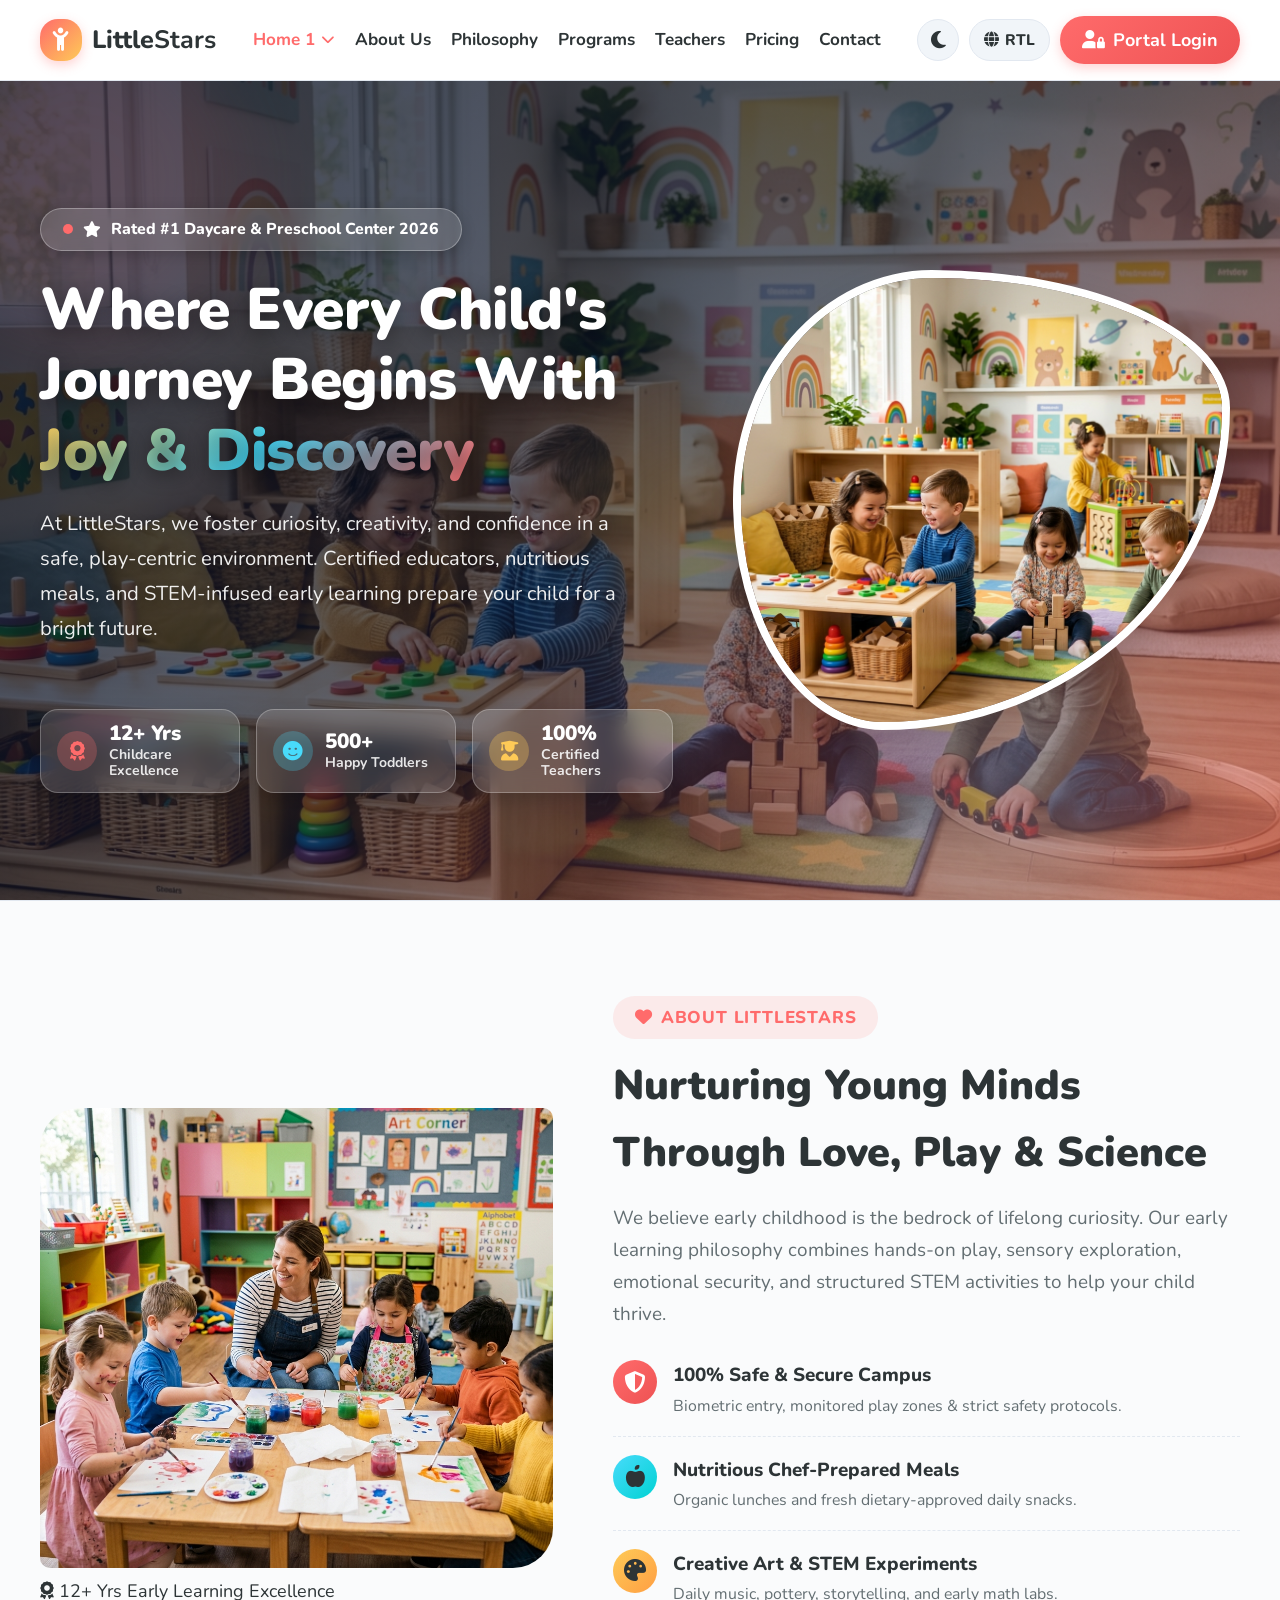
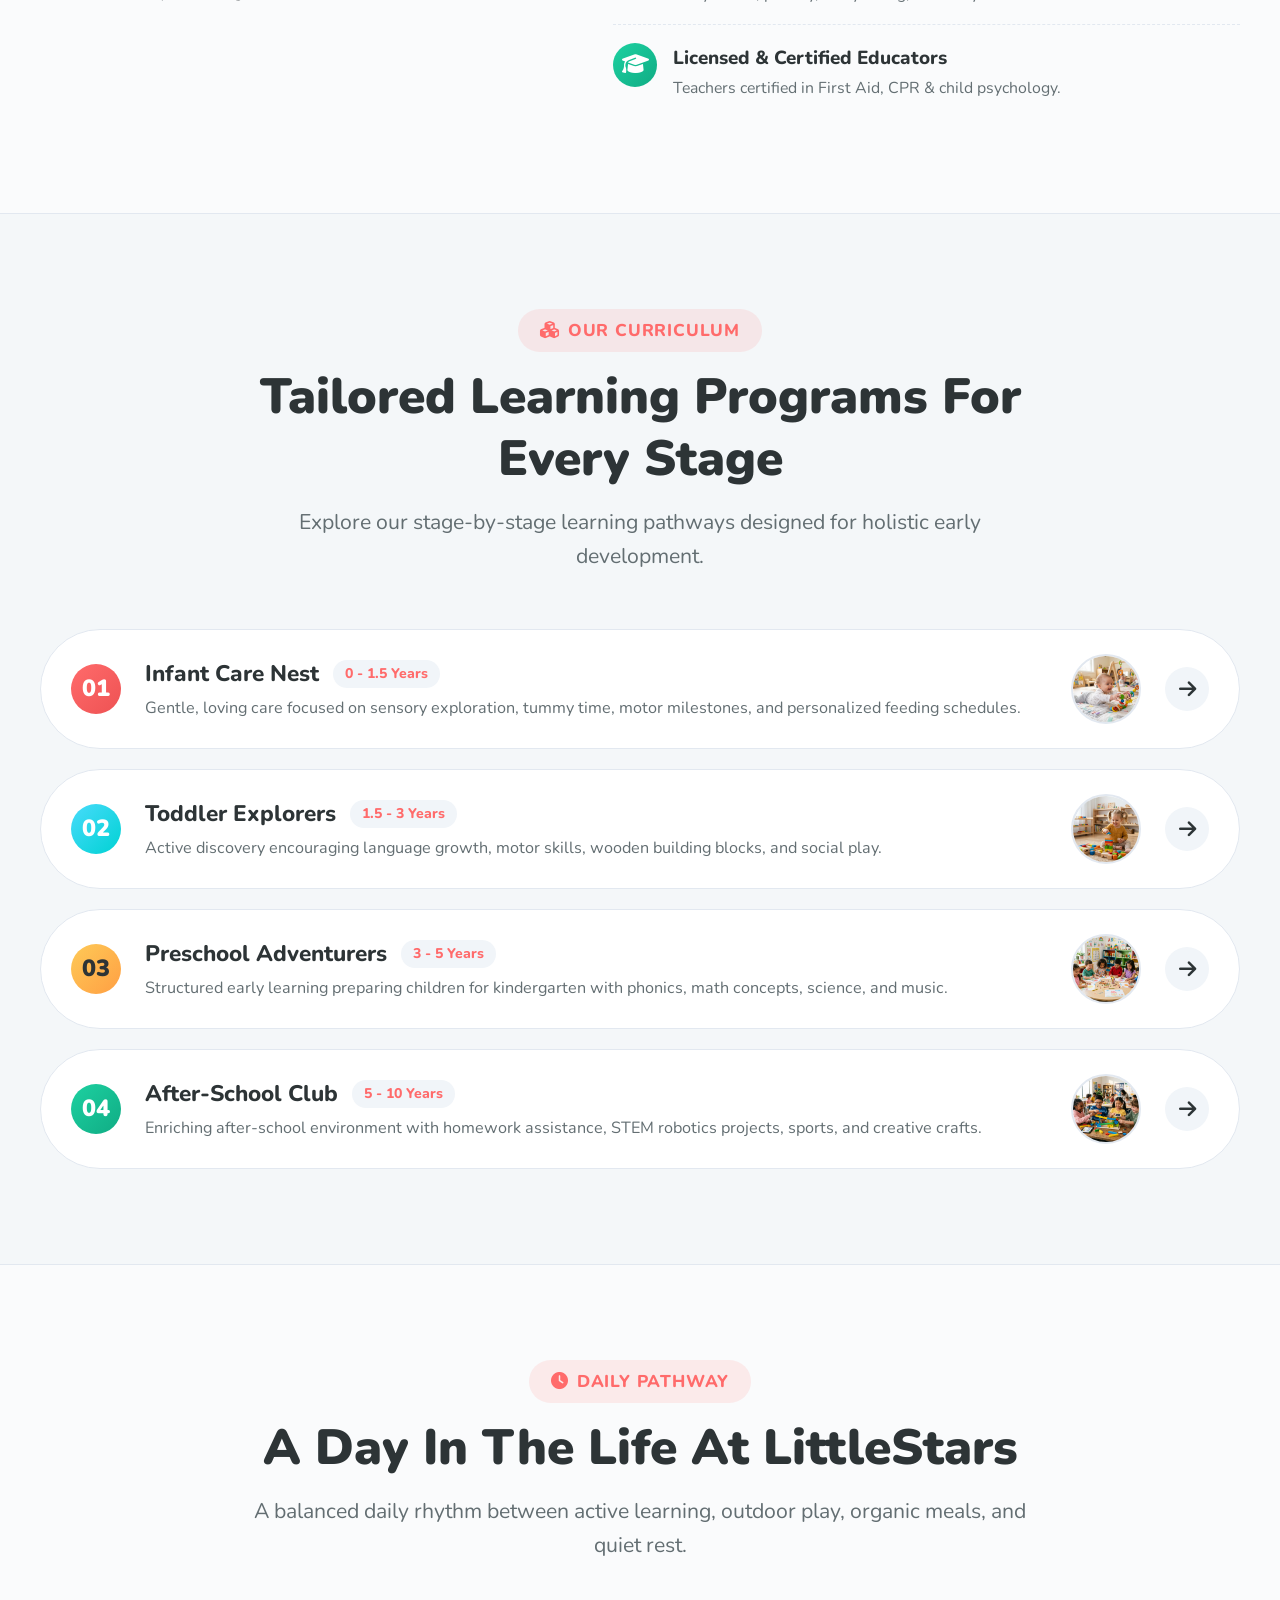
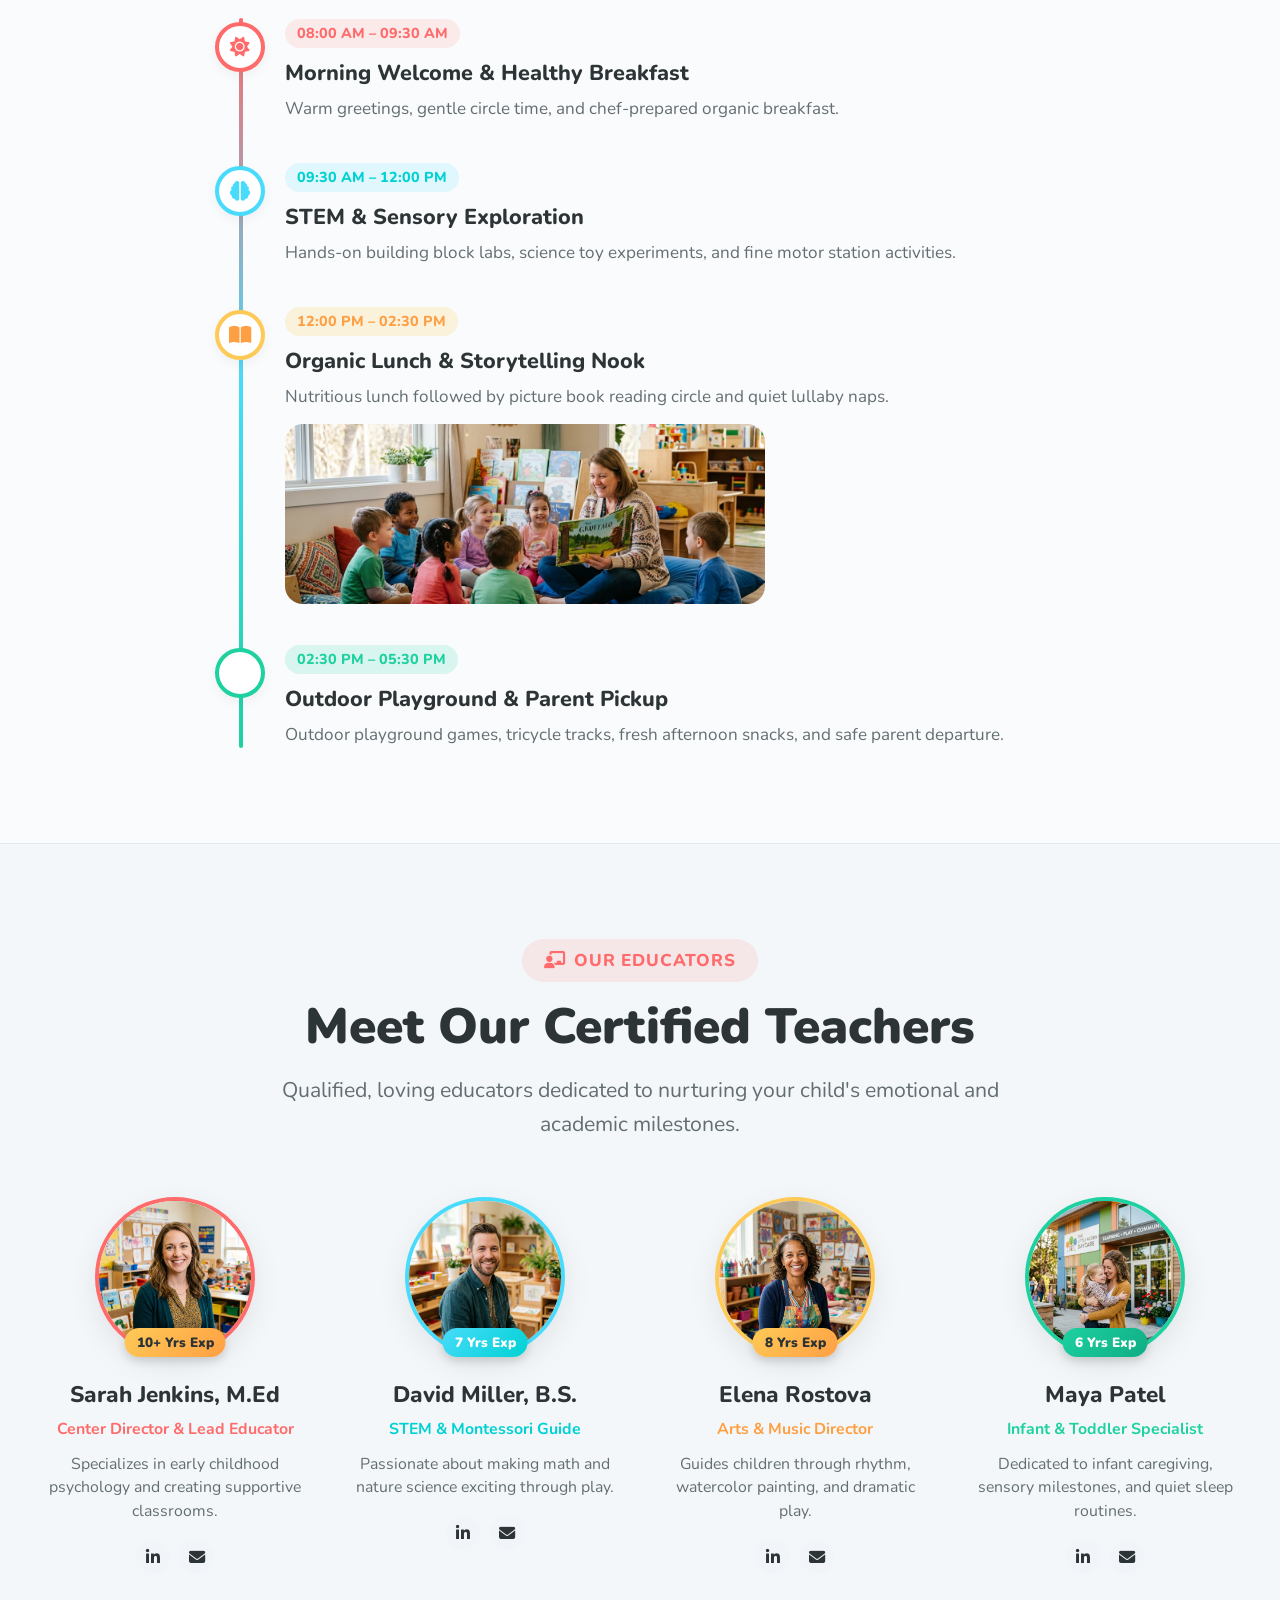
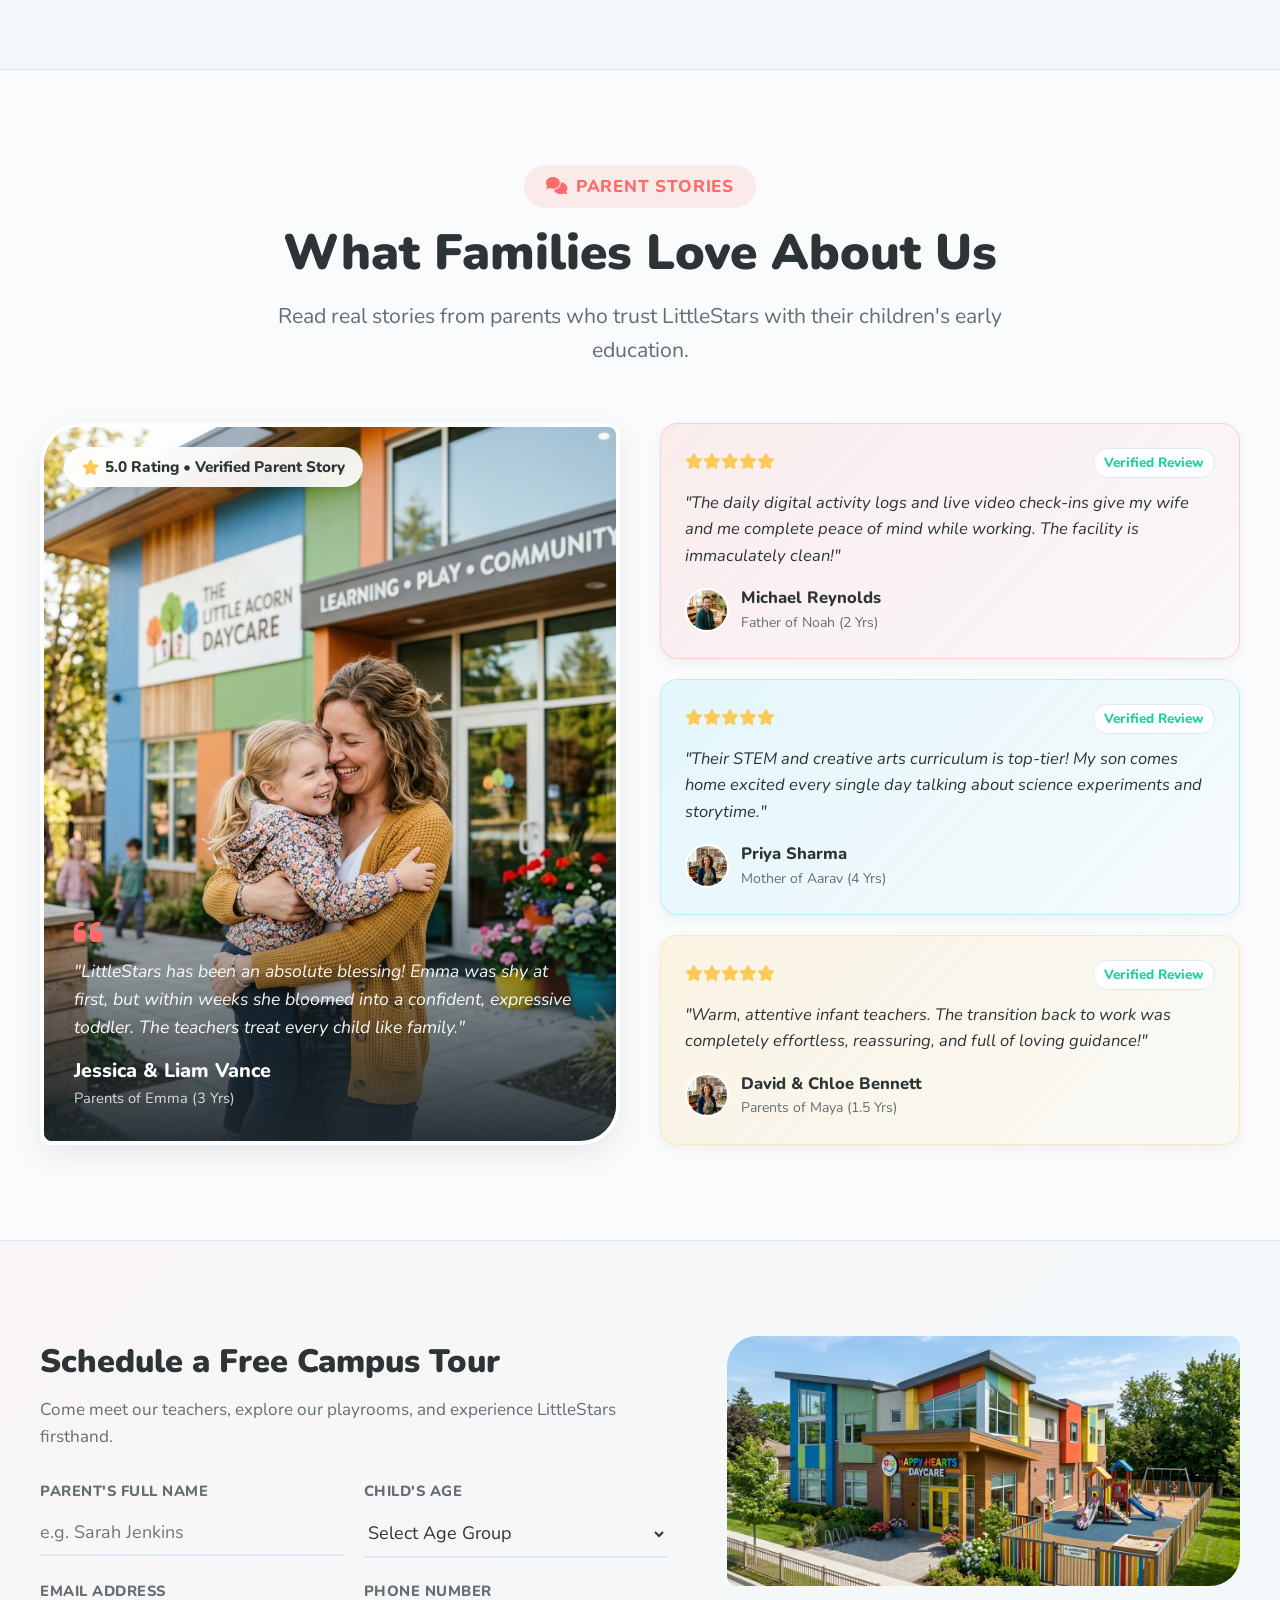
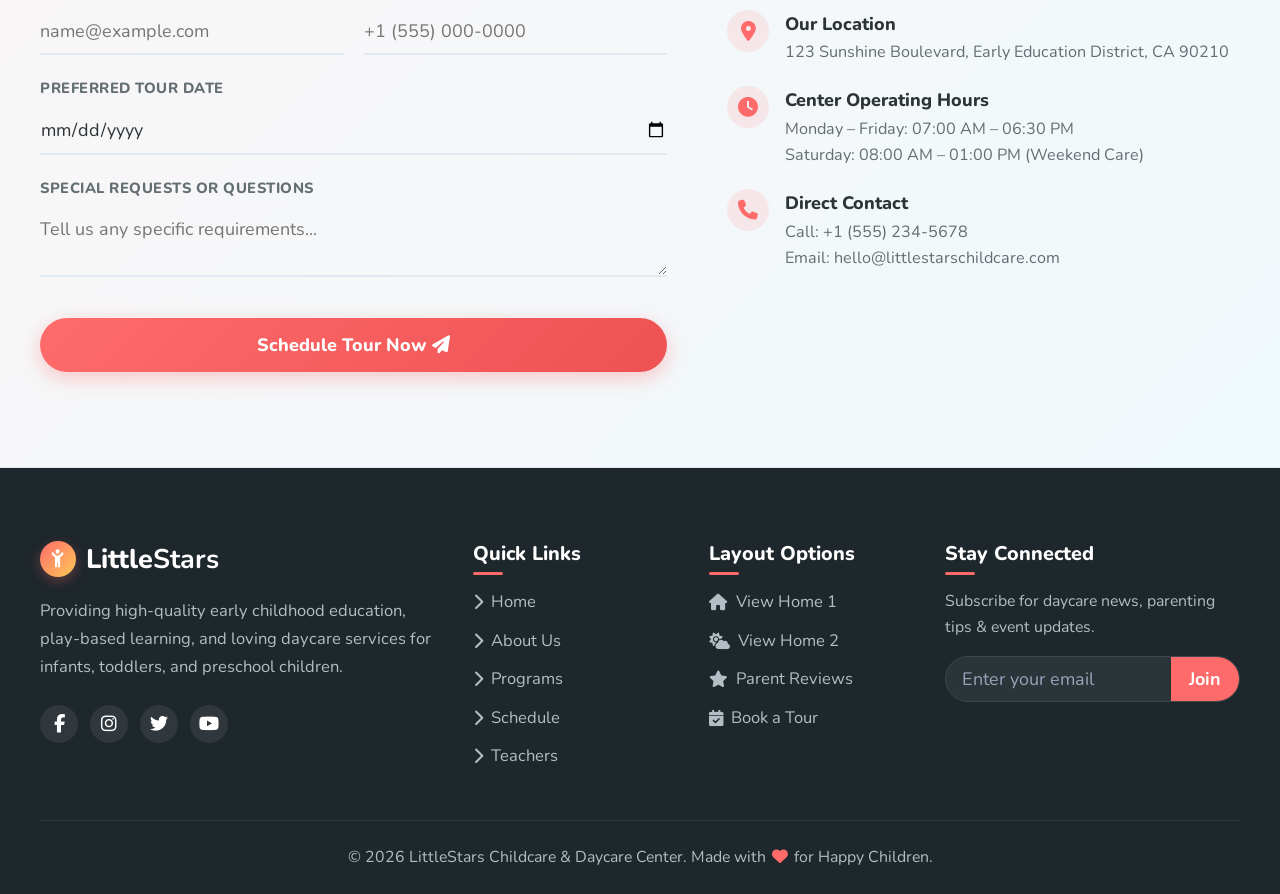
<file: index.html>
<!DOCTYPE html>
<html lang="en">
<head>
  <meta charset="UTF-8">
  <meta name="viewport" content="width=device-width, initial-scale=1.0">
  <title>LittleStars Childcare & Daycare Center - Nurturing Young Minds</title>
  <!-- Favicon -->
  <link rel="icon" type="image/svg+xml" href="favicon.svg">


  <!-- Font Awesome Icons -->
  <link rel="stylesheet" href="https://cdnjs.cloudflare.com/ajax/libs/font-awesome/6.4.0/css/all.min.css">

  <!-- Google Fonts - Nunito -->
  <link rel="preconnect" href="https://fonts.googleapis.com">
  <link rel="preconnect" href="https://fonts.gstatic.com" crossorigin>
  <link href="https://fonts.googleapis.com/css2?family=Nunito:wght@400;600;700;800;900&display=swap" rel="stylesheet">

  <!-- Stylesheet -->
  <link rel="stylesheet" href="style.css">
</head>
<body>

  <!-- ==========================================================================
       HEADER NAVBAR COMPONENT
       ========================================================================== -->
  <header class="header">
    <div class="container">
      <nav class="navbar">
        <!-- Brand Logo -->
        <a href="index.html" class="brand-logo">
          <div class="brand-icon">
            <i class="fa-solid fa-child-reaching"></i>
          </div>
          <span>Little<strong>Stars</strong></span>
        </a>

        <!-- Navigation Menu -->
        <ul class="nav-menu" id="nav-menu">
          <!-- Home Dropdown -->
          <li class="nav-item dropdown" id="home-dropdown">
            <a href="#" class="nav-link dropdown-toggle active">
              <span id="current-home-text">Home 1</span> <i class="fa-solid fa-chevron-down dropdown-icon"></i>
            </a>
            <ul class="dropdown-menu">
              <li class="dropdown-item">
                <a href="index.html" id="select-home1">
                  <i class="fa-solid fa-house"></i> Home 1 <span class="badge" id="badge-home1">Active</span>
                </a>
              </li>
              <li class="dropdown-item">
                <a href="home2.html" id="select-home2">
                  <i class="fa-solid fa-cloud-sun"></i> Home 2 <span class="badge" id="badge-home2" style="display:none;">Active</span>
                </a>
              </li>
            </ul>
          </li>

          <!-- Navigation Links -->
          <li class="nav-item"><a href="about.html" class="nav-link">About Us</a></li>
          <li class="nav-item"><a href="philosophy.html" class="nav-link">Philosophy</a></li>
          <li class="nav-item"><a href="programs.html" class="nav-link">Programs</a></li>
          <li class="nav-item"><a href="teachers.html" class="nav-link">Teachers</a></li>
          <li class="nav-item"><a href="pricing.html" class="nav-link">Pricing</a></li>
          <li class="nav-item"><a href="contact.html" class="nav-link">Contact</a></li>

          <!-- Mobile Utilities (Inside Hamburger Menu) -->
          <li class="nav-item nav-mobile-actions">
            <div class="mobile-actions-wrapper">
              <button class="icon-btn theme-toggle-btn" title="Toggle Dark/Light Mode">
                <i class="fa-solid fa-moon"></i>
              </button>
              <button class="icon-btn rtl-toggle-btn" title="Switch to RTL Mode">
                <i class="fa-solid fa-globe"></i>
                <span class="rtl-label">RTL</span>
              </button>
              <a href="login.html" class="btn-login login-btn">
                <i class="fa-solid fa-user-lock"></i>
                <span>Portal Login</span>
              </a>
            </div>
          </li>
        </ul>

        <!-- Right Side Utilities (Dark Mode, RTL, Login) -->
        <div class="nav-actions">
          <!-- Dark Mode Toggle Button -->
          <button class="icon-btn" id="theme-toggle-btn" title="Toggle Dark/Light Mode">
            <i class="fa-solid fa-moon"></i>
          </button>

          <!-- RTL Layout Switcher Button -->
          <button class="icon-btn rtl-toggle-btn" id="rtl-toggle-btn" title="Switch to RTL Mode">
            <i class="fa-solid fa-globe"></i>
            <span id="rtl-label">RTL</span>
          </button>

          <!-- Parent / Staff Portal Login Button -->
          <a href="login.html" class="btn-login" id="login-btn">
            <i class="fa-solid fa-user-lock"></i>
            <span>Portal Login</span>
          </a>

          <!-- Mobile Hamburger Toggle -->
          <button class="mobile-toggle" id="mobile-toggle-btn" aria-label="Toggle Navigation">
            <i class="fa-solid fa-bars"></i>
          </button>
        </div>
      </nav>
    </div>
  </header>

  <!-- ==========================================================================
       MAIN CONTENT CONTAINER
       ========================================================================== -->
  <main class="main-content">

    <!-- ==========================================================================
         SECTION 1: HERO BANNER (#hero) - FLUID OPEN SHOWCASE
         ========================================================================== -->
    <section class="hero-section" id="hero">
      <!-- Animated Background Decorative Floating Blobs -->
      <div class="hero-bg-shapes">
        <div class="hero-shape shape-1"></div>
        <div class="hero-shape shape-2"></div>
        <div class="hero-shape shape-3"></div>
      </div>

      <div class="container">
        <div class="hero-grid">
          <!-- Left Text Content Column -->
          <div class="hero-content">
            <div class="hero-badge">
              <span class="badge-pulse"></span>
              <i class="fa-solid fa-star"></i> Rated #1 Daycare & Preschool Center 2026
            </div>
            
            <h1 class="hero-title">
              Where Every Child's Journey Begins With <span class="gradient-text">Joy & Discovery</span>
            </h1>
            
            <p class="hero-desc">
              At LittleStars, we foster curiosity, creativity, and confidence in a safe, play-centric environment. Certified educators, nutritious meals, and STEM-infused early learning prepare your child for a bright future.
            </p>
            


            <!-- Enhanced Interactive Stats Bar -->
            <div class="hero-stats">
              <div class="stat-item">
                <div class="stat-icon-wrapper p-ic-1">
                  <i class="fa-solid fa-award"></i>
                </div>
                <div>
                  <h4>12+ Yrs</h4>
                  <p>Childcare Excellence</p>
                </div>
              </div>

              <div class="stat-item">
                <div class="stat-icon-wrapper p-ic-2">
                  <i class="fa-solid fa-face-smile"></i>
                </div>
                <div>
                  <h4>500+</h4>
                  <p>Happy Toddlers</p>
                </div>
              </div>

              <div class="stat-item">
                <div class="stat-icon-wrapper p-ic-3">
                  <i class="fa-solid fa-user-graduate"></i>
                </div>
                <div>
                  <h4>100%</h4>
                  <p>Certified Teachers</p>
                </div>
              </div>
            </div>
          </div>

          <!-- Right Organic Blob Media & Floating Badges Showcase -->
          <div class="hero-media">
            <div class="hero-blob-frame">
              <img src="images/hero_playground.jpg" alt="Children playing safely at LittleStars Daycare">
            </div>


          </div>
        </div>
      </div>
    </section>

    <!-- ==========================================================================
         SECTION 2: ABOUT US (#about) - OPEN ASYMMETRIC FLUID SPLIT
         ========================================================================== -->
    <section class="about-section" id="about">
      <div class="container">
        <div class="about-fluid-grid">
          <!-- Left Photo Showcase -->
          <div class="about-photo-wrapper">
            <img src="images/about_learning.jpg" alt="Teacher guiding toddlers in creative painting">
            <div class="experience-tag">
              <i class="fa-solid fa-award"></i> 12+ Yrs Early Learning Excellence
            </div>
          </div>

          <!-- Right Content Column -->
          <div class="about-text-column">
            <span class="section-tag"><i class="fa-solid fa-heart"></i> About LittleStars</span>
            <h2>Nurturing Young Minds Through Love, Play & Science</h2>
            <p>
              We believe early childhood is the bedrock of lifelong curiosity. Our early learning philosophy combines hands-on play, sensory exploration, emotional security, and structured STEM activities to help your child thrive.
            </p>

            <div class="pillar-list">
              <div class="pillar-row">
                <div class="pillar-circle-icon p-ic-1">
                  <i class="fa-solid fa-shield-halved"></i>
                </div>
                <div class="pillar-row-text">
                  <h4>100% Safe & Secure Campus</h4>
                  <p>Biometric entry, monitored play zones & strict safety protocols.</p>
                </div>
              </div>

              <div class="pillar-row">
                <div class="pillar-circle-icon p-ic-2">
                  <i class="fa-solid fa-apple-whole"></i>
                </div>
                <div class="pillar-row-text">
                  <h4>Nutritious Chef-Prepared Meals</h4>
                  <p>Organic lunches and fresh dietary-approved daily snacks.</p>
                </div>
              </div>

              <div class="pillar-row">
                <div class="pillar-circle-icon p-ic-3">
                  <i class="fa-solid fa-palette"></i>
                </div>
                <div class="pillar-row-text">
                  <h4>Creative Art & STEM Experiments</h4>
                  <p>Daily music, pottery, storytelling, and early math labs.</p>
                </div>
              </div>

              <div class="pillar-row">
                <div class="pillar-circle-icon p-ic-4">
                  <i class="fa-solid fa-graduation-cap"></i>
                </div>
                <div class="pillar-row-text">
                  <h4>Licensed & Certified Educators</h4>
                  <p>Teachers certified in First Aid, CPR & child psychology.</p>
                </div>
              </div>
            </div>
          </div>
        </div>
      </div>
    </section>

    <!-- ==========================================================================
         SECTION 3: EDUCATIONAL PROGRAMS (#programs) - HORIZONTAL RIBBON LIST
         ========================================================================== -->
    <section class="programs-section" id="programs">
      <div class="container">
        <div class="section-header">
          <span class="section-tag"><i class="fa-solid fa-cubes"></i> Our Curriculum</span>
          <h2 class="section-title">Tailored Learning Programs For Every Stage</h2>
          <p class="section-desc">
            Explore our stage-by-stage learning pathways designed for holistic early development.
          </p>
        </div>

        <div class="program-ribbon-list">
          <!-- Ribbon Row 1 -->
          <div class="program-ribbon-row">
            <div class="ribbon-number rn-1">01</div>
            <div class="ribbon-info">
              <div class="ribbon-title-wrap">
                <h3>Infant Care Nest</h3>
                <span class="ribbon-age">0 - 1.5 Years</span>
              </div>
              <p class="ribbon-desc">
                Gentle, loving care focused on sensory exploration, tummy time, motor milestones, and personalized feeding schedules.
              </p>
            </div>
            <img src="images/program_infant.jpg" alt="Infant Care Nest" class="ribbon-photo">
            <a href="contact.html" class="ribbon-action-btn" title="Enroll Infant">
              <i class="fa-solid fa-arrow-right"></i>
            </a>
          </div>

          <!-- Ribbon Row 2 -->
          <div class="program-ribbon-row">
            <div class="ribbon-number rn-2">02</div>
            <div class="ribbon-info">
              <div class="ribbon-title-wrap">
                <h3>Toddler Explorers</h3>
                <span class="ribbon-age">1.5 - 3 Years</span>
              </div>
              <p class="ribbon-desc">
                Active discovery encouraging language growth, motor skills, wooden building blocks, and social play.
              </p>
            </div>
            <img src="images/program_toddler.jpg" alt="Toddler Explorers" class="ribbon-photo">
            <a href="contact.html" class="ribbon-action-btn" title="Enroll Toddler">
              <i class="fa-solid fa-arrow-right"></i>
            </a>
          </div>

          <!-- Ribbon Row 3 -->
          <div class="program-ribbon-row">
            <div class="ribbon-number rn-3">03</div>
            <div class="ribbon-info">
              <div class="ribbon-title-wrap">
                <h3>Preschool Adventurers</h3>
                <span class="ribbon-age">3 - 5 Years</span>
              </div>
              <p class="ribbon-desc">
                Structured early learning preparing children for kindergarten with phonics, math concepts, science, and music.
              </p>
            </div>
            <img src="images/program_preschool.jpg" alt="Preschool Adventurers" class="ribbon-photo">
            <a href="contact.html" class="ribbon-action-btn" title="Enroll Preschooler">
              <i class="fa-solid fa-arrow-right"></i>
            </a>
          </div>

          <!-- Ribbon Row 4 -->
          <div class="program-ribbon-row">
            <div class="ribbon-number rn-4">04</div>
            <div class="ribbon-info">
              <div class="ribbon-title-wrap">
                <h3>After-School Club</h3>
                <span class="ribbon-age">5 - 10 Years</span>
              </div>
              <p class="ribbon-desc">
                Enriching after-school environment with homework assistance, STEM robotics projects, sports, and creative crafts.
              </p>
            </div>
            <img src="images/program_afterschool.jpg" alt="After-School Club" class="ribbon-photo">
            <a href="contact.html" class="ribbon-action-btn" title="Join After-School">
              <i class="fa-solid fa-arrow-right"></i>
            </a>
          </div>
        </div>
      </div>
    </section>

    <!-- ==========================================================================
         SECTION 4: DAILY SCHEDULE (#schedule) - CONTINUOUS VERTICAL SPINE TIMELINE
         ========================================================================== -->
    <section class="schedule-section" id="schedule">
      <div class="container">
        <div class="section-header">
          <span class="section-tag"><i class="fa-solid fa-clock"></i> Daily Pathway</span>
          <h2 class="section-title">A Day In The Life At LittleStars</h2>
          <p class="section-desc">
            A balanced daily rhythm between active learning, outdoor play, organic meals, and quiet rest.
          </p>
        </div>

        <div class="spine-timeline-wrapper">
          <div class="spine-line"></div>

          <!-- Spine Step 1 -->
          <div class="spine-item">
            <div class="spine-node">
              <i class="fa-solid fa-sun"></i>
            </div>
            <div class="spine-content-block">
              <span class="spine-time-tag">08:00 AM – 09:30 AM</span>
              <h4>Morning Welcome & Healthy Breakfast</h4>
              <p>Warm greetings, gentle circle time, and chef-prepared organic breakfast.</p>
            </div>
          </div>

          <!-- Spine Step 2 -->
          <div class="spine-item">
            <div class="spine-node" style="border-color: var(--secondary); color: var(--secondary);">
              <i class="fa-solid fa-brain"></i>
            </div>
            <div class="spine-content-block">
              <span class="spine-time-tag" style="background: rgba(72, 219, 251, 0.15); color: #00D2D3;">09:30 AM – 12:00 PM</span>
              <h4>STEM & Sensory Exploration</h4>
              <p>Hands-on building block labs, science toy experiments, and fine motor station activities.</p>
            </div>
          </div>

          <!-- Spine Step 3 -->
          <div class="spine-item">
            <div class="spine-node" style="border-color: var(--accent-yellow); color: #FF9F43;">
              <i class="fa-solid fa-book-open"></i>
            </div>
            <div class="spine-content-block">
              <span class="spine-time-tag" style="background: rgba(254, 202, 87, 0.2); color: #FF9F43;">12:00 PM – 02:30 PM</span>
              <h4>Organic Lunch & Storytelling Nook</h4>
              <p>Nutritious lunch followed by picture book reading circle and quiet lullaby naps.</p>
              <div class="spine-photo-preview">
                <img src="images/activity_storytime.jpg" alt="Kids reading picture book in storytime corner">
              </div>
            </div>
          </div>

          <!-- Spine Step 4 -->
          <div class="spine-item">
            <div class="spine-node" style="border-color: var(--accent-green); color: var(--accent-green);">
              <i class="fa-solid fa-child-rebounding"></i>
            </div>
            <div class="spine-content-block">
              <span class="spine-time-tag" style="background: rgba(29, 209, 161, 0.15); color: var(--accent-green);">02:30 PM – 05:30 PM</span>
              <h4>Outdoor Playground & Parent Pickup</h4>
              <p>Outdoor playground games, tricycle tracks, fresh afternoon snacks, and safe parent departure.</p>
            </div>
          </div>
        </div>
      </div>
    </section>

    <!-- ==========================================================================
         SECTION 5: CERTIFIED EDUCATORS (#teachers) - FLOATING AVATAR ORBIT
         ========================================================================== -->
    <section class="teachers-section" id="teachers">
      <div class="container">
        <div class="section-header">
          <span class="section-tag"><i class="fa-solid fa-chalkboard-user"></i> Our Educators</span>
          <h2 class="section-title">Meet Our Certified Teachers</h2>
          <p class="section-desc">
            Qualified, loving educators dedicated to nurturing your child's emotional and academic milestones.
          </p>
        </div>

        <div class="avatar-orbit-grid">
          <!-- Member 1 -->
          <div class="orbit-member">
            <div class="orbit-photo-box">
              <img src="images/teacher_sarah.jpg" alt="Sarah Jenkins" class="orbit-photo">
              <span class="experience-chip">10+ Yrs Exp</span>
            </div>
            <h3 class="teacher-name">Sarah Jenkins, M.Ed</h3>
            <p class="teacher-role">Center Director & Lead Educator</p>
            <p class="teacher-bio">Specializes in early childhood psychology and creating supportive classrooms.</p>
            <div class="teacher-socials">
              <a href="#" class="teacher-social-link" title="LinkedIn"><i class="fa-brands fa-linkedin-in"></i></a>
              <a href="#" class="teacher-social-link" title="Email"><i class="fa-solid fa-envelope"></i></a>
            </div>
          </div>

          <!-- Member 2 -->
          <div class="orbit-member">
            <div class="orbit-photo-box">
              <img src="images/teacher_david.jpg" alt="David Miller" class="orbit-photo" style="border-color: var(--secondary);">
              <span class="experience-chip" style="background: linear-gradient(135deg, var(--secondary), #00D2D3); color:#fff;">7 Yrs Exp</span>
            </div>
            <h3 class="teacher-name">David Miller, B.S.</h3>
            <p class="teacher-role" style="color: #00D2D3;">STEM & Montessori Guide</p>
            <p class="teacher-bio">Passionate about making math and nature science exciting through play.</p>
            <div class="teacher-socials">
              <a href="#" class="teacher-social-link" title="LinkedIn"><i class="fa-brands fa-linkedin-in"></i></a>
              <a href="#" class="teacher-social-link" title="Email"><i class="fa-solid fa-envelope"></i></a>
            </div>
          </div>

          <!-- Member 3 -->
          <div class="orbit-member">
            <div class="orbit-photo-box">
              <img src="images/teacher_elena.jpg" alt="Elena Rostova" class="orbit-photo" style="border-color: var(--accent-yellow);">
              <span class="experience-chip">8 Yrs Exp</span>
            </div>
            <h3 class="teacher-name">Elena Rostova</h3>
            <p class="teacher-role" style="color: #FF9F43;">Arts & Music Director</p>
            <p class="teacher-bio">Guides children through rhythm, watercolor painting, and dramatic play.</p>
            <div class="teacher-socials">
              <a href="#" class="teacher-social-link" title="LinkedIn"><i class="fa-brands fa-linkedin-in"></i></a>
              <a href="#" class="teacher-social-link" title="Email"><i class="fa-solid fa-envelope"></i></a>
            </div>
          </div>

          <!-- Member 4 -->
          <div class="orbit-member">
            <div class="orbit-photo-box">
              <img src="images/teacher_maya.jpg" alt="Maya Patel" class="orbit-photo" style="border-color: var(--accent-green);">
              <span class="experience-chip" style="background: linear-gradient(135deg, var(--accent-green), #10AC84); color:#fff;">6 Yrs Exp</span>
            </div>
            <h3 class="teacher-name">Maya Patel</h3>
            <p class="teacher-role" style="color: var(--accent-green);">Infant & Toddler Specialist</p>
            <p class="teacher-bio">Dedicated to infant caregiving, sensory milestones, and quiet sleep routines.</p>
            <div class="teacher-socials">
              <a href="#" class="teacher-social-link" title="LinkedIn"><i class="fa-brands fa-linkedin-in"></i></a>
              <a href="#" class="teacher-social-link" title="Email"><i class="fa-solid fa-envelope"></i></a>
            </div>
          </div>
        </div>
      </div>
    </section>

    <!-- ==========================================================================
         SECTION 6: PARENTS' TESTIMONIALS (#testimonials) - PARENT STORYTELLING HUB
         ========================================================================== -->
    <section class="testimonials-section" id="testimonials">
      <div class="container">
        <div class="section-header">
          <span class="section-tag"><i class="fa-solid fa-comments"></i> Parent Stories</span>
          <h2 class="section-title">What Families Love About Us</h2>
          <p class="section-desc">
            Read real stories from parents who trust LittleStars with their children's early education.
          </p>
        </div>

        <div class="storytelling-hub-grid">
          <!-- Left Column: Hero Parent Feature Frame -->
          <div class="parent-hero-frame">
            <div class="parent-hero-img-box">
              <img src="images/parent_review.jpg" alt="Jessica & Liam Vance - Parents at LittleStars">
              <div class="parent-top-rating-badge">
                <i class="fa-solid fa-star"></i> 5.0 Rating • Verified Parent Story
              </div>
              <div class="parent-hero-quote-box">
                <i class="fa-solid fa-quote-left quote-mini-ic"></i>
                <p class="parent-quote-body">
                  "LittleStars has been an absolute blessing! Emma was shy at first, but within weeks she bloomed into a confident, expressive toddler. The teachers treat every child like family."
                </p>
                <div class="parent-hero-author">
                  <h4>Jessica & Liam Vance</h4>
                  <p>Parents of Emma (3 Yrs)</p>
                </div>
              </div>
            </div>
          </div>

          <!-- Right Column: 3 Pastel Feedback Cards -->
          <div class="feedback-cards-stack">
            <!-- Feedback Card 1 -->
            <div class="feedback-card fb-card-coral">
              <div class="fb-card-header">
                <div class="fb-stars">
                  <i class="fa-solid fa-star"></i><i class="fa-solid fa-star"></i><i class="fa-solid fa-star"></i><i class="fa-solid fa-star"></i><i class="fa-solid fa-star"></i>
                </div>
                <span class="fb-verified-tag">Verified Review</span>
              </div>
              <p class="fb-quote-text">
                "The daily digital activity logs and live video check-ins give my wife and me complete peace of mind while working. The facility is immaculately clean!"
              </p>
              <div class="fb-author-row">
                <img src="images/parent_michael.jpg" alt="Michael Reynolds" class="fb-author-img">
                <div class="fb-author-info">
                  <h5>Michael Reynolds</h5>
                  <p>Father of Noah (2 Yrs)</p>
                </div>
              </div>
            </div>

            <!-- Feedback Card 2 -->
            <div class="feedback-card fb-card-blue">
              <div class="fb-card-header">
                <div class="fb-stars">
                  <i class="fa-solid fa-star"></i><i class="fa-solid fa-star"></i><i class="fa-solid fa-star"></i><i class="fa-solid fa-star"></i><i class="fa-solid fa-star"></i>
                </div>
                <span class="fb-verified-tag">Verified Review</span>
              </div>
              <p class="fb-quote-text">
                "Their STEM and creative arts curriculum is top-tier! My son comes home excited every single day talking about science experiments and storytime."
              </p>
              <div class="fb-author-row">
                <img src="images/parent_priya.jpg" alt="Priya Sharma" class="fb-author-img">
                <div class="fb-author-info">
                  <h5>Priya Sharma</h5>
                  <p>Mother of Aarav (4 Yrs)</p>
                </div>
              </div>
            </div>

            <!-- Feedback Card 3 -->
            <div class="feedback-card fb-card-yellow">
              <div class="fb-card-header">
                <div class="fb-stars">
                  <i class="fa-solid fa-star"></i><i class="fa-solid fa-star"></i><i class="fa-solid fa-star"></i><i class="fa-solid fa-star"></i><i class="fa-solid fa-star"></i>
                </div>
                <span class="fb-verified-tag">Verified Review</span>
              </div>
              <p class="fb-quote-text">
                "Warm, attentive infant teachers. The transition back to work was completely effortless, reassuring, and full of loving guidance!"
              </p>
              <div class="fb-author-row">
                <img src="images/parent_chloe_avatar.jpg" alt="Chloe Bennett" class="fb-author-img">
                <div class="fb-author-info">
                  <h5>David & Chloe Bennett</h5>
                  <p>Parents of Maya (1.5 Yrs)</p>
                </div>
              </div>
            </div>
          </div>
        </div>
      </div>
    </section>

    <!-- ==========================================================================
         SECTION 7: BOOK A TOUR & CONTACT (#contact) - BORDERLESS FORM & OPEN INFO
         ========================================================================== -->
    <section class="contact-section" id="contact">
      <div class="container">
        <div class="contact-grid">
          <!-- Left Underline Form Column -->
          <div class="borderless-form-column">
            <h3>Schedule a Free Campus Tour</h3>
            <p>Come meet our teachers, explore our playrooms, and experience LittleStars firsthand.</p>

            <form class="tour-form-clean" onsubmit="event.preventDefault(); alert('Thank you! Your campus tour request has been received.');">
              <div class="form-row">
                <div class="form-field-underline">
                  <label for="parent-name">Parent's Full Name</label>
                  <input type="text" id="parent-name" placeholder="e.g. Sarah Jenkins" required>
                </div>
                <div class="form-field-underline">
                  <label for="child-age">Child's Age</label>
                  <select id="child-age" required>
                    <option value="">Select Age Group</option>
                    <option value="infant">Infant (0-18 months)</option>
                    <option value="toddler">Toddler (1.5-3 years)</option>
                    <option value="preschool">Preschool (3-5 years)</option>
                    <option value="afterschool">After School (5-10 years)</option>
                  </select>
                </div>
              </div>

              <div class="form-row">
                <div class="form-field-underline">
                  <label for="contact-email">Email Address</label>
                  <input type="email" id="contact-email" placeholder="name@example.com" required>
                </div>
                <div class="form-field-underline">
                  <label for="contact-phone">Phone Number</label>
                  <input type="tel" id="contact-phone" placeholder="+1 (555) 000-0000" required>
                </div>
              </div>

              <div class="form-field-underline">
                <label for="tour-date">Preferred Tour Date</label>
                <input type="date" id="tour-date" required>
              </div>

              <div class="form-field-underline">
                <label for="tour-notes">Special Requests or Questions</label>
                <textarea id="tour-notes" rows="2" placeholder="Tell us any specific requirements..."></textarea>
              </div>

              <button type="submit" class="btn-submit-tour">
                Schedule Tour Now <i class="fa-solid fa-paper-plane"></i>
              </button>
            </form>
          </div>

          <!-- Right Open Facility Info Column -->
          <div class="open-facility-column">
            <img src="images/daycare_facility.jpg" alt="LittleStars Daycare Center exterior building" class="facility-open-photo">

            <div class="facility-open-info">
              <div class="facility-info-row">
                <i class="fa-solid fa-location-dot"></i>
                <div>
                  <h5>Our Location</h5>
                  <p>123 Sunshine Boulevard, Early Education District, CA 90210</p>
                </div>
              </div>

              <div class="facility-info-row">
                <i class="fa-solid fa-clock"></i>
                <div>
                  <h5>Center Operating Hours</h5>
                  <p>Monday – Friday: 07:00 AM – 06:30 PM<br>Saturday: 08:00 AM – 01:00 PM (Weekend Care)</p>
                </div>
              </div>

              <div class="facility-info-row">
                <i class="fa-solid fa-phone"></i>
                <div>
                  <h5>Direct Contact</h5>
                  <p>Call: +1 (555) 234-5678<br>Email: hello@littlestarschildcare.com</p>
                </div>
              </div>
            </div>
          </div>
        </div>
      </div>
    </section>

  </main>

  <!-- ==========================================================================
       FOOTER COMPONENT
       ========================================================================== -->
  <footer class="footer">
    <div class="container">
      <div class="footer-grid">
        <!-- Brand Column -->
        <div class="footer-brand">
          <div class="brand-title">
            <div class="brand-icon" style="width:36px; height:36px; font-size:1rem;">
              <i class="fa-solid fa-child-reaching"></i>
            </div>
            <span>Little<strong>Stars</strong></span>
          </div>
          <p>
            Providing high-quality early childhood education, play-based learning, and loving daycare services for infants, toddlers, and preschool children.
          </p>
          <div class="footer-socials">
            <a href="#" class="social-link" title="Facebook"><i class="fa-brands fa-facebook-f"></i></a>
            <a href="#" class="social-link" title="Instagram"><i class="fa-brands fa-instagram"></i></a>
            <a href="#" class="social-link" title="Twitter"><i class="fa-brands fa-twitter"></i></a>
            <a href="#" class="social-link" title="YouTube"><i class="fa-brands fa-youtube"></i></a>
          </div>
        </div>

        <!-- Quick Links -->
        <div class="footer-column">
          <h4>Quick Links</h4>
          <ul class="footer-links">
            <li><a href="#hero"><i class="fa-solid fa-chevron-right"></i> Home</a></li>
            <li><a href="about.html"><i class="fa-solid fa-chevron-right"></i> About Us</a></li>
            <li><a href="programs.html"><i class="fa-solid fa-chevron-right"></i> Programs</a></li>
            <li><a href="#schedule"><i class="fa-solid fa-chevron-right"></i> Schedule</a></li>
            <li><a href="teachers.html"><i class="fa-solid fa-chevron-right"></i> Teachers</a></li>
          </ul>
        </div>

        <!-- Home Options Selection -->
        <div class="footer-column">
          <h4>Layout Options</h4>
          <ul class="footer-links">
            <li><a href="index.html" id="footer-link-home1"><i class="fa-solid fa-house"></i> View Home 1</a></li>
            <li><a href="home2.html" id="footer-link-home2"><i class="fa-solid fa-cloud-sun"></i> View Home 2</a></li>
            <li><a href="#testimonials"><i class="fa-solid fa-star"></i> Parent Reviews</a></li>
            <li><a href="contact.html"><i class="fa-solid fa-calendar-check"></i> Book a Tour</a></li>
          </ul>
        </div>

        <!-- Newsletter & Contact -->
        <div class="footer-column">
          <h4>Stay Connected</h4>
          <p style="font-size:0.88rem; margin-bottom:12px;">Subscribe for daycare news, parenting tips & event updates.</p>
          <form class="newsletter-form" onsubmit="event.preventDefault(); alert('Subscribed to newsletter!');">
            <input type="email" placeholder="Enter your email" required>
            <button type="submit">Join</button>
          </form>
        </div>
      </div>

      <div class="footer-bottom">
        <p>© 2026 LittleStars Childcare & Daycare Center. Made with <i class="fa-solid fa-heart"></i> for Happy Children.</p>
      </div>
    </div>
  </footer>

  <!-- ==========================================================================
       LOGIN MODAL COMPONENT
       ========================================================================== -->
  <div class="modal-overlay" id="login-modal">
    <div class="modal-card">
      <div class="modal-header">
        <h3 class="modal-title" id="modal-tab-title">Parent Portal Login</h3>
        <button class="close-modal" id="close-modal-btn" title="Close Modal">
          <i class="fa-solid fa-xmark"></i>
        </button>
      </div>

      <div class="modal-tabs">
        <button class="modal-tab-btn active" id="tab-parent">Parent Portal</button>
        <button class="modal-tab-btn" id="tab-staff">Staff Portal</button>
      </div>

      <div class="modal-body">
        <form onsubmit="event.preventDefault(); alert('Logging in...');">
          <div class="form-group">
            <label for="login-email">Email or Username</label>
            <div class="input-with-icon">
              <i class="fa-solid fa-envelope"></i>
              <input type="email" id="login-email" placeholder="Enter your email" required>
            </div>
          </div>

          <div class="form-group">
            <label for="login-password">Password</label>
            <div class="input-with-icon">
              <i class="fa-solid fa-lock"></i>
              <input type="password" id="login-password" placeholder="••••••••" required>
            </div>
          </div>

          <div class="form-options">
            <label>
              <input type="checkbox"> Remember me
            </label>
            <a href="#" class="forgot-link">Forgot password?</a>
          </div>

          <button type="submit" class="btn-submit-login">Sign In</button>
        </form>
      </div>
    </div>
  </div>

  <!-- JavaScript -->
  <script src="script.js"></script>
</body>
</html>
</file>
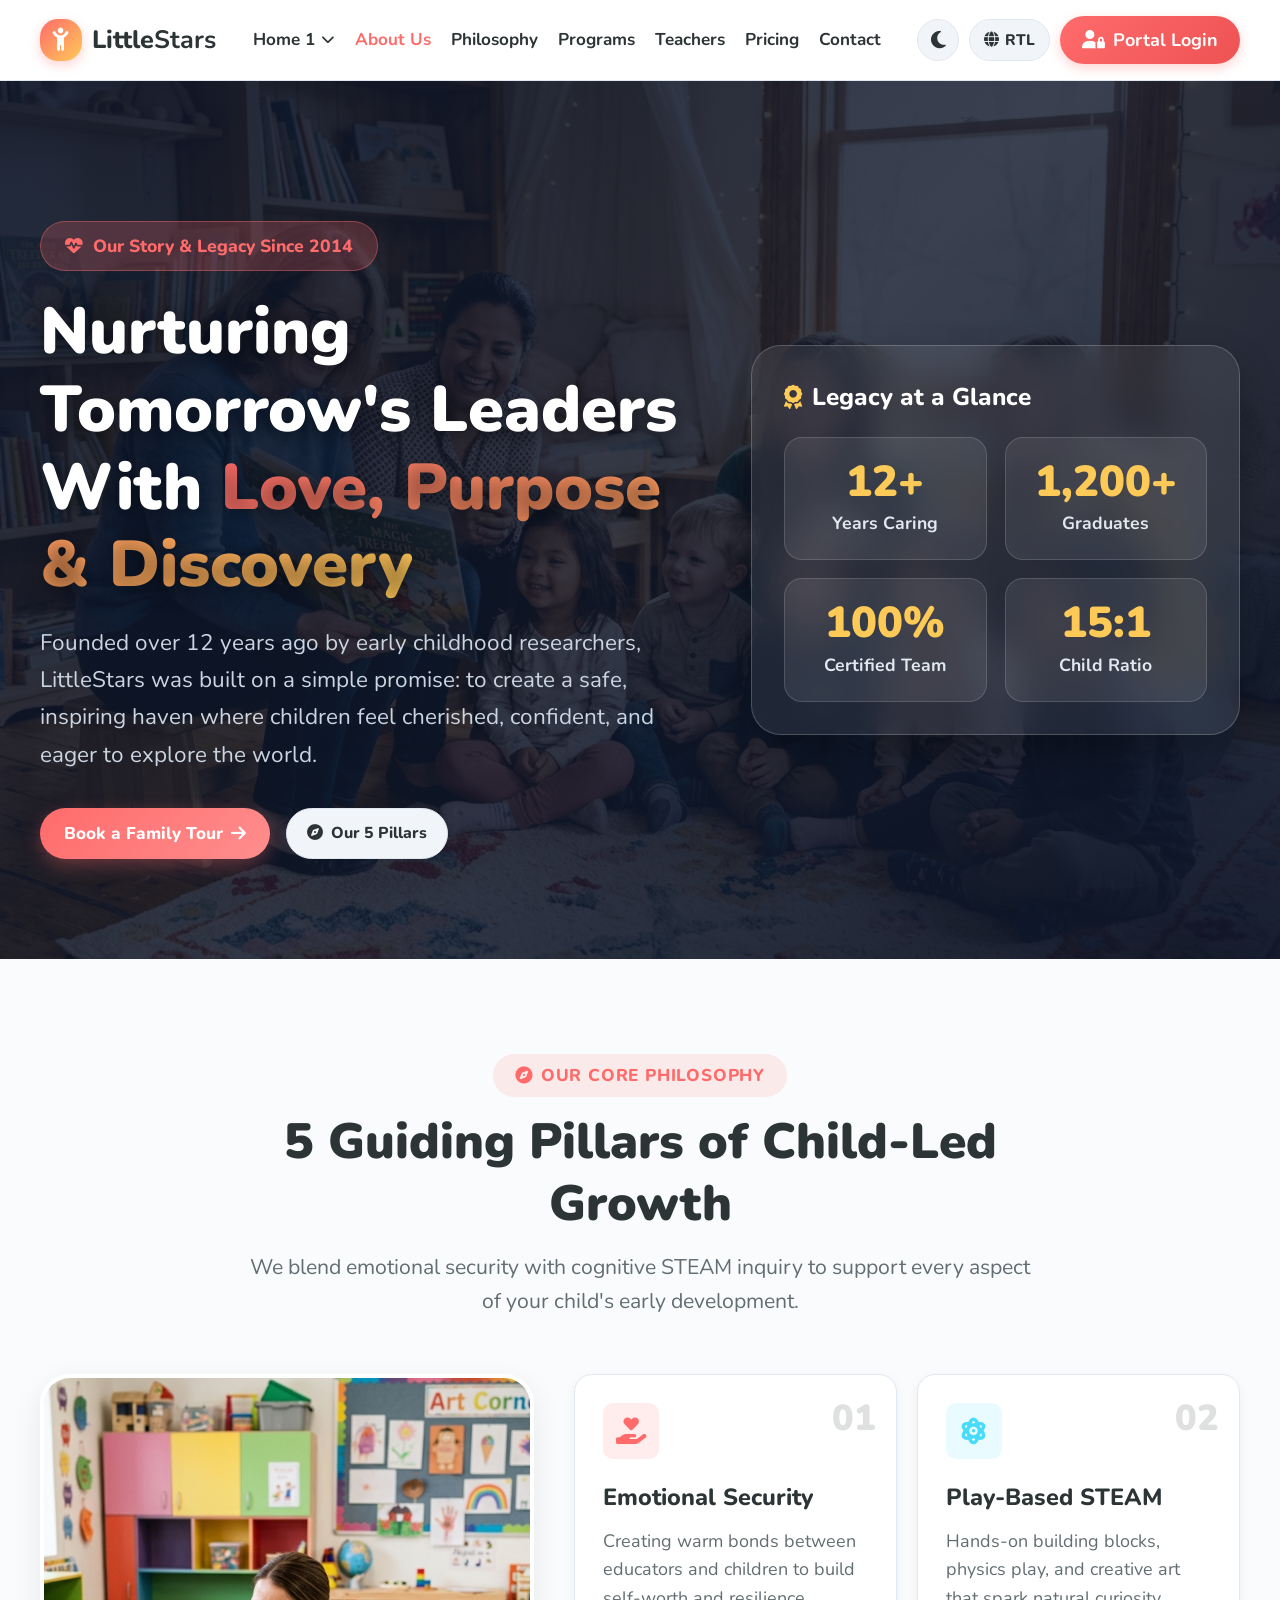
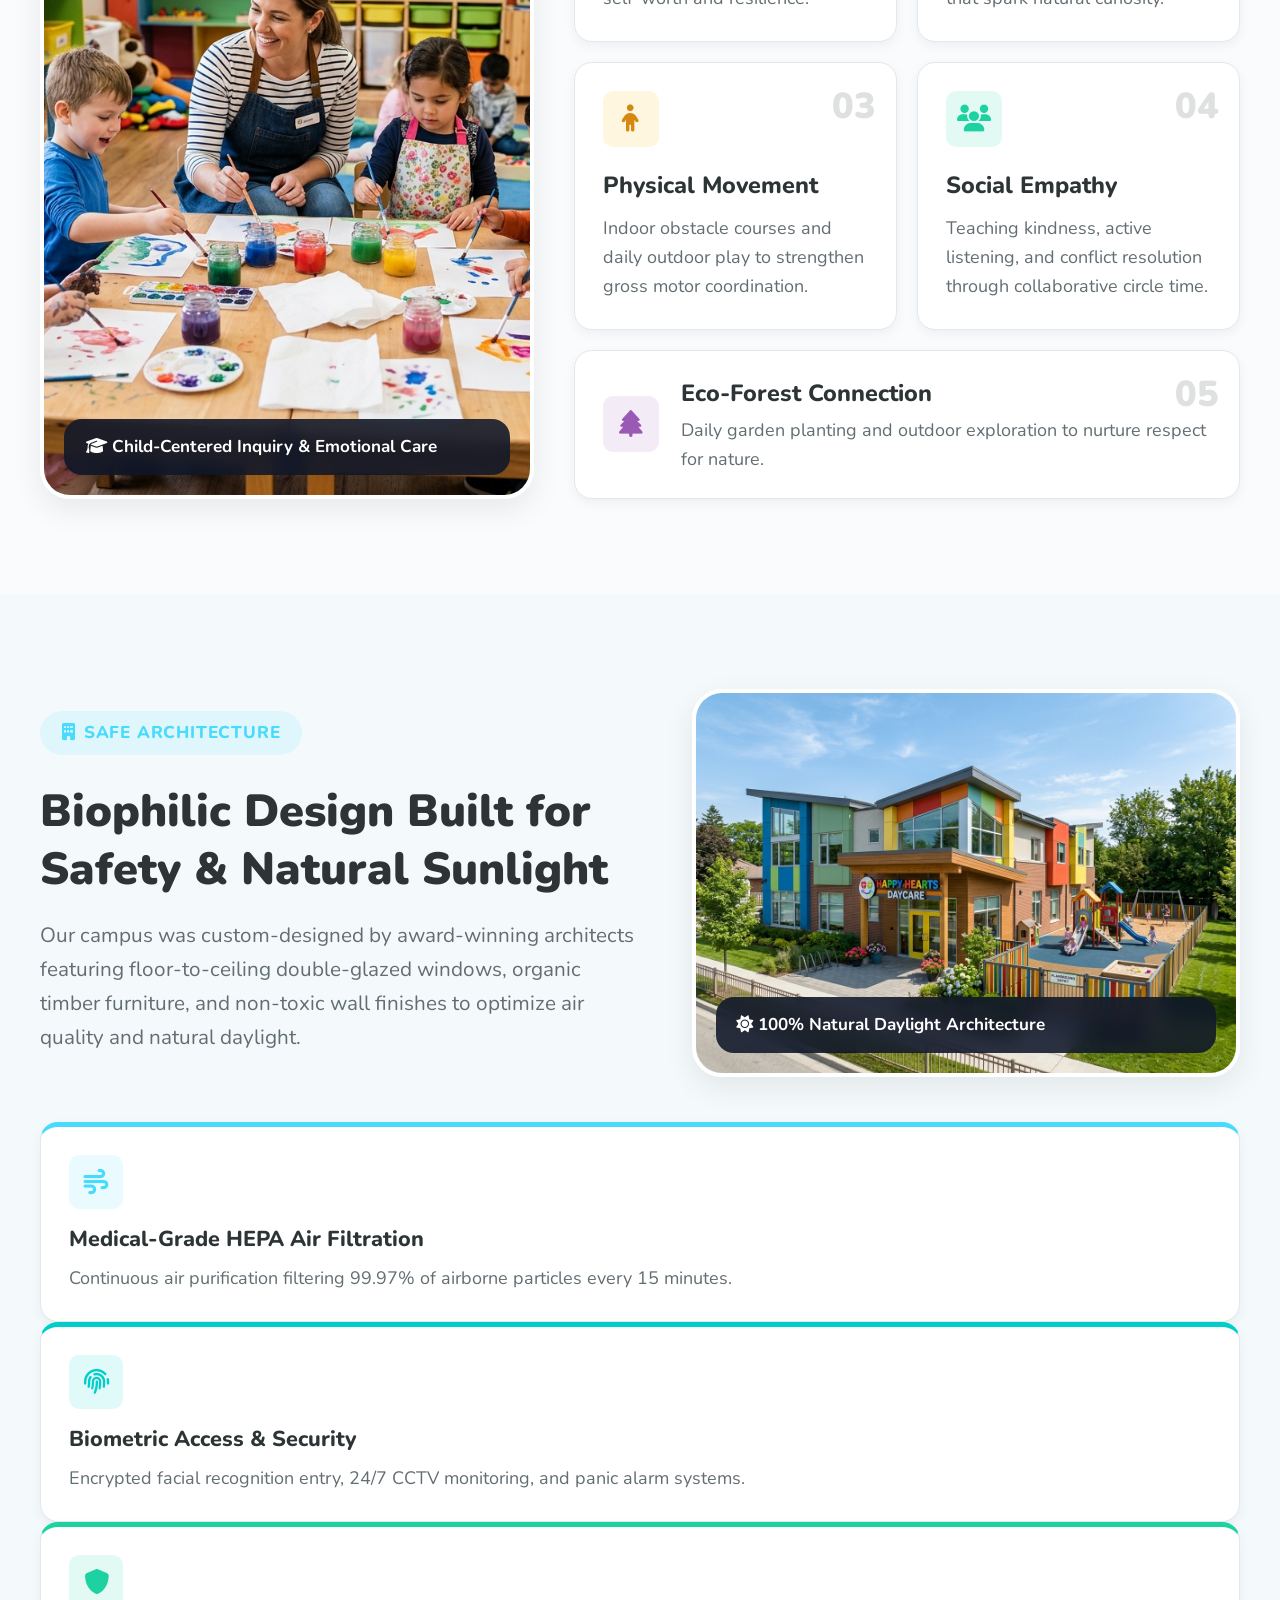
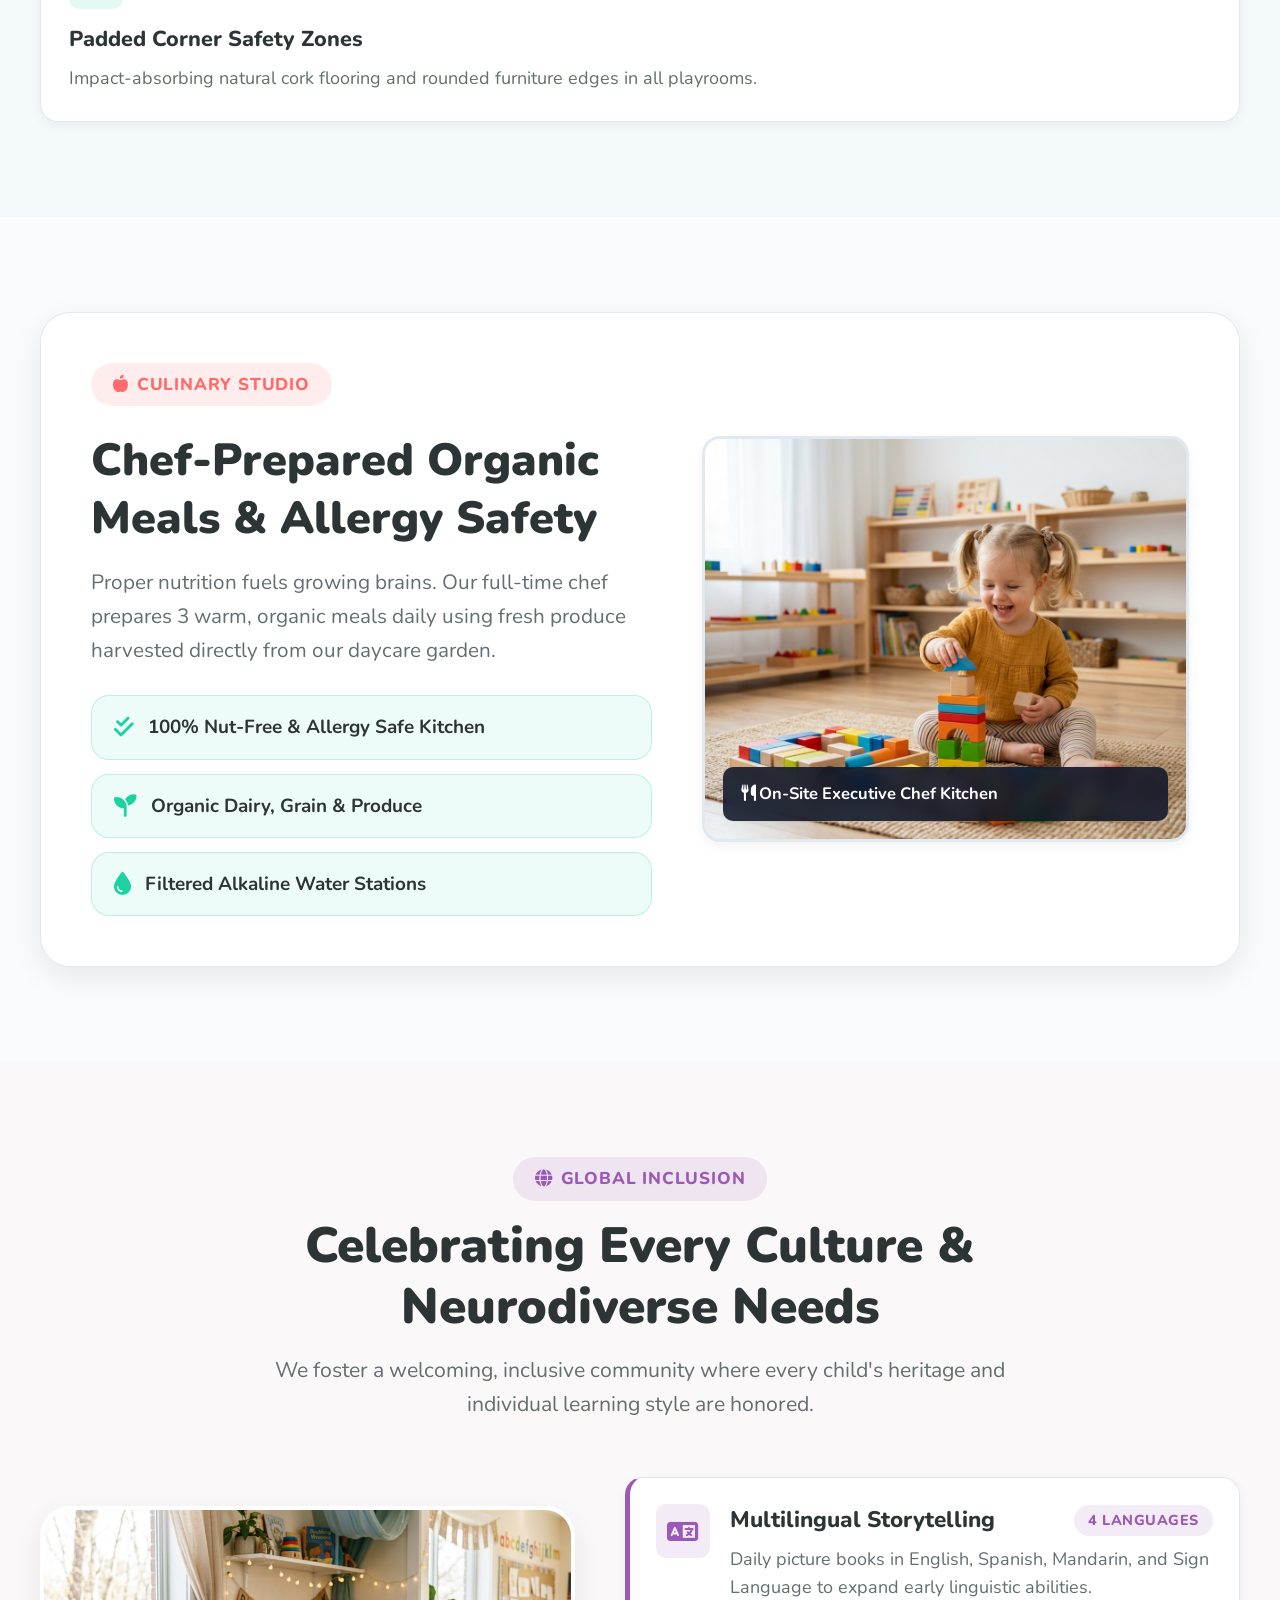
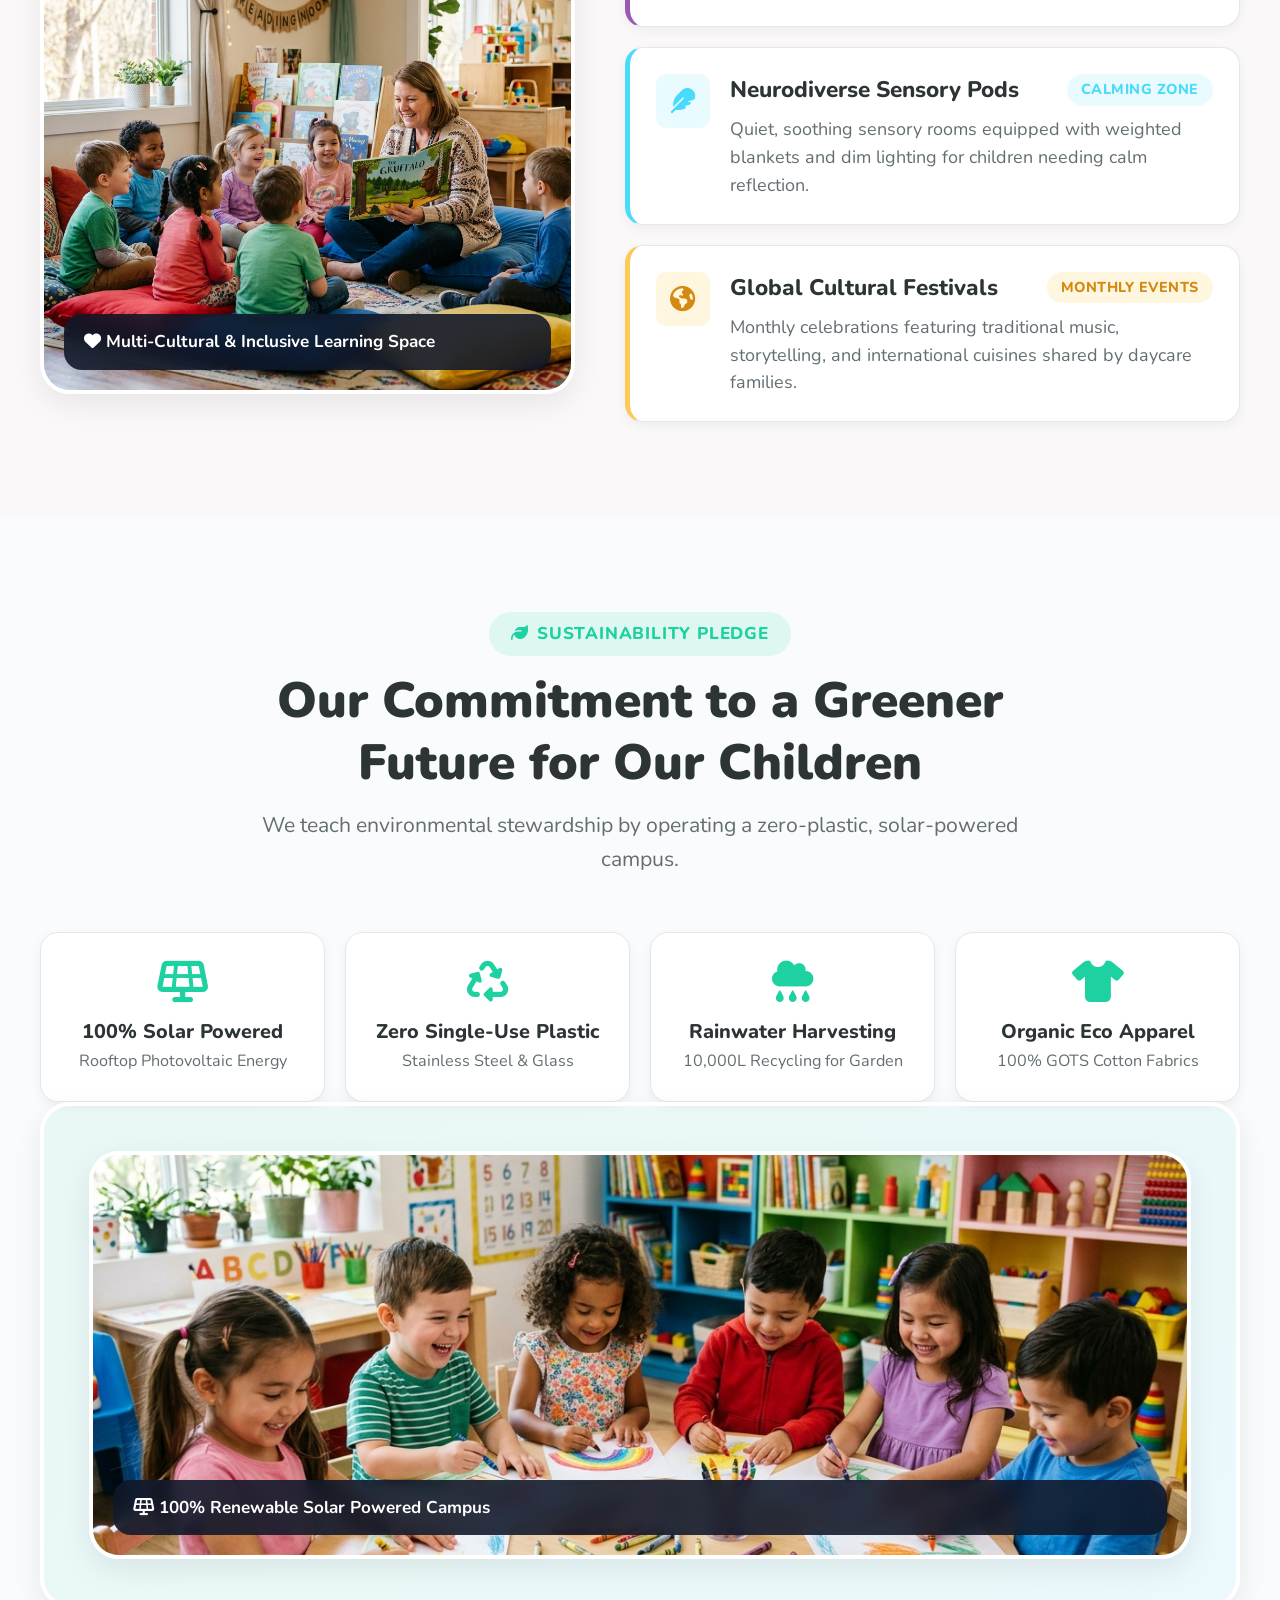
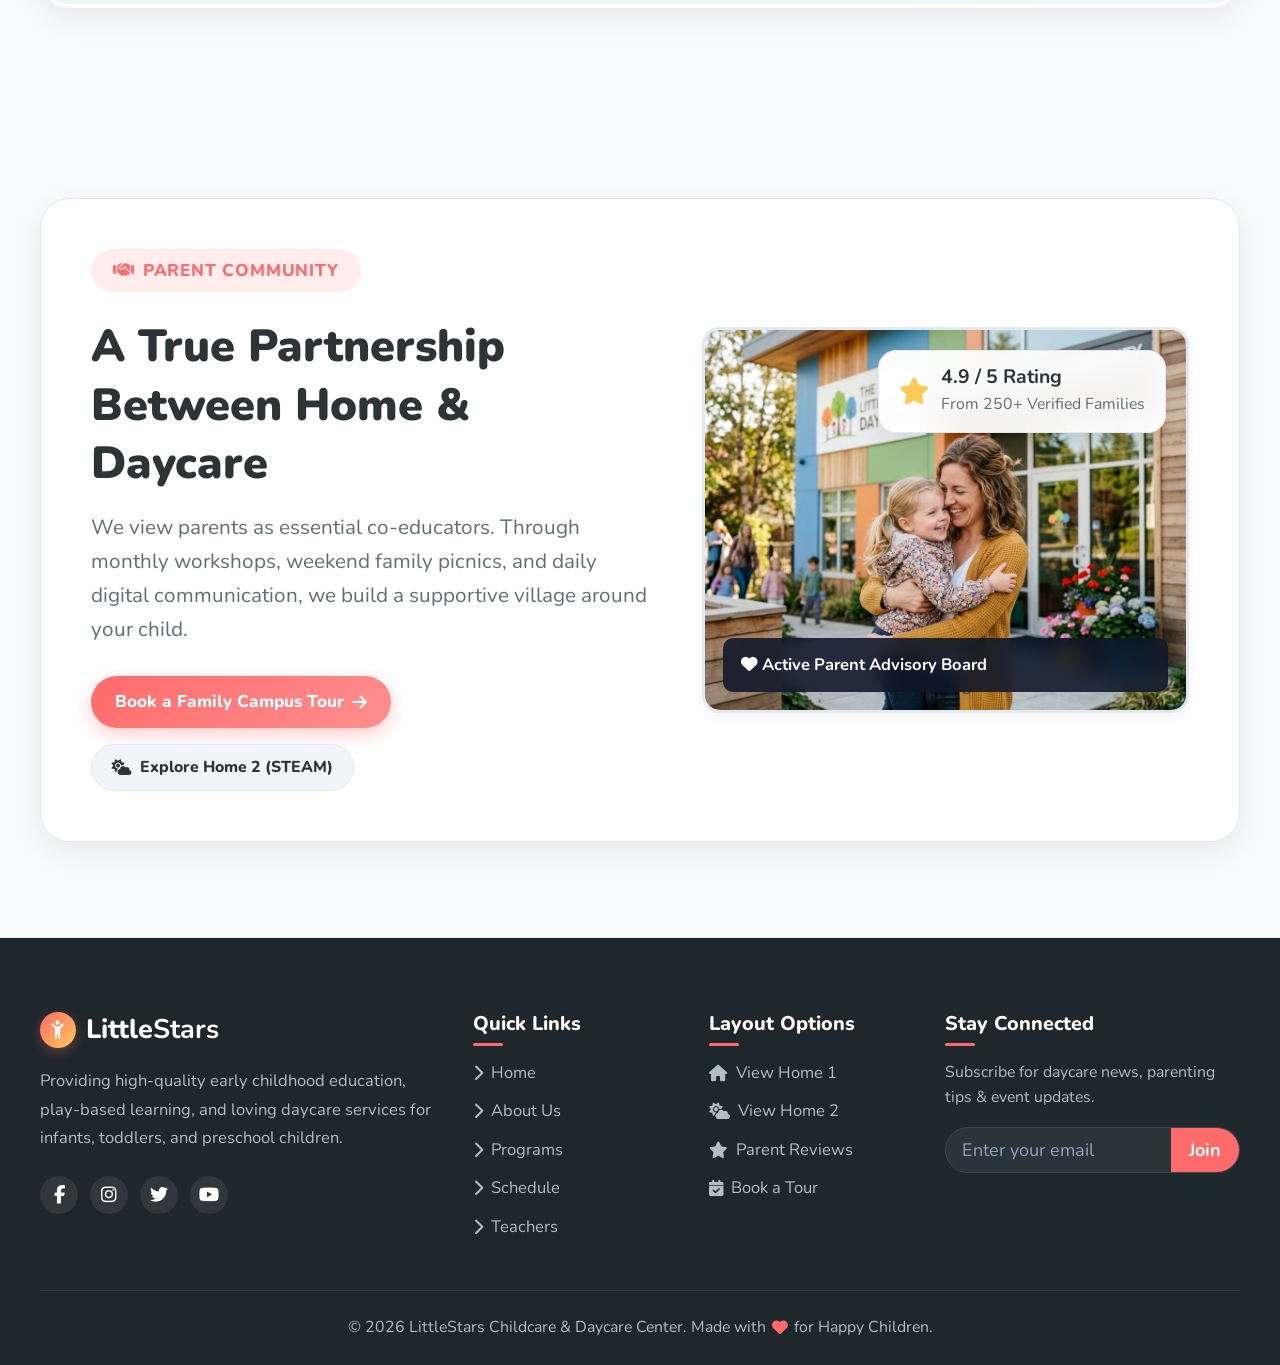
<file: about.html>
<!DOCTYPE html>
<html lang="en">
<head>
  <meta charset="UTF-8">
  <meta name="viewport" content="width=device-width, initial-scale=1.0">
  <title>About Us - LittleStars Childcare & Daycare Center</title>
  <!-- Favicon -->
  <link rel="icon" type="image/svg+xml" href="favicon.svg">


  <!-- Font Awesome Icons -->
  <link rel="stylesheet" href="https://cdnjs.cloudflare.com/ajax/libs/font-awesome/6.4.0/css/all.min.css">

  <!-- Google Fonts - Nunito -->
  <link rel="preconnect" href="https://fonts.googleapis.com">
  <link rel="preconnect" href="https://fonts.gstatic.com" crossorigin>
  <link href="https://fonts.googleapis.com/css2?family=Nunito:wght@400;600;700;800;900&display=swap" rel="stylesheet">

  <!-- Stylesheet -->
  <link rel="stylesheet" href="style.css">
</head>
<body>

  <!-- ==========================================================================
       HEADER NAVBAR COMPONENT (EXACT MATCH ACROSS ALL PAGES)
       ========================================================================== -->
  <header class="header">
    <div class="container">
      <nav class="navbar">
        <!-- Brand Logo -->
        <a href="index.html" class="brand-logo">
          <div class="brand-icon">
            <i class="fa-solid fa-child-reaching"></i>
          </div>
          <span>Little<strong>Stars</strong></span>
        </a>

        <!-- Navigation Menu -->
        <ul class="nav-menu" id="nav-menu">
          <!-- Home Dropdown -->
          <li class="nav-item dropdown" id="home-dropdown">
            <a href="#" class="nav-link dropdown-toggle">
              <span id="current-home-text">Home 1</span> <i class="fa-solid fa-chevron-down dropdown-icon"></i>
            </a>
            <ul class="dropdown-menu">
              <li class="dropdown-item">
                <a href="index.html" id="select-home1">
                  <i class="fa-solid fa-house"></i> Home 1 <span class="badge" id="badge-home1" style="display:none;">Active</span>
                </a>
              </li>
              <li class="dropdown-item">
                <a href="home2.html" id="select-home2">
                  <i class="fa-solid fa-cloud-sun"></i> Home 2 <span class="badge" id="badge-home2" style="display:none;">Active</span>
                </a>
              </li>
            </ul>
          </li>

          <!-- Navigation Links -->
          <li class="nav-item"><a href="about.html" class="nav-link active">About Us</a></li>
          <li class="nav-item"><a href="philosophy.html" class="nav-link">Philosophy</a></li>
          <li class="nav-item"><a href="programs.html" class="nav-link">Programs</a></li>
          <li class="nav-item"><a href="teachers.html" class="nav-link">Teachers</a></li>
          <li class="nav-item"><a href="pricing.html" class="nav-link">Pricing</a></li>
          <li class="nav-item"><a href="contact.html" class="nav-link">Contact</a></li>

          <!-- Mobile Utilities (Inside Hamburger Menu) -->
          <li class="nav-item nav-mobile-actions">
            <div class="mobile-actions-wrapper">
              <button class="icon-btn theme-toggle-btn" title="Toggle Dark/Light Mode">
                <i class="fa-solid fa-moon"></i>
              </button>
              <button class="icon-btn rtl-toggle-btn" title="Switch to RTL Mode">
                <i class="fa-solid fa-globe"></i>
                <span class="rtl-label">RTL</span>
              </button>
              <a href="login.html" class="btn-login login-btn">
                <i class="fa-solid fa-user-lock"></i>
                <span>Portal Login</span>
              </a>
            </div>
          </li>
        </ul>

        <!-- Right Side Utilities (Dark Mode, RTL, Login) -->
        <div class="nav-actions">
          <!-- Dark Mode Toggle Button -->
          <button class="icon-btn" id="theme-toggle-btn" title="Toggle Dark/Light Mode">
            <i class="fa-solid fa-moon"></i>
          </button>

          <!-- RTL Layout Switcher Button -->
          <button class="icon-btn rtl-toggle-btn" id="rtl-toggle-btn" title="Switch to RTL Mode">
            <i class="fa-solid fa-globe"></i>
            <span id="rtl-label">RTL</span>
          </button>

          <!-- Parent / Staff Portal Login Button -->
          <a href="login.html" class="btn-login" id="login-btn">
            <i class="fa-solid fa-user-lock"></i>
            <span>Portal Login</span>
          </a>

          <!-- Mobile Hamburger Toggle -->
          <button class="mobile-toggle" id="mobile-toggle-btn" aria-label="Toggle Navigation">
            <i class="fa-solid fa-bars"></i>
          </button>
        </div>
      </nav>
    </div>
  </header>

  <!-- ==========================================================================
       MAIN CONTENT CONTAINER - ABOUT.HTML 7 UNIQUE SECTIONS WITH UNIQUE IMAGES
       ========================================================================== -->
  <main class="main-content">

    <!-- ==========================================================================
         SECTION 1: OUR FOUNDING VISION & LEGACY (#abt-hero) - SPLIT HERO LAYOUT
         ========================================================================== -->
    <section class="abt-hero-section" id="abt-hero">
      <div class="abt-hero-overlay"></div>
      <div class="container abt-hero-container">
        <div class="abt-hero-grid">
          <!-- Left Hero Content -->
          <div class="abt-hero-text">
            <div class="abt-hero-badge">
              <i class="fa-solid fa-heart-pulse"></i> Our Story & Legacy Since 2014
            </div>
            <h1 class="abt-hero-title">
              Nurturing Tomorrow's Leaders With <span>Love, Purpose & Discovery</span>
            </h1>
            <p class="abt-hero-desc">
              Founded over 12 years ago by early childhood researchers, LittleStars was built on a simple promise: to create a safe, inspiring haven where children feel cherished, confident, and eager to explore the world.
            </p>
            <div class="abt-hero-actions">
              <a href="contact.html" class="btn-primary">
                Book a Family Tour <i class="fa-solid fa-arrow-right"></i>
              </a>
              <a href="#abt-philosophy" class="btn-secondary">
                <i class="fa-solid fa-compass"></i> Our 5 Pillars
              </a>
            </div>
          </div>

          <!-- Right Floating Stats Card Grid -->
          <div class="abt-hero-card-box">
            <div class="abt-hero-stats-card">
              <h3><i class="fa-solid fa-award"></i> Legacy at a Glance</h3>
              <div class="abt-hero-stats-grid">
                <div class="abt-stat-box">
                  <h4>12+</h4>
                  <p>Years Caring</p>
                </div>
                <div class="abt-stat-box">
                  <h4>1,200+</h4>
                  <p>Graduates</p>
                </div>
                <div class="abt-stat-box">
                  <h4>100%</h4>
                  <p>Certified Team</p>
                </div>
                <div class="abt-stat-box">
                  <h4>15:1</h4>
                  <p>Child Ratio</p>
                </div>
              </div>
            </div>
          </div>
        </div>
      </div>
    </section>

    <!-- ==========================================================================
         SECTION 2: THE 5 GUIDING CHILD-LED PILLARS (#abt-philosophy) - SPLIT GRID LAYOUT
         ========================================================================== -->
    <section class="abt-philosophy-section" id="abt-philosophy">
      <div class="container">
        <div class="section-header">
          <span class="section-tag"><i class="fa-solid fa-compass"></i> Our Core Philosophy</span>
          <h2 class="section-title">5 Guiding Pillars of Child-Led Growth</h2>
          <p class="section-desc">We blend emotional security with cognitive STEAM inquiry to support every aspect of your child's early development.</p>
        </div>

        <div class="abt-philosophy-split">
          <!-- Featured Image Frame Left -->
          <div class="abt-philo-media">
            <div class="abt-philo-frame">
              <img src="images/about_child_philosophy.jpg" alt="Child-led growth philosophy and inquiry learning">
              <div class="abt-philo-tag">
                <i class="fa-solid fa-graduation-cap"></i> Child-Centered Inquiry & Emotional Care
              </div>
            </div>
          </div>

          <!-- 5 Pillars Grid Right -->
          <div class="abt-pillars-grid">
            <!-- Pillar 1 -->
            <div class="abt-pillar-card p-red">
              <div class="abt-p-num">01</div>
              <div class="abt-p-icon"><i class="fa-solid fa-hand-holding-heart"></i></div>
              <h3>Emotional Security</h3>
              <p>Creating warm bonds between educators and children to build self-worth and resilience.</p>
            </div>

            <!-- Pillar 2 -->
            <div class="abt-pillar-card p-blue">
              <div class="abt-p-num">02</div>
              <div class="abt-p-icon"><i class="fa-solid fa-atom"></i></div>
              <h3>Play-Based STEAM</h3>
              <p>Hands-on building blocks, physics play, and creative art that spark natural curiosity.</p>
            </div>

            <!-- Pillar 3 -->
            <div class="abt-pillar-card p-yellow">
              <div class="abt-p-num">03</div>
              <div class="abt-p-icon"><i class="fa-solid fa-child"></i></div>
              <h3>Physical Movement</h3>
              <p>Indoor obstacle courses and daily outdoor play to strengthen gross motor coordination.</p>
            </div>

            <!-- Pillar 4 -->
            <div class="abt-pillar-card p-green">
              <div class="abt-p-num">04</div>
              <div class="abt-p-icon"><i class="fa-solid fa-users"></i></div>
              <h3>Social Empathy</h3>
              <p>Teaching kindness, active listening, and conflict resolution through collaborative circle time.</p>
            </div>

            <!-- Pillar 5 (Full Span) -->
            <div class="abt-pillar-card p-purple full-span">
              <div class="abt-p-num">05</div>
              <div class="abt-p-icon"><i class="fa-solid fa-tree"></i></div>
              <div class="abt-p-content">
                <h3>Eco-Forest Connection</h3>
                <p>Daily garden planting and outdoor exploration to nurture respect for nature.</p>
              </div>
            </div>
          </div>
        </div>
      </div>
    </section>

    <!-- ==========================================================================
         SECTION 3: BIOPHILIC CAMPUS ARCHITECTURE (#abt-architecture) - SPLIT STORY & 3-COL PERKS
         ========================================================================== -->
    <section class="abt-arch-section" id="abt-architecture">
      <div class="container">
        <!-- Top Split: Story Text Left, Photo Frame Right -->
        <div class="abt-arch-top-split">
          <div class="abt-arch-text">
            <span class="section-tag blue-tag"><i class="fa-solid fa-building"></i> Safe Architecture</span>
            <h2>Biophilic Design Built for Safety & Natural Sunlight</h2>
            <p>
              Our campus was custom-designed by award-winning architects featuring floor-to-ceiling double-glazed windows, organic timber furniture, and non-toxic wall finishes to optimize air quality and natural daylight.
            </p>
          </div>

          <div class="abt-arch-media">
            <div class="abt-compact-frame">
              <img src="images/about_facility_architecture.jpg" alt="Modern bright daycare facility architecture with sunlit windows">
              <div class="abt-frame-badge">
                <i class="fa-solid fa-sun"></i> 100% Natural Daylight Architecture
              </div>
            </div>
          </div>
        </div>

        <!-- Bottom: 3 Perks 3-Column Grid -->
        <div class="abt-arch-perks-grid 3-col">
          <div class="abt-perk-card p-blue">
            <div class="abt-perk-icon"><i class="fa-solid fa-wind"></i></div>
            <h4>Medical-Grade HEPA Air Filtration</h4>
            <p>Continuous air purification filtering 99.97% of airborne particles every 15 minutes.</p>
          </div>

          <div class="abt-perk-card p-cyan">
            <div class="abt-perk-icon"><i class="fa-solid fa-fingerprint"></i></div>
            <h4>Biometric Access & Security</h4>
            <p>Encrypted facial recognition entry, 24/7 CCTV monitoring, and panic alarm systems.</p>
          </div>

          <div class="abt-perk-card p-green">
            <div class="abt-perk-icon"><i class="fa-solid fa-shield"></i></div>
            <h4>Padded Corner Safety Zones</h4>
            <p>Impact-absorbing natural cork flooring and rounded furniture edges in all playrooms.</p>
          </div>
        </div>
      </div>
    </section>

    <!-- ==========================================================================
         SECTION 4: FARM-TO-TABLE ORGANIC NUTRITION (#abt-nutrition) - TEXT LEFT, MEDIA RIGHT
         ========================================================================== -->
    <section class="abt-nutrition-section" id="abt-nutrition">
      <div class="container">
        <div class="abt-nutrition-box">
          <div class="abt-nutrition-grid">
            <!-- Left Content -->
            <div class="abt-nutri-text">
              <span class="section-tag"><i class="fa-solid fa-apple-whole"></i> Culinary Studio</span>
              <h2>Chef-Prepared Organic Meals & Allergy Safety</h2>
              <p>Proper nutrition fuels growing brains. Our full-time chef prepares 3 warm, organic meals daily using fresh produce harvested directly from our daycare garden.</p>

              <div class="abt-meal-specs">
                <div class="abt-meal-pill">
                  <i class="fa-solid fa-check-double"></i> 100% Nut-Free & Allergy Safe Kitchen
                </div>
                <div class="abt-meal-pill">
                  <i class="fa-solid fa-seedling"></i> Organic Dairy, Grain & Produce
                </div>
                <div class="abt-meal-pill">
                  <i class="fa-solid fa-droplet"></i> Filtered Alkaline Water Stations
                </div>
              </div>
            </div>

            <!-- Right Photo Frame -->
            <div class="abt-nutri-media">
              <div class="abt-nutri-frame">
                <img src="images/about_nutrition_kitchen.jpg" alt="Chef serving organic meals to toddlers at daycare dining table">
                <div class="abt-nutri-chip">
                  <i class="fa-solid fa-utensils"></i> On-Site Executive Chef Kitchen
                </div>
              </div>
            </div>
          </div>
        </div>
      </div>
    </section>

    <!-- ==========================================================================
         SECTION 5: GLOBAL DIVERSITY & INCLUSION (#abt-inclusion) - RICH SPLIT GRID LAYOUT
         ========================================================================== -->
    <section class="abt-inclusion-section" id="abt-inclusion">
      <div class="container">
        <div class="section-header">
          <span class="section-tag purple-tag"><i class="fa-solid fa-globe"></i> Global Inclusion</span>
          <h2 class="section-title">Celebrating Every Culture & Neurodiverse Needs</h2>
          <p class="section-desc">We foster a welcoming, inclusive community where every child's heritage and individual learning style are honored.</p>
        </div>

        <div class="abt-inclusion-split">
          <!-- Featured Image Frame Left -->
          <div class="abt-inc-media">
            <div class="abt-inc-frame">
              <img src="images/about_diversity_inclusion.jpg" alt="Diverse children participating in global cultural learning">
              <div class="abt-inc-tag">
                <i class="fa-solid fa-heart"></i> Multi-Cultural & Inclusive Learning Space
              </div>
            </div>
          </div>

          <!-- Feature Cards Right -->
          <div class="abt-inclusion-list">
            <!-- Card 1 -->
            <div class="abt-inc-card-row p-purple">
              <div class="abt-inc-icon"><i class="fa-solid fa-language"></i></div>
              <div class="abt-inc-body">
                <div class="abt-inc-header">
                  <h3>Multilingual Storytelling</h3>
                  <span class="inc-chip">4 Languages</span>
                </div>
                <p>Daily picture books in English, Spanish, Mandarin, and Sign Language to expand early linguistic abilities.</p>
              </div>
            </div>

            <!-- Card 2 -->
            <div class="abt-inc-card-row p-blue">
              <div class="abt-inc-icon"><i class="fa-solid fa-feather"></i></div>
              <div class="abt-inc-body">
                <div class="abt-inc-header">
                  <h3>Neurodiverse Sensory Pods</h3>
                  <span class="inc-chip">Calming Zone</span>
                </div>
                <p>Quiet, soothing sensory rooms equipped with weighted blankets and dim lighting for children needing calm reflection.</p>
              </div>
            </div>

            <!-- Card 3 -->
            <div class="abt-inc-card-row p-yellow">
              <div class="abt-inc-icon"><i class="fa-solid fa-earth-americas"></i></div>
              <div class="abt-inc-body">
                <div class="abt-inc-header">
                  <h3>Global Cultural Festivals</h3>
                  <span class="inc-chip">Monthly Events</span>
                </div>
                <p>Monthly celebrations featuring traditional music, storytelling, and international cuisines shared by daycare families.</p>
              </div>
            </div>
          </div>
        </div>
      </div>
    </section>

    <!-- ==========================================================================
         SECTION 6: ZERO-WASTE & SOLAR SUSTAINABILITY (#abt-sustainability)
         ========================================================================== -->
    <section class="abt-sust-section" id="abt-sustainability">
      <div class="container">
        <div class="section-header">
          <span class="section-tag green-tag"><i class="fa-solid fa-leaf"></i> Sustainability Pledge</span>
          <h2 class="section-title">Our Commitment to a Greener Future for Our Children</h2>
          <p class="section-desc">We teach environmental stewardship by operating a zero-plastic, solar-powered campus.</p>
        </div>

        <!-- Eco Ribbon Cards Grid (Outside Banner Container) -->
        <div class="abt-sust-ribbon 4-col">
          <div class="abt-sust-item">
            <i class="fa-solid fa-solar-panel"></i>
            <div>
              <strong>100% Solar Powered</strong>
              <span>Rooftop Photovoltaic Energy</span>
            </div>
          </div>

          <div class="abt-sust-item">
            <i class="fa-solid fa-recycle"></i>
            <div>
              <strong>Zero Single-Use Plastic</strong>
              <span>Stainless Steel & Glass</span>
            </div>
          </div>

          <div class="abt-sust-item">
            <i class="fa-solid fa-cloud-rain"></i>
            <div>
              <strong>Rainwater Harvesting</strong>
              <span>10,000L Recycling for Garden</span>
            </div>
          </div>

          <div class="abt-sust-item">
            <i class="fa-solid fa-shirt"></i>
            <div>
              <strong>Organic Eco Apparel</strong>
              <span>100% GOTS Cotton Fabrics</span>
            </div>
          </div>
        </div>

        <!-- Featured Bottom Media Banner -->
        <div class="abt-sust-banner">
          <div class="abt-sust-frame">
            <img src="images/about_sustainability_pledge.jpg" alt="Solar powered eco-friendly daycare garden and green campus">
            <div class="abt-sust-tag">
              <i class="fa-solid fa-solar-panel"></i> 100% Renewable Solar Powered Campus
            </div>
          </div>
        </div>
      </div>
    </section>

    <!-- ==========================================================================
         SECTION 7: PARENT PARTNERSHIP & ADVISORY (#abt-community)
         ========================================================================== -->
    <section class="abt-community-section" id="abt-community">
      <div class="container">
        <div class="abt-community-box">
          <div class="abt-community-grid">
            <!-- Left Content & CTA -->
            <div class="abt-comm-text">
              <span class="section-tag"><i class="fa-solid fa-handshake"></i> Parent Community</span>
              <h2>A True Partnership Between Home & Daycare</h2>
              <p>We view parents as essential co-educators. Through monthly workshops, weekend family picnics, and daily digital communication, we build a supportive village around your child.</p>

              <div class="abt-comm-cta">
                <a href="contact.html" class="btn-primary">
                  Book a Family Campus Tour <i class="fa-solid fa-arrow-right"></i>
                </a>
                <a href="home2.html" class="btn-secondary">
                  <i class="fa-solid fa-cloud-sun"></i> Explore Home 2 (STEAM)
                </a>
              </div>
            </div>

            <!-- Right Media Frame with Floating Parent Badge -->
            <div class="abt-comm-media">
              <div class="abt-comm-frame">
                <img src="images/about_parent_partnership.jpg" alt="Parents and educators conversing warmly during daycare event">
                <div class="abt-comm-tag">
                  <i class="fa-solid fa-heart"></i> Active Parent Advisory Board
                </div>
                <div class="abt-comm-floating-badge">
                  <i class="fa-solid fa-star"></i>
                  <div>
                    <strong>4.9 / 5 Rating</strong>
                    <span>From 250+ Verified Families</span>
                  </div>
                </div>
              </div>
            </div>
          </div>
        </div>
      </div>
    </section>

  </main>

  <!-- ==========================================================================
       FOOTER COMPONENT (EXACT MATCH ACROSS ALL PAGES)
       ========================================================================== -->
  <footer class="footer">
    <div class="container">
      <div class="footer-grid">
        <!-- Brand Column -->
        <div class="footer-brand">
          <div class="brand-title">
            <div class="brand-icon" style="width:36px; height:36px; font-size:1rem;">
              <i class="fa-solid fa-child-reaching"></i>
            </div>
            <span>Little<strong>Stars</strong></span>
          </div>
          <p>
            Providing high-quality early childhood education, play-based learning, and loving daycare services for infants, toddlers, and preschool children.
          </p>
          <div class="footer-socials">
            <a href="#" class="social-link" title="Facebook"><i class="fa-brands fa-facebook-f"></i></a>
            <a href="#" class="social-link" title="Instagram"><i class="fa-brands fa-instagram"></i></a>
            <a href="#" class="social-link" title="Twitter"><i class="fa-brands fa-twitter"></i></a>
            <a href="#" class="social-link" title="YouTube"><i class="fa-brands fa-youtube"></i></a>
          </div>
        </div>

        <!-- Quick Links -->
        <div class="footer-column">
          <h4>Quick Links</h4>
          <ul class="footer-links">
            <li><a href="#hero"><i class="fa-solid fa-chevron-right"></i> Home</a></li>
            <li><a href="about.html"><i class="fa-solid fa-chevron-right"></i> About Us</a></li>
            <li><a href="programs.html"><i class="fa-solid fa-chevron-right"></i> Programs</a></li>
            <li><a href="#schedule"><i class="fa-solid fa-chevron-right"></i> Schedule</a></li>
            <li><a href="teachers.html"><i class="fa-solid fa-chevron-right"></i> Teachers</a></li>
          </ul>
        </div>

        <!-- Home Options Selection -->
        <div class="footer-column">
          <h4>Layout Options</h4>
          <ul class="footer-links">
            <li><a href="index.html" id="footer-link-home1"><i class="fa-solid fa-house"></i> View Home 1</a></li>
            <li><a href="home2.html" id="footer-link-home2"><i class="fa-solid fa-cloud-sun"></i> View Home 2</a></li>
            <li><a href="#testimonials"><i class="fa-solid fa-star"></i> Parent Reviews</a></li>
            <li><a href="contact.html"><i class="fa-solid fa-calendar-check"></i> Book a Tour</a></li>
          </ul>
        </div>

        <!-- Newsletter & Contact -->
        <div class="footer-column">
          <h4>Stay Connected</h4>
          <p style="font-size:0.88rem; margin-bottom:12px;">Subscribe for daycare news, parenting tips & event updates.</p>
          <form class="newsletter-form" onsubmit="event.preventDefault(); alert('Subscribed to newsletter!');">
            <input type="email" placeholder="Enter your email" required>
            <button type="submit">Join</button>
          </form>
        </div>
      </div>

      <div class="footer-bottom">
        <p>© 2026 LittleStars Childcare & Daycare Center. Made with <i class="fa-solid fa-heart"></i> for Happy Children.</p>
      </div>
    </div>
  </footer>

  <!-- ==========================================================================
       LOGIN MODAL COMPONENT (EXACT MATCH)
       ========================================================================== -->
  <div class="modal-overlay" id="login-modal">
    <div class="modal-card">
      <div class="modal-header">
        <h3 class="modal-title" id="modal-tab-title">Parent Portal Login</h3>
        <button class="close-modal" id="close-modal-btn" title="Close Modal">
          <i class="fa-solid fa-xmark"></i>
        </button>
      </div>

      <div class="modal-tabs">
        <button class="modal-tab-btn active" id="tab-parent">Parent Portal</button>
        <button class="modal-tab-btn" id="tab-staff">Staff Portal</button>
      </div>

      <div class="modal-body">
        <form onsubmit="event.preventDefault(); alert('Logging in...');">
          <div class="form-group">
            <label for="login-email">Email or Username</label>
            <div class="input-with-icon">
              <i class="fa-solid fa-envelope"></i>
              <input type="email" id="login-email" placeholder="Enter your email" required>
            </div>
          </div>

          <div class="form-group">
            <label for="login-password">Password</label>
            <div class="input-with-icon">
              <i class="fa-solid fa-lock"></i>
              <input type="password" id="login-password" placeholder="••••••••" required>
            </div>
          </div>

          <div class="form-options">
            <label>
              <input type="checkbox"> Remember me
            </label>
            <a href="#" class="forgot-link">Forgot password?</a>
          </div>

          <button type="submit" class="btn-submit-login">Sign In</button>
        </form>
      </div>
    </div>
  </div>

  <!-- JavaScript -->
  <script src="script.js"></script>
</body>
</html>
</file>
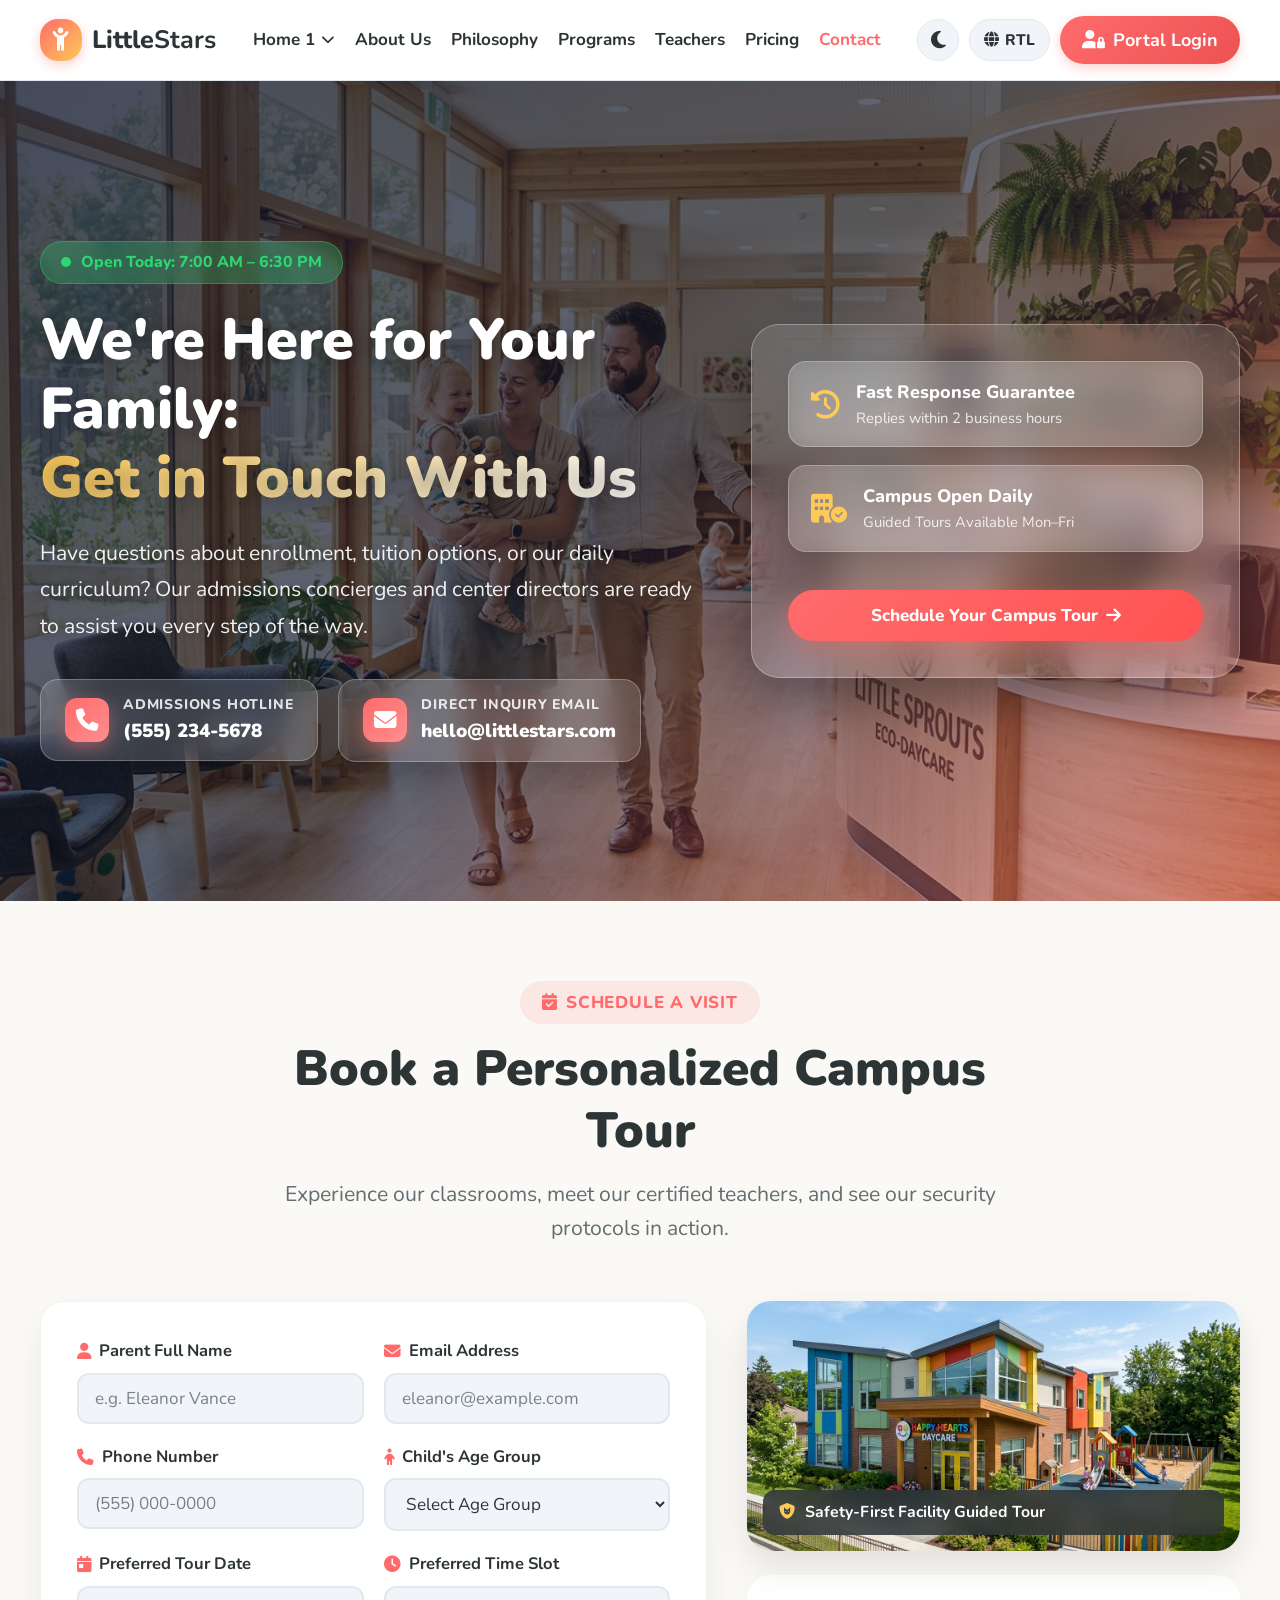
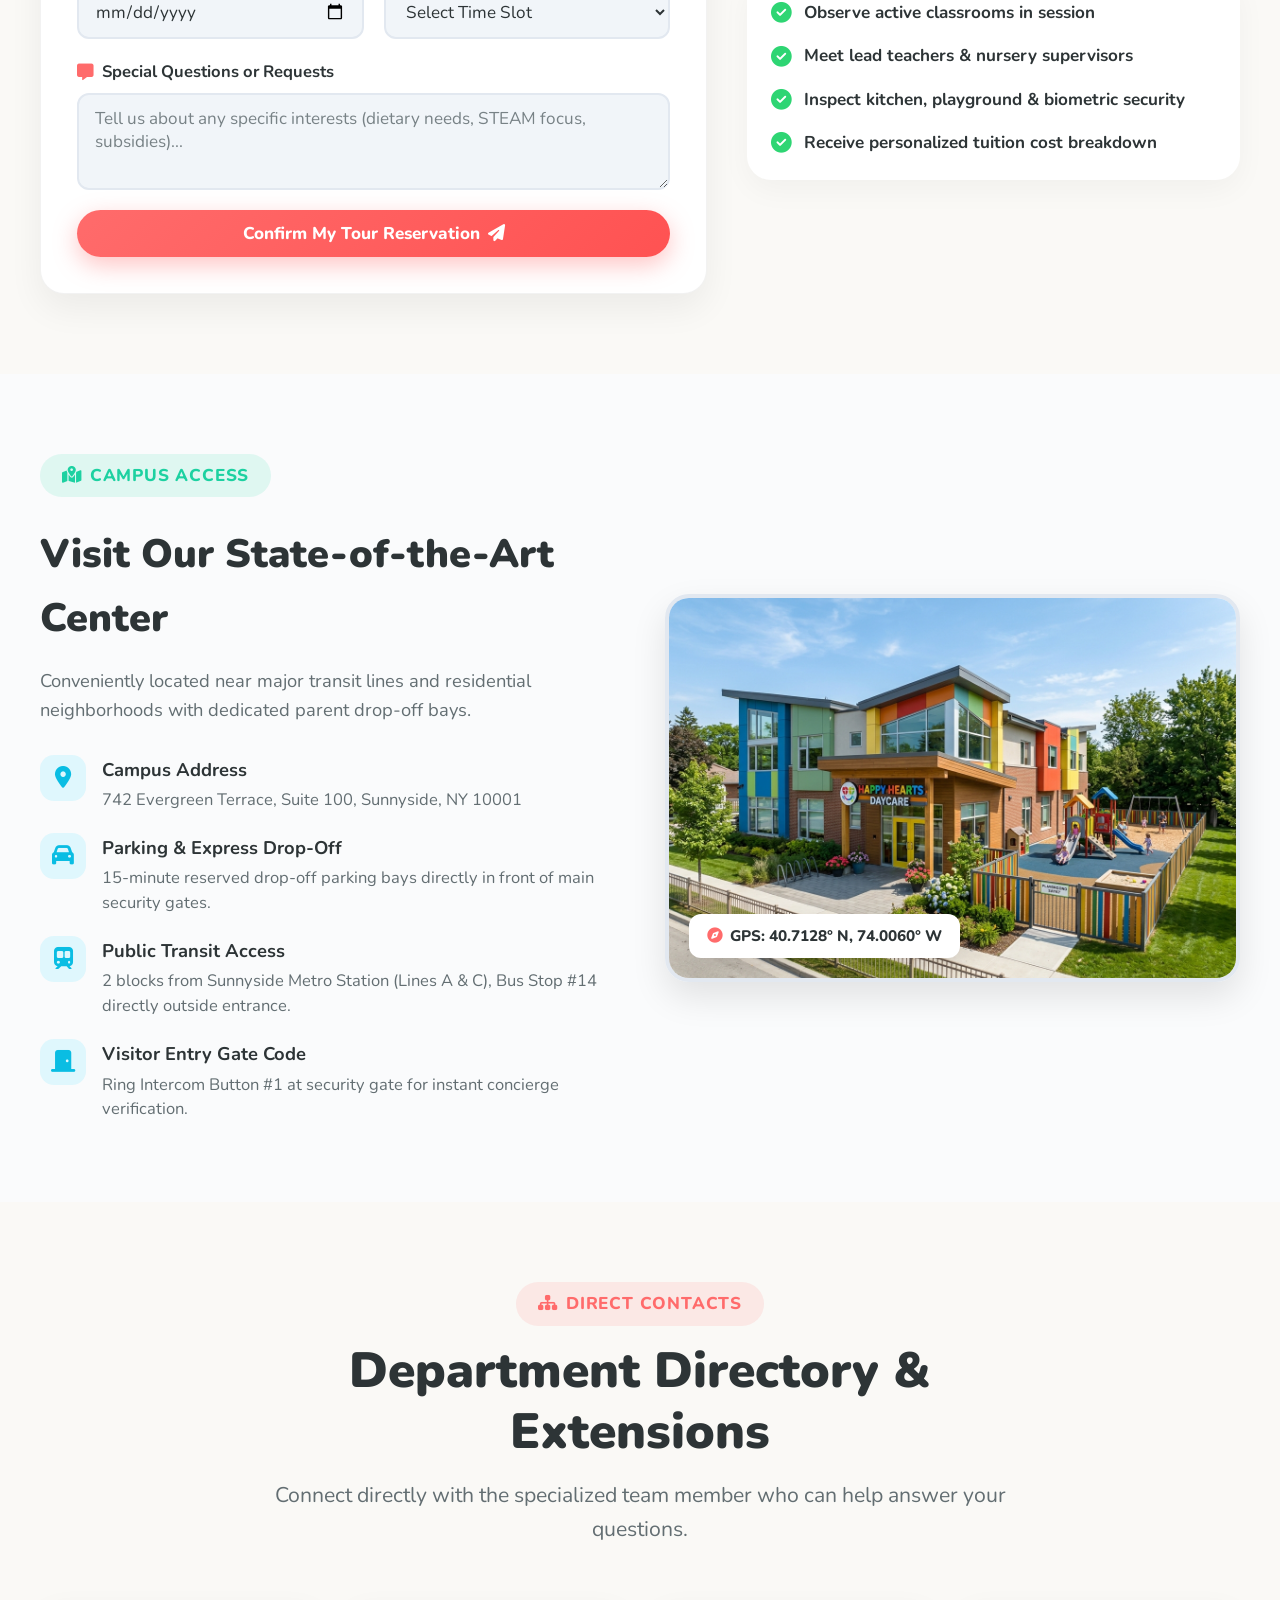
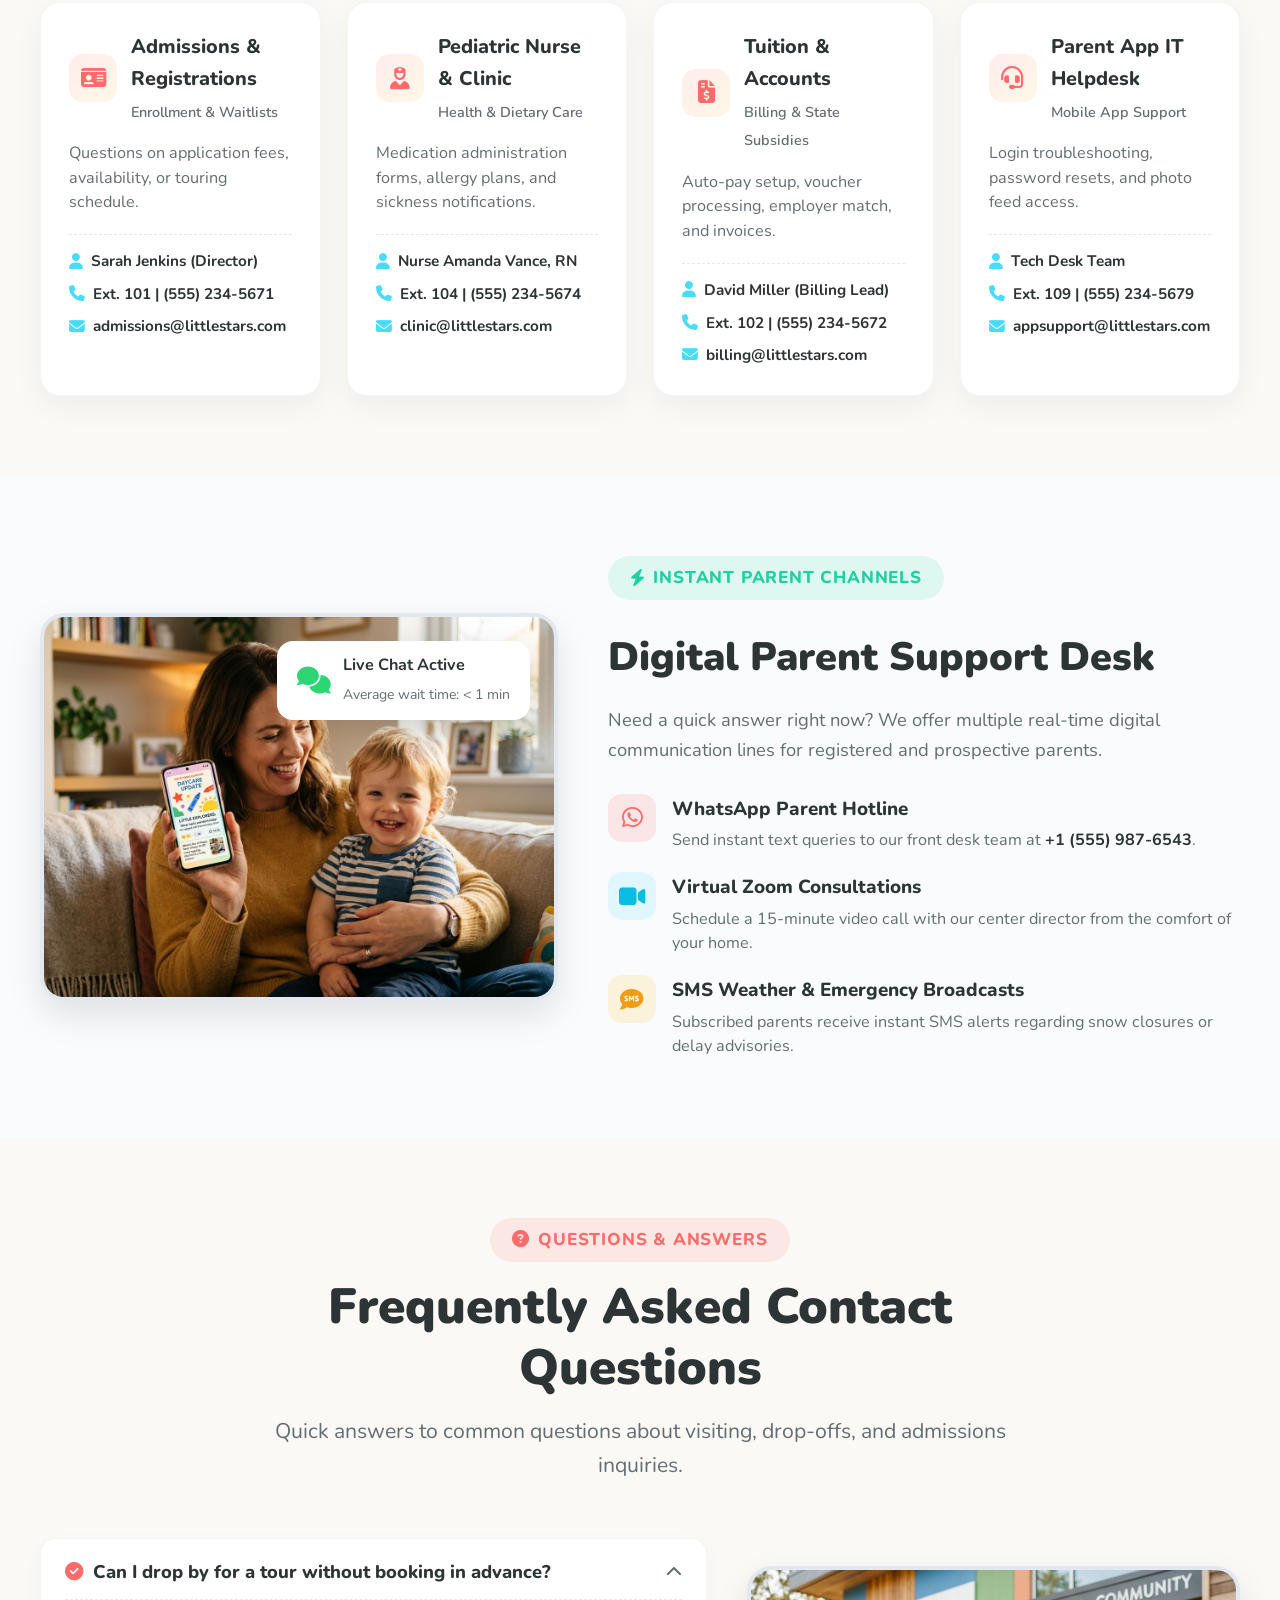
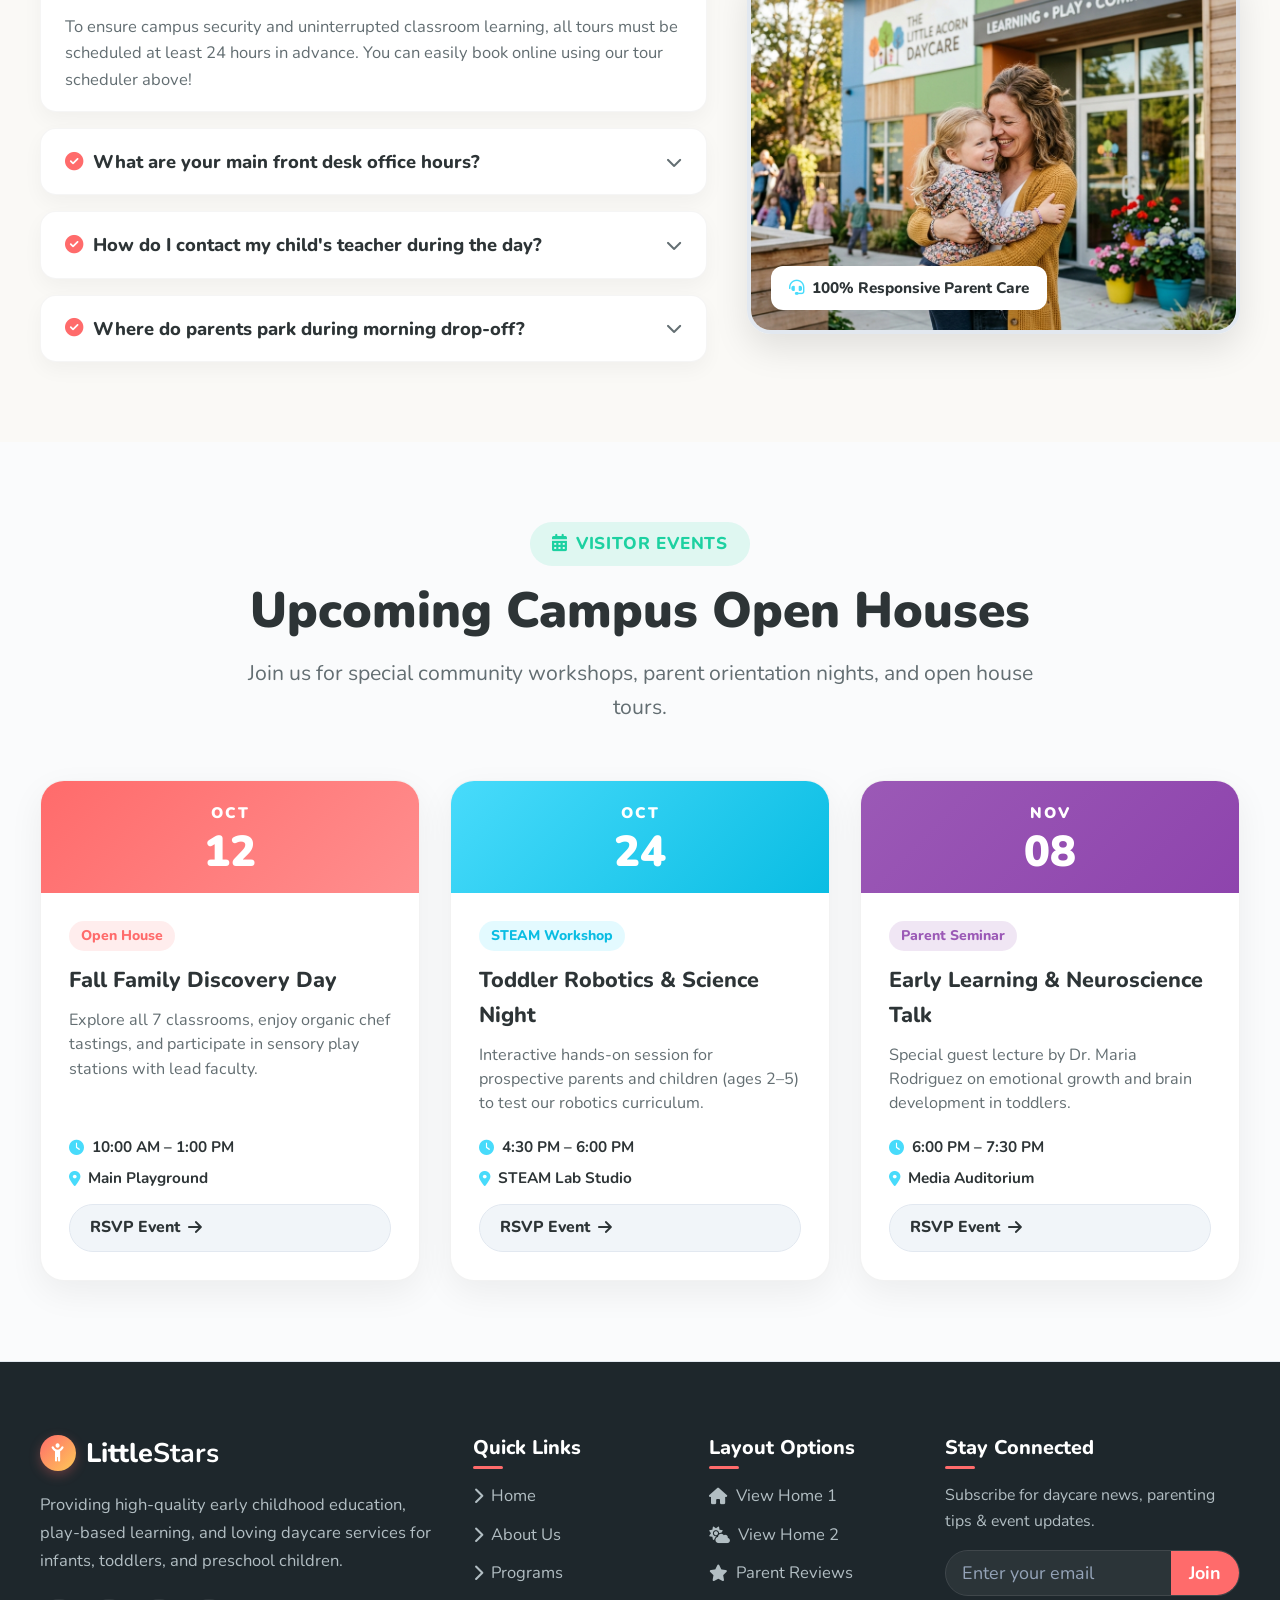
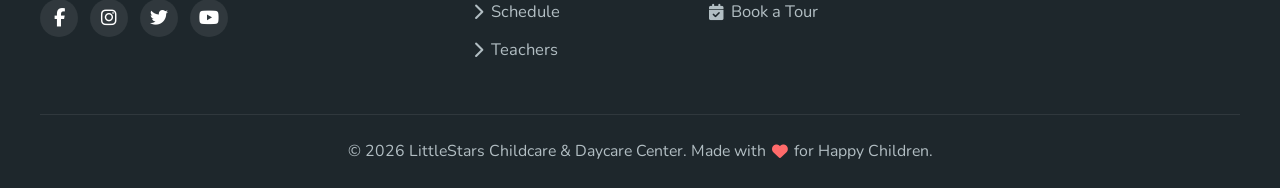
<file: contact.html>
<!DOCTYPE html>
<html lang="en">
<head>
  <meta charset="UTF-8">
  <meta name="viewport" content="width=device-width, initial-scale=1.0">
  <title>Contact Us & Book a Campus Tour - LittleStars Childcare</title>
  <!-- Favicon -->
  <link rel="icon" type="image/svg+xml" href="favicon.svg">


  <!-- Font Awesome Icons -->
  <link rel="stylesheet" href="https://cdnjs.cloudflare.com/ajax/libs/font-awesome/6.4.0/css/all.min.css">

  <!-- Google Fonts - Nunito -->
  <link rel="preconnect" href="https://fonts.googleapis.com">
  <link rel="preconnect" href="https://fonts.gstatic.com" crossorigin>
  <link href="https://fonts.googleapis.com/css2?family=Nunito:wght@400;600;700;800;900&display=swap" rel="stylesheet">

  <!-- Stylesheet -->
  <link rel="stylesheet" href="style.css">
</head>
<body>

  <!-- ==========================================================================
       HEADER NAVBAR COMPONENT
       ========================================================================== -->
  <header class="header">
    <div class="container">
      <nav class="navbar">
        <!-- Brand Logo -->
        <a href="index.html" class="brand-logo">
          <div class="brand-icon">
            <i class="fa-solid fa-child-reaching"></i>
          </div>
          <span>Little<strong>Stars</strong></span>
        </a>

        <!-- Navigation Menu -->
        <ul class="nav-menu" id="nav-menu">
          <!-- Home Dropdown -->
          <li class="nav-item dropdown" id="home-dropdown">
            <a href="#" class="nav-link dropdown-toggle">
              <span id="current-home-text">Home 1</span> <i class="fa-solid fa-chevron-down dropdown-icon"></i>
            </a>
            <ul class="dropdown-menu">
              <li class="dropdown-item">
                <a href="index.html" id="select-home1">
                  <i class="fa-solid fa-house"></i> Home 1 <span class="badge" id="badge-home1" style="display:none;">Active</span>
                </a>
              </li>
              <li class="dropdown-item">
                <a href="home2.html" id="select-home2">
                  <i class="fa-solid fa-cloud-sun"></i> Home 2 <span class="badge" id="badge-home2" style="display:none;">Active</span>
                </a>
              </li>
            </ul>
          </li>

          <!-- Navigation Links -->
          <li class="nav-item"><a href="about.html" class="nav-link">About Us</a></li>
          <li class="nav-item"><a href="philosophy.html" class="nav-link">Philosophy</a></li>
          <li class="nav-item"><a href="programs.html" class="nav-link">Programs</a></li>
          <li class="nav-item"><a href="teachers.html" class="nav-link">Teachers</a></li>
          <li class="nav-item"><a href="pricing.html" class="nav-link">Pricing</a></li>
          <li class="nav-item"><a href="contact.html" class="nav-link active">Contact</a></li>

          <!-- Mobile Utilities (Inside Hamburger Menu) -->
          <li class="nav-item nav-mobile-actions">
            <div class="mobile-actions-wrapper">
              <button class="icon-btn theme-toggle-btn" title="Toggle Dark/Light Mode">
                <i class="fa-solid fa-moon"></i>
              </button>
              <button class="icon-btn rtl-toggle-btn" title="Switch to RTL Mode">
                <i class="fa-solid fa-globe"></i>
                <span class="rtl-label">RTL</span>
              </button>
              <a href="login.html" class="btn-login login-btn">
                <i class="fa-solid fa-user-lock"></i>
                <span>Portal Login</span>
              </a>
            </div>
          </li>
        </ul>

        <!-- Right Side Utilities (Dark Mode, RTL, Login) -->
        <div class="nav-actions">
          <!-- Dark Mode Toggle Button -->
          <button class="icon-btn" id="theme-toggle-btn" title="Toggle Dark/Light Mode">
            <i class="fa-solid fa-moon"></i>
          </button>

          <!-- RTL Layout Switcher Button -->
          <button class="icon-btn rtl-toggle-btn" id="rtl-toggle-btn" title="Switch to RTL Mode">
            <i class="fa-solid fa-globe"></i>
            <span id="rtl-label">RTL</span>
          </button>

          <!-- Parent / Staff Portal Login Button -->
          <a href="login.html" class="btn-login" id="login-btn">
            <i class="fa-solid fa-user-lock"></i>
            <span>Portal Login</span>
          </a>

          <!-- Mobile Hamburger Toggle -->
          <button class="mobile-toggle" id="mobile-toggle-btn" aria-label="Toggle Navigation">
            <i class="fa-solid fa-bars"></i>
          </button>
        </div>
      </nav>
    </div>
  </header>

  <!-- ==========================================================================
       MAIN CONTENT CONTAINER
       ========================================================================== -->
  <main class="main-content">

    <!-- ==========================================================================
         SECTION 1: HERO CONCIERGE SHOWCASE (#contact-hero)
         ========================================================================== -->
    <section class="cnt-hero-section" id="contact-hero">
      <div class="container">
        <div class="cnt-hero-grid">
          <!-- Left Column -->
          <div class="cnt-hero-text">
            <div class="cnt-live-status">
              <span class="cnt-pulse-dot"></span> Open Today: 7:00 AM – 6:30 PM
            </div>

            <h1 class="cnt-hero-title">
              We're Here for Your Family: <span class="gradient-text">Get in Touch With Us</span>
            </h1>

            <p class="cnt-hero-desc">
              Have questions about enrollment, tuition options, or our daily curriculum? Our admissions concierges and center directors are ready to assist you every step of the way.
            </p>

            <!-- Quick Direct Contact Pills -->
            <div class="cnt-quick-pills">
              <div class="cnt-quick-pill">
                <i class="fa-solid fa-phone"></i>
                <div>
                  <span>Admissions Hotline</span>
                  <strong>(555) 234-5678</strong>
                </div>
              </div>

              <div class="cnt-quick-pill">
                <i class="fa-solid fa-envelope"></i>
                <div>
                  <span>Direct Inquiry Email</span>
                  <strong>hello@littlestars.com</strong>
                </div>
              </div>
            </div>
          </div>

          <!-- Right Column Glass Concierge Card -->
          <div class="cnt-hero-media">
            <div class="cnt-hero-frame">
              <div class="cnt-float-badge badge-top">
                <i class="fa-solid fa-clock-rotate-left"></i>
                <div>
                  <strong>Fast Response Guarantee</strong>
                  <span>Replies within 2 business hours</span>
                </div>
              </div>

              <div class="cnt-float-badge badge-bottom">
                <i class="fa-solid fa-building-circle-check"></i>
                <div>
                  <strong>Campus Open Daily</strong>
                  <span>Guided Tours Available Mon–Fri</span>
                </div>
              </div>

              <a href="#contact-tour" class="btn-primary glow-btn" style="width:100%; justify-content:center; margin-top:20px;">
                Schedule Your Campus Tour <i class="fa-solid fa-arrow-right"></i>
              </a>
            </div>
          </div>
        </div>
      </div>
    </section>

    <!-- ==========================================================================
         SECTION 2: INTERACTIVE TOUR SCHEDULER & BOOKING PORTAL (#contact-tour)
         ========================================================================== -->
    <section class="cnt-tour-section" id="contact-tour">
      <div class="container">
        <div class="section-header">
          <span class="section-tag"><i class="fa-solid fa-calendar-check"></i> Schedule a Visit</span>
          <h2 class="section-title">Book a Personalized Campus Tour</h2>
          <p class="section-desc">Experience our classrooms, meet our certified teachers, and see our security protocols in action.</p>
        </div>

        <div class="cnt-tour-split">
          <!-- Left Booking Form -->
          <div class="cnt-tour-form-box">
            <form class="cnt-tour-form" onsubmit="event.preventDefault(); alert('Thank you! Your campus tour request has been submitted.');">
              <div class="cnt-form-row">
                <div class="cnt-field-group">
                  <label><i class="fa-solid fa-user"></i> Parent Full Name</label>
                  <input type="text" placeholder="e.g. Eleanor Vance" required>
                </div>

                <div class="cnt-field-group">
                  <label><i class="fa-solid fa-envelope"></i> Email Address</label>
                  <input type="email" placeholder="eleanor@example.com" required>
                </div>
              </div>

              <div class="cnt-form-row">
                <div class="cnt-field-group">
                  <label><i class="fa-solid fa-phone"></i> Phone Number</label>
                  <input type="tel" placeholder="(555) 000-0000" required>
                </div>

                <div class="cnt-field-group">
                  <label><i class="fa-solid fa-child"></i> Child's Age Group</label>
                  <select required>
                    <option value="">Select Age Group</option>
                    <option>Infant Nest (6 wks – 12 mos)</option>
                    <option>Toddler Explorers (1 – 2.5 yrs)</option>
                    <option>Preschool STEAM (3 – 5 yrs)</option>
                    <option>After-School Club (6 – 12 yrs)</option>
                  </select>
                </div>
              </div>

              <div class="cnt-form-row">
                <div class="cnt-field-group">
                  <label><i class="fa-solid fa-calendar-day"></i> Preferred Tour Date</label>
                  <input type="date" required>
                </div>

                <div class="cnt-field-group">
                  <label><i class="fa-solid fa-clock"></i> Preferred Time Slot</label>
                  <select required>
                    <option value="">Select Time Slot</option>
                    <option>Morning Slot (9:30 AM)</option>
                    <option>Midday Slot (11:30 AM)</option>
                    <option>Afternoon Slot (2:30 PM)</option>
                    <option>Evening Slot (5:00 PM)</option>
                  </select>
                </div>
              </div>

              <div class="cnt-field-group">
                <label><i class="fa-solid fa-message"></i> Special Questions or Requests</label>
                <textarea rows="3" placeholder="Tell us about any specific interests (dietary needs, STEAM focus, subsidies)..."></textarea>
              </div>

              <button type="submit" class="btn-primary glow-btn" style="width:100%; justify-content:center;">
                Confirm My Tour Reservation <i class="fa-solid fa-paper-plane"></i>
              </button>
            </form>
          </div>

          <!-- Right Tour Preview Photo & Highlights -->
          <div class="cnt-tour-info-col">
            <div class="cnt-tour-photo-wrapper">
              <img src="images/cnt_tour_preview.jpg" alt="Teacher leading parents through modern daycare facility">
              <div class="cnt-photo-overlay-tag">
                <i class="fa-solid fa-shield-cat"></i> Safety-First Facility Guided Tour
              </div>
            </div>

            <div class="cnt-tour-bullets">
              <div class="cnt-bullet-item">
                <i class="fa-solid fa-circle-check"></i>
                <span>Observe active classrooms in session</span>
              </div>
              <div class="cnt-bullet-item">
                <i class="fa-solid fa-circle-check"></i>
                <span>Meet lead teachers & nursery supervisors</span>
              </div>
              <div class="cnt-bullet-item">
                <i class="fa-solid fa-circle-check"></i>
                <span>Inspect kitchen, playground & biometric security</span>
              </div>
              <div class="cnt-bullet-item">
                <i class="fa-solid fa-circle-check"></i>
                <span>Receive personalized tuition cost breakdown</span>
              </div>
            </div>
          </div>
        </div>
      </div>
    </section>

    <!-- ==========================================================================
         SECTION 3: LOCATION, DRIVING DIRECTIONS & PARKING (#contact-map)
         ========================================================================== -->
    <section class="cnt-map-section" id="contact-map">
      <div class="container">
        <div class="cnt-map-grid">
          <!-- Left Directions Column -->
          <div class="cnt-map-info-col">
            <span class="section-tag green-tag"><i class="fa-solid fa-map-location-dot"></i> Campus Access</span>
            <h2>Visit Our State-of-the-Art Center</h2>
            <p>Conveniently located near major transit lines and residential neighborhoods with dedicated parent drop-off bays.</p>

            <div class="cnt-directions-list">
              <div class="cnt-dir-item">
                <div class="cnt-dir-icon"><i class="fa-solid fa-location-dot"></i></div>
                <div>
                  <strong>Campus Address</strong>
                  <p>742 Evergreen Terrace, Suite 100, Sunnyside, NY 10001</p>
                </div>
              </div>

              <div class="cnt-dir-item">
                <div class="cnt-dir-icon"><i class="fa-solid fa-car"></i></div>
                <div>
                  <strong>Parking & Express Drop-Off</strong>
                  <p>15-minute reserved drop-off parking bays directly in front of main security gates.</p>
                </div>
              </div>

              <div class="cnt-dir-item">
                <div class="cnt-dir-icon"><i class="fa-solid fa-train-subway"></i></div>
                <div>
                  <strong>Public Transit Access</strong>
                  <p>2 blocks from Sunnyside Metro Station (Lines A & C), Bus Stop #14 directly outside entrance.</p>
                </div>
              </div>

              <div class="cnt-dir-item">
                <div class="cnt-dir-icon"><i class="fa-solid fa-door-closed"></i></div>
                <div>
                  <strong>Visitor Entry Gate Code</strong>
                  <p>Ring Intercom Button #1 at security gate for instant concierge verification.</p>
                </div>
              </div>
            </div>
          </div>

          <!-- Right Map Frame -->
          <div class="cnt-map-media-col">
            <div class="cnt-map-frame">
              <img src="images/cnt_map_location.jpg" alt="Architectural exterior of LittleStars Daycare campus">
              <div class="cnt-map-badge">
                <i class="fa-solid fa-compass"></i> GPS: 40.7128° N, 74.0060° W
              </div>
            </div>
          </div>
        </div>
      </div>
    </section>

    <!-- ==========================================================================
         SECTION 4: DIRECT DEPARTMENT DIRECTORY (#contact-departments)
         ========================================================================== -->
    <section class="cnt-dept-section" id="contact-departments">
      <div class="container">
        <div class="section-header">
          <span class="section-tag"><i class="fa-solid fa-sitemap"></i> Direct Contacts</span>
          <h2 class="section-title">Department Directory & Extensions</h2>
          <p class="section-desc">Connect directly with the specialized team member who can help answer your questions.</p>
        </div>

        <div class="cnt-dept-grid">
          <div class="cnt-dept-card">
            <div class="cnt-dept-header">
              <i class="fa-solid fa-id-card"></i>
              <div>
                <h3>Admissions & Registrations</h3>
                <span>Enrollment & Waitlists</span>
              </div>
            </div>
            <p>Questions on application fees, availability, or touring schedule.</p>
            <div class="cnt-dept-contact">
              <span><i class="fa-solid fa-user"></i> Sarah Jenkins (Director)</span>
              <span><i class="fa-solid fa-phone"></i> Ext. 101 | (555) 234-5671</span>
              <span><i class="fa-solid fa-envelope"></i> admissions@littlestars.com</span>
            </div>
          </div>

          <div class="cnt-dept-card">
            <div class="cnt-dept-header">
              <i class="fa-solid fa-user-nurse"></i>
              <div>
                <h3>Pediatric Nurse & Clinic</h3>
                <span>Health & Dietary Care</span>
              </div>
            </div>
            <p>Medication administration forms, allergy plans, and sickness notifications.</p>
            <div class="cnt-dept-contact">
              <span><i class="fa-solid fa-user"></i> Nurse Amanda Vance, RN</span>
              <span><i class="fa-solid fa-phone"></i> Ext. 104 | (555) 234-5674</span>
              <span><i class="fa-solid fa-envelope"></i> clinic@littlestars.com</span>
            </div>
          </div>

          <div class="cnt-dept-card">
            <div class="cnt-dept-header">
              <i class="fa-solid fa-file-invoice-dollar"></i>
              <div>
                <h3>Tuition & Accounts</h3>
                <span>Billing & State Subsidies</span>
              </div>
            </div>
            <p>Auto-pay setup, voucher processing, employer match, and invoices.</p>
            <div class="cnt-dept-contact">
              <span><i class="fa-solid fa-user"></i> David Miller (Billing Lead)</span>
              <span><i class="fa-solid fa-phone"></i> Ext. 102 | (555) 234-5672</span>
              <span><i class="fa-solid fa-envelope"></i> billing@littlestars.com</span>
            </div>
          </div>

          <div class="cnt-dept-card">
            <div class="cnt-dept-header">
              <i class="fa-solid fa-headset"></i>
              <div>
                <h3>Parent App IT Helpdesk</h3>
                <span>Mobile App Support</span>
              </div>
            </div>
            <p>Login troubleshooting, password resets, and photo feed access.</p>
            <div class="cnt-dept-contact">
              <span><i class="fa-solid fa-user"></i> Tech Desk Team</span>
              <span><i class="fa-solid fa-phone"></i> Ext. 109 | (555) 234-5679</span>
              <span><i class="fa-solid fa-envelope"></i> appsupport@littlestars.com</span>
            </div>
          </div>
        </div>
      </div>
    </section>

    <!-- ==========================================================================
         SECTION 5: VIRTUAL VIRTUAL HELPDESK & LIVE CHAT (#contact-helpdesk)
         ========================================================================== -->
    <section class="cnt-helpdesk-section" id="contact-helpdesk">
      <div class="container">
        <div class="cnt-helpdesk-grid">
          <!-- Left Media Column -->
          <div class="cnt-helpdesk-media">
            <div class="cnt-helpdesk-frame">
              <img src="images/cnt_live_helpdesk.jpg" alt="Parent holding mobile phone using daycare app live chat">
              <div class="cnt-chat-bubble">
                <i class="fa-solid fa-comments"></i>
                <div>
                  <strong>Live Chat Active</strong>
                  <span>Average wait time: &lt; 1 min</span>
                </div>
              </div>
            </div>
          </div>

          <!-- Right Content Column -->
          <div class="cnt-helpdesk-text">
            <span class="section-tag green-tag"><i class="fa-solid fa-bolt"></i> Instant Parent Channels</span>
            <h2>Digital Parent Support Desk</h2>
            <p>Need a quick answer right now? We offer multiple real-time digital communication lines for registered and prospective parents.</p>

            <div class="cnt-helpdesk-list">
              <div class="cnt-helpdesk-item">
                <div class="cnt-hd-icon p-ic-coral"><i class="fa-brands fa-whatsapp"></i></div>
                <div>
                  <h4>WhatsApp Parent Hotline</h4>
                  <p>Send instant text queries to our front desk team at <strong>+1 (555) 987-6543</strong>.</p>
                </div>
              </div>

              <div class="cnt-helpdesk-item">
                <div class="cnt-hd-icon p-ic-blue"><i class="fa-solid fa-video"></i></div>
                <div>
                  <h4>Virtual Zoom Consultations</h4>
                  <p>Schedule a 15-minute video call with our center director from the comfort of your home.</p>
                </div>
              </div>

              <div class="cnt-helpdesk-item">
                <div class="cnt-hd-icon p-ic-yellow"><i class="fa-solid fa-comment-sms"></i></div>
                <div>
                  <h4>SMS Weather & Emergency Broadcasts</h4>
                  <p>Subscribed parents receive instant SMS alerts regarding snow closures or delay advisories.</p>
                </div>
              </div>
            </div>
          </div>
        </div>
      </div>
    </section>

    <!-- ==========================================================================
         SECTION 6: ADMISSIONS FAQ ACCORDION (#contact-faq)
         ========================================================================== -->
    <section class="cnt-faq-section" id="contact-faq">
      <div class="container">
        <div class="section-header">
          <span class="section-tag"><i class="fa-solid fa-circle-question"></i> Questions & Answers</span>
          <h2 class="section-title">Frequently Asked Contact Questions</h2>
          <p class="section-desc">Quick answers to common questions about visiting, drop-offs, and admissions inquiries.</p>
        </div>

        <div class="cnt-faq-split">
          <!-- Accordion Questions Left -->
          <div class="cnt-faq-accordion">
            <details class="cnt-faq-item" open>
              <summary>
                <span><i class="fa-solid fa-circle-check"></i> Can I drop by for a tour without booking in advance?</span>
                <i class="fa-solid fa-chevron-down cnt-arrow"></i>
              </summary>
              <div class="cnt-faq-answer">
                <p>To ensure campus security and uninterrupted classroom learning, all tours must be scheduled at least 24 hours in advance. You can easily book online using our tour scheduler above!</p>
              </div>
            </details>

            <details class="cnt-faq-item">
              <summary>
                <span><i class="fa-solid fa-circle-check"></i> What are your main front desk office hours?</span>
                <i class="fa-solid fa-chevron-down cnt-arrow"></i>
              </summary>
              <div class="cnt-faq-answer">
                <p>Our concierge desk is staffed Monday through Friday from 7:00 AM to 6:30 PM. Email inquiries sent after hours are answered early the next business morning.</p>
              </div>
            </details>

            <details class="cnt-faq-item">
              <summary>
                <span><i class="fa-solid fa-circle-check"></i> How do I contact my child's teacher during the day?</span>
                <i class="fa-solid fa-chevron-down cnt-arrow"></i>
              </summary>
              <div class="cnt-faq-answer">
                <p>Enrolled parents can send direct messages anytime via our Live Parent Mobile App. For urgent matters, call the main reception desk and we will relay your message immediately.</p>
              </div>
            </details>

            <details class="cnt-faq-item">
              <summary>
                <span><i class="fa-solid fa-circle-check"></i> Where do parents park during morning drop-off?</span>
                <i class="fa-solid fa-chevron-down cnt-arrow"></i>
              </summary>
              <div class="cnt-faq-answer">
                <p>We provide 15 reserved express drop-off parking bays right outside our security gates with staff attendants assisting toddlers from cars between 7:30 AM and 9:00 AM.</p>
              </div>
            </details>
          </div>

          <!-- FAQ Support Photo Right -->
          <div class="cnt-faq-media">
            <div class="cnt-faq-frame">
              <img src="images/cnt_faq_support.jpg" alt="Parent consulting warmly with center director at desk">
              <div class="cnt-faq-badge">
                <i class="fa-solid fa-headset"></i> 100% Responsive Parent Care
              </div>
            </div>
          </div>
        </div>
      </div>
    </section>

    <!-- ==========================================================================
         SECTION 7: COMMUNITY OPEN HOUSE & VISITOR EVENTS (#contact-events)
         ========================================================================== -->
    <section class="cnt-events-section" id="contact-events">
      <div class="container">
        <div class="section-header">
          <span class="section-tag green-tag"><i class="fa-solid fa-calendar-days"></i> Visitor Events</span>
          <h2 class="section-title">Upcoming Campus Open Houses</h2>
          <p class="section-desc">Join us for special community workshops, parent orientation nights, and open house tours.</p>
        </div>

        <div class="cnt-events-grid">
          <div class="cnt-event-card">
            <div class="cnt-event-date">
              <span class="month">OCT</span>
              <span class="day">12</span>
            </div>
            <div class="cnt-event-content">
              <span class="cnt-event-tag">Open House</span>
              <h3>Fall Family Discovery Day</h3>
              <p>Explore all 7 classrooms, enjoy organic chef tastings, and participate in sensory play stations with lead faculty.</p>
              <div class="cnt-event-meta">
                <span><i class="fa-solid fa-clock"></i> 10:00 AM – 1:00 PM</span>
                <span><i class="fa-solid fa-location-dot"></i> Main Playground</span>
              </div>
              <a href="#contact-tour" class="btn-secondary" style="margin-top:14px;">RSVP Event <i class="fa-solid fa-arrow-right"></i></a>
            </div>
          </div>

          <div class="cnt-event-card">
            <div class="cnt-event-date" style="background: linear-gradient(135deg, var(--secondary), #0ABDE3);">
              <span class="month">OCT</span>
              <span class="day">24</span>
            </div>
            <div class="cnt-event-content">
              <span class="cnt-event-tag" style="background: rgba(72, 219, 251, 0.15); color: #0ABDE3;">STEAM Workshop</span>
              <h3>Toddler Robotics & Science Night</h3>
              <p>Interactive hands-on session for prospective parents and children (ages 2–5) to test our robotics curriculum.</p>
              <div class="cnt-event-meta">
                <span><i class="fa-solid fa-clock"></i> 4:30 PM – 6:00 PM</span>
                <span><i class="fa-solid fa-location-dot"></i> STEAM Lab Studio</span>
              </div>
              <a href="#contact-tour" class="btn-secondary" style="margin-top:14px;">RSVP Event <i class="fa-solid fa-arrow-right"></i></a>
            </div>
          </div>

          <div class="cnt-event-card">
            <div class="cnt-event-date" style="background: linear-gradient(135deg, var(--accent-purple), #8E44AD);">
              <span class="month">NOV</span>
              <span class="day">08</span>
            </div>
            <div class="cnt-event-content">
              <span class="cnt-event-tag" style="background: rgba(155, 89, 182, 0.15); color: var(--accent-purple);">Parent Seminar</span>
              <h3>Early Learning & Neuroscience Talk</h3>
              <p>Special guest lecture by Dr. Maria Rodriguez on emotional growth and brain development in toddlers.</p>
              <div class="cnt-event-meta">
                <span><i class="fa-solid fa-clock"></i> 6:00 PM – 7:30 PM</span>
                <span><i class="fa-solid fa-location-dot"></i> Media Auditorium</span>
              </div>
              <a href="#contact-tour" class="btn-secondary" style="margin-top:14px;">RSVP Event <i class="fa-solid fa-arrow-right"></i></a>
            </div>
          </div>
        </div>
      </div>
    </section>

  </main>

  <!-- ==========================================================================
       FOOTER COMPONENT
       ========================================================================== -->
  <footer class="footer">
    <div class="container">
      <div class="footer-grid">
        <!-- Brand Column -->
        <div class="footer-brand">
          <div class="brand-title">
            <div class="brand-icon" style="width:36px; height:36px; font-size:1rem;">
              <i class="fa-solid fa-child-reaching"></i>
            </div>
            <span>Little<strong>Stars</strong></span>
          </div>
          <p>
            Providing high-quality early childhood education, play-based learning, and loving daycare services for infants, toddlers, and preschool children.
          </p>
          <div class="footer-socials">
            <a href="#" class="social-link" title="Facebook"><i class="fa-brands fa-facebook-f"></i></a>
            <a href="#" class="social-link" title="Instagram"><i class="fa-brands fa-instagram"></i></a>
            <a href="#" class="social-link" title="Twitter"><i class="fa-brands fa-twitter"></i></a>
            <a href="#" class="social-link" title="YouTube"><i class="fa-brands fa-youtube"></i></a>
          </div>
        </div>

        <!-- Quick Links -->
        <div class="footer-column">
          <h4>Quick Links</h4>
          <ul class="footer-links">
            <li><a href="#hero"><i class="fa-solid fa-chevron-right"></i> Home</a></li>
            <li><a href="about.html"><i class="fa-solid fa-chevron-right"></i> About Us</a></li>
            <li><a href="programs.html"><i class="fa-solid fa-chevron-right"></i> Programs</a></li>
            <li><a href="#schedule"><i class="fa-solid fa-chevron-right"></i> Schedule</a></li>
            <li><a href="teachers.html"><i class="fa-solid fa-chevron-right"></i> Teachers</a></li>
          </ul>
        </div>

        <!-- Home Options Selection -->
        <div class="footer-column">
          <h4>Layout Options</h4>
          <ul class="footer-links">
            <li><a href="index.html" id="footer-link-home1"><i class="fa-solid fa-house"></i> View Home 1</a></li>
            <li><a href="home2.html" id="footer-link-home2"><i class="fa-solid fa-cloud-sun"></i> View Home 2</a></li>
            <li><a href="#testimonials"><i class="fa-solid fa-star"></i> Parent Reviews</a></li>
            <li><a href="contact.html"><i class="fa-solid fa-calendar-check"></i> Book a Tour</a></li>
          </ul>
        </div>

        <!-- Newsletter & Contact -->
        <div class="footer-column">
          <h4>Stay Connected</h4>
          <p style="font-size:0.88rem; margin-bottom:12px;">Subscribe for daycare news, parenting tips & event updates.</p>
          <form class="newsletter-form" onsubmit="event.preventDefault(); alert('Subscribed to newsletter!');">
            <input type="email" placeholder="Enter your email" required>
            <button type="submit">Join</button>
          </form>
        </div>
      </div>

      <div class="footer-bottom">
        <p>© 2026 LittleStars Childcare & Daycare Center. Made with <i class="fa-solid fa-heart"></i> for Happy Children.</p>
      </div>
    </div>
  </footer>

  <!-- ==========================================================================
       LOGIN MODAL COMPONENT
       ========================================================================== -->
  <div class="modal-overlay" id="login-modal">
    <div class="modal-card">
      <div class="modal-header">
        <h3 class="modal-title" id="modal-tab-title">Parent Portal Login</h3>
        <button class="close-modal" id="close-modal-btn" title="Close Modal">
          <i class="fa-solid fa-xmark"></i>
        </button>
      </div>

      <div class="modal-tabs">
        <button class="modal-tab-btn active" id="tab-parent">Parent Portal</button>
        <button class="modal-tab-btn" id="tab-staff">Staff Portal</button>
      </div>

      <div class="modal-body">
        <form onsubmit="event.preventDefault(); alert('Logging in...');">
          <div class="form-group">
            <label for="login-email">Email or Username</label>
            <div class="input-with-icon">
              <i class="fa-solid fa-envelope"></i>
              <input type="email" id="login-email" placeholder="Enter your email" required>
            </div>
          </div>

          <div class="form-group">
            <label for="login-password">Password</label>
            <div class="input-with-icon">
              <i class="fa-solid fa-lock"></i>
              <input type="password" id="login-password" placeholder="••••••••" required>
            </div>
          </div>

          <div class="form-options">
            <label>
              <input type="checkbox"> Remember me
            </label>
            <a href="#" class="forgot-link">Forgot password?</a>
          </div>

          <button type="submit" class="btn-submit-login">Sign In</button>
        </form>
      </div>
    </div>
  </div>

  <!-- Scripts -->
  <script src="script.js"></script>
</body>
</html>
</file>
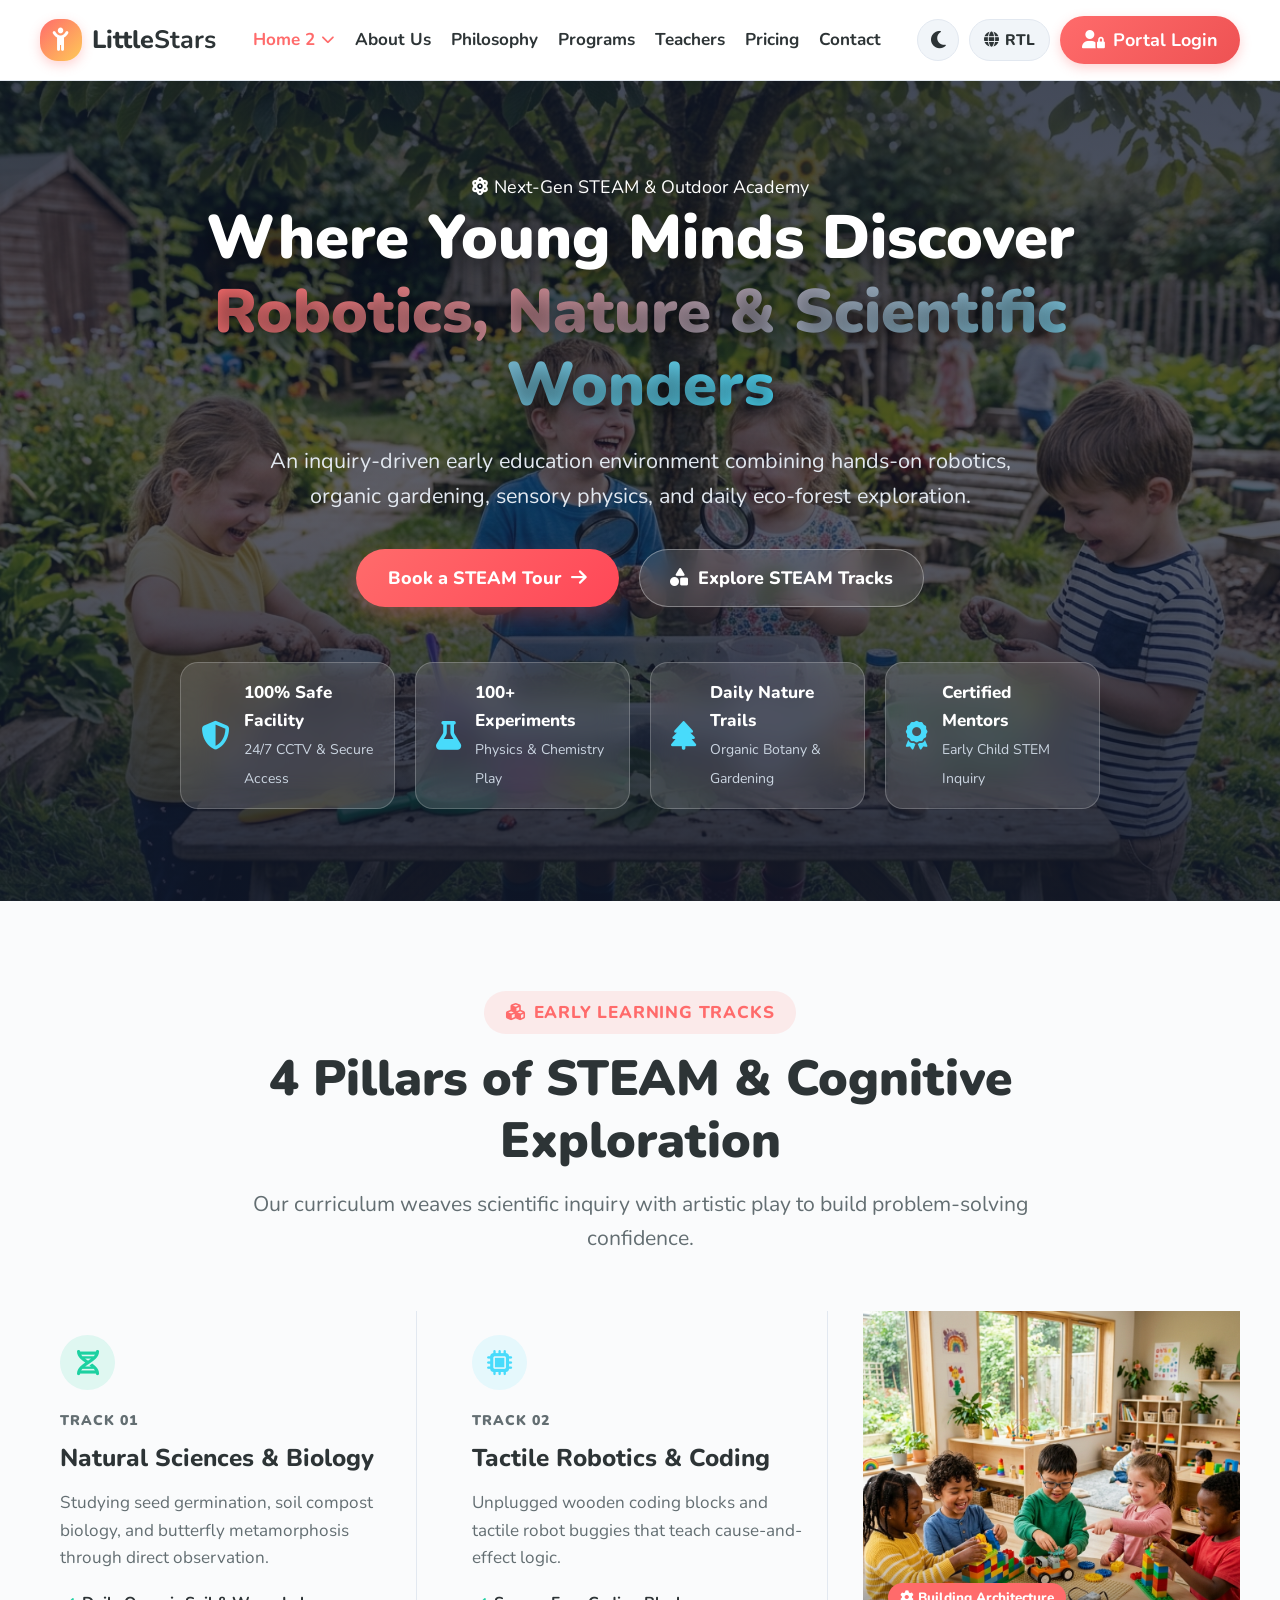
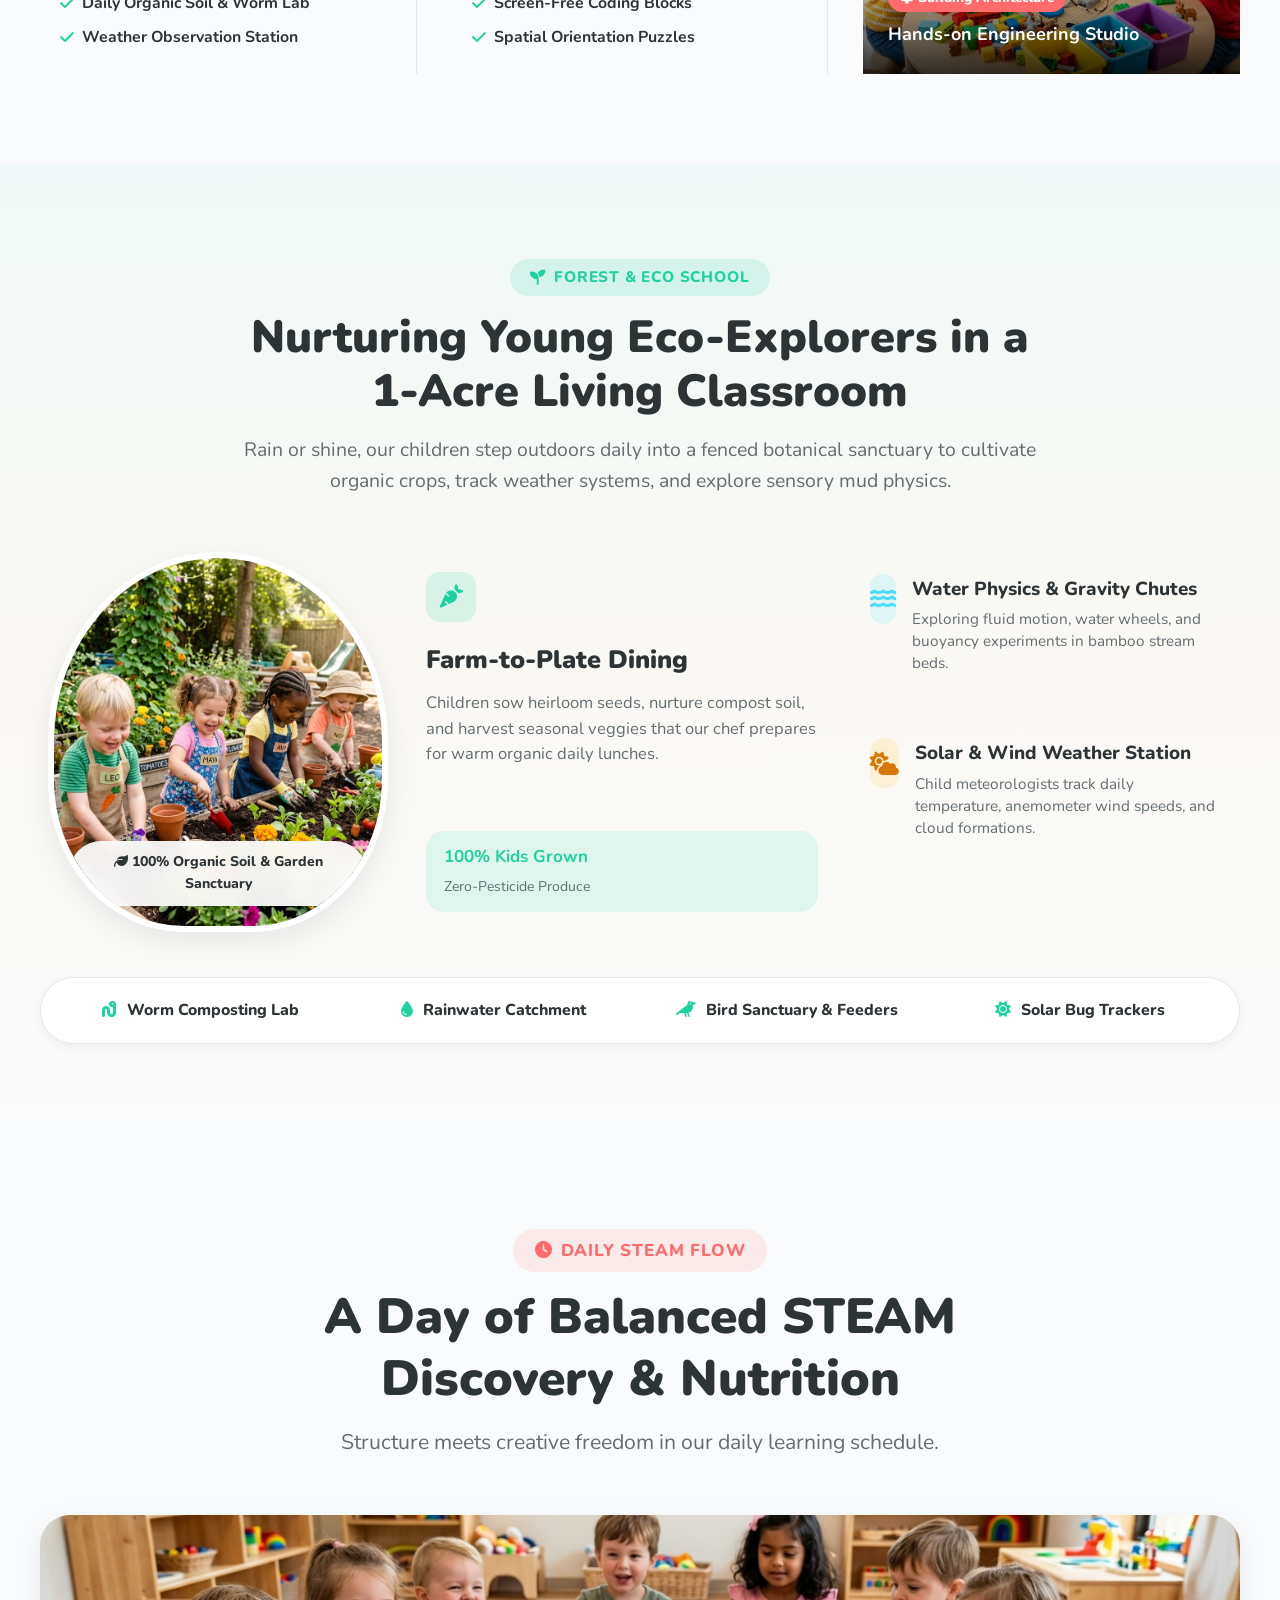
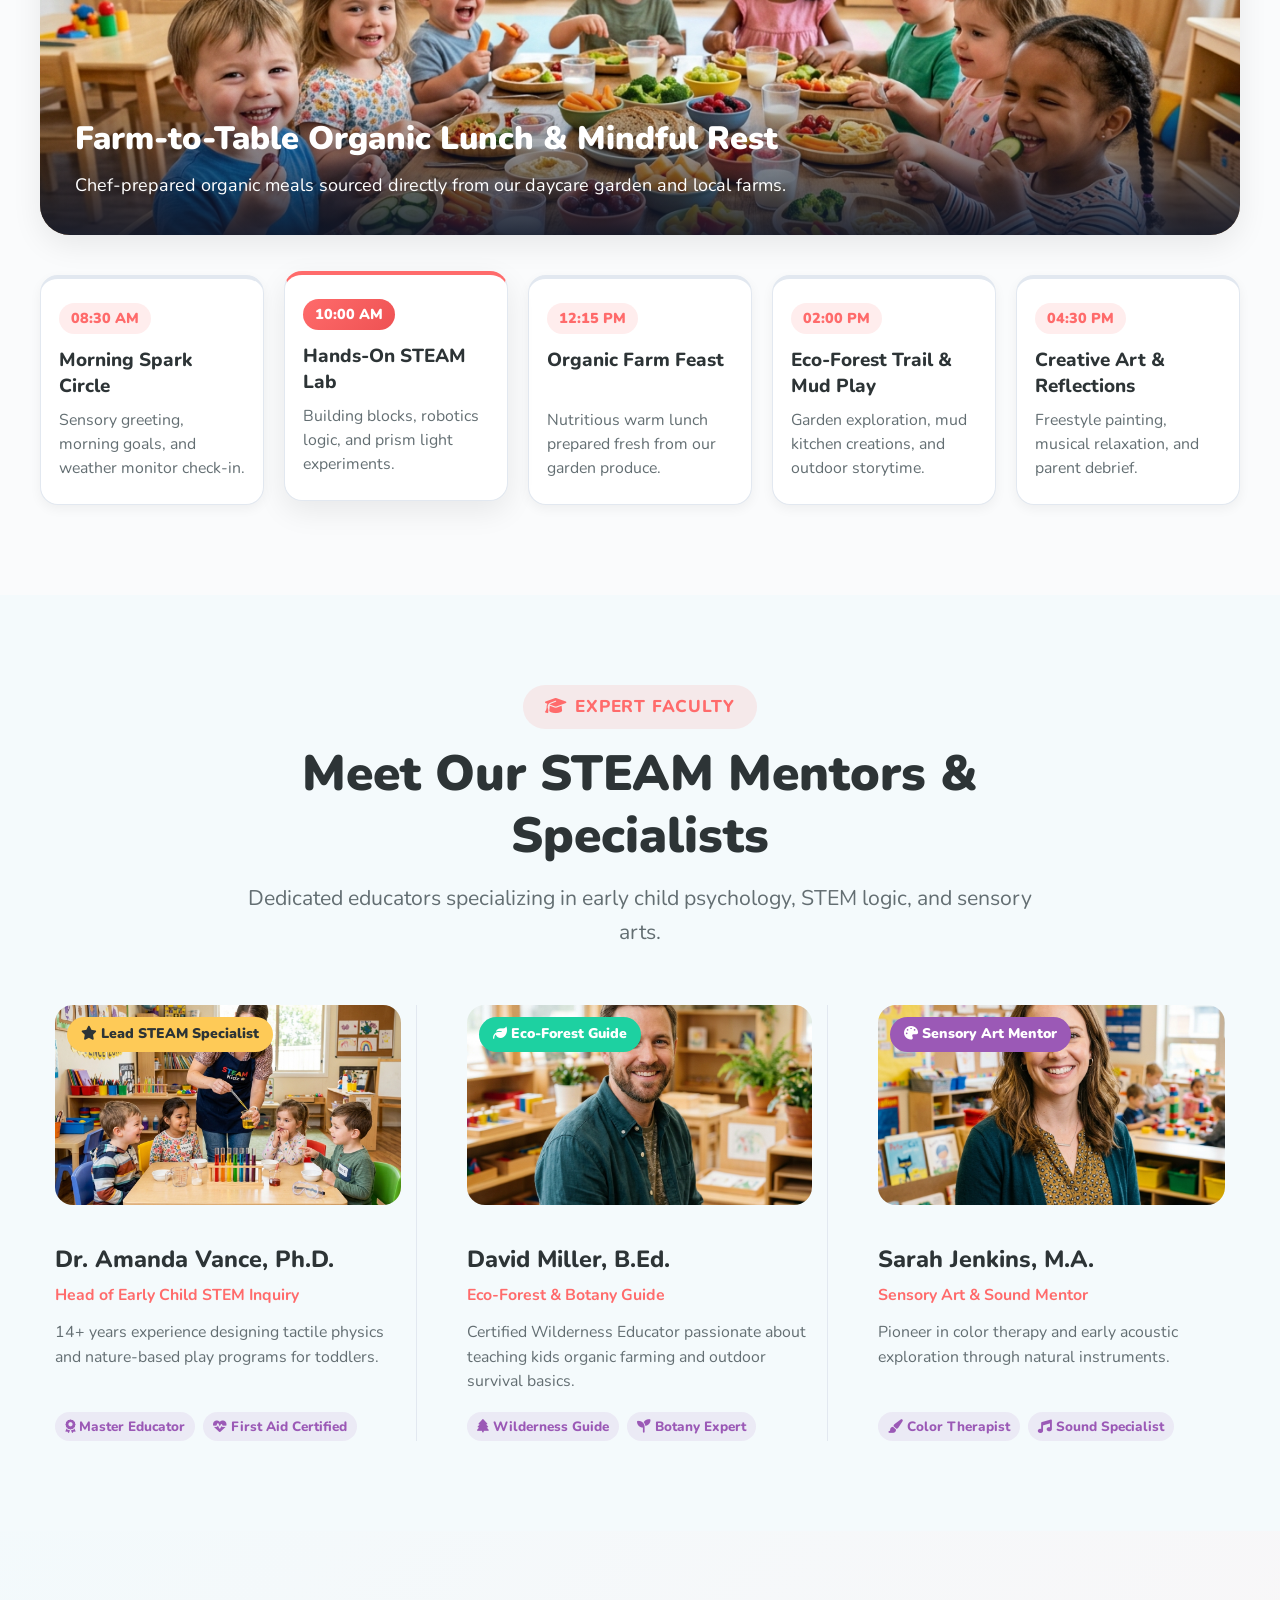
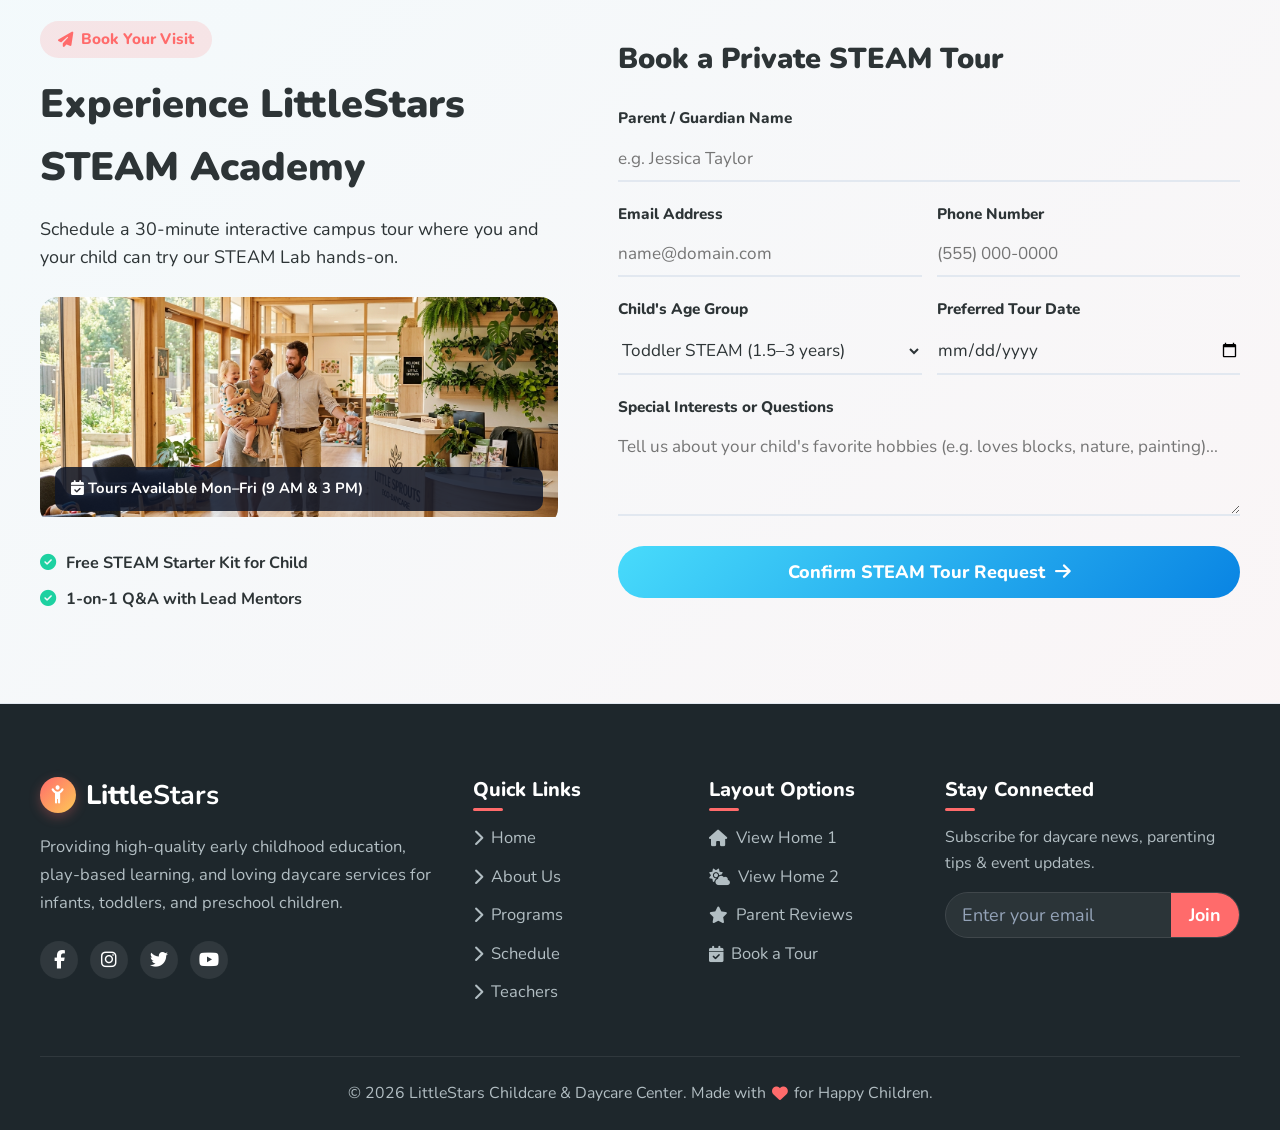
<file: home2.html>
<!DOCTYPE html>
<html lang="en">
<head>
  <meta charset="UTF-8">
  <meta name="viewport" content="width=device-width, initial-scale=1.0">
  <title>LittleStars Childcare & Daycare Center - STEAM & Outdoor Academy (Home 2)</title>
  <!-- Favicon -->
  <link rel="icon" type="image/svg+xml" href="favicon.svg">


  <!-- Font Awesome Icons -->
  <link rel="stylesheet" href="https://cdnjs.cloudflare.com/ajax/libs/font-awesome/6.4.0/css/all.min.css">

  <!-- Google Fonts - Nunito -->
  <link rel="preconnect" href="https://fonts.googleapis.com">
  <link rel="preconnect" href="https://fonts.gstatic.com" crossorigin>
  <link href="https://fonts.googleapis.com/css2?family=Nunito:wght@400;600;700;800;900&display=swap" rel="stylesheet">

  <!-- Stylesheet -->
  <link rel="stylesheet" href="style.css">
</head>
<body>

  <!-- ==========================================================================
       HEADER NAVBAR COMPONENT (EXACT MATCH TO INDEX.HTML)
       ========================================================================== -->
  <header class="header">
    <div class="container">
      <nav class="navbar">
        <!-- Brand Logo -->
        <a href="index.html" class="brand-logo">
          <div class="brand-icon">
            <i class="fa-solid fa-child-reaching"></i>
          </div>
          <span>Little<strong>Stars</strong></span>
        </a>

        <!-- Navigation Menu -->
        <ul class="nav-menu" id="nav-menu">
          <!-- Home Dropdown -->
          <li class="nav-item dropdown" id="home-dropdown">
            <a href="#" class="nav-link dropdown-toggle active">
              <span id="current-home-text">Home 2</span> <i class="fa-solid fa-chevron-down dropdown-icon"></i>
            </a>
            <ul class="dropdown-menu">
              <li class="dropdown-item">
                <a href="index.html" id="select-home1">
                  <i class="fa-solid fa-house"></i> Home 1 <span class="badge" id="badge-home1" style="display:none;">Active</span>
                </a>
              </li>
              <li class="dropdown-item">
                <a href="home2.html" id="select-home2">
                  <i class="fa-solid fa-cloud-sun"></i> Home 2 <span class="badge" id="badge-home2">Active</span>
                </a>
              </li>
            </ul>
          </li>

          <!-- Navigation Links -->
          <li class="nav-item"><a href="about.html" class="nav-link">About Us</a></li>
          <li class="nav-item"><a href="philosophy.html" class="nav-link">Philosophy</a></li>
          <li class="nav-item"><a href="programs.html" class="nav-link">Programs</a></li>
          <li class="nav-item"><a href="teachers.html" class="nav-link">Teachers</a></li>
          <li class="nav-item"><a href="pricing.html" class="nav-link">Pricing</a></li>
          <li class="nav-item"><a href="contact.html" class="nav-link">Contact</a></li>

          <!-- Mobile Utilities (Inside Hamburger Menu) -->
          <li class="nav-item nav-mobile-actions">
            <div class="mobile-actions-wrapper">
              <button class="icon-btn theme-toggle-btn" title="Toggle Dark/Light Mode">
                <i class="fa-solid fa-moon"></i>
              </button>
              <button class="icon-btn rtl-toggle-btn" title="Switch to RTL Mode">
                <i class="fa-solid fa-globe"></i>
                <span class="rtl-label">RTL</span>
              </button>
              <a href="login.html" class="btn-login login-btn">
                <i class="fa-solid fa-user-lock"></i>
                <span>Portal Login</span>
              </a>
            </div>
          </li>
        </ul>

        <!-- Right Side Utilities (Dark Mode, RTL, Login) -->
        <div class="nav-actions">
          <!-- Dark Mode Toggle Button -->
          <button class="icon-btn" id="theme-toggle-btn" title="Toggle Dark/Light Mode">
            <i class="fa-solid fa-moon"></i>
          </button>

          <!-- RTL Layout Switcher Button -->
          <button class="icon-btn rtl-toggle-btn" id="rtl-toggle-btn" title="Switch to RTL Mode">
            <i class="fa-solid fa-globe"></i>
            <span id="rtl-label">RTL</span>
          </button>

          <!-- Parent / Staff Portal Login Button -->
          <a href="login.html" class="btn-login" id="login-btn">
            <i class="fa-solid fa-user-lock"></i>
            <span>Portal Login</span>
          </a>

          <!-- Mobile Hamburger Toggle -->
          <button class="mobile-toggle" id="mobile-toggle-btn" aria-label="Toggle Navigation">
            <i class="fa-solid fa-bars"></i>
          </button>
        </div>
      </nav>
    </div>
  </header>

  <!-- ==========================================================================
       MAIN CONTENT CONTAINER - HOME 2 UNIQUE SECTIONS (7 SECTIONS)
       ========================================================================== -->
  <main class="main-content">

    <!-- ==========================================================================
         SECTION 1: FULL-SCREEN BACKGROUND IMAGE STEAM HERO SHOWCASE (#hero)
         ========================================================================== -->
    <section class="h2-hero-fullscreen" id="hero">
      <div class="h2-hero-overlay"></div>
      <div class="container h2-hero-full-container">
        <div class="h2-hero-full-content">
          <div class="h2-badge-glow">
            <i class="fa-solid fa-atom"></i> Next-Gen STEAM & Outdoor Academy
          </div>
          <h1 class="h2-hero-full-title">
            Where Young Minds Discover <span>Robotics, Nature & Scientific Wonders</span>
          </h1>
          <p class="h2-hero-full-desc">
            An inquiry-driven early education environment combining hands-on robotics, organic gardening, sensory physics, and daily eco-forest exploration.
          </p>
          <div class="h2-hero-full-actions">
            <a href="contact.html" class="h2-btn-primary">
              Book a STEAM Tour <i class="fa-solid fa-arrow-right"></i>
            </a>
            <a href="about.html" class="h2-btn-ghost-light">
              <i class="fa-solid fa-shapes"></i> Explore STEAM Tracks
            </a>
          </div>

          <!-- Glassmorphism Feature Spec Bar -->
          <div class="h2-full-spec-bar">
            <div class="h2-spec-glass">
              <i class="fa-solid fa-shield-halved"></i>
              <div>
                <strong>100% Safe Facility</strong>
                <span>24/7 CCTV & Secure Access</span>
              </div>
            </div>
            <div class="h2-spec-glass">
              <i class="fa-solid fa-flask"></i>
              <div>
                <strong>100+ Experiments</strong>
                <span>Physics & Chemistry Play</span>
              </div>
            </div>
            <div class="h2-spec-glass">
              <i class="fa-solid fa-tree"></i>
              <div>
                <strong>Daily Nature Trails</strong>
                <span>Organic Botany & Gardening</span>
              </div>
            </div>
            <div class="h2-spec-glass">
              <i class="fa-solid fa-award"></i>
              <div>
                <strong>Certified Mentors</strong>
                <span>Early Child STEM Inquiry</span>
              </div>
            </div>
          </div>
        </div>
      </div>
    </section>

    <!-- ==========================================================================
         SECTION 2: INTERACTIVE BENTO STEAM PILLARS (#about)
         ========================================================================== -->
    <section class="h2-pillars-section" id="about">
      <div class="container">
        <div class="section-header">
          <span class="section-tag"><i class="fa-solid fa-cubes"></i> Early Learning Tracks</span>
          <h2 class="section-title">4 Pillars of STEAM & Cognitive Exploration</h2>
          <p class="section-desc">Our curriculum weaves scientific inquiry with artistic play to build problem-solving confidence.</p>
        </div>

        <div class="h2-bento-grid">
          <!-- Pillar 1: Science & Nature -->
          <div class="h2-bento-item bento-science">
            <div class="h2-bento-icon"><i class="fa-solid fa-dna"></i></div>
            <div class="h2-bento-content">
              <span class="h2-track-tag">Track 01</span>
              <h3>Natural Sciences & Biology</h3>
              <p>Studying seed germination, soil compost biology, and butterfly metamorphosis through direct observation.</p>
              <ul class="h2-check-list">
                <li><i class="fa-solid fa-check"></i> Daily Organic Soil & Worm Lab</li>
                <li><i class="fa-solid fa-check"></i> Weather Observation Station</li>
              </ul>
            </div>
          </div>

          <!-- Pillar 2: Robotics & Logic -->
          <div class="h2-bento-item bento-tech">
            <div class="h2-bento-icon"><i class="fa-solid fa-microchip"></i></div>
            <div class="h2-bento-content">
              <span class="h2-track-tag">Track 02</span>
              <h3>Tactile Robotics & Coding</h3>
              <p>Unplugged wooden coding blocks and tactile robot buggies that teach cause-and-effect logic.</p>
              <ul class="h2-check-list">
                <li><i class="fa-solid fa-check"></i> Screen-Free Coding Blocks</li>
                <li><i class="fa-solid fa-check"></i> Spatial Orientation Puzzles</li>
              </ul>
            </div>
          </div>

          <!-- Pillar 3: Engineering Media Frame -->
          <div class="h2-bento-item bento-media">
            <img src="images/h2_steam_lab.jpg" alt="Preschool children building with wood blocks and toy robotics">
            <div class="h2-media-overlay">
              <span class="h2-live-chip"><i class="fa-solid fa-gear"></i> Building Architecture</span>
              <h4>Hands-on Engineering Studio</h4>
            </div>
          </div>

        </div>
      </div>
    </section>

    <!-- ==========================================================================
         SECTION 3: ECO-FOREST & BOTANY GARDEN EXPERIENCE HUB (#programs)
         ========================================================================== -->
    <section class="h2-eco-hub-section" id="programs">
      <div class="container">
        <!-- Section Top Centered Showcase Header -->
        <div class="h2-eco-header">
          <span class="h2-eco-badge"><i class="fa-solid fa-seedling"></i> Forest & Eco School</span>
          <h2>Nurturing Young Eco-Explorers in a 1-Acre Living Classroom</h2>
          <p>Rain or shine, our children step outdoors daily into a fenced botanical sanctuary to cultivate organic crops, track weather systems, and explore sensory mud physics.</p>
        </div>

        <!-- 3-Column Asymmetric Hub Grid -->
        <div class="h2-eco-hub-grid">
          <!-- Column 1: Central Organic Circular Media Orb -->
          <div class="h2-eco-orb-col">
            <div class="h2-eco-circle-frame">
              <img src="images/h2_outdoor_garden.jpg" alt="Toddlers planting vegetables and flowers in outdoor garden">
              <div class="h2-eco-floating-tag">
                <i class="fa-solid fa-leaf"></i> 100% Organic Soil & Garden Sanctuary
              </div>
            </div>
          </div>

          <!-- Column 2: Farm-to-Table Hero Feature Card -->
          <div class="h2-eco-card hero-eco-card">
            <div class="h2-eco-icon-badge e-green">
              <i class="fa-solid fa-carrot"></i>
            </div>
            <h3>Farm-to-Plate Dining</h3>
            <p>Children sow heirloom seeds, nurture compost soil, and harvest seasonal veggies that our chef prepares for warm organic daily lunches.</p>
            <div class="h2-eco-stat-pill">
              <strong>100% Kids Grown</strong>
              <span>Zero-Pesticide Produce</span>
            </div>
          </div>

          <!-- Column 3: Dual Stacked Innovation Wave Cards -->
          <div class="h2-eco-dual-stack">
            <div class="h2-eco-card sub-eco-card">
              <div class="h2-eco-icon-badge e-blue">
                <i class="fa-solid fa-water"></i>
              </div>
              <div>
                <h4>Water Physics & Gravity Chutes</h4>
                <p>Exploring fluid motion, water wheels, and buoyancy experiments in bamboo stream beds.</p>
              </div>
            </div>

            <div class="h2-eco-card sub-eco-card">
              <div class="h2-eco-icon-badge e-yellow">
                <i class="fa-solid fa-cloud-sun"></i>
              </div>
              <div>
                <h4>Solar & Wind Weather Station</h4>
                <p>Child meteorologists track daily temperature, anemometer wind speeds, and cloud formations.</p>
              </div>
            </div>
          </div>
        </div>

        <!-- Bottom Horizontal Feature Ribbon -->
        <div class="h2-eco-ribbon">
          <div class="h2-ribbon-item"><i class="fa-solid fa-worm"></i> Worm Composting Lab</div>
          <div class="h2-ribbon-item"><i class="fa-solid fa-droplet"></i> Rainwater Catchment</div>
          <div class="h2-ribbon-item"><i class="fa-solid fa-crow"></i> Bird Sanctuary & Feeders</div>
          <div class="h2-ribbon-item"><i class="fa-solid fa-sun"></i> Solar Bug Trackers</div>
        </div>
      </div>
    </section>



    <!-- ==========================================================================
         SECTION 5: DYNAMIC STEAM JOURNEY & ORGANIC FEAST (#routine)
         ========================================================================== -->
    <section class="h2-routine-section" id="routine">
      <div class="container">
        <div class="section-header">
          <span class="section-tag"><i class="fa-solid fa-clock"></i> Daily STEAM Flow</span>
          <h2 class="section-title">A Day of Balanced STEAM Discovery & Nutrition</h2>
          <p class="section-desc">Structure meets creative freedom in our daily learning schedule.</p>
        </div>

        <div class="h2-routine-wrapper">
          <!-- Routine Hero Showcase Image -->
          <div class="h2-routine-banner">
            <img src="images/h2_daily_routine.jpg" alt="Group of happy toddlers enjoying healthy organic lunch feast at daycare table">
            <div class="h2-routine-banner-text">
              <h3>Farm-to-Table Organic Lunch & Mindful Rest</h3>
              <p>Chef-prepared organic meals sourced directly from our daycare garden and local farms.</p>
            </div>
          </div>

          <!-- Horizontal Arc Timeline Steps -->
          <div class="h2-arc-steps">
            <div class="h2-step-card">
              <div class="h2-step-num">08:30 AM</div>
              <h4>Morning Spark Circle</h4>
              <p>Sensory greeting, morning goals, and weather monitor check-in.</p>
            </div>

            <div class="h2-step-card active">
              <div class="h2-step-num">10:00 AM</div>
              <h4>Hands-On STEAM Lab</h4>
              <p>Building blocks, robotics logic, and prism light experiments.</p>
            </div>

            <div class="h2-step-card">
              <div class="h2-step-num">12:15 PM</div>
              <h4>Organic Farm Feast</h4>
              <p>Nutritious warm lunch prepared fresh from our garden produce.</p>
            </div>

            <div class="h2-step-card">
              <div class="h2-step-num">02:00 PM</div>
              <h4>Eco-Forest Trail & Mud Play</h4>
              <p>Garden exploration, mud kitchen creations, and outdoor storytime.</p>
            </div>

            <div class="h2-step-card">
              <div class="h2-step-num">04:30 PM</div>
              <h4>Creative Art & Reflections</h4>
              <p>Freestyle painting, musical relaxation, and parent debrief.</p>
            </div>
          </div>
        </div>
      </div>
    </section>

    <!-- ==========================================================================
         SECTION 6: CERTIFIED STEAM MENTORS GUILD (#teachers)
         ========================================================================== -->
    <section class="h2-specialists-section" id="teachers">
      <div class="container">
        <div class="section-header">
          <span class="section-tag"><i class="fa-solid fa-graduation-cap"></i> Expert Faculty</span>
          <h2 class="section-title">Meet Our STEAM Mentors & Specialists</h2>
          <p class="section-desc">Dedicated educators specializing in early child psychology, STEM logic, and sensory arts.</p>
        </div>

        <div class="h2-mentor-grid">
          <!-- Mentor 1: Featured STEAM Lead -->
          <div class="h2-mentor-card">
            <div class="h2-mentor-img-frame">
              <img src="images/h2_teacher_steam.jpg" alt="Dr. Amanda Vance STEAM Educator">
              <div class="h2-specialty-badge"><i class="fa-solid fa-star"></i> Lead STEAM Specialist</div>
            </div>
            <div class="h2-mentor-info">
              <h3>Dr. Amanda Vance, Ph.D.</h3>
              <p class="h2-mentor-role">Head of Early Child STEM Inquiry</p>
              <p class="h2-mentor-bio">14+ years experience designing tactile physics and nature-based play programs for toddlers.</p>
              <div class="h2-mentor-tags">
                <span><i class="fa-solid fa-award"></i> Master Educator</span>
                <span><i class="fa-solid fa-heart-pulse"></i> First Aid Certified</span>
              </div>
            </div>
          </div>

          <!-- Mentor 2: Eco-Forest Guide -->
          <div class="h2-mentor-card">
            <div class="h2-mentor-img-frame">
              <img src="images/h2_teacher_david_eco.jpg" alt="David Miller Eco-Forest Instructor">
              <div class="h2-specialty-badge badge-green"><i class="fa-solid fa-leaf"></i> Eco-Forest Guide</div>
            </div>
            <div class="h2-mentor-info">
              <h3>David Miller, B.Ed.</h3>
              <p class="h2-mentor-role">Eco-Forest & Botany Guide</p>
              <p class="h2-mentor-bio">Certified Wilderness Educator passionate about teaching kids organic farming and outdoor survival basics.</p>
              <div class="h2-mentor-tags">
                <span><i class="fa-solid fa-tree"></i> Wilderness Guide</span>
                <span><i class="fa-solid fa-seedling"></i> Botany Expert</span>
              </div>
            </div>
          </div>

          <!-- Mentor 3: Sensory Art Master -->
          <div class="h2-mentor-card">
            <div class="h2-mentor-img-frame">
              <img src="images/h2_teacher_sarah_art.jpg" alt="Sarah Jenkins Sensory Art Specialist">
              <div class="h2-specialty-badge badge-purple"><i class="fa-solid fa-palette"></i> Sensory Art Mentor</div>
            </div>
            <div class="h2-mentor-info">
              <h3>Sarah Jenkins, M.A.</h3>
              <p class="h2-mentor-role">Sensory Art & Sound Mentor</p>
              <p class="h2-mentor-bio">Pioneer in color therapy and early acoustic exploration through natural instruments.</p>
              <div class="h2-mentor-tags">
                <span><i class="fa-solid fa-paint-brush"></i> Color Therapist</span>
                <span><i class="fa-solid fa-music"></i> Sound Specialist</span>
              </div>
            </div>
          </div>
        </div>
      </div>
    </section>

    <!-- ==========================================================================
         SECTION 7: ADMISSIONS & PRIVATE CAMPUS TOUR (#contact)
         ========================================================================== -->
    <section class="h2-enrollment-section" id="contact">
      <div class="container">
        <div class="h2-enrollment-grid">
          <!-- Left Info Column -->
          <div class="h2-enroll-info">
            <span class="h2-enroll-tag"><i class="fa-solid fa-paper-plane"></i> Book Your Visit</span>
            <h2>Experience LittleStars STEAM Academy</h2>
            <p>Schedule a 30-minute interactive campus tour where you and your child can try our STEAM Lab hands-on.</p>

            <div class="h2-tour-media-preview">
              <img src="images/h2_campus_tour.jpg" alt="Parents and child walking through bright modern daycare reception">
              <div class="h2-tour-chip">
                <i class="fa-solid fa-calendar-check"></i> Tours Available Mon–Fri (9 AM & 3 PM)
              </div>
            </div>

            <div class="h2-perk-list">
              <div><i class="fa-solid fa-circle-check"></i> Free STEAM Starter Kit for Child</div>
              <div><i class="fa-solid fa-circle-check"></i> 1-on-1 Q&A with Lead Mentors</div>
            </div>
          </div>

          <!-- Right Form Column -->
          <div class="h2-enroll-form-wrap">
            <h3>Book a Private STEAM Tour</h3>
            <form class="h2-form" onsubmit="event.preventDefault(); alert('Thank you! Your STEAM Lab Tour request has been received. Our team will contact you shortly.');">
              <div class="h2-input-group">
                <label for="h2-parent-name">Parent / Guardian Name</label>
                <input type="text" id="h2-parent-name" placeholder="e.g. Jessica Taylor" required>
              </div>

              <div class="h2-input-row">
                <div class="h2-input-group">
                  <label for="h2-email">Email Address</label>
                  <input type="email" id="h2-email" placeholder="name@domain.com" required>
                </div>
                <div class="h2-input-group">
                  <label for="h2-phone">Phone Number</label>
                  <input type="tel" id="h2-phone" placeholder="(555) 000-0000" required>
                </div>
              </div>

              <div class="h2-input-row">
                <div class="h2-input-group">
                  <label for="h2-child-age">Child's Age Group</label>
                  <select id="h2-child-age">
                    <option>Infant STEAM (6–18 months)</option>
                    <option selected>Toddler STEAM (1.5–3 years)</option>
                    <option>Preschool STEAM (3–5 years)</option>
                  </select>
                </div>
                <div class="h2-input-group">
                  <label for="h2-tour-date">Preferred Tour Date</label>
                  <input type="date" id="h2-tour-date" required>
                </div>
              </div>

              <div class="h2-input-group">
                <label for="h2-notes">Special Interests or Questions</label>
                <textarea id="h2-notes" rows="3" placeholder="Tell us about your child's favorite hobbies (e.g. loves blocks, nature, painting)..."></textarea>
              </div>

              <button type="submit" class="h2-submit-btn">
                Confirm STEAM Tour Request <i class="fa-solid fa-arrow-right"></i>
              </button>
            </form>
          </div>
        </div>
      </div>
    </section>

  </main>

  <!-- ==========================================================================
       FOOTER COMPONENT (EXACT MATCH TO INDEX.HTML)
       ========================================================================== -->
  <footer class="footer">
    <div class="container">
      <div class="footer-grid">
        <!-- Brand Column -->
        <div class="footer-brand">
          <div class="brand-title">
            <div class="brand-icon" style="width:36px; height:36px; font-size:1rem;">
              <i class="fa-solid fa-child-reaching"></i>
            </div>
            <span>Little<strong>Stars</strong></span>
          </div>
          <p>
            Providing high-quality early childhood education, play-based learning, and loving daycare services for infants, toddlers, and preschool children.
          </p>
          <div class="footer-socials">
            <a href="#" class="social-link" title="Facebook"><i class="fa-brands fa-facebook-f"></i></a>
            <a href="#" class="social-link" title="Instagram"><i class="fa-brands fa-instagram"></i></a>
            <a href="#" class="social-link" title="Twitter"><i class="fa-brands fa-twitter"></i></a>
            <a href="#" class="social-link" title="YouTube"><i class="fa-brands fa-youtube"></i></a>
          </div>
        </div>

        <!-- Quick Links -->
        <div class="footer-column">
          <h4>Quick Links</h4>
          <ul class="footer-links">
            <li><a href="#hero"><i class="fa-solid fa-chevron-right"></i> Home</a></li>
            <li><a href="about.html"><i class="fa-solid fa-chevron-right"></i> About Us</a></li>
            <li><a href="programs.html"><i class="fa-solid fa-chevron-right"></i> Programs</a></li>
            <li><a href="#schedule"><i class="fa-solid fa-chevron-right"></i> Schedule</a></li>
            <li><a href="teachers.html"><i class="fa-solid fa-chevron-right"></i> Teachers</a></li>
          </ul>
        </div>

        <!-- Home Options Selection -->
        <div class="footer-column">
          <h4>Layout Options</h4>
          <ul class="footer-links">
            <li><a href="index.html" id="footer-link-home1"><i class="fa-solid fa-house"></i> View Home 1</a></li>
            <li><a href="home2.html" id="footer-link-home2"><i class="fa-solid fa-cloud-sun"></i> View Home 2</a></li>
            <li><a href="#testimonials"><i class="fa-solid fa-star"></i> Parent Reviews</a></li>
            <li><a href="contact.html"><i class="fa-solid fa-calendar-check"></i> Book a Tour</a></li>
          </ul>
        </div>

        <!-- Newsletter & Contact -->
        <div class="footer-column">
          <h4>Stay Connected</h4>
          <p style="font-size:0.88rem; margin-bottom:12px;">Subscribe for daycare news, parenting tips & event updates.</p>
          <form class="newsletter-form" onsubmit="event.preventDefault(); alert('Subscribed to newsletter!');">
            <input type="email" placeholder="Enter your email" required>
            <button type="submit">Join</button>
          </form>
        </div>
      </div>

      <div class="footer-bottom">
        <p>© 2026 LittleStars Childcare & Daycare Center. Made with <i class="fa-solid fa-heart"></i> for Happy Children.</p>
      </div>
    </div>
  </footer>

  <!-- ==========================================================================
       LOGIN MODAL COMPONENT (EXACT MATCH TO INDEX.HTML)
       ========================================================================== -->
  <div class="modal-overlay" id="login-modal">
    <div class="modal-card">
      <div class="modal-header">
        <h3 class="modal-title" id="modal-tab-title">Parent Portal Login</h3>
        <button class="close-modal" id="close-modal-btn" title="Close Modal">
          <i class="fa-solid fa-xmark"></i>
        </button>
      </div>

      <div class="modal-tabs">
        <button class="modal-tab-btn active" id="tab-parent">Parent Portal</button>
        <button class="modal-tab-btn" id="tab-staff">Staff Portal</button>
      </div>

      <div class="modal-body">
        <form onsubmit="event.preventDefault(); alert('Logging in...');">
          <div class="form-group">
            <label for="login-email">Email or Username</label>
            <div class="input-with-icon">
              <i class="fa-solid fa-envelope"></i>
              <input type="email" id="login-email" placeholder="Enter your email" required>
            </div>
          </div>

          <div class="form-group">
            <label for="login-password">Password</label>
            <div class="input-with-icon">
              <i class="fa-solid fa-lock"></i>
              <input type="password" id="login-password" placeholder="••••••••" required>
            </div>
          </div>

          <div class="form-options">
            <label>
              <input type="checkbox"> Remember me
            </label>
            <a href="#" class="forgot-link">Forgot password?</a>
          </div>

          <button type="submit" class="btn-submit-login">Sign In</button>
        </form>
      </div>
    </div>
  </div>

  <!-- JavaScript -->
  <script src="script.js"></script>
</body>
</html>
</file>
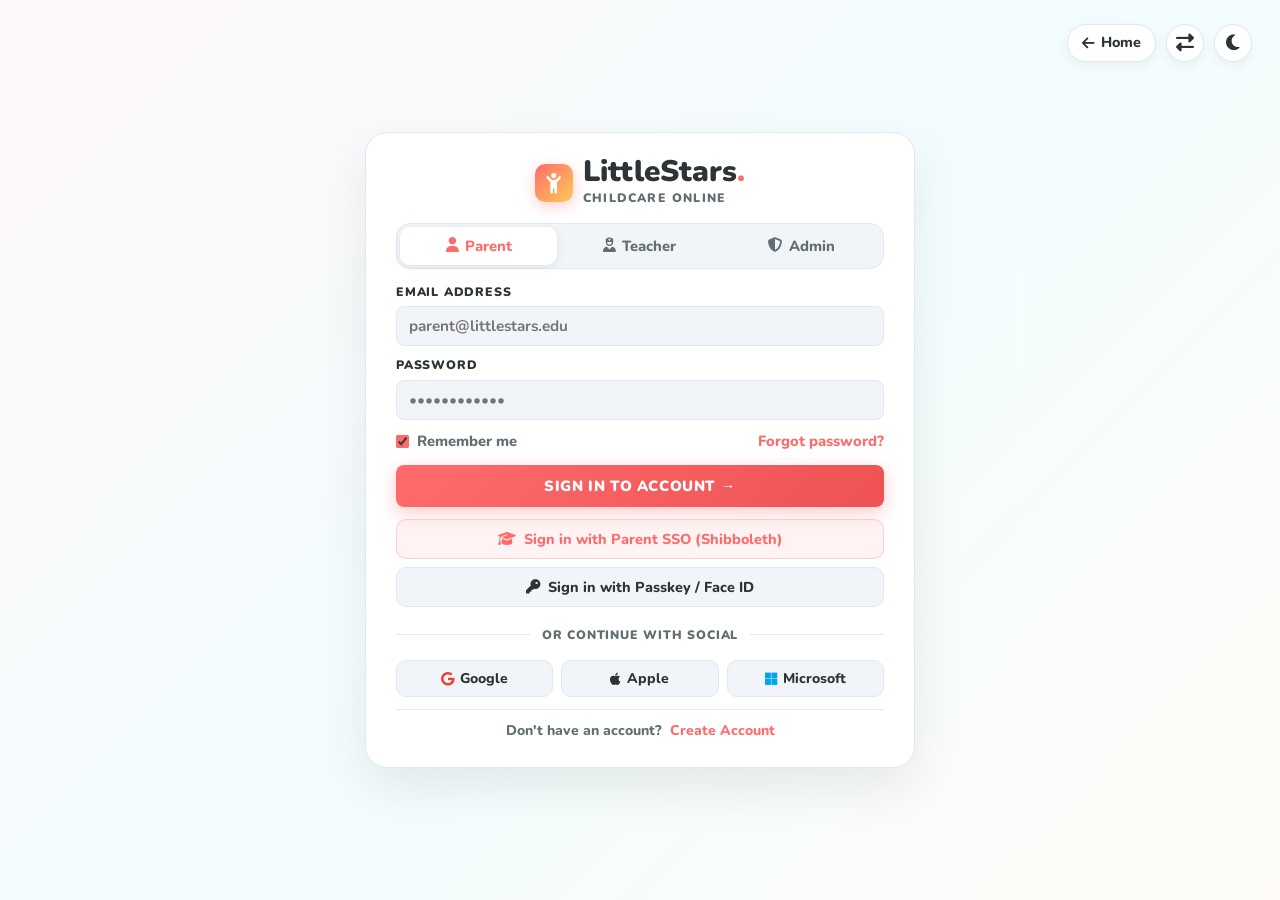
<file: login.html>
<!DOCTYPE html>
<html lang="en">
<head>
  <meta charset="UTF-8">
  <meta name="viewport" content="width=device-width, initial-scale=1.0">
  <title>LittleStars - Childcare Online Portal Login</title>
  <!-- Favicon -->
  <link rel="icon" type="image/svg+xml" href="favicon.svg">


  <!-- Font Awesome Icons -->
  <link rel="stylesheet" href="https://cdnjs.cloudflare.com/ajax/libs/font-awesome/6.4.0/css/all.min.css">

  <!-- Google Fonts - Nunito -->
  <link rel="preconnect" href="https://fonts.googleapis.com">
  <link rel="preconnect" href="https://fonts.gstatic.com" crossorigin>
  <link href="https://fonts.googleapis.com/css2?family=Nunito:wght@400;600;700;800;900&display=swap" rel="stylesheet">

  <!-- Stylesheet -->
  <link rel="stylesheet" href="style.css">
</head>
<body class="unitutor-login-body sticky-viewport">

  <!-- Top Right Utility Buttons -->
  <div class="unitutor-top-actions">
    <a href="index.html" class="unitutor-icon-btn" title="Back to Home Website" style="width:auto; padding:0 14px; border-radius:999px; gap:6px; text-decoration:none; font-weight:800; font-size:0.8rem;">
      <i class="fa-solid fa-arrow-left"></i> Home
    </a>
    <button class="unitutor-icon-btn" id="rtl-toggle-btn" title="Switch to LTR/RTL Layout">
      <i class="fa-solid fa-right-left"></i>
    </button>
    <button class="unitutor-icon-btn" id="theme-toggle-btn" title="Toggle Dark/Light Mode">
      <i class="fa-solid fa-moon"></i>
    </button>
  </div>

  <!-- Centered Login Box Container (Compact Fixed Viewport Fit - Zero Scroll) -->
  <main class="unitutor-login-wrapper compact-fit">
    <div class="unitutor-card compact-card">
      
      <!-- Brand Logo Header (Clickable link to index.html) -->
      <a href="index.html" class="unitutor-brand compact-brand" title="Return to Homepage" style="text-decoration:none;">
        <div class="unitutor-logo-badge compact-badge">
          <i class="fa-solid fa-child-reaching"></i>
        </div>
        <div class="unitutor-brand-text">
          <h2>LittleStars<span>.</span></h2>
          <p>CHILDCARE ONLINE</p>
        </div>
      </a>

      <!-- 3-Role Tab Switcher -->
      <div class="unitutor-role-switcher compact-switcher">
        <button class="role-btn active" id="role-parent">
          <i class="fa-solid fa-user"></i> Parent
        </button>
        <button class="role-btn" id="role-teacher">
          <i class="fa-solid fa-user-nurse"></i> Teacher
        </button>
        <button class="role-btn" id="role-admin">
          <i class="fa-solid fa-shield-halved"></i> Admin
        </button>
      </div>

      <!-- Login Form -->
      <form class="unitutor-form" onsubmit="event.preventDefault(); alert('Sign in successful! Welcome to LittleStars Online Portal.'); window.location.href='index.html';">
        <div class="unitutor-field compact-field">
          <label id="unitutor-email-label">EMAIL ADDRESS</label>
          <input type="email" placeholder="parent@littlestars.edu" required id="unitutor-email-input">
        </div>

        <div class="unitutor-field compact-field">
          <label>PASSWORD</label>
          <input type="password" placeholder="••••••••••••" required id="unitutor-pwd-input">
        </div>

        <div class="unitutor-options compact-options">
          <label class="unitutor-remember">
            <input type="checkbox" checked>
            <span>Remember me</span>
          </label>
          <a href="#" class="unitutor-forgot" onclick="alert('Reset instructions sent to your email.'); return false;">Forgot password?</a>
        </div>

        <button type="submit" class="unitutor-btn-primary compact-btn">
          SIGN IN TO ACCOUNT &rarr;
        </button>
      </form>

      <!-- Secondary SSO Buttons -->
      <div class="unitutor-sso-group" style="gap:8px; margin-top:12px;">
        <button type="button" class="unitutor-btn-outline" style="padding:9px; font-size:0.8rem;" onclick="alert('Redirecting to District Parent SSO...');">
          <i class="fa-solid fa-graduation-cap"></i> Sign in with Parent SSO (Shibboleth)
        </button>
        
        <button type="button" class="unitutor-btn-light" style="padding:9px; font-size:0.8rem;" onclick="alert('Authenticating with Passkey / Face ID...');">
          <i class="fa-solid fa-key"></i> Sign in with Passkey / Face ID
        </button>
      </div>

      <!-- Social Divider -->
      <div class="unitutor-divider compact-divider">
        <span>OR CONTINUE WITH SOCIAL</span>
      </div>

      <!-- Social Login Buttons Row -->
      <div class="unitutor-social-row compact-social">
        <button type="button" class="unitutor-social-btn" onclick="alert('Authenticating with Google...');">
          <i class="fa-brands fa-google" style="color:#EA4335;"></i> Google
        </button>
        
        <button type="button" class="unitutor-social-btn" onclick="alert('Authenticating with Apple...');">
          <i class="fa-brands fa-apple"></i> Apple
        </button>
        
        <button type="button" class="unitutor-social-btn" onclick="alert('Authenticating with Microsoft...');">
          <i class="fa-brands fa-microsoft" style="color:#00A4EF;"></i> Microsoft
        </button>
      </div>

      <!-- Footer Prompt -->
      <div class="unitutor-footer compact-footer" style="text-align: center;">
        <span>Don't have an account?</span>
        <a href="register.html">Create Account</a>
      </div>

    </div>
  </main>

  <!-- Scripts -->
  <script src="script.js"></script>
  <script>
    // Tab switching logic matching the reference screen
    const roleParent = document.getElementById('role-parent');
    const roleTeacher = document.getElementById('role-teacher');
    const roleAdmin = document.getElementById('role-admin');
    const emailLabel = document.getElementById('unitutor-email-label');
    const emailInput = document.getElementById('unitutor-email-input');

    function setActiveRole(btn, labelText, placeholderText) {
      [roleParent, roleTeacher, roleAdmin].forEach(b => b?.classList.remove('active'));
      btn.classList.add('active');
      if (emailLabel) emailLabel.textContent = labelText;
      if (emailInput) emailInput.placeholder = placeholderText;
    }

    roleParent?.addEventListener('click', () => {
      setActiveRole(roleParent, 'EMAIL ADDRESS', 'parent@littlestars.edu');
    });

    roleTeacher?.addEventListener('click', () => {
      setActiveRole(roleTeacher, 'TEACHER EMAIL OR BADGE ID', 'teacher@littlestars.edu');
    });

    roleAdmin?.addEventListener('click', () => {
      setActiveRole(roleAdmin, 'ADMINISTRATOR ID', 'admin@littlestars.edu');
    });
  </script>
</body>
</html>
</file>
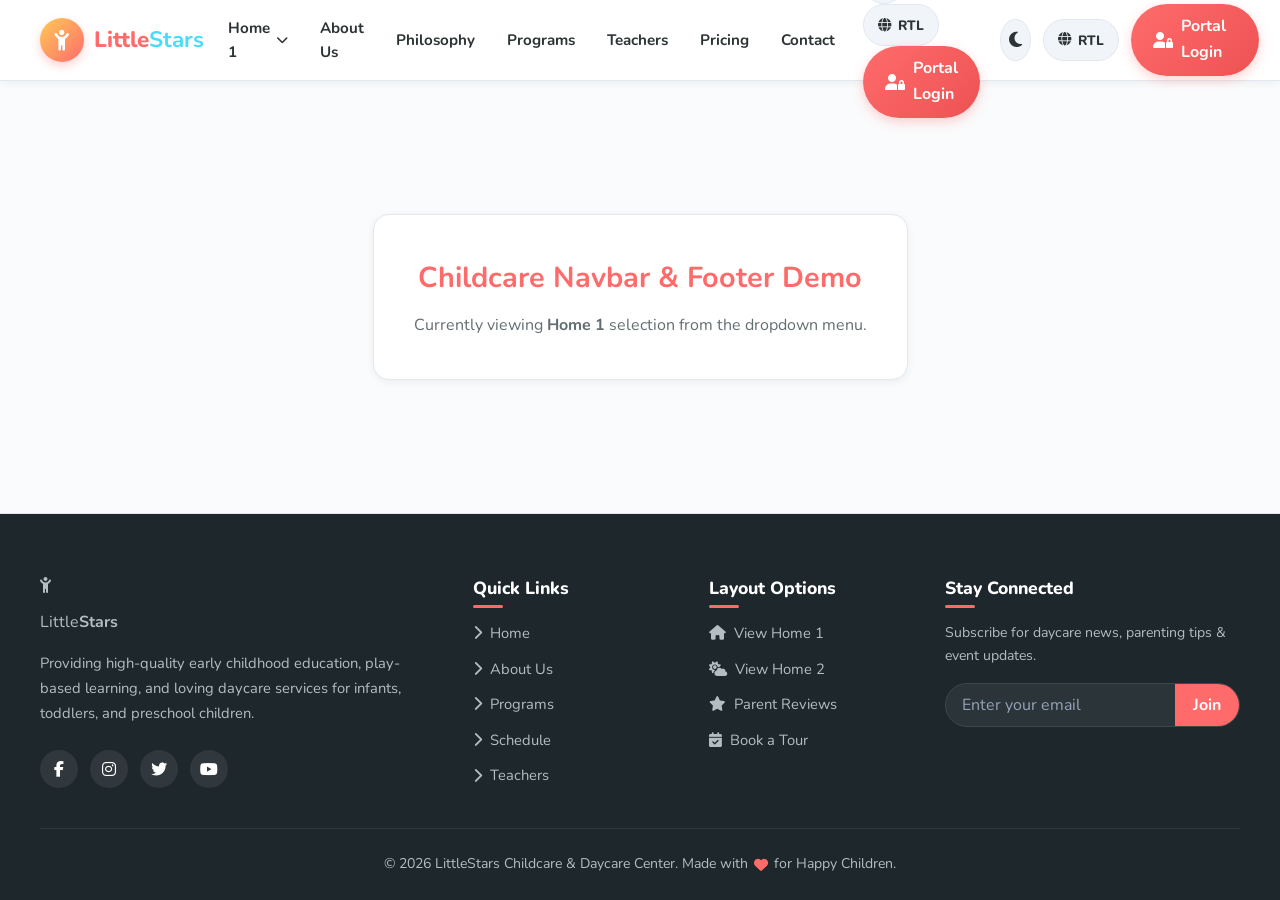
<file: navbar.html>
<!DOCTYPE html>
<html lang="en">
<head>
  <meta charset="UTF-8">
  <meta name="viewport" content="width=device-width, initial-scale=1.0">
  <title>Childcare & Daycare Center - Navbar & Footer Only</title>
  <!-- Favicon -->
  <link rel="icon" type="image/svg+xml" href="favicon.svg">


  <!-- Font Awesome Icons -->
  <link rel="stylesheet" href="https://cdnjs.cloudflare.com/ajax/libs/font-awesome/6.4.0/css/all.min.css">

  <!-- Google Fonts - Nunito -->
  <link rel="preconnect" href="https://fonts.googleapis.com">
  <link rel="preconnect" href="https://fonts.gstatic.com" crossorigin>
  <link href="https://fonts.googleapis.com/css2?family=Nunito:wght@400;600;700;800;900&display=swap" rel="stylesheet">

  <style>
    /* ==========================================================================
       1. CSS Variables & Theme Setup (Light & Dark Mode)
       ========================================================================== */
    :root {
      --primary: #FF6B6B;       /* Warm Coral Red */
      --primary-hover: #EE5253;
      --secondary: #48DBFB;     /* Playful Sky Blue */
      --accent-yellow: #FECA57; /* Sun Yellow */
      --accent-green: #1DD1A1;  /* Fresh Mint Green */

      --bg-main: #FAFBFC;
      --bg-card: #FFFFFF;
      --bg-navbar: rgba(255, 255, 255, 0.95);
      --bg-footer: #1E272C;
      --bg-modal: #FFFFFF;
      --bg-input: #F1F5F9;

      --text-main: #2D3436;
      --text-muted: #636E72;
      --text-inverse: #FFFFFF;
      --footer-text: #B2BEC3;
      --footer-heading: #FFFFFF;

      --border-color: #E2E8F0;
      --shadow-sm: 0 2px 8px rgba(0, 0, 0, 0.06);
      --shadow-md: 0 8px 24px rgba(0, 0, 0, 0.1);
      --shadow-lg: 0 16px 40px rgba(0, 0, 0, 0.15);

      --font-family: 'Nunito', 'Segoe UI', Tahoma, Geneva, Verdana, sans-serif;
      --radius-sm: 8px;
      --radius-md: 16px;
      --radius-lg: 24px;
      --radius-full: 9999px;

      --transition-fast: 0.2s ease;
      --transition-normal: 0.3s ease;
    }

    /* Dark Theme Variables */
    [data-theme="dark"] {
      --bg-main: #0F172A;
      --bg-card: #1E293B;
      --bg-navbar: rgba(30, 41, 59, 0.95);
      --bg-footer: #0B1120;
      --bg-modal: #1E293B;
      --bg-input: #334155;

      --text-main: #F8FAFC;
      --text-muted: #94A3B8;
      --text-inverse: #0F172A;
      --footer-text: #94A3B8;

      --border-color: #334155;
      --shadow-sm: 0 2px 8px rgba(0, 0, 0, 0.3);
      --shadow-md: 0 8px 24px rgba(0, 0, 0, 0.4);
      --shadow-lg: 0 16px 40px rgba(0, 0, 0, 0.5);
    }

    /* ==========================================================================
       2. Reset & General Setup
       ========================================================================== */
    *, *::before, *::after {
      box-sizing: border-box;
      margin: 0;
      padding: 0;
    }

    html {
      font-family: var(--font-family);
      font-size: 16px;
      scroll-behavior: smooth;
    }

    body {
      background-color: var(--bg-main);
      color: var(--text-main);
      line-height: 1.6;
      min-height: 100vh;
      display: flex;
      flex-direction: column;
      justify-content: space-between;
      transition: background-color var(--transition-normal), color var(--transition-normal);
    }

    a {
      color: inherit;
      text-decoration: none;
      transition: color var(--transition-fast);
    }

    ul {
      list-style: none;
    }

    button, input {
      font-family: inherit;
      font-size: inherit;
      border: none;
      outline: none;
    }

    button {
      cursor: pointer;
    }

    .container {
      width: 100%;
      max-width: 1240px;
      margin: 0 auto;
      padding: 0 20px;
    }

    /* ==========================================================================
       3. Header & Navigation Bar
       ========================================================================== */
    .header {
      position: sticky;
      top: 0;
      z-index: 1000;
      background-color: var(--bg-navbar);
      backdrop-filter: blur(10px);
      border-bottom: 1px solid var(--border-color);
      box-shadow: var(--shadow-sm);
      transition: background-color var(--transition-normal), border-color var(--transition-normal);
    }

    .navbar {
      display: flex;
      align-items: center;
      justify-content: space-between;
      height: 80px;
      gap: 20px;
    }

    /* Brand Logo (Navbar & Footer Identical Style) */
    .brand-logo {
      display: inline-flex;
      align-items: center;
      gap: 10px;
      font-size: 1.4rem;
      font-weight: 800;
      color: var(--primary);
      white-space: nowrap;
    }

    .brand-logo .brand-icon {
      width: 44px;
      height: 44px;
      background: linear-gradient(135deg, var(--accent-yellow), var(--primary));
      border-radius: 50%;
      display: flex;
      align-items: center;
      justify-content: center;
      color: #fff;
      font-size: 1.3rem;
      box-shadow: 0 4px 10px rgba(255, 107, 107, 0.3);
    }

    .brand-logo span strong {
      color: var(--secondary);
    }

    /* Navigation Menu */
    .nav-menu {
      display: flex;
      align-items: center;
      gap: 24px;
    }

    .nav-item {
      position: relative;
    }

    .nav-link {
      font-weight: 700;
      font-size: 0.95rem;
      color: var(--text-main);
      padding: 10px 4px;
      display: flex;
      align-items: center;
      gap: 6px;
      border-radius: var(--radius-sm);
      transition: color var(--transition-fast);
    }

    .nav-link:hover,
    .nav-link.active {
      color: var(--primary);
    }

    /* Dropdown Menu */
    .dropdown-icon {
      font-size: 0.75rem;
      transition: transform var(--transition-fast);
    }

    .nav-item.dropdown:hover .dropdown-icon,
    .nav-item.dropdown.open .dropdown-icon {
      transform: rotate(180deg);
    }

    .dropdown-menu {
      position: absolute;
      top: 100%;
      left: 0;
      min-width: 180px;
      background-color: var(--bg-card);
      border: 1px solid var(--border-color);
      border-radius: var(--radius-md);
      padding: 8px 0;
      box-shadow: var(--shadow-md);
      opacity: 0;
      visibility: hidden;
      transform: translateY(10px);
      transition: opacity var(--transition-fast), transform var(--transition-fast), visibility var(--transition-fast);
      z-index: 100;
    }

    .nav-item.dropdown:hover .dropdown-menu,
    .nav-item.dropdown.open .dropdown-menu {
      opacity: 1;
      visibility: visible;
      transform: translateY(0);
    }

    .dropdown-item a {
      display: flex;
      align-items: center;
      gap: 10px;
      padding: 10px 18px;
      font-weight: 600;
      font-size: 0.9rem;
      color: var(--text-main);
      transition: background-color var(--transition-fast), color var(--transition-fast);
      cursor: pointer;
    }

    .dropdown-item a:hover {
      background-color: var(--bg-input);
      color: var(--primary);
    }

    .dropdown-item a .badge {
      font-size: 0.7rem;
      padding: 2px 8px;
      border-radius: var(--radius-full);
      background-color: var(--accent-green);
      color: #fff;
      font-weight: 700;
    }

    /* Right Side Utilities */
    .nav-actions {
      display: flex;
      align-items: center;
      gap: 12px;
    }

    .icon-btn {
      width: 42px;
      height: 42px;
      border-radius: 50%;
      background-color: var(--bg-input);
      color: var(--text-main);
      display: flex;
      align-items: center;
      justify-content: center;
      font-size: 1.1rem;
      transition: background-color var(--transition-fast), transform var(--transition-fast), color var(--transition-fast);
      border: 1px solid var(--border-color);
    }

    .icon-btn:hover {
      background-color: var(--primary);
      color: #ffffff;
      transform: translateY(-2px);
    }

    .rtl-toggle-btn {
      font-size: 0.85rem;
      font-weight: 800;
      width: auto;
      padding: 0 14px;
      border-radius: var(--radius-full);
      gap: 6px;
    }

    .btn-login {
      background: linear-gradient(135deg, var(--primary), var(--primary-hover));
      color: #ffffff;
      font-weight: 700;
      padding: 10px 22px;
      border-radius: var(--radius-full);
      display: flex;
      align-items: center;
      gap: 8px;
      box-shadow: 0 4px 12px rgba(255, 107, 107, 0.3);
      transition: transform var(--transition-fast), box-shadow var(--transition-fast);
    }

    .btn-login:hover {
      transform: translateY(-2px);
      box-shadow: 0 6px 16px rgba(255, 107, 107, 0.4);
    }

    .mobile-toggle {
      display: none;
      font-size: 1.4rem;
      background: none;
      color: var(--text-main);
    }

    /* ==========================================================================
       4. RTL Layout Support
       ========================================================================== */
    [dir="rtl"] {
      text-align: right;
    }

    [dir="rtl"] .dropdown-menu {
      left: auto;
      right: 0;
    }

    [dir="rtl"] .btn-login i,
    [dir="rtl"] .dropdown-item a i,
    [dir="rtl"] .footer-contact-item i {
      transform: scaleX(-1);
    }

    /* ==========================================================================
       5. Content Spacer (Between Navbar and Footer)
       ========================================================================== */
    .content-area {
      flex: 1;
      padding: 60px 20px;
      text-align: center;
      display: flex;
      flex-direction: column;
      align-items: center;
      justify-content: center;
    }

    .content-card {
      background-color: var(--bg-card);
      border: 1px solid var(--border-color);
      border-radius: var(--radius-md);
      padding: 40px;
      max-width: 600px;
      box-shadow: var(--shadow-sm);
    }

    .content-card h2 {
      font-size: 1.8rem;
      margin-bottom: 12px;
      color: var(--primary);
    }

    .content-card p {
      color: var(--text-muted);
      font-size: 1rem;
    }

    /* ==========================================================================
       6. Footer Component
       ========================================================================== */
    .footer {
      background-color: var(--bg-footer);
      color: var(--footer-text);
      padding-top: 60px;
      border-top: 1px solid var(--border-color);
      transition: background-color var(--transition-normal);
    }

    .footer-grid {
      display: grid;
      grid-template-columns: 2fr 1fr 1fr 1.5fr;
      gap: 40px;
      margin-bottom: 40px;
    }

    .footer-brand {
      display: flex;
      flex-direction: column;
      gap: 16px;
    }

    .footer-brand p {
      font-size: 0.92rem;
      line-height: 1.7;
    }

    .footer-socials {
      display: flex;
      gap: 12px;
      margin-top: 8px;
    }

    .social-link {
      width: 38px;
      height: 38px;
      border-radius: 50%;
      background-color: rgba(255, 255, 255, 0.08);
      color: #ffffff;
      display: flex;
      align-items: center;
      justify-content: center;
      transition: background-color var(--transition-fast), transform var(--transition-fast);
    }

    .social-link:hover {
      background-color: var(--primary);
      transform: translateY(-3px);
    }

    .footer-column h4 {
      font-size: 1.1rem;
      font-weight: 800;
      color: var(--footer-heading);
      margin-bottom: 20px;
      position: relative;
    }

    .footer-column h4::after {
      content: '';
      position: absolute;
      bottom: -6px;
      left: 0;
      width: 30px;
      height: 3px;
      background-color: var(--primary);
      border-radius: 2px;
    }

    [dir="rtl"] .footer-column h4::after {
      left: auto;
      right: 0;
    }

    .footer-links {
      display: flex;
      flex-direction: column;
      gap: 12px;
    }

    .footer-links a {
      font-size: 0.92rem;
      display: flex;
      align-items: center;
      gap: 8px;
      transition: color var(--transition-fast), transform var(--transition-fast);
      cursor: pointer;
    }

    .footer-links a:hover {
      color: var(--primary);
      transform: translateX(4px);
    }

    [dir="rtl"] .footer-links a:hover {
      transform: translateX(-4px);
    }

    .footer-contact-list {
      display: flex;
      flex-direction: column;
      gap: 14px;
      font-size: 0.92rem;
    }

    .footer-contact-item {
      display: flex;
      align-items: flex-start;
      gap: 12px;
    }

    .footer-contact-item i {
      color: var(--primary);
      margin-top: 4px;
    }

    .newsletter-form {
      display: flex;
      margin-top: 16px;
      border-radius: var(--radius-full);
      overflow: hidden;
      border: 1px solid rgba(255, 255, 255, 0.15);
    }

    .newsletter-form input {
      padding: 10px 16px;
      background-color: rgba(255, 255, 255, 0.06);
      color: #fff;
      width: 100%;
    }

    .newsletter-form input::placeholder {
      color: #94A3B8;
    }

    .newsletter-form button {
      background-color: var(--primary);
      color: #fff;
      padding: 0 18px;
      font-weight: 700;
      transition: background-color var(--transition-fast);
    }

    .newsletter-form button:hover {
      background-color: var(--primary-hover);
    }

    .footer-bottom {
      border-top: 1px solid rgba(255, 255, 255, 0.08);
      padding: 24px 0;
      text-align: center;
      font-size: 0.88rem;
    }

    .footer-bottom p {
      display: flex;
      align-items: center;
      justify-content: center;
      gap: 6px;
    }

    .footer-bottom i.fa-heart {
      color: var(--primary);
    }

    /* ==========================================================================
       7. Login Modal
       ========================================================================== */
    .modal-overlay {
      position: fixed;
      top: 0;
      left: 0;
      width: 100%;
      height: 100%;
      background-color: rgba(0, 0, 0, 0.6);
      backdrop-filter: blur(4px);
      z-index: 2000;
      display: flex;
      align-items: center;
      justify-content: center;
      opacity: 0;
      visibility: hidden;
      transition: opacity var(--transition-fast), visibility var(--transition-fast);
      padding: 20px;
    }

    .modal-overlay.active {
      opacity: 1;
      visibility: visible;
    }

    .modal-card {
      background-color: var(--bg-modal);
      width: 100%;
      max-width: 440px;
      border-radius: var(--radius-lg);
      box-shadow: var(--shadow-lg);
      border: 1px solid var(--border-color);
      overflow: hidden;
      transform: scale(0.9);
      transition: transform var(--transition-fast);
    }

    .modal-overlay.active .modal-card {
      transform: scale(1);
    }

    .modal-header {
      padding: 24px 24px 16px 24px;
      display: flex;
      align-items: center;
      justify-content: space-between;
      border-bottom: 1px solid var(--border-color);
    }

    .modal-title {
      font-size: 1.3rem;
      font-weight: 800;
      color: var(--text-main);
      display: flex;
      align-items: center;
      gap: 10px;
    }

    .btn-close-modal {
      width: 32px;
      height: 32px;
      border-radius: 50%;
      background-color: var(--bg-input);
      color: var(--text-muted);
      display: flex;
      align-items: center;
      justify-content: center;
      transition: background-color var(--transition-fast), color var(--transition-fast);
    }

    .btn-close-modal:hover {
      background-color: var(--primary);
      color: #fff;
    }

    .modal-tabs {
      display: flex;
      border-bottom: 1px solid var(--border-color);
      background-color: var(--bg-input);
    }

    .tab-btn {
      flex: 1;
      padding: 12px;
      font-weight: 700;
      font-size: 0.9rem;
      color: var(--text-muted);
      background: none;
      transition: color var(--transition-fast), background-color var(--transition-fast);
    }

    .tab-btn.active {
      color: var(--primary);
      background-color: var(--bg-modal);
      border-bottom: 2px solid var(--primary);
    }

    .modal-body {
      padding: 24px;
    }

    .form-group {
      margin-bottom: 18px;
    }

    .form-group label {
      display: block;
      font-size: 0.88rem;
      font-weight: 700;
      margin-bottom: 6px;
      color: var(--text-main);
    }

    .input-with-icon {
      position: relative;
    }

    .input-with-icon i {
      position: absolute;
      top: 50%;
      left: 14px;
      transform: translateY(-50%);
      color: var(--text-muted);
      font-size: 1rem;
    }

    [dir="rtl"] .input-with-icon i {
      left: auto;
      right: 14px;
    }

    .input-with-icon input {
      width: 100%;
      padding: 12px 14px 12px 42px;
      border-radius: var(--radius-sm);
      background-color: var(--bg-input);
      border: 1px solid var(--border-color);
      color: var(--text-main);
      transition: border-color var(--transition-fast);
    }

    [dir="rtl"] .input-with-icon input {
      padding: 12px 42px 12px 14px;
    }

    .input-with-icon input:focus {
      border-color: var(--primary);
    }

    .form-options {
      display: flex;
      align-items: center;
      justify-content: space-between;
      font-size: 0.85rem;
      margin-bottom: 20px;
    }

    .form-options label {
      display: flex;
      align-items: center;
      gap: 6px;
      cursor: pointer;
      color: var(--text-muted);
    }

    .forgot-link {
      color: var(--primary);
      font-weight: 700;
    }

    .btn-submit-login {
      width: 100%;
      padding: 12px;
      border-radius: var(--radius-full);
      background: linear-gradient(135deg, var(--primary), var(--primary-hover));
      color: #fff;
      font-weight: 800;
      font-size: 1rem;
      box-shadow: 0 4px 14px rgba(255, 107, 107, 0.3);
      transition: transform var(--transition-fast), box-shadow var(--transition-fast);
    }

    .btn-submit-login:hover {
      transform: translateY(-2px);
      box-shadow: 0 6px 18px rgba(255, 107, 107, 0.4);
    }

    /* ==========================================================================
       8. Responsive Layout Adjustments
       ========================================================================== */
    @media (max-width: 992px) {
      .nav-menu {
        position: fixed;
        top: 80px;
        left: 0;
        width: 100%;
        background-color: var(--bg-card);
        flex-direction: column;
        align-items: flex-start;
        padding: 20px;
        gap: 12px;
        border-bottom: 1px solid var(--border-color);
        box-shadow: var(--shadow-md);
        opacity: 0;
        visibility: hidden;
        transform: translateY(-10px);
        transition: all var(--transition-fast);
      }

      [dir="rtl"] .nav-menu {
        left: auto;
        right: 0;
      }

      .nav-menu.active {
        opacity: 1;
        visibility: visible;
        transform: translateY(0);
      }

      .nav-item {
        width: 100%;
      }

      .dropdown-menu {
        position: static;
        opacity: 1;
        visibility: visible;
        transform: none;
        box-shadow: none;
        border: none;
        padding-left: 16px;
        display: none;
      }

      [dir="rtl"] .dropdown-menu {
        padding-left: 0;
        padding-right: 16px;
      }

      .nav-item.dropdown.open .dropdown-menu {
        display: block;
      }

      .mobile-toggle {
        display: block;
      }

      .footer-grid {
        grid-template-columns: 1fr 1fr;
      }
    }

    @media (max-width: 576px) {
      .navbar {
        height: 70px;
      }

      .nav-menu {
        top: 70px;
      }

      .footer-grid {
        grid-template-columns: 1fr;
        gap: 30px;
      }

      .nav-actions {
        gap: 6px;
      }

      .rtl-toggle-btn span,
      .btn-login span {
        display: none;
      }

      .btn-login {
        padding: 10px 14px;
      }
    }
  </style>
</head>
<body>

  <!-- ==========================================================================
       HEADER NAVBAR COMPONENT
       ========================================================================== -->
  <header class="header">
    <div class="container">
      <nav class="navbar">
        <!-- Brand Logo -->
        <a href="index.html" class="brand-logo">
          <div class="brand-icon">
            <i class="fa-solid fa-child-reaching"></i>
          </div>
          <span>Little<strong>Stars</strong></span>
        </a>

        <!-- Navigation Menu -->
        <ul class="nav-menu" id="nav-menu">
          <!-- Home Dropdown -->
          <li class="nav-item dropdown" id="home-dropdown">
            <a href="#" class="nav-link dropdown-toggle">
              <span id="current-home-text">Home 1</span> <i class="fa-solid fa-chevron-down dropdown-icon"></i>
            </a>
            <ul class="dropdown-menu">
              <li class="dropdown-item">
                <a href="index.html" id="select-home1">
                  <i class="fa-solid fa-house"></i> Home 1 <span class="badge" id="badge-home1" style="display:none;">Active</span>
                </a>
              </li>
              <li class="dropdown-item">
                <a href="home2.html" id="select-home2">
                  <i class="fa-solid fa-cloud-sun"></i> Home 2 <span class="badge" id="badge-home2" style="display:none;">Active</span>
                </a>
              </li>
            </ul>
          </li>

          <!-- Navigation Links -->
          <li class="nav-item"><a href="about.html" class="nav-link">About Us</a></li>
          <li class="nav-item"><a href="philosophy.html" class="nav-link">Philosophy</a></li>
          <li class="nav-item"><a href="programs.html" class="nav-link">Programs</a></li>
          <li class="nav-item"><a href="teachers.html" class="nav-link">Teachers</a></li>
          <li class="nav-item"><a href="pricing.html" class="nav-link">Pricing</a></li>
          <li class="nav-item"><a href="contact.html" class="nav-link">Contact</a></li>

          <!-- Mobile Utilities (Inside Hamburger Menu) -->
          <li class="nav-item nav-mobile-actions">
            <div class="mobile-actions-wrapper">
              <button class="icon-btn theme-toggle-btn" title="Toggle Dark/Light Mode">
                <i class="fa-solid fa-moon"></i>
              </button>
              <button class="icon-btn rtl-toggle-btn" title="Switch to RTL Mode">
                <i class="fa-solid fa-globe"></i>
                <span class="rtl-label">RTL</span>
              </button>
              <a href="login.html" class="btn-login login-btn">
                <i class="fa-solid fa-user-lock"></i>
                <span>Portal Login</span>
              </a>
            </div>
          </li>
        </ul>

        <!-- Right Side Utilities (Dark Mode, RTL, Login) -->
        <div class="nav-actions">
          <!-- Dark Mode Toggle Button -->
          <button class="icon-btn" id="theme-toggle-btn" title="Toggle Dark/Light Mode">
            <i class="fa-solid fa-moon"></i>
          </button>

          <!-- RTL Layout Switcher Button -->
          <button class="icon-btn rtl-toggle-btn" id="rtl-toggle-btn" title="Switch to RTL Mode">
            <i class="fa-solid fa-globe"></i>
            <span id="rtl-label">RTL</span>
          </button>

          <!-- Parent / Staff Portal Login Button -->
          <a href="login.html" class="btn-login" id="login-btn">
            <i class="fa-solid fa-user-lock"></i>
            <span>Portal Login</span>
          </a>

          <!-- Mobile Hamburger Toggle -->
          <button class="mobile-toggle" id="mobile-toggle-btn" aria-label="Toggle Navigation">
            <i class="fa-solid fa-bars"></i>
          </button>
        </div>
      </nav>
    </div>
  </header>

  <!-- ==========================================================================
       BODY SECTION (Clean Placeholder Between Navbar and Footer)
       ========================================================================== -->
  <main class="content-area">
    <div class="content-card">
      <h2>Childcare Navbar & Footer Demo</h2>
      <p id="view-status-text">Currently viewing <strong>Home 1</strong> selection from the dropdown menu.</p>
    </div>
  </main>

  <!-- ==========================================================================
       INTERACTIVE LOGIN MODAL
       ========================================================================== -->
  <div class="modal-overlay" id="login-modal">
    <div class="modal-card">
      <div class="modal-header">
        <h3 class="modal-title" id="modal-tab-title">Parent Portal Login</h3>
        <button class="close-modal" id="close-modal-btn" title="Close Modal">
          <i class="fa-solid fa-xmark"></i>
        </button>
      </div>

      <div class="modal-tabs">
        <button class="modal-tab-btn active" id="tab-parent">Parent Portal</button>
        <button class="modal-tab-btn" id="tab-staff">Staff Portal</button>
      </div>

      <div class="modal-body">
        <form onsubmit="event.preventDefault(); alert('Logging in...');">
          <div class="form-group">
            <label for="login-email">Email or Username</label>
            <div class="input-with-icon">
              <i class="fa-solid fa-envelope"></i>
              <input type="email" id="login-email" placeholder="Enter your email" required>
            </div>
          </div>

          <div class="form-group">
            <label for="password-input">Password</label>
            <div class="input-with-icon">
              <i class="fa-solid fa-key"></i>
              <input type="password" id="password-input" placeholder="••••••••" required>
            </div>
          </div>

          <div class="form-options">
            <label>
              <input type="checkbox" checked> Remember me
            </label>
            <a href="#" class="forgot-link">Forgot password?</a>
          </div>

          <button type="submit" class="btn-submit-login">
            Sign In Now <i class="fa-solid fa-arrow-right"></i>
          </button>
        </form>
      </div>
    </div>
  </div>

  <!-- ==========================================================================
       FOOTER COMPONENT
       ========================================================================== -->
  <footer class="footer">
    <div class="container">
      <div class="footer-grid">
        <!-- Brand Column -->
        <div class="footer-brand">
          <div class="brand-title">
            <div class="brand-icon" style="width:36px; height:36px; font-size:1rem;">
              <i class="fa-solid fa-child-reaching"></i>
            </div>
            <span>Little<strong>Stars</strong></span>
          </div>
          <p>
            Providing high-quality early childhood education, play-based learning, and loving daycare services for infants, toddlers, and preschool children.
          </p>
          <div class="footer-socials">
            <a href="#" class="social-link" title="Facebook"><i class="fa-brands fa-facebook-f"></i></a>
            <a href="#" class="social-link" title="Instagram"><i class="fa-brands fa-instagram"></i></a>
            <a href="#" class="social-link" title="Twitter"><i class="fa-brands fa-twitter"></i></a>
            <a href="#" class="social-link" title="YouTube"><i class="fa-brands fa-youtube"></i></a>
          </div>
        </div>

        <!-- Quick Links -->
        <div class="footer-column">
          <h4>Quick Links</h4>
          <ul class="footer-links">
            <li><a href="#hero"><i class="fa-solid fa-chevron-right"></i> Home</a></li>
            <li><a href="about.html"><i class="fa-solid fa-chevron-right"></i> About Us</a></li>
            <li><a href="programs.html"><i class="fa-solid fa-chevron-right"></i> Programs</a></li>
            <li><a href="#schedule"><i class="fa-solid fa-chevron-right"></i> Schedule</a></li>
            <li><a href="teachers.html"><i class="fa-solid fa-chevron-right"></i> Teachers</a></li>
          </ul>
        </div>

        <!-- Home Options Selection -->
        <div class="footer-column">
          <h4>Layout Options</h4>
          <ul class="footer-links">
            <li><a href="index.html" id="footer-link-home1"><i class="fa-solid fa-house"></i> View Home 1</a></li>
            <li><a href="home2.html" id="footer-link-home2"><i class="fa-solid fa-cloud-sun"></i> View Home 2</a></li>
            <li><a href="#testimonials"><i class="fa-solid fa-star"></i> Parent Reviews</a></li>
            <li><a href="contact.html"><i class="fa-solid fa-calendar-check"></i> Book a Tour</a></li>
          </ul>
        </div>

        <!-- Newsletter & Contact -->
        <div class="footer-column">
          <h4>Stay Connected</h4>
          <p style="font-size:0.88rem; margin-bottom:12px;">Subscribe for daycare news, parenting tips & event updates.</p>
          <form class="newsletter-form" onsubmit="event.preventDefault(); alert('Subscribed to newsletter!');">
            <input type="email" placeholder="Enter your email" required>
            <button type="submit">Join</button>
          </form>
        </div>
      </div>

      <div class="footer-bottom">
        <p>© 2026 LittleStars Childcare & Daycare Center. Made with <i class="fa-solid fa-heart"></i> for Happy Children.</p>
      </div>
    </div>
  </footer>

  <!-- ==========================================================================
       INTERACTIVE JAVASCRIPT
       ========================================================================== -->
  <script>
    document.addEventListener('DOMContentLoaded', () => {
      const htmlTag = document.documentElement;

      // 1. Dark Mode Toggle
      const themeToggleBtn = document.getElementById('theme-toggle-btn');
      const savedTheme = localStorage.getItem('childcare_theme') || 'light';
      applyTheme(savedTheme);

      themeToggleBtn?.addEventListener('click', () => {
        const currentTheme = htmlTag.getAttribute('data-theme') === 'dark' ? 'dark' : 'light';
        const nextTheme = currentTheme === 'dark' ? 'light' : 'dark';
        applyTheme(nextTheme);
      });

      function applyTheme(theme) {
        if (theme === 'dark') {
          htmlTag.setAttribute('data-theme', 'dark');
          themeToggleBtn.innerHTML = '<i class="fa-solid fa-sun"></i>';
          themeToggleBtn.setAttribute('title', 'Switch to Light Mode');
        } else {
          htmlTag.removeAttribute('data-theme');
          themeToggleBtn.innerHTML = '<i class="fa-solid fa-moon"></i>';
          themeToggleBtn.setAttribute('title', 'Switch to Dark Mode');
        }
        localStorage.setItem('childcare_theme', theme);
      }

      // 2. RTL Layout Toggle
      const rtlToggleBtn = document.getElementById('rtl-toggle-btn');
      const rtlLabel = document.getElementById('rtl-label');
      const savedDir = localStorage.getItem('childcare_dir') || 'ltr';
      applyDirection(savedDir);

      rtlToggleBtn?.addEventListener('click', () => {
        const currentDir = htmlTag.getAttribute('dir') || 'ltr';
        const nextDir = currentDir === 'rtl' ? 'ltr' : 'rtl';
        applyDirection(nextDir);
      });

      function applyDirection(dir) {
        htmlTag.setAttribute('dir', dir);
        if (dir === 'rtl') {
          if (rtlLabel) rtlLabel.textContent = 'LTR';
          rtlToggleBtn.setAttribute('title', 'Switch to LTR Mode');
        } else {
          if (rtlLabel) rtlLabel.textContent = 'RTL';
          rtlToggleBtn.setAttribute('title', 'Switch to RTL Mode');
        }
        localStorage.setItem('childcare_dir', dir);
      }

      // 3. Home Dropdown Selection Handler
      const selectHome1 = document.getElementById('select-home1');
      const selectHome2 = document.getElementById('select-home2');
      const currentHomeText = document.getElementById('current-home-text');
      const badgeHome1 = document.getElementById('badge-home1');
      const badgeHome2 = document.getElementById('badge-home2');
      const viewStatusText = document.getElementById('view-status-text');
      const footerLinkHome1 = document.getElementById('footer-link-home1');
      const footerLinkHome2 = document.getElementById('footer-link-home2');

      function setHome1() {
        currentHomeText.textContent = 'Home 1';
        badgeHome1.style.display = 'inline-block';
        badgeHome2.style.display = 'none';
        if (viewStatusText) viewStatusText.innerHTML = 'Currently viewing <strong>Home 1</strong> selection from the dropdown menu.';
      }

      function setHome2() {
        currentHomeText.textContent = 'Home 2';
        badgeHome1.style.display = 'none';
        badgeHome2.style.display = 'inline-block';
        if (viewStatusText) viewStatusText.innerHTML = 'Currently viewing <strong>Home 2</strong> selection from the dropdown menu.';
      }

      selectHome1?.addEventListener('click', setHome1);
      selectHome2?.addEventListener('click', setHome2);
      footerLinkHome1?.addEventListener('click', setHome1);
      footerLinkHome2?.addEventListener('click', setHome2);

      // 4. Interactive Login Modal Controller
      const loginBtn = document.getElementById('login-btn');
      const loginModal = document.getElementById('login-modal');
      const closeModalBtn = document.getElementById('close-modal-btn');
      const parentTab = document.getElementById('tab-parent');
      const staffTab = document.getElementById('tab-staff');
      const modalTabTitle = document.getElementById('modal-tab-title');

      function openModal() {
        loginModal?.classList.add('active');
        document.body.style.overflow = 'hidden';
      }

      function closeModal() {
        loginModal?.classList.remove('active');
        document.body.style.overflow = '';
      }

      loginBtn?.addEventListener('click', openModal);
      closeModalBtn?.addEventListener('click', closeModal);

      loginModal?.addEventListener('click', (e) => {
        if (e.target === loginModal) closeModal();
      });

      document.addEventListener('keydown', (e) => {
        if (e.key === 'Escape' && loginModal?.classList.contains('active')) {
          closeModal();
        }
      });

      parentTab?.addEventListener('click', () => {
        parentTab.classList.add('active');
        staffTab.classList.remove('active');
        if (modalTabTitle) modalTabTitle.textContent = 'Parent Portal Login';
      });

      staffTab?.addEventListener('click', () => {
        staffTab.classList.add('active');
        parentTab.classList.remove('active');
        if (modalTabTitle) modalTabTitle.textContent = 'Staff Portal Login';
      });

      // 5. Mobile Menu Toggle
      const mobileToggleBtn = document.getElementById('mobile-toggle-btn');
      const navMenu = document.getElementById('nav-menu');
      const homeDropdown = document.getElementById('home-dropdown');

      mobileToggleBtn?.addEventListener('click', () => {
        navMenu?.classList.toggle('active');
        const isExpanded = navMenu?.classList.contains('active');
        mobileToggleBtn.innerHTML = isExpanded 
          ? '<i class="fa-solid fa-xmark"></i>' 
          : '<i class="fa-solid fa-bars"></i>';
      });

      homeDropdown?.querySelector('.dropdown-toggle')?.addEventListener('click', (e) => {
        if (window.innerWidth <= 992) {
          e.preventDefault();
          homeDropdown.classList.toggle('open');
        }
      });
    });
  </script>
</body>
</html>
</file>
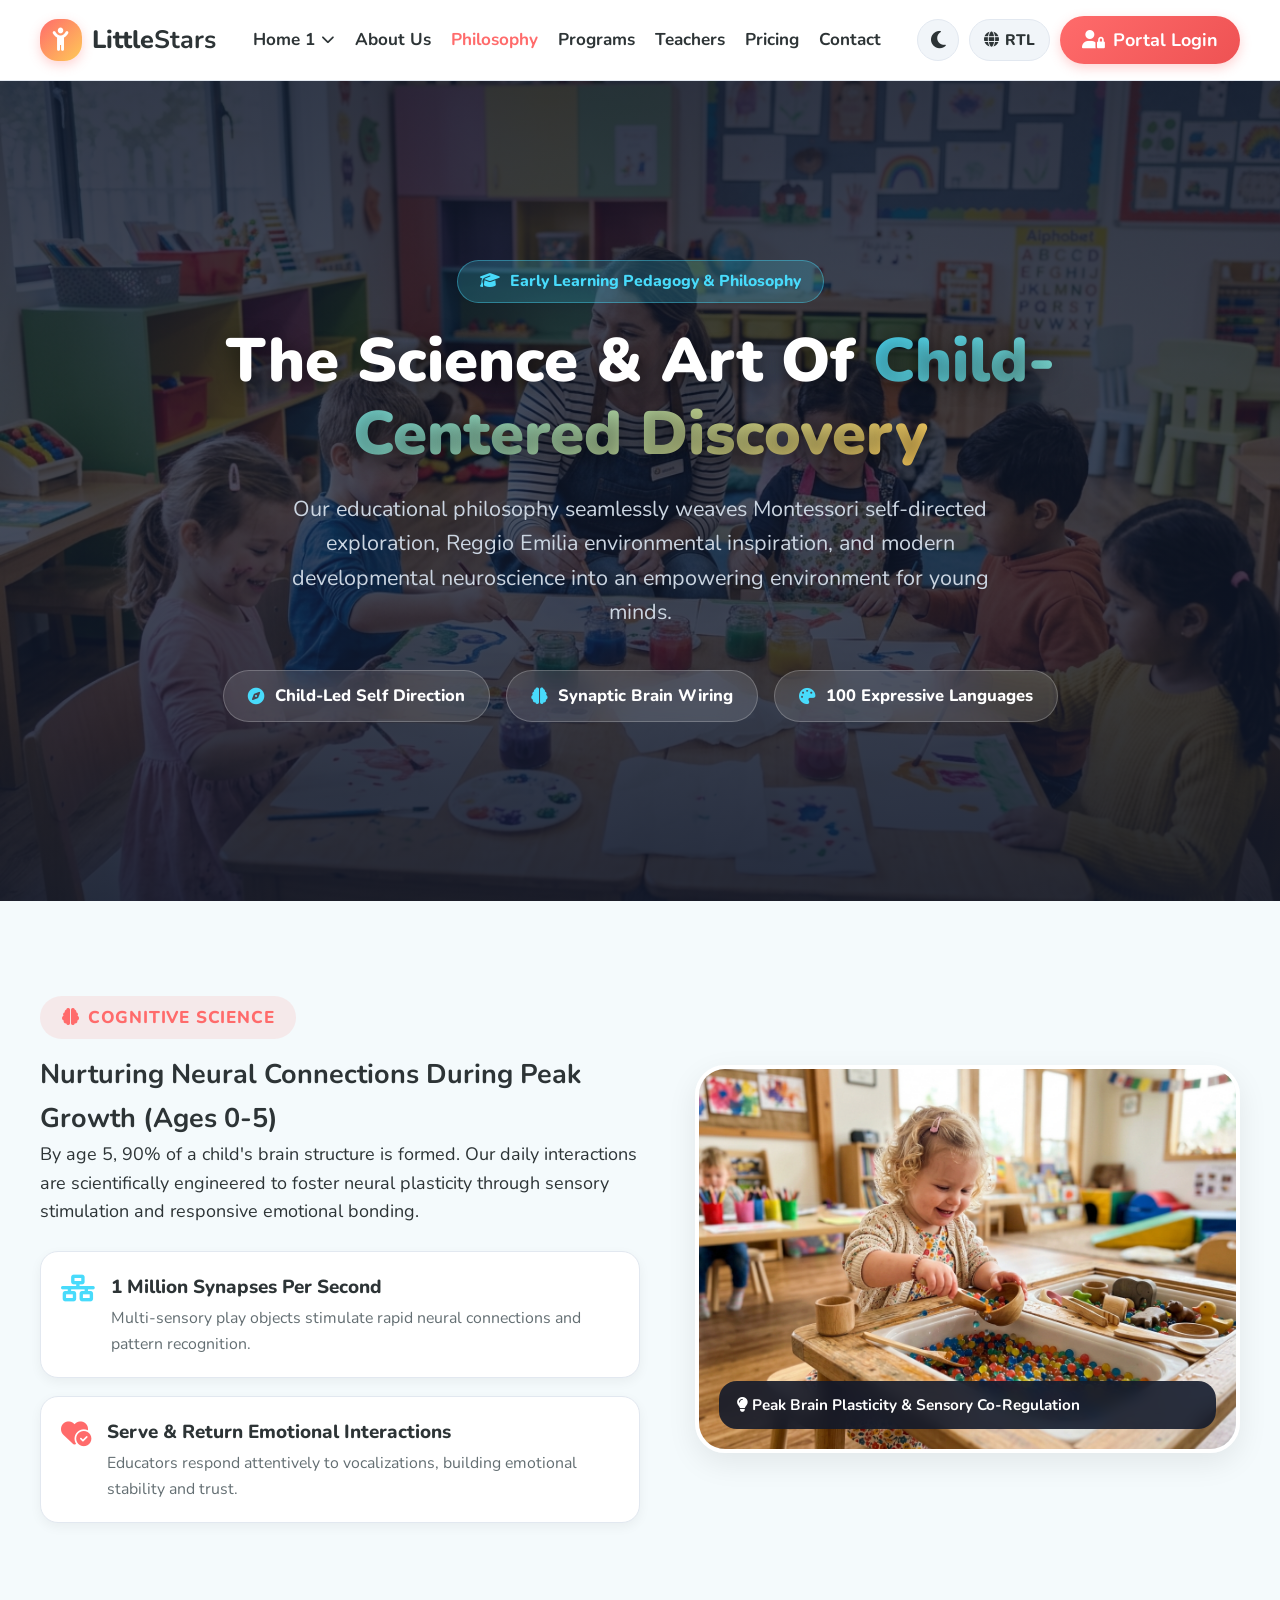
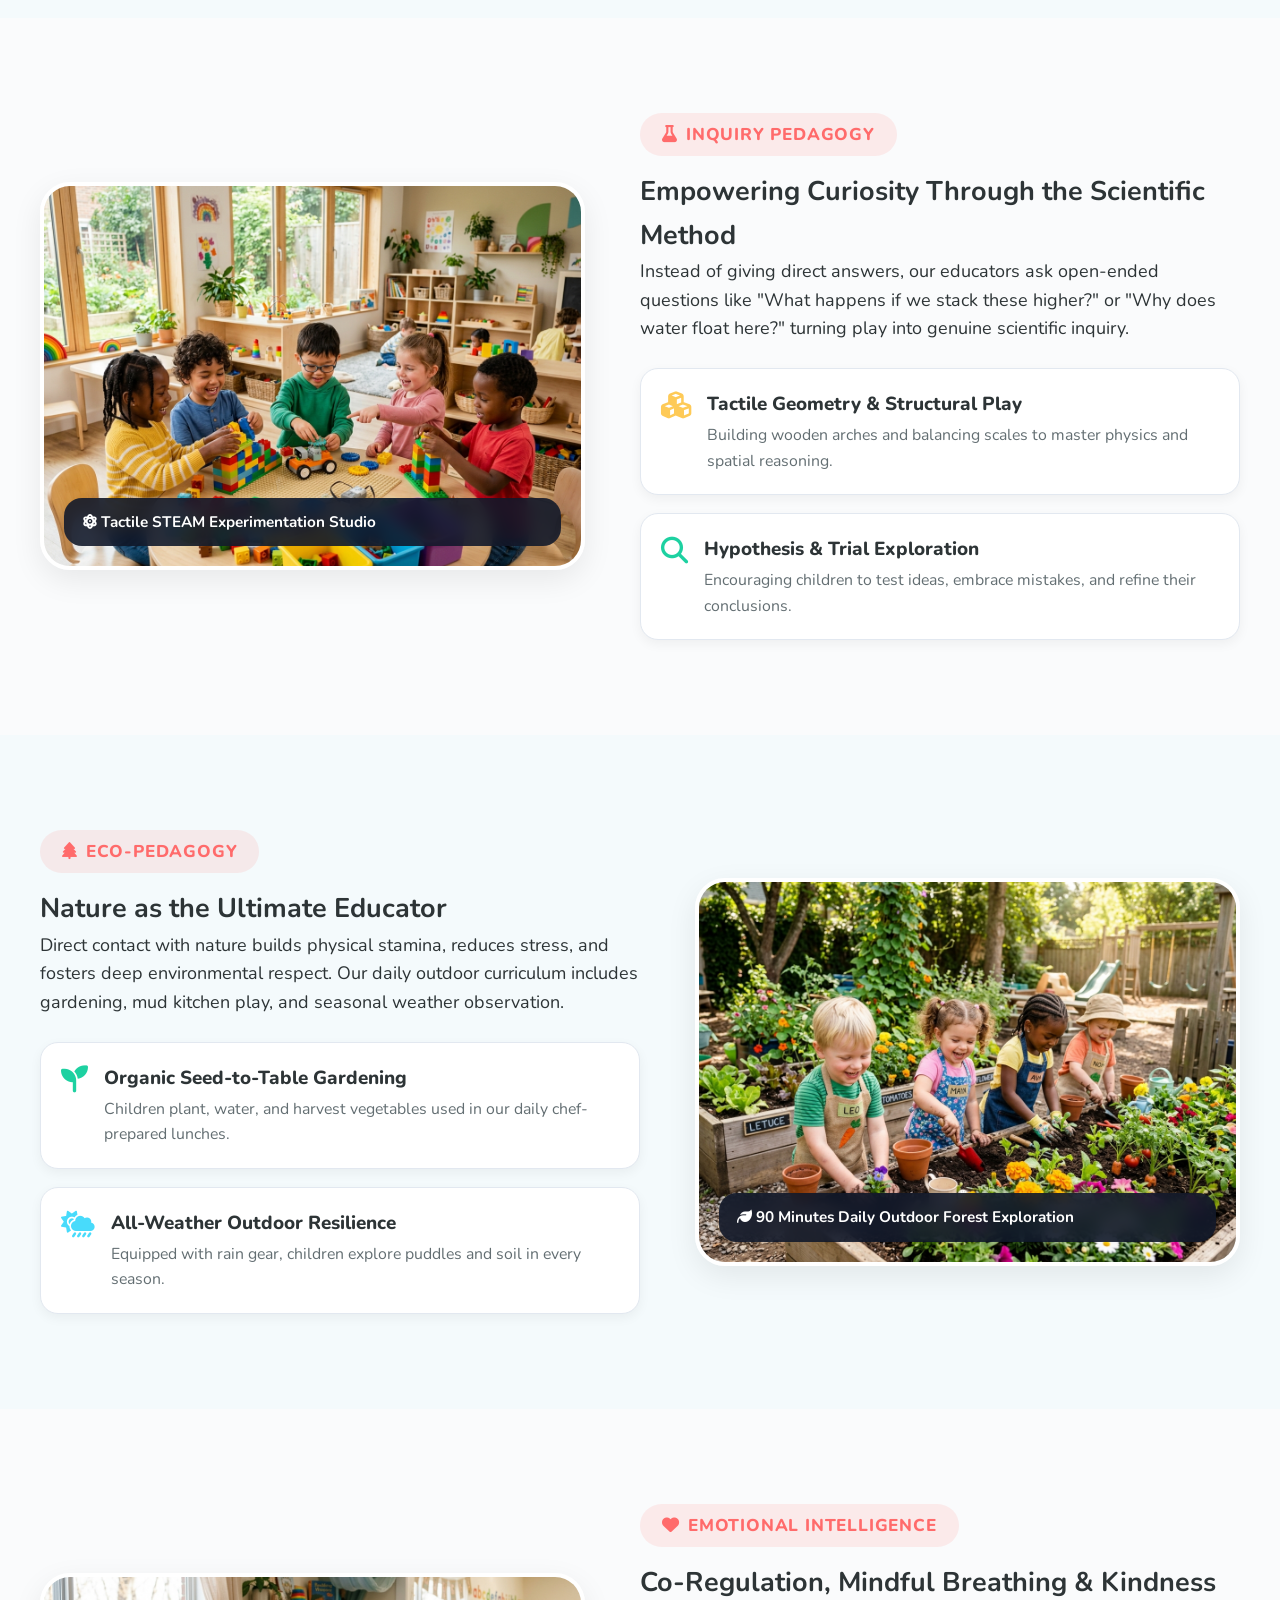
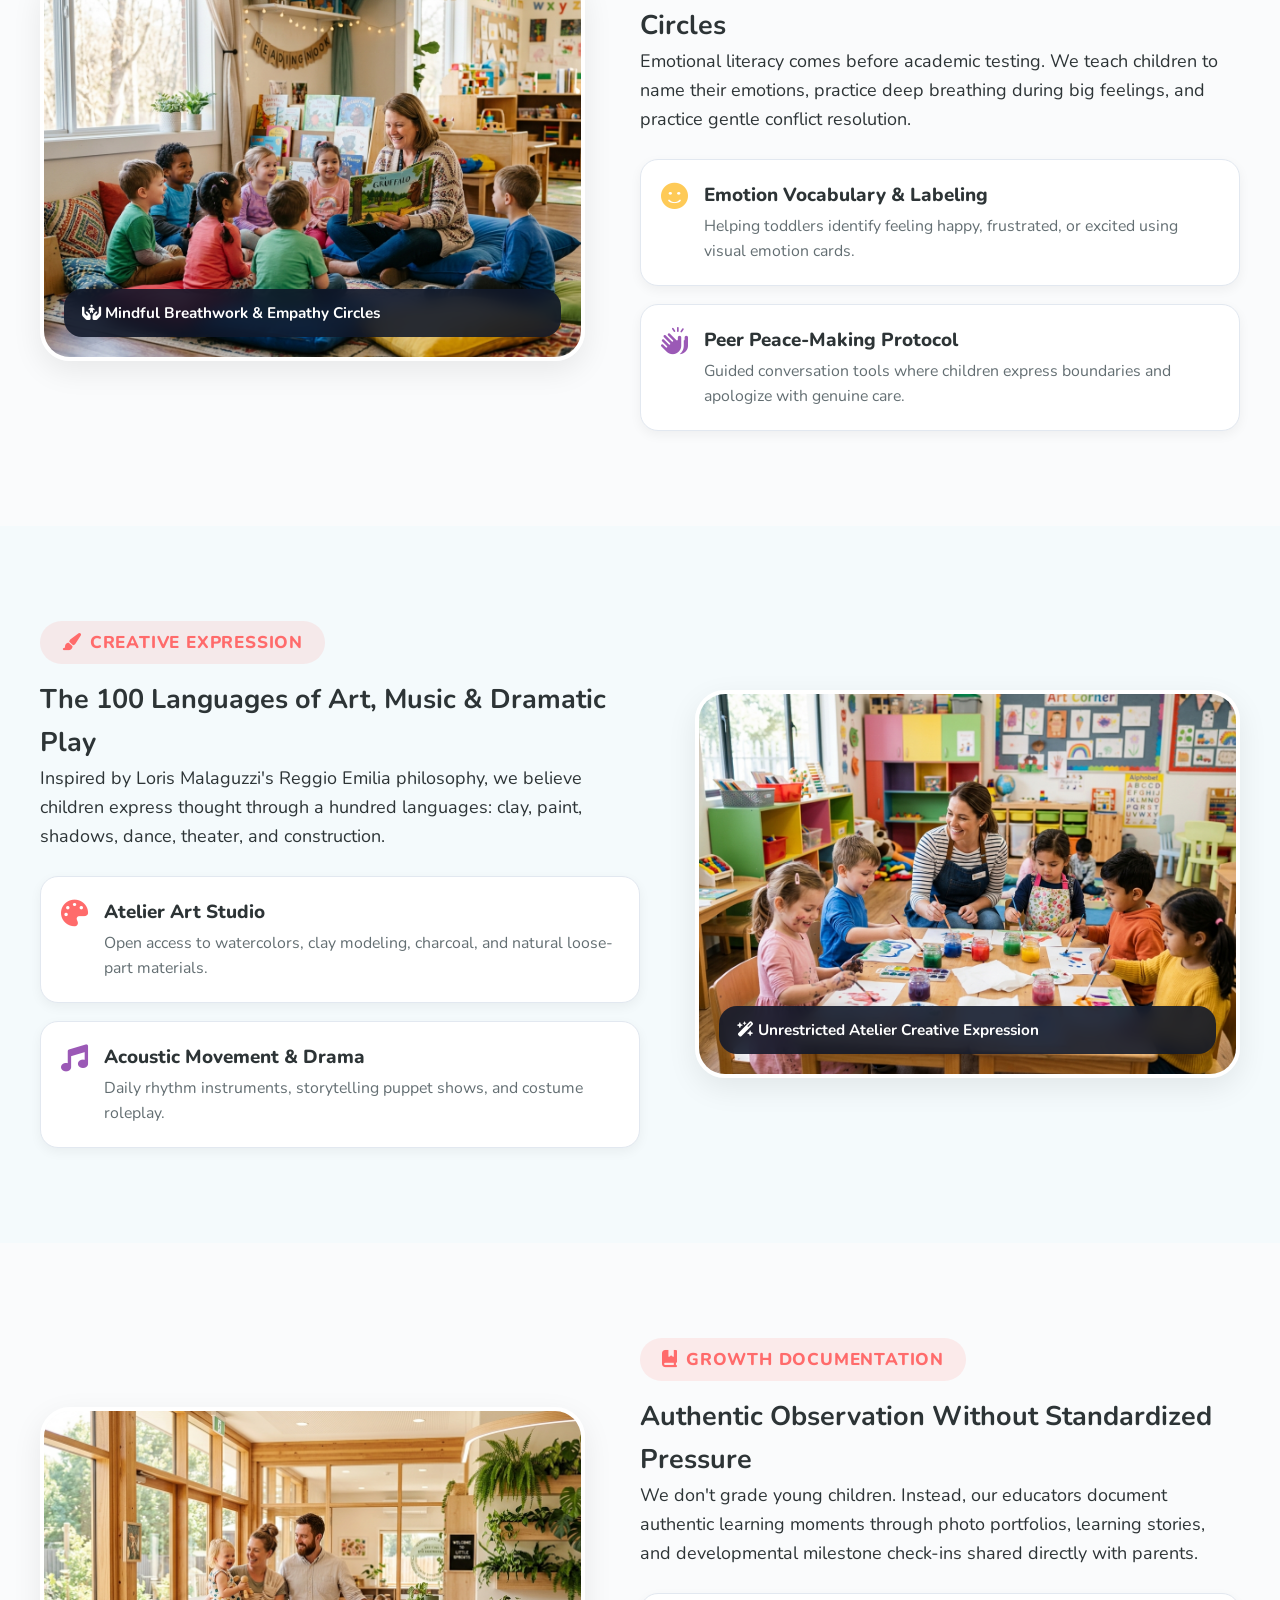
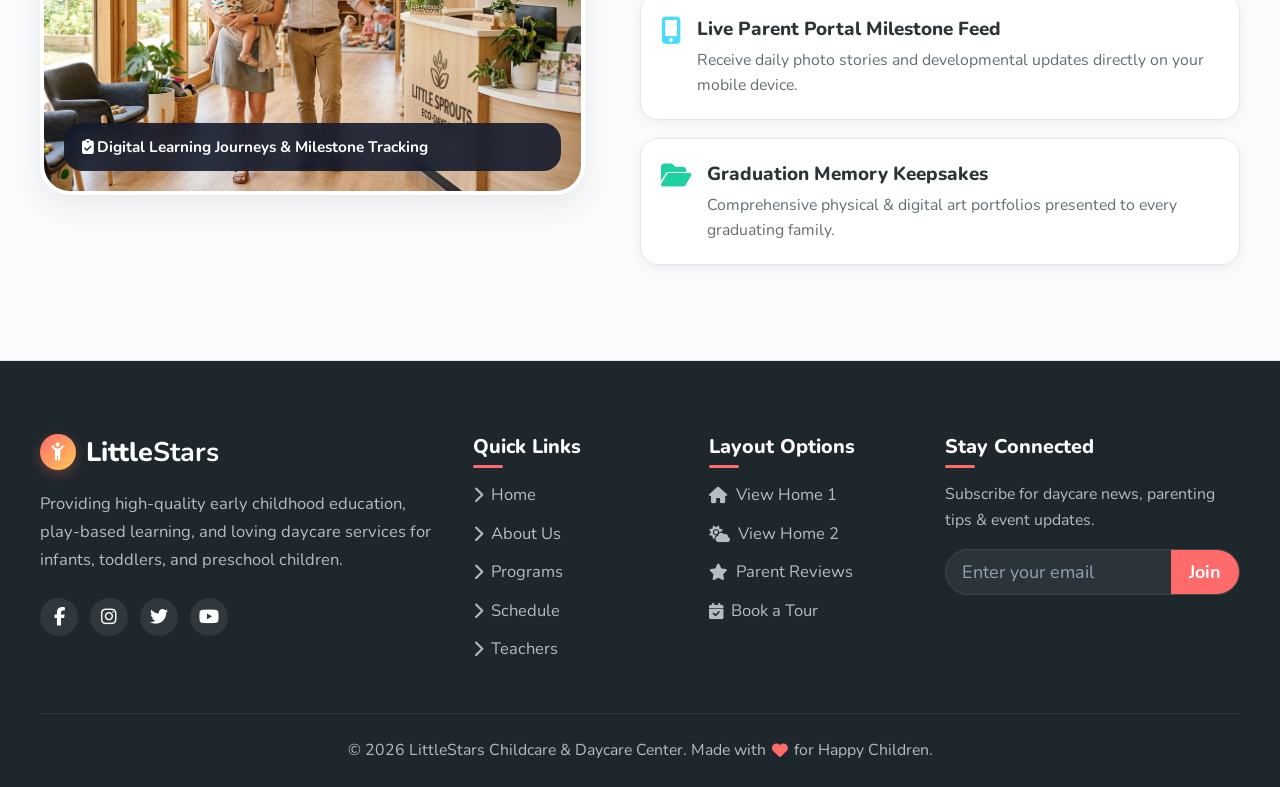
<file: philosophy.html>
<!DOCTYPE html>
<html lang="en">
<head>
  <meta charset="UTF-8">
  <meta name="viewport" content="width=device-width, initial-scale=1.0">
  <title>Our Learning Philosophy - LittleStars Childcare & Daycare Center</title>
  <!-- Favicon -->
  <link rel="icon" type="image/svg+xml" href="favicon.svg">


  <!-- Font Awesome Icons -->
  <link rel="stylesheet" href="https://cdnjs.cloudflare.com/ajax/libs/font-awesome/6.4.0/css/all.min.css">

  <!-- Google Fonts - Nunito -->
  <link rel="preconnect" href="https://fonts.googleapis.com">
  <link rel="preconnect" href="https://fonts.gstatic.com" crossorigin>
  <link href="https://fonts.googleapis.com/css2?family=Nunito:wght@400;600;700;800;900&display=swap" rel="stylesheet">

  <!-- Stylesheet -->
  <link rel="stylesheet" href="style.css">
</head>
<body>

  <!-- ==========================================================================
       HEADER NAVBAR COMPONENT (EXACT MATCH ACROSS ALL PAGES)
       ========================================================================== -->
  <header class="header">
    <div class="container">
      <nav class="navbar">
        <!-- Brand Logo -->
        <a href="index.html" class="brand-logo">
          <div class="brand-icon">
            <i class="fa-solid fa-child-reaching"></i>
          </div>
          <span>Little<strong>Stars</strong></span>
        </a>

        <!-- Navigation Menu -->
        <ul class="nav-menu" id="nav-menu">
          <!-- Home Dropdown -->
          <li class="nav-item dropdown" id="home-dropdown">
            <a href="#" class="nav-link dropdown-toggle">
              <span id="current-home-text">Home 1</span> <i class="fa-solid fa-chevron-down dropdown-icon"></i>
            </a>
            <ul class="dropdown-menu">
              <li class="dropdown-item">
                <a href="index.html" id="select-home1">
                  <i class="fa-solid fa-house"></i> Home 1 <span class="badge" id="badge-home1" style="display:none;">Active</span>
                </a>
              </li>
              <li class="dropdown-item">
                <a href="home2.html" id="select-home2">
                  <i class="fa-solid fa-cloud-sun"></i> Home 2 <span class="badge" id="badge-home2" style="display:none;">Active</span>
                </a>
              </li>
            </ul>
          </li>

          <!-- Navigation Links -->
          <li class="nav-item"><a href="about.html" class="nav-link">About Us</a></li>
          <li class="nav-item"><a href="philosophy.html" class="nav-link active">Philosophy</a></li>
          <li class="nav-item"><a href="programs.html" class="nav-link">Programs</a></li>
          <li class="nav-item"><a href="teachers.html" class="nav-link">Teachers</a></li>
          <li class="nav-item"><a href="pricing.html" class="nav-link">Pricing</a></li>
          <li class="nav-item"><a href="contact.html" class="nav-link">Contact</a></li>

          <!-- Mobile Utilities (Inside Hamburger Menu) -->
          <li class="nav-item nav-mobile-actions">
            <div class="mobile-actions-wrapper">
              <button class="icon-btn theme-toggle-btn" title="Toggle Dark/Light Mode">
                <i class="fa-solid fa-moon"></i>
              </button>
              <button class="icon-btn rtl-toggle-btn" title="Switch to RTL Mode">
                <i class="fa-solid fa-globe"></i>
                <span class="rtl-label">RTL</span>
              </button>
              <a href="login.html" class="btn-login login-btn">
                <i class="fa-solid fa-user-lock"></i>
                <span>Portal Login</span>
              </a>
            </div>
          </li>
        </ul>

        <!-- Right Side Utilities (Dark Mode, RTL, Login) -->
        <div class="nav-actions">
          <!-- Dark Mode Toggle Button -->
          <button class="icon-btn" id="theme-toggle-btn" title="Toggle Dark/Light Mode">
            <i class="fa-solid fa-moon"></i>
          </button>

          <!-- RTL Layout Switcher Button -->
          <button class="icon-btn rtl-toggle-btn" id="rtl-toggle-btn" title="Switch to RTL Mode">
            <i class="fa-solid fa-globe"></i>
            <span id="rtl-label">RTL</span>
          </button>

          <!-- Parent / Staff Portal Login Button -->
          <a href="login.html" class="btn-login" id="login-btn">
            <i class="fa-solid fa-user-lock"></i>
            <span>Portal Login</span>
          </a>

          <!-- Mobile Hamburger Toggle -->
          <button class="mobile-toggle" id="mobile-toggle-btn" aria-label="Toggle Navigation">
            <i class="fa-solid fa-bars"></i>
          </button>
        </div>
      </nav>
    </div>
  </header>

  <!-- ==========================================================================
       MAIN CONTENT CONTAINER - PHILOSOPHY.HTML 7 UNIQUE SECTIONS
       ========================================================================== -->
  <main class="main-content">

    <!-- ==========================================================================
         SECTION 1: HYBRID MONTESSORI & REGGIO HERO (#philo-hero)
         IMAGE 1: images/philo_montessori_reggio.jpg
         ========================================================================== -->
    <section class="philo-hero-section" id="philo-hero">
      <div class="philo-hero-overlay"></div>
      <div class="container philo-hero-container">
        <div class="philo-hero-content">
          <div class="philo-hero-badge">
            <i class="fa-solid fa-graduation-cap"></i> Early Learning Pedagogy & Philosophy
          </div>
          <h1 class="philo-hero-title">
            The Science & Art Of <span>Child-Centered Discovery</span>
          </h1>
          <p class="philo-hero-desc">
            Our educational philosophy seamlessly weaves Montessori self-directed exploration, Reggio Emilia environmental inspiration, and modern developmental neuroscience into an empowering environment for young minds.
          </p>
          <div class="philo-pills-row">
            <div class="philo-pill-item">
              <i class="fa-solid fa-compass"></i> Child-Led Self Direction
            </div>
            <div class="philo-pill-item">
              <i class="fa-solid fa-brain"></i> Synaptic Brain Wiring
            </div>
            <div class="philo-pill-item">
              <i class="fa-solid fa-palette"></i> 100 Expressive Languages
            </div>
          </div>
        </div>
      </div>
    </section>

    <!-- ==========================================================================
         SECTION 2: EARLY BRAIN WIRING & NEURAL GROWTH (#philo-neuroscience)
         IMAGE 2: images/philo_neuroscience_brain.jpg
         ========================================================================== -->
    <section class="philo-section philo-alt-bg" id="philo-neuroscience">
      <div class="container">
        <div class="philo-split-grid">
          <!-- Left Content -->
          <div class="philo-text-col">
            <span class="section-tag"><i class="fa-solid fa-brain"></i> Cognitive Science</span>
            <h2>Nurturing Neural Connections During Peak Growth (Ages 0-5)</h2>
            <p>
              By age 5, 90% of a child's brain structure is formed. Our daily interactions are scientifically engineered to foster neural plasticity through sensory stimulation and responsive emotional bonding.
            </p>

            <div class="philo-feature-list">
              <div class="philo-feature-card">
                <i class="fa-solid fa-network-wired" style="color: var(--secondary);"></i>
                <div>
                  <h4>1 Million Synapses Per Second</h4>
                  <p>Multi-sensory play objects stimulate rapid neural connections and pattern recognition.</p>
                </div>
              </div>

              <div class="philo-feature-card">
                <i class="fa-solid fa-heart-circle-check" style="color: var(--primary);"></i>
                <div>
                  <h4>Serve & Return Emotional Interactions</h4>
                  <p>Educators respond attentively to vocalizations, building emotional stability and trust.</p>
                </div>
              </div>
            </div>
          </div>

          <!-- Right Media Frame -->
          <div class="philo-media-col">
            <div class="philo-media-frame">
              <img src="images/philo_neuroscience_brain.jpg" alt="Child engaging in sensory cognitive development play">
              <div class="philo-media-tag">
                <i class="fa-solid fa-lightbulb"></i> Peak Brain Plasticity & Sensory Co-Regulation
              </div>
            </div>
          </div>
        </div>
      </div>
    </section>

    <!-- ==========================================================================
         SECTION 3: HANDS-ON STEAM INQUIRY METHOD (#philo-inquiry)
         IMAGE 3: images/philo_steam_inquiry.jpg
         ========================================================================== -->
    <section class="philo-section" id="philo-inquiry">
      <div class="container">
        <div class="philo-split-grid reverse">
          <!-- Left Media Frame -->
          <div class="philo-media-col">
            <div class="philo-media-frame">
              <img src="images/philo_steam_inquiry.jpg" alt="Children testing physics blocks in STEAM inquiry studio">
              <div class="philo-media-tag">
                <i class="fa-solid fa-atom"></i> Tactile STEAM Experimentation Studio
              </div>
            </div>
          </div>

          <!-- Right Content -->
          <div class="philo-text-col">
            <span class="section-tag"><i class="fa-solid fa-flask"></i> Inquiry Pedagogy</span>
            <h2>Empowering Curiosity Through the Scientific Method</h2>
            <p>
              Instead of giving direct answers, our educators ask open-ended questions like "What happens if we stack these higher?" or "Why does water float here?" turning play into genuine scientific inquiry.
            </p>

            <div class="philo-feature-list">
              <div class="philo-feature-card">
                <i class="fa-solid fa-cubes" style="color: var(--accent-yellow);"></i>
                <div>
                  <h4>Tactile Geometry & Structural Play</h4>
                  <p>Building wooden arches and balancing scales to master physics and spatial reasoning.</p>
                </div>
              </div>

              <div class="philo-feature-card">
                <i class="fa-solid fa-magnifying-glass" style="color: var(--accent-green);"></i>
                <div>
                  <h4>Hypothesis & Trial Exploration</h4>
                  <p>Encouraging children to test ideas, embrace mistakes, and refine their conclusions.</p>
                </div>
              </div>
            </div>
          </div>
        </div>
      </div>
    </section>

    <!-- ==========================================================================
         SECTION 4: BIOPHILIC & FOREST PEDAGOGY (#philo-nature)
         IMAGE 4: images/philo_nature_forest.jpg
         ========================================================================== -->
    <section class="philo-section philo-alt-bg" id="philo-nature">
      <div class="container">
        <div class="philo-split-grid">
          <!-- Left Content -->
          <div class="philo-text-col">
            <span class="section-tag"><i class="fa-solid fa-tree"></i> Eco-Pedagogy</span>
            <h2>Nature as the Ultimate Educator</h2>
            <p>
              Direct contact with nature builds physical stamina, reduces stress, and fosters deep environmental respect. Our daily outdoor curriculum includes gardening, mud kitchen play, and seasonal weather observation.
            </p>

            <div class="philo-feature-list">
              <div class="philo-feature-card">
                <i class="fa-solid fa-seedling" style="color: var(--accent-green);"></i>
                <div>
                  <h4>Organic Seed-to-Table Gardening</h4>
                  <p>Children plant, water, and harvest vegetables used in our daily chef-prepared lunches.</p>
                </div>
              </div>

              <div class="philo-feature-card">
                <i class="fa-solid fa-cloud-sun-rain" style="color: var(--secondary);"></i>
                <div>
                  <h4>All-Weather Outdoor Resilience</h4>
                  <p>Equipped with rain gear, children explore puddles and soil in every season.</p>
                </div>
              </div>
            </div>
          </div>

          <!-- Right Media Frame -->
          <div class="philo-media-col">
            <div class="philo-media-frame">
              <img src="images/philo_nature_forest.jpg" alt="Children planting flowers in eco-friendly daycare garden">
              <div class="philo-media-tag">
                <i class="fa-solid fa-leaf"></i> 90 Minutes Daily Outdoor Forest Exploration
              </div>
            </div>
          </div>
        </div>
      </div>
    </section>

    <!-- ==========================================================================
         SECTION 5: SOCIAL-EMOTIONAL & MINDFUL CARE (#philo-empathy)
         IMAGE 5: images/philo_social_empathy.jpg
         ========================================================================== -->
    <section class="philo-section" id="philo-empathy">
      <div class="container">
        <div class="philo-split-grid reverse">
          <!-- Left Media Frame -->
          <div class="philo-media-col">
            <div class="philo-media-frame">
              <img src="images/philo_social_empathy.jpg" alt="Children holding hands in circle time empathy lesson">
              <div class="philo-media-tag">
                <i class="fa-solid fa-hands-holding-child"></i> Mindful Breathwork & Empathy Circles
              </div>
            </div>
          </div>

          <!-- Right Content -->
          <div class="philo-text-col">
            <span class="section-tag"><i class="fa-solid fa-heart"></i> Emotional Intelligence</span>
            <h2>Co-Regulation, Mindful Breathing & Kindness Circles</h2>
            <p>
              Emotional literacy comes before academic testing. We teach children to name their emotions, practice deep breathing during big feelings, and practice gentle conflict resolution.
            </p>

            <div class="philo-feature-list">
              <div class="philo-feature-card">
                <i class="fa-solid fa-face-smile" style="color: var(--accent-yellow);"></i>
                <div>
                  <h4>Emotion Vocabulary & Labeling</h4>
                  <p>Helping toddlers identify feeling happy, frustrated, or excited using visual emotion cards.</p>
                </div>
              </div>

              <div class="philo-feature-card">
                <i class="fa-solid fa-hands-clapping" style="color: var(--accent-purple);"></i>
                <div>
                  <h4>Peer Peace-Making Protocol</h4>
                  <p>Guided conversation tools where children express boundaries and apologize with genuine care.</p>
                </div>
              </div>
            </div>
          </div>
        </div>
      </div>
    </section>

    <!-- ==========================================================================
         SECTION 6: THE 100 LANGUAGES OF CHILDREN (#philo-expressive)
         IMAGE 6: images/philo_creative_expressive.jpg
         ========================================================================== -->
    <section class="philo-section philo-alt-bg" id="philo-expressive">
      <div class="container">
        <div class="philo-split-grid">
          <!-- Left Content -->
          <div class="philo-text-col">
            <span class="section-tag"><i class="fa-solid fa-paintbrush"></i> Creative Expression</span>
            <h2>The 100 Languages of Art, Music & Dramatic Play</h2>
            <p>
              Inspired by Loris Malaguzzi's Reggio Emilia philosophy, we believe children express thought through a hundred languages: clay, paint, shadows, dance, theater, and construction.
            </p>

            <div class="philo-feature-list">
              <div class="philo-feature-card">
                <i class="fa-solid fa-palette" style="color: var(--primary);"></i>
                <div>
                  <h4>Atelier Art Studio</h4>
                  <p>Open access to watercolors, clay modeling, charcoal, and natural loose-part materials.</p>
                </div>
              </div>

              <div class="philo-feature-card">
                <i class="fa-solid fa-music" style="color: var(--accent-purple);"></i>
                <div>
                  <h4>Acoustic Movement & Drama</h4>
                  <p>Daily rhythm instruments, storytelling puppet shows, and costume roleplay.</p>
                </div>
              </div>
            </div>
          </div>

          <!-- Right Media Frame -->
          <div class="philo-media-col">
            <div class="philo-media-frame">
              <img src="images/philo_creative_expressive.jpg" alt="Children creating watercolor art at atelier studio table">
              <div class="philo-media-tag">
                <i class="fa-solid fa-wand-magic-sparkles"></i> Unrestricted Atelier Creative Expression
              </div>
            </div>
          </div>
        </div>
      </div>
    </section>

    <!-- ==========================================================================
         SECTION 7: AUTHENTIC OBSERVATION & PORTFOLIOS (#philo-assessment)
         IMAGE 7: images/philo_assessment_portfolio.jpg
         ========================================================================== -->
    <section class="philo-section" id="philo-assessment">
      <div class="container">
        <div class="philo-split-grid reverse">
          <!-- Left Media Frame -->
          <div class="philo-media-col">
            <div class="philo-media-frame">
              <img src="images/philo_assessment_portfolio.jpg" alt="Teacher documenting child learning milestones in digital portfolio">
              <div class="philo-media-tag">
                <i class="fa-solid fa-clipboard-check"></i> Digital Learning Journeys & Milestone Tracking
              </div>
            </div>
          </div>

          <!-- Right Content -->
          <div class="philo-text-col">
            <span class="section-tag"><i class="fa-solid fa-book-bookmark"></i> Growth Documentation</span>
            <h2>Authentic Observation Without Standardized Pressure</h2>
            <p>
              We don't grade young children. Instead, our educators document authentic learning moments through photo portfolios, learning stories, and developmental milestone check-ins shared directly with parents.
            </p>

            <div class="philo-feature-list">
              <div class="philo-feature-card">
                <i class="fa-solid fa-mobile-screen-button" style="color: var(--secondary);"></i>
                <div>
                  <h4>Live Parent Portal Milestone Feed</h4>
                  <p>Receive daily photo stories and developmental updates directly on your mobile device.</p>
                </div>
              </div>

              <div class="philo-feature-card">
                <i class="fa-solid fa-folder-open" style="color: var(--accent-green);"></i>
                <div>
                  <h4>Graduation Memory Keepsakes</h4>
                  <p>Comprehensive physical & digital art portfolios presented to every graduating family.</p>
                </div>
              </div>
            </div>
          </div>
        </div>
      </div>
    </section>

  </main>

  <!-- ==========================================================================
       FOOTER COMPONENT (EXACT MATCH ACROSS ALL PAGES)
       ========================================================================== -->
  <footer class="footer">
    <div class="container">
      <div class="footer-grid">
        <!-- Brand Column -->
        <div class="footer-brand">
          <div class="brand-title">
            <div class="brand-icon" style="width:36px; height:36px; font-size:1rem;">
              <i class="fa-solid fa-child-reaching"></i>
            </div>
            <span>Little<strong>Stars</strong></span>
          </div>
          <p>
            Providing high-quality early childhood education, play-based learning, and loving daycare services for infants, toddlers, and preschool children.
          </p>
          <div class="footer-socials">
            <a href="#" class="social-link" title="Facebook"><i class="fa-brands fa-facebook-f"></i></a>
            <a href="#" class="social-link" title="Instagram"><i class="fa-brands fa-instagram"></i></a>
            <a href="#" class="social-link" title="Twitter"><i class="fa-brands fa-twitter"></i></a>
            <a href="#" class="social-link" title="YouTube"><i class="fa-brands fa-youtube"></i></a>
          </div>
        </div>

        <!-- Quick Links -->
        <div class="footer-column">
          <h4>Quick Links</h4>
          <ul class="footer-links">
            <li><a href="#hero"><i class="fa-solid fa-chevron-right"></i> Home</a></li>
            <li><a href="about.html"><i class="fa-solid fa-chevron-right"></i> About Us</a></li>
            <li><a href="programs.html"><i class="fa-solid fa-chevron-right"></i> Programs</a></li>
            <li><a href="#schedule"><i class="fa-solid fa-chevron-right"></i> Schedule</a></li>
            <li><a href="teachers.html"><i class="fa-solid fa-chevron-right"></i> Teachers</a></li>
          </ul>
        </div>

        <!-- Home Options Selection -->
        <div class="footer-column">
          <h4>Layout Options</h4>
          <ul class="footer-links">
            <li><a href="index.html" id="footer-link-home1"><i class="fa-solid fa-house"></i> View Home 1</a></li>
            <li><a href="home2.html" id="footer-link-home2"><i class="fa-solid fa-cloud-sun"></i> View Home 2</a></li>
            <li><a href="#testimonials"><i class="fa-solid fa-star"></i> Parent Reviews</a></li>
            <li><a href="contact.html"><i class="fa-solid fa-calendar-check"></i> Book a Tour</a></li>
          </ul>
        </div>

        <!-- Newsletter & Contact -->
        <div class="footer-column">
          <h4>Stay Connected</h4>
          <p style="font-size:0.88rem; margin-bottom:12px;">Subscribe for daycare news, parenting tips & event updates.</p>
          <form class="newsletter-form" onsubmit="event.preventDefault(); alert('Subscribed to newsletter!');">
            <input type="email" placeholder="Enter your email" required>
            <button type="submit">Join</button>
          </form>
        </div>
      </div>

      <div class="footer-bottom">
        <p>© 2026 LittleStars Childcare & Daycare Center. Made with <i class="fa-solid fa-heart"></i> for Happy Children.</p>
      </div>
    </div>
  </footer>

  <!-- ==========================================================================
       LOGIN MODAL COMPONENT (EXACT MATCH)
       ========================================================================== -->
  <div class="modal-overlay" id="login-modal">
    <div class="modal-card">
      <div class="modal-header">
        <h3 class="modal-title" id="modal-tab-title">Parent Portal Login</h3>
        <button class="close-modal" id="close-modal-btn" title="Close Modal">
          <i class="fa-solid fa-xmark"></i>
        </button>
      </div>

      <div class="modal-tabs">
        <button class="modal-tab-btn active" id="tab-parent">Parent Portal</button>
        <button class="modal-tab-btn" id="tab-staff">Staff Portal</button>
      </div>

      <div class="modal-body">
        <form onsubmit="event.preventDefault(); alert('Logging in...');">
          <div class="form-group">
            <label for="login-email">Email or Username</label>
            <div class="input-with-icon">
              <i class="fa-solid fa-envelope"></i>
              <input type="email" id="login-email" placeholder="Enter your email" required>
            </div>
          </div>

          <div class="form-group">
            <label for="login-password">Password</label>
            <div class="input-with-icon">
              <i class="fa-solid fa-lock"></i>
              <input type="password" id="login-password" placeholder="••••••••" required>
            </div>
          </div>

          <div class="form-options">
            <label>
              <input type="checkbox"> Remember me
            </label>
            <a href="#" class="forgot-link">Forgot password?</a>
          </div>

          <button type="submit" class="btn-submit-login">Sign In</button>
        </form>
      </div>
    </div>
  </div>

  <!-- JavaScript -->
  <script src="script.js"></script>
</body>
</html>
</file>
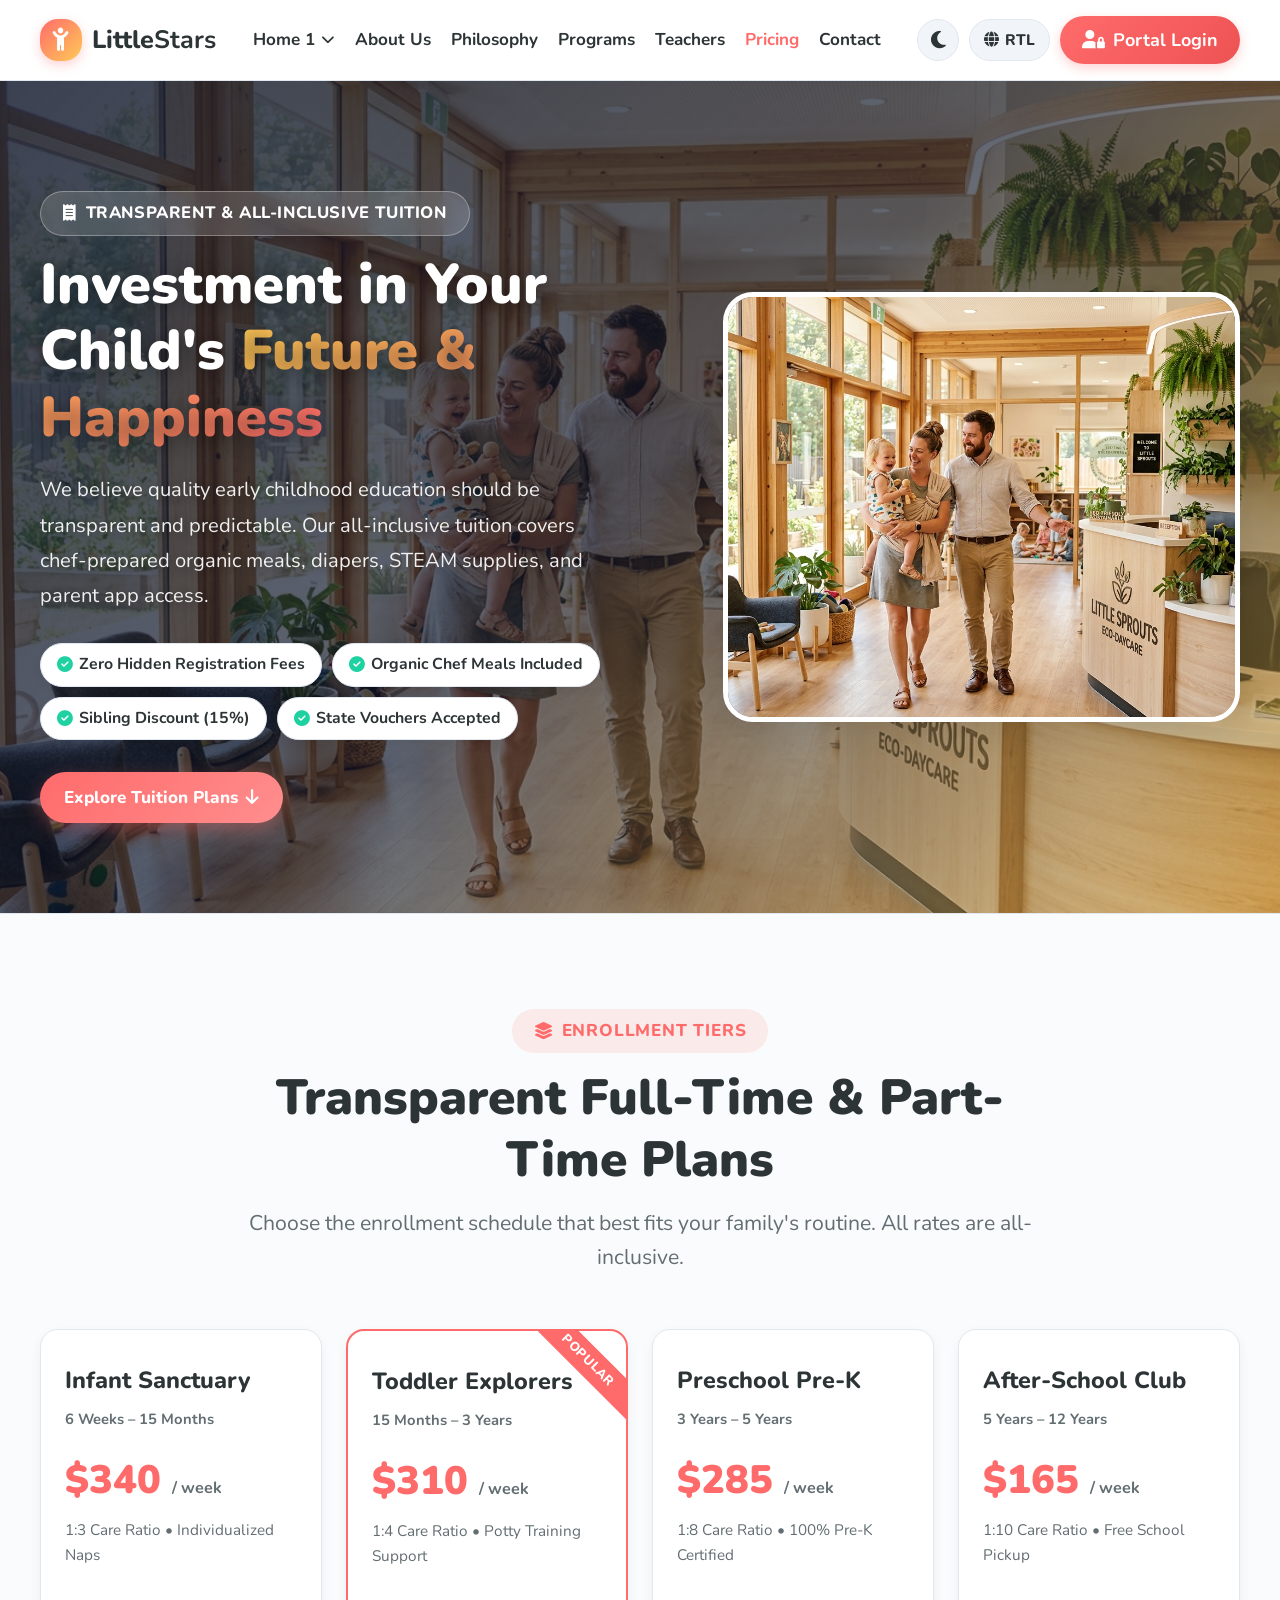
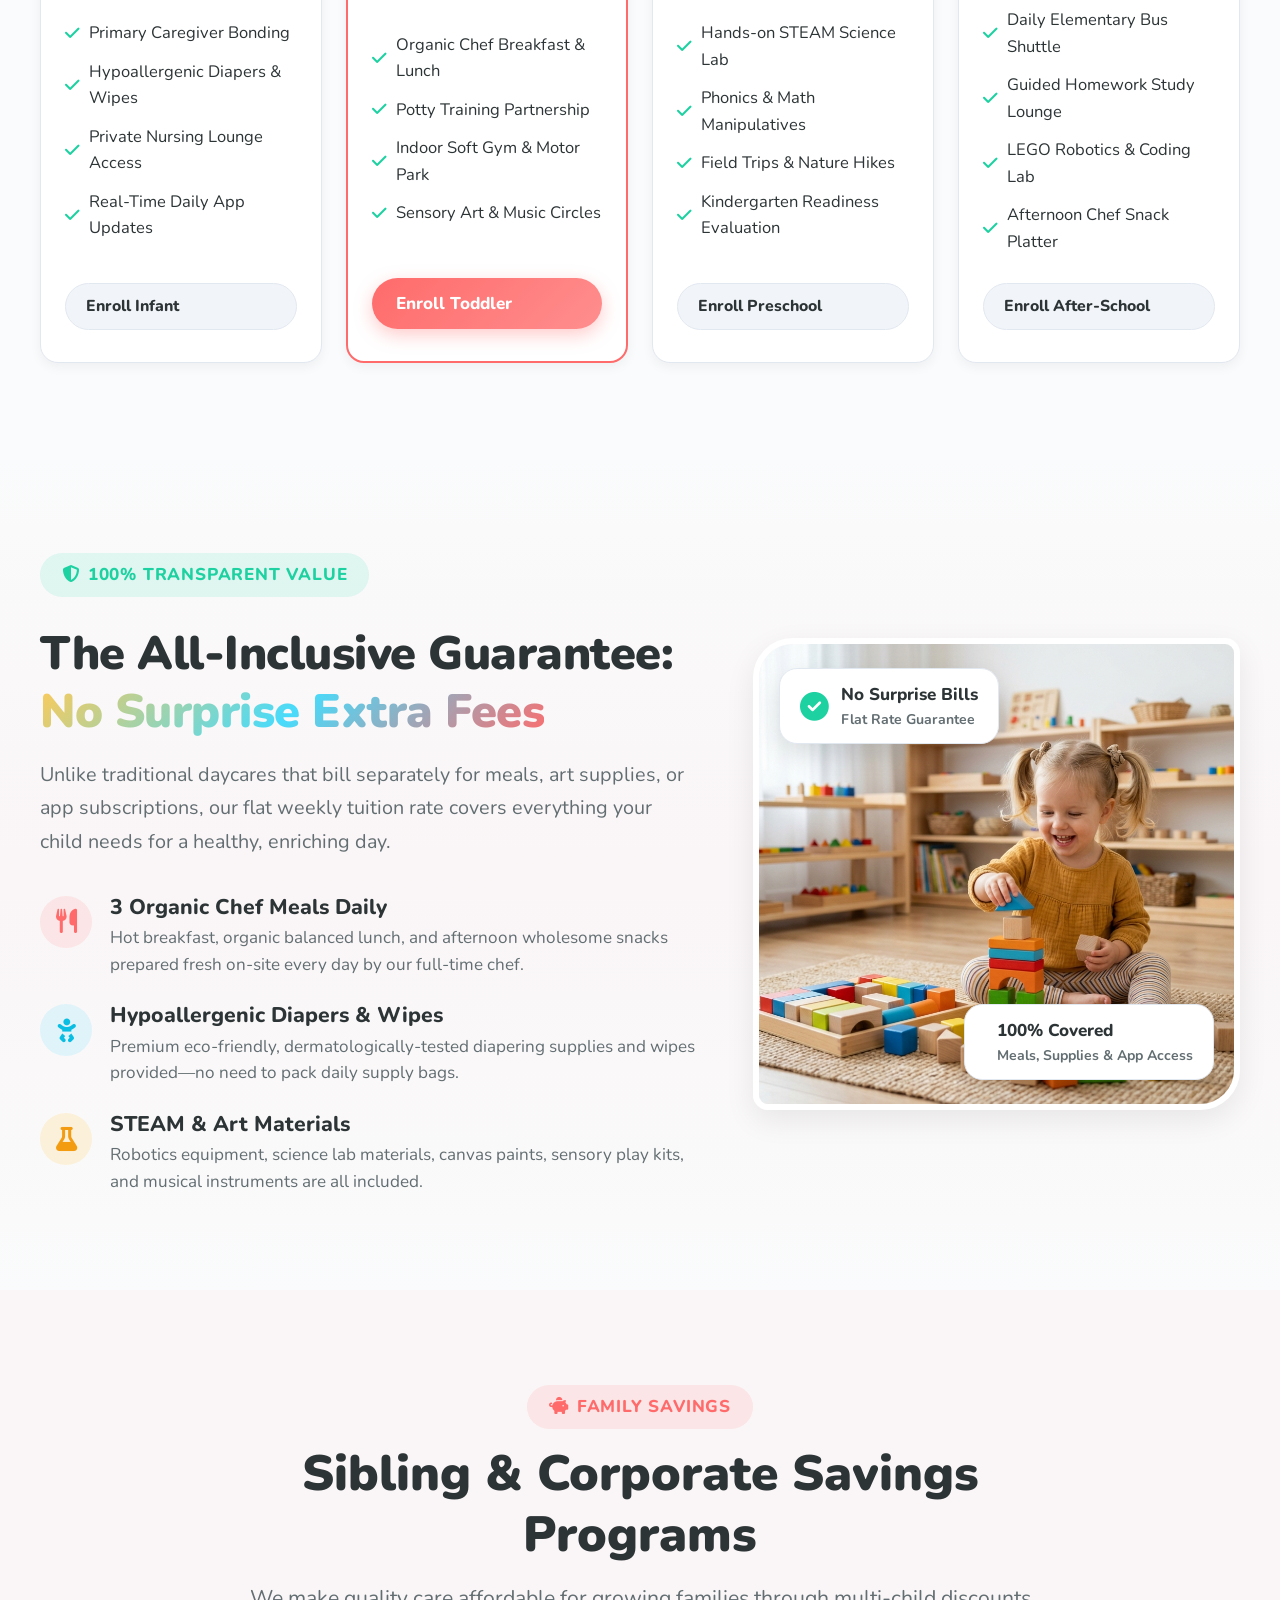
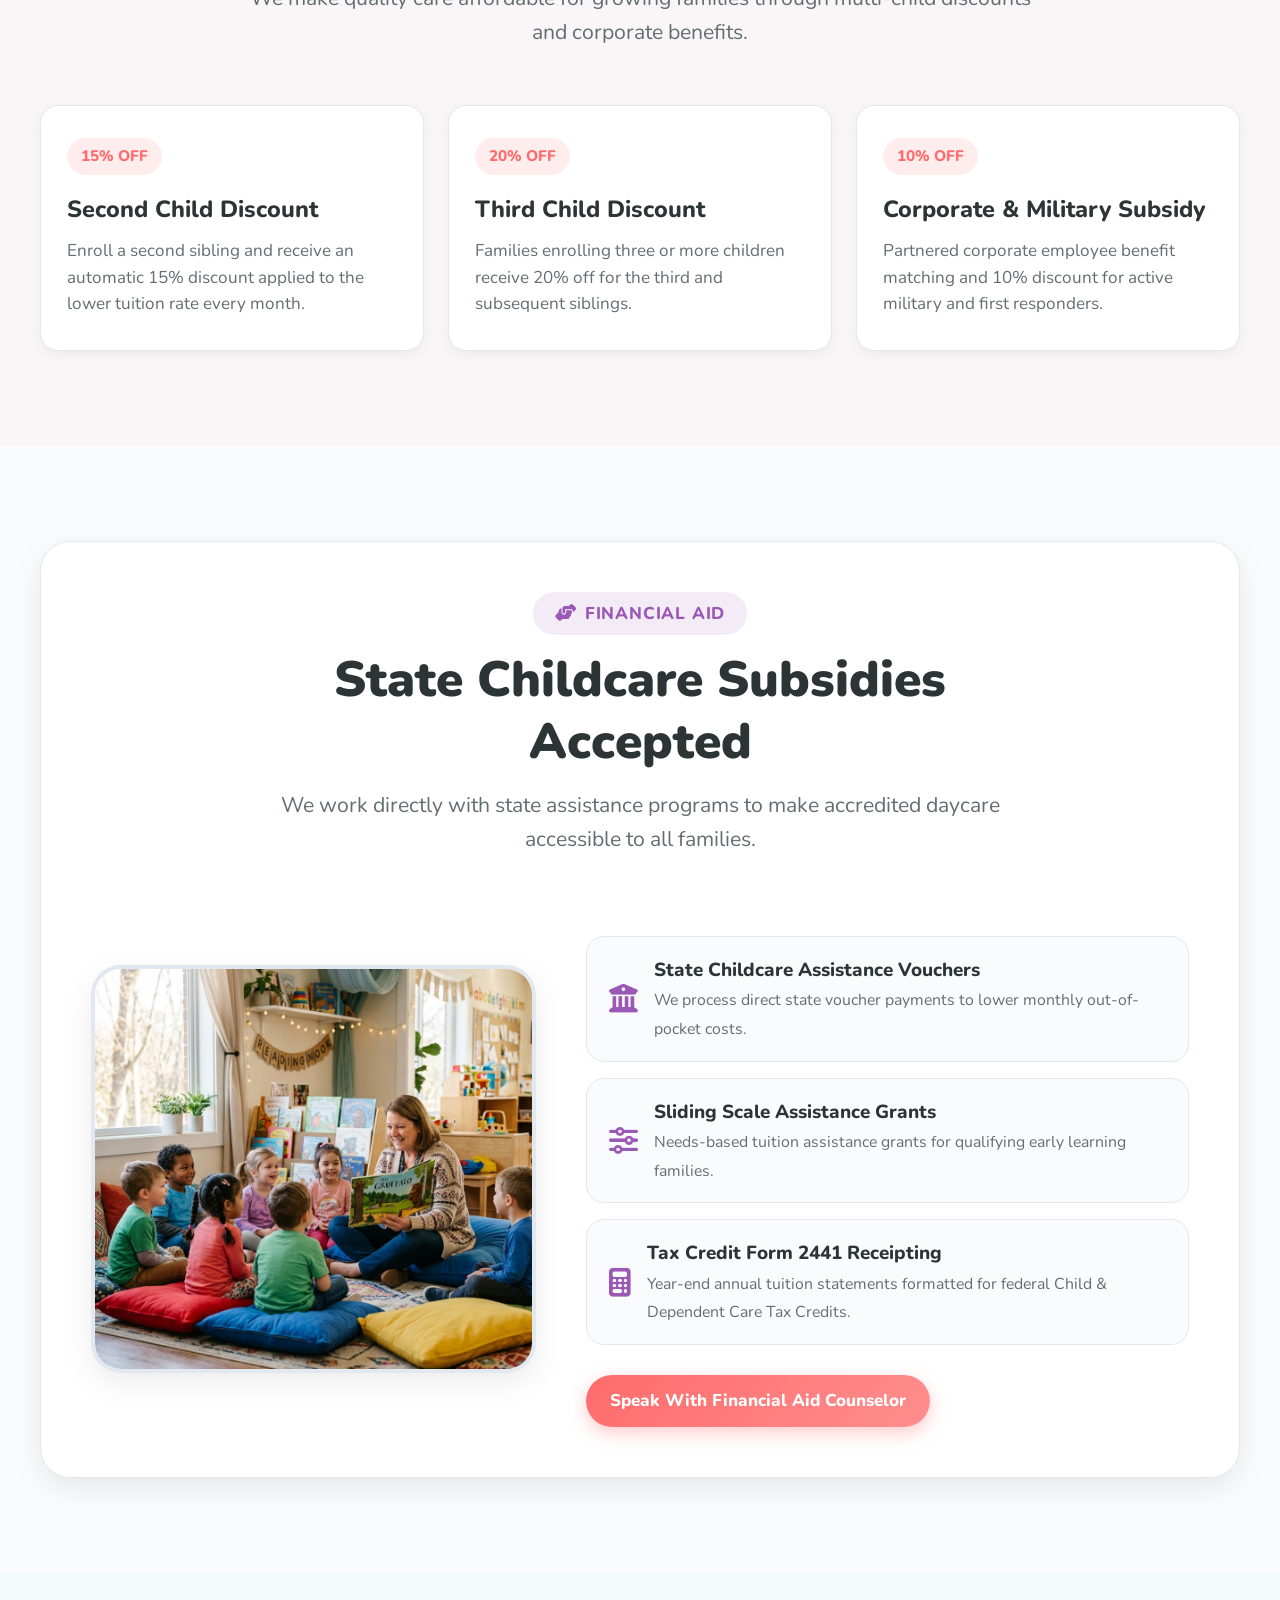
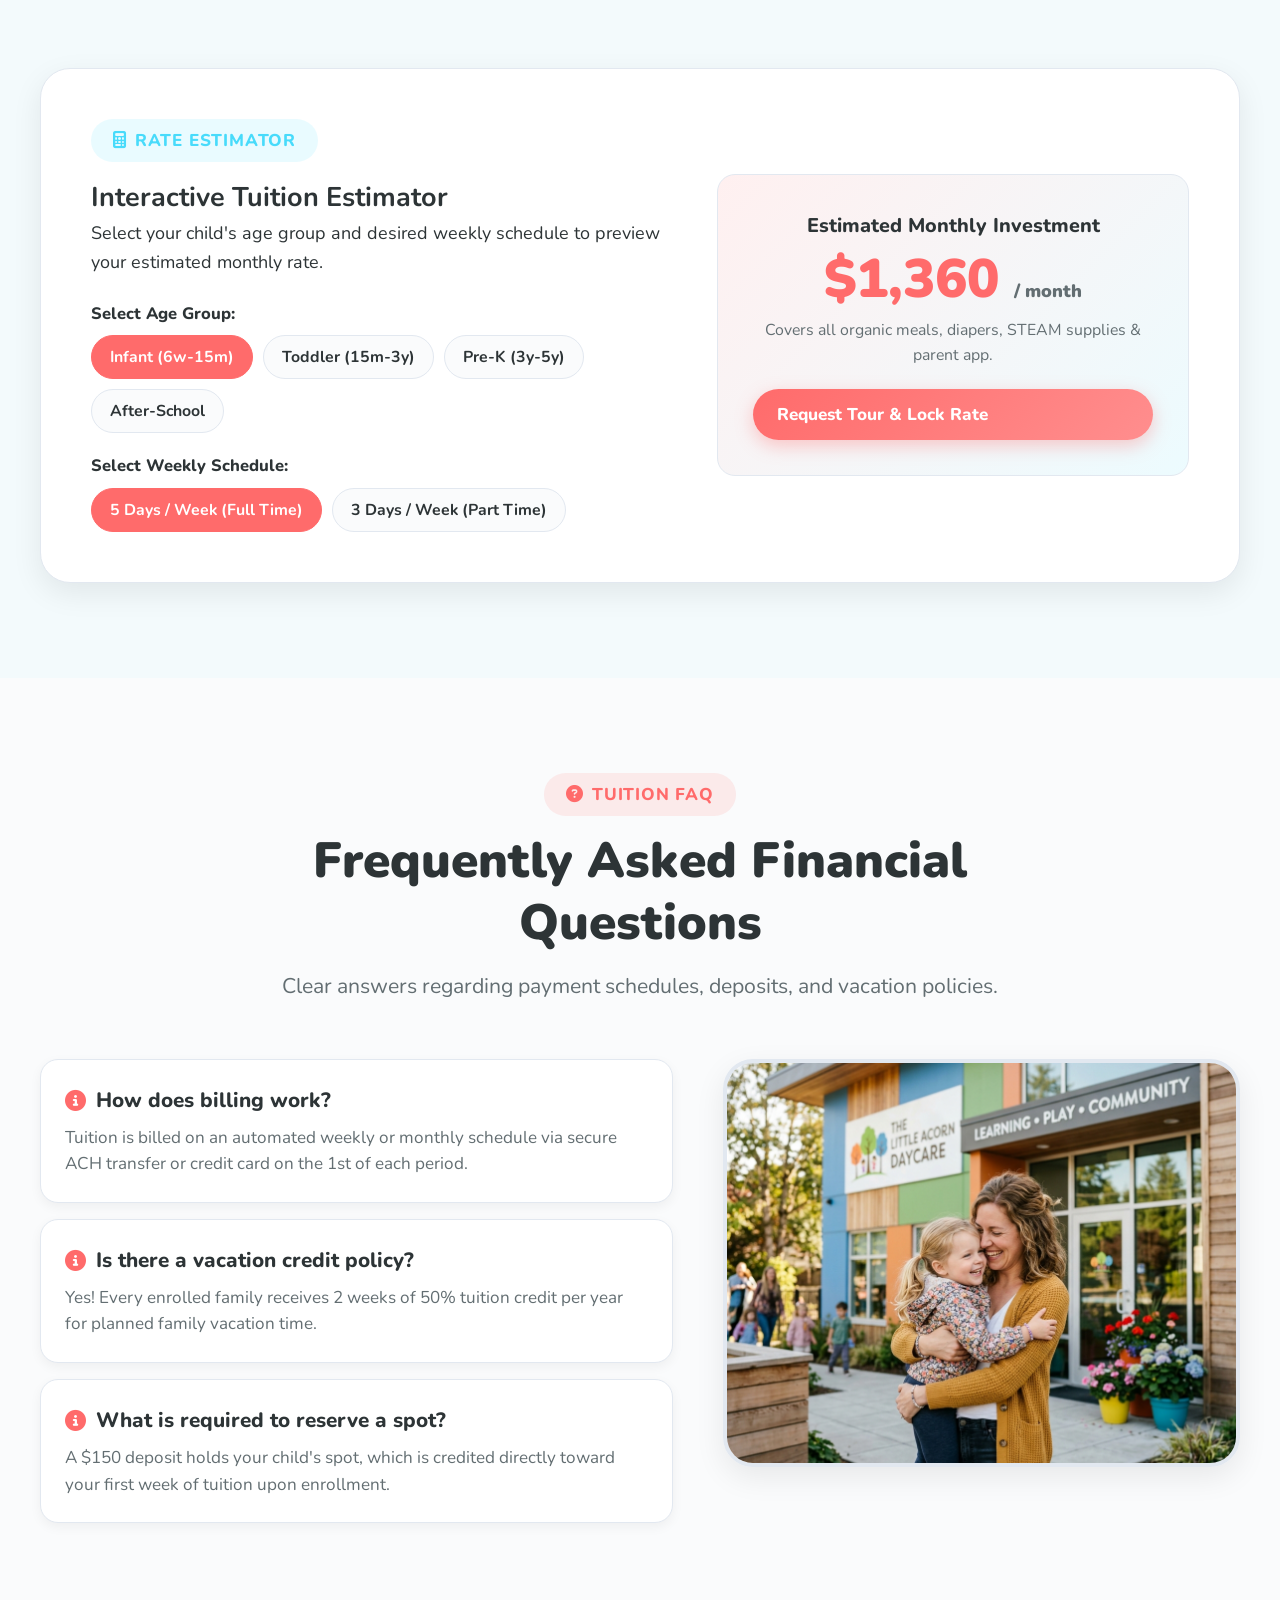
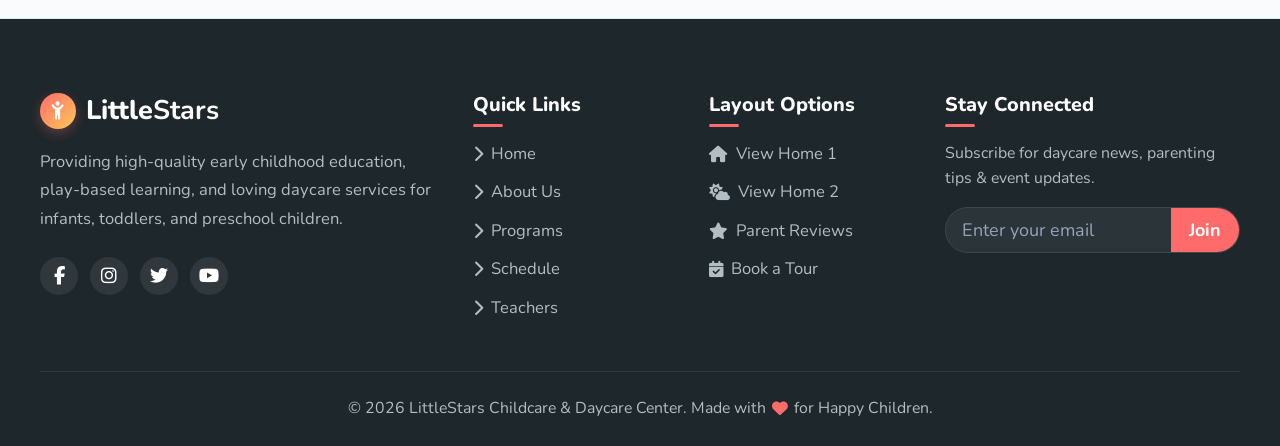
<file: pricing.html>
<!DOCTYPE html>
<html lang="en">
<head>
  <meta charset="UTF-8">
  <meta name="viewport" content="width=device-width, initial-scale=1.0">
  <title>Tuition & All-Inclusive Pricing - LittleStars Childcare Center</title>
  <!-- Favicon -->
  <link rel="icon" type="image/svg+xml" href="favicon.svg">


  <!-- Font Awesome Icons -->
  <link rel="stylesheet" href="https://cdnjs.cloudflare.com/ajax/libs/font-awesome/6.4.0/css/all.min.css">

  <!-- Google Fonts - Nunito -->
  <link rel="preconnect" href="https://fonts.googleapis.com">
  <link rel="preconnect" href="https://fonts.gstatic.com" crossorigin>
  <link href="https://fonts.googleapis.com/css2?family=Nunito:wght@400;600;700;800;900&display=swap" rel="stylesheet">

  <!-- Main Stylesheet -->
  <link rel="stylesheet" href="style.css">
</head>
<body>

  <!-- ==========================================================================
       HEADER NAVBAR COMPONENT (EXACT MATCH ACROSS ALL PAGES)
       ========================================================================== -->
  <header class="header">
    <div class="container">
      <nav class="navbar">
        <!-- Brand Logo -->
        <a href="index.html" class="brand-logo">
          <div class="brand-icon">
            <i class="fa-solid fa-child-reaching"></i>
          </div>
          <span>Little<strong>Stars</strong></span>
        </a>

        <!-- Navigation Menu -->
        <ul class="nav-menu" id="nav-menu">
          <!-- Home Dropdown -->
          <li class="nav-item dropdown" id="home-dropdown">
            <a href="#" class="nav-link dropdown-toggle">
              <span id="current-home-text">Home 1</span> <i class="fa-solid fa-chevron-down dropdown-icon"></i>
            </a>
            <ul class="dropdown-menu">
              <li class="dropdown-item">
                <a href="index.html" id="select-home1">
                  <i class="fa-solid fa-house"></i> Home 1 <span class="badge" id="badge-home1" style="display:none;">Active</span>
                </a>
              </li>
              <li class="dropdown-item">
                <a href="home2.html" id="select-home2">
                  <i class="fa-solid fa-cloud-sun"></i> Home 2 <span class="badge" id="badge-home2" style="display:none;">Active</span>
                </a>
              </li>
            </ul>
          </li>

          <!-- Navigation Links -->
          <li class="nav-item"><a href="about.html" class="nav-link">About Us</a></li>
          <li class="nav-item"><a href="philosophy.html" class="nav-link">Philosophy</a></li>
          <li class="nav-item"><a href="programs.html" class="nav-link">Programs</a></li>
          <li class="nav-item"><a href="teachers.html" class="nav-link">Teachers</a></li>
          <li class="nav-item"><a href="pricing.html" class="nav-link active">Pricing</a></li>
          <li class="nav-item"><a href="contact.html" class="nav-link">Contact</a></li>

          <!-- Mobile Utilities (Inside Hamburger Menu) -->
          <li class="nav-item nav-mobile-actions">
            <div class="mobile-actions-wrapper">
              <button class="icon-btn theme-toggle-btn" title="Toggle Dark/Light Mode">
                <i class="fa-solid fa-moon"></i>
              </button>
              <button class="icon-btn rtl-toggle-btn" title="Switch to RTL Mode">
                <i class="fa-solid fa-globe"></i>
                <span class="rtl-label">RTL</span>
              </button>
              <a href="login.html" class="btn-login login-btn">
                <i class="fa-solid fa-user-lock"></i>
                <span>Portal Login</span>
              </a>
            </div>
          </li>
        </ul>

        <!-- Right Side Utilities (Dark Mode, RTL, Login) -->
        <div class="nav-actions">
          <!-- Dark Mode Toggle Button -->
          <button class="icon-btn" id="theme-toggle-btn" title="Toggle Dark/Light Mode">
            <i class="fa-solid fa-moon"></i>
          </button>

          <!-- RTL Layout Switcher Button -->
          <button class="icon-btn rtl-toggle-btn" id="rtl-toggle-btn" title="Switch to RTL Mode">
            <i class="fa-solid fa-globe"></i>
            <span id="rtl-label">RTL</span>
          </button>

          <!-- Parent / Staff Portal Login Button -->
          <a href="login.html" class="btn-login" id="login-btn">
            <i class="fa-solid fa-user-lock"></i>
            <span>Portal Login</span>
          </a>

          <!-- Mobile Hamburger Toggle -->
          <button class="mobile-toggle" id="mobile-toggle-btn" aria-label="Toggle Navigation">
            <i class="fa-solid fa-bars"></i>
          </button>
        </div>
      </nav>
    </div>
  </header>

  <!-- ==========================================================================
       MAIN CONTENT CONTAINER - PRICING.HTML 7 UNIQUE DESIGN SECTIONS
       ========================================================================== -->
  <main class="main-content">

    <!-- ==========================================================================
         SECTION 1: ALL-INCLUSIVE TUITION HERO (#price-hero)
         ========================================================================== -->
    <section class="price-hero-section" id="price-hero">
      <div class="container">
        <div class="price-hero-grid">
          <div class="price-hero-text">
            <div class="price-hero-badge">
              <i class="fa-solid fa-receipt"></i> Transparent & All-Inclusive Tuition
            </div>
            <h1 class="price-hero-title">
              Investment in Your Child's <span>Future & Happiness</span>
            </h1>
            <p class="price-hero-desc">
              We believe quality early childhood education should be transparent and predictable. Our all-inclusive tuition covers chef-prepared organic meals, diapers, STEAM supplies, and parent app access.
            </p>

            <div class="price-value-pills">
              <div class="price-pill"><i class="fa-solid fa-circle-check"></i> Zero Hidden Registration Fees</div>
              <div class="price-pill"><i class="fa-solid fa-circle-check"></i> Organic Chef Meals Included</div>
              <div class="price-pill"><i class="fa-solid fa-circle-check"></i> Sibling Discount (15%)</div>
              <div class="price-pill"><i class="fa-solid fa-circle-check"></i> State Vouchers Accepted</div>
            </div>

            <div class="price-hero-actions">
              <a href="#price-plans" class="btn-primary">
                Explore Tuition Plans <i class="fa-solid fa-arrow-down"></i>
              </a>
            </div>
          </div>

          <div class="price-hero-media">
            <div class="price-hero-frame">
              <img src="images/price_hero_tuition.jpg" alt="Parents meeting daycare director at reception desk discussing tuition plans">
            </div>
          </div>
        </div>
      </div>
    </section>

    <!-- ==========================================================================
         SECTION 2: TUITION TIERS & ENROLLMENT PLANS (#price-plans)
         ========================================================================== -->
    <section class="price-plans-section" id="price-plans">
      <div class="container">
        <div class="section-header">
          <span class="section-tag"><i class="fa-solid fa-layer-group"></i> Enrollment Tiers</span>
          <h2 class="section-title">Transparent Full-Time & Part-Time Plans</h2>
          <p class="section-desc">Choose the enrollment schedule that best fits your family's routine. All rates are all-inclusive.</p>
        </div>

        <div class="price-plans-grid">
          <!-- Tier 1: Infant Nest -->
          <div class="price-card">
            <div class="price-card-head">
              <h3>Infant Sanctuary</h3>
              <span class="age-tag">6 Weeks – 15 Months</span>
              <div class="price-amount">$340 <span>/ week</span></div>
              <p style="font-size:0.85rem; color:var(--text-muted);">1:3 Care Ratio • Individualized Naps</p>
            </div>
            <div class="price-features">
              <div class="price-feature-item"><i class="fa-solid fa-check"></i> Primary Caregiver Bonding</div>
              <div class="price-feature-item"><i class="fa-solid fa-check"></i> Hypoallergenic Diapers & Wipes</div>
              <div class="price-feature-item"><i class="fa-solid fa-check"></i> Private Nursing Lounge Access</div>
              <div class="price-feature-item"><i class="fa-solid fa-check"></i> Real-Time Daily App Updates</div>
            </div>
            <a href="contact.html" class="btn-secondary" style="width:100%; text-align:center;">Enroll Infant</a>
          </div>

          <!-- Tier 2: Toddler Explorers (Featured) -->
          <div class="price-card featured">
            <div class="price-ribbon">Popular</div>
            <div class="price-card-head">
              <h3>Toddler Explorers</h3>
              <span class="age-tag">15 Months – 3 Years</span>
              <div class="price-amount">$310 <span>/ week</span></div>
              <p style="font-size:0.85rem; color:var(--text-muted);">1:4 Care Ratio • Potty Training Support</p>
            </div>
            <div class="price-features">
              <div class="price-feature-item"><i class="fa-solid fa-check"></i> Organic Chef Breakfast & Lunch</div>
              <div class="price-feature-item"><i class="fa-solid fa-check"></i> Potty Training Partnership</div>
              <div class="price-feature-item"><i class="fa-solid fa-check"></i> Indoor Soft Gym & Motor Park</div>
              <div class="price-feature-item"><i class="fa-solid fa-check"></i> Sensory Art & Music Circles</div>
            </div>
            <a href="contact.html" class="btn-primary" style="width:100%; text-align:center;">Enroll Toddler</a>
          </div>

          <!-- Tier 3: Preschool Pre-K -->
          <div class="price-card">
            <div class="price-card-head">
              <h3>Preschool Pre-K</h3>
              <span class="age-tag">3 Years – 5 Years</span>
              <div class="price-amount">$285 <span>/ week</span></div>
              <p style="font-size:0.85rem; color:var(--text-muted);">1:8 Care Ratio • 100% Pre-K Certified</p>
            </div>
            <div class="price-features">
              <div class="price-feature-item"><i class="fa-solid fa-check"></i> Hands-on STEAM Science Lab</div>
              <div class="price-feature-item"><i class="fa-solid fa-check"></i> Phonics & Math Manipulatives</div>
              <div class="price-feature-item"><i class="fa-solid fa-check"></i> Field Trips & Nature Hikes</div>
              <div class="price-feature-item"><i class="fa-solid fa-check"></i> Kindergarten Readiness Evaluation</div>
            </div>
            <a href="contact.html" class="btn-secondary" style="width:100%; text-align:center;">Enroll Preschool</a>
          </div>

          <!-- Tier 4: After-School Club -->
          <div class="price-card">
            <div class="price-card-head">
              <h3>After-School Club</h3>
              <span class="age-tag">5 Years – 12 Years</span>
              <div class="price-amount">$165 <span>/ week</span></div>
              <p style="font-size:0.85rem; color:var(--text-muted);">1:10 Care Ratio • Free School Pickup</p>
            </div>
            <div class="price-features">
              <div class="price-feature-item"><i class="fa-solid fa-check"></i> Daily Elementary Bus Shuttle</div>
              <div class="price-feature-item"><i class="fa-solid fa-check"></i> Guided Homework Study Lounge</div>
              <div class="price-feature-item"><i class="fa-solid fa-check"></i> LEGO Robotics & Coding Lab</div>
              <div class="price-feature-item"><i class="fa-solid fa-check"></i> Afternoon Chef Snack Platter</div>
            </div>
            <a href="contact.html" class="btn-secondary" style="width:100%; text-align:center;">Enroll After-School</a>
          </div>
        </div>
      </div>
    </section>

    <!-- ==========================================================================
         SECTION 3: THE ALL-INCLUSIVE VALUE GUARANTEE (#price-inclusive) - CARD-FREE FLUID SPLIT
         ========================================================================== -->
    <section class="price-inclusive-section" id="price-inclusive">
      <div class="container">
        <div class="price-inclusive-open-grid">
          <!-- Left Open Fluid Text Column -->
          <div class="price-inclusive-text-col">
            <span class="section-tag green-tag"><i class="fa-solid fa-shield-halved"></i> 100% Transparent Value</span>
            <h2 class="price-open-title">The All-Inclusive Guarantee: <span class="gradient-text">No Surprise Extra Fees</span></h2>
            <p class="price-open-desc">Unlike traditional daycares that bill separately for meals, art supplies, or app subscriptions, our flat weekly tuition rate covers everything your child needs for a healthy, enriching day.</p>

            <!-- Card-Free Open Feature Rows -->
            <div class="price-open-feature-list">
              <div class="price-open-feature-row">
                <div class="price-open-icon p-ic-coral">
                  <i class="fa-solid fa-utensils"></i>
                </div>
                <div class="price-open-text">
                  <h4>3 Organic Chef Meals Daily</h4>
                  <p>Hot breakfast, organic balanced lunch, and afternoon wholesome snacks prepared fresh on-site every day by our full-time chef.</p>
                </div>
              </div>

              <div class="price-open-feature-row">
                <div class="price-open-icon p-ic-blue">
                  <i class="fa-solid fa-baby"></i>
                </div>
                <div class="price-open-text">
                  <h4>Hypoallergenic Diapers & Wipes</h4>
                  <p>Premium eco-friendly, dermatologically-tested diapering supplies and wipes provided—no need to pack daily supply bags.</p>
                </div>
              </div>

              <div class="price-open-feature-row">
                <div class="price-open-icon p-ic-yellow">
                  <i class="fa-solid fa-flask"></i>
                </div>
                <div class="price-open-text">
                  <h4>STEAM & Art Materials</h4>
                  <p>Robotics equipment, science lab materials, canvas paints, sensory play kits, and musical instruments are all included.</p>
                </div>
              </div>


            </div>
          </div>

          <!-- Right Open Media Showcase with Floating Badges -->
          <div class="price-inclusive-media-col">
            <div class="price-inclusive-image-wrapper">
              <img src="images/price_inclusive_amenities.jpg" alt="Toddler playing with wooden blocks in bright daycare room">
              
              <!-- Floating Pill Top Left -->
              <div class="price-float-pill pill-top">
                <i class="fa-solid fa-circle-check"></i>
                <div>
                  <strong>No Surprise Bills</strong>
                  <span>Flat Rate Guarantee</span>
                </div>
              </div>

              <!-- Floating Pill Bottom Right -->
              <div class="price-float-pill pill-bottom">
                <i class="fa-solid fa-sparkles"></i>
                <div>
                  <strong>100% Covered</strong>
                  <span>Meals, Supplies & App Access</span>
                </div>
              </div>
            </div>
          </div>
        </div>
      </div>
    </section>

    <!-- ==========================================================================
         SECTION 4: SIBLING & CORPORATE DISCOUNTS (#price-discounts)
         ========================================================================== -->
    <section class="price-discounts-section" id="price-discounts">
      <div class="container">
        <div class="section-header">
          <span class="section-tag"><i class="fa-solid fa-piggy-bank"></i> Family Savings</span>
          <h2 class="section-title">Sibling & Corporate Savings Programs</h2>
          <p class="section-desc">We make quality care affordable for growing families through multi-child discounts and corporate benefits.</p>
        </div>

        <div class="price-discounts-grid">
          <div class="price-discount-card">
            <span class="price-discount-tag">15% OFF</span>
            <h3>Second Child Discount</h3>
            <p>Enroll a second sibling and receive an automatic 15% discount applied to the lower tuition rate every month.</p>
          </div>

          <div class="price-discount-card">
            <span class="price-discount-tag">20% OFF</span>
            <h3>Third Child Discount</h3>
            <p>Families enrolling three or more children receive 20% off for the third and subsequent siblings.</p>
          </div>

          <div class="price-discount-card">
            <span class="price-discount-tag">10% OFF</span>
            <h3>Corporate & Military Subsidy</h3>
            <p>Partnered corporate employee benefit matching and 10% discount for active military and first responders.</p>
          </div>
        </div>
      </div>
    </section>

    <!-- ==========================================================================
         SECTION 5: STATE SUBSIDIES & FINANCIAL AID (#price-subsidies)
         ========================================================================== -->
    <section class="price-subsidies-section" id="price-subsidies">
      <div class="container">
        <div class="price-subsidies-box">
          <div class="section-header">
            <span class="section-tag purple-tag"><i class="fa-solid fa-handshake-angle"></i> Financial Aid</span>
            <h2 class="section-title">State Childcare Subsidies Accepted</h2>
            <p class="section-desc">We work directly with state assistance programs to make accredited daycare accessible to all families.</p>
          </div>

          <div class="price-subsidies-split">
            <div class="price-subsidies-frame">
              <img src="images/price_state_subsidies.jpg" alt="Diverse children participating in inclusive learning environment">
            </div>

            <div class="price-subsidies-body">
              <div class="price-subsidies-list">
                <div class="price-subsidy-item">
                  <i class="fa-solid fa-building-columns"></i>
                  <div>
                    <strong>State Childcare Assistance Vouchers</strong>
                    <span>We process direct state voucher payments to lower monthly out-of-pocket costs.</span>
                  </div>
                </div>

                <div class="price-subsidy-item">
                  <i class="fa-solid fa-sliders"></i>
                  <div>
                    <strong>Sliding Scale Assistance Grants</strong>
                    <span>Needs-based tuition assistance grants for qualifying early learning families.</span>
                  </div>
                </div>

                <div class="price-subsidy-item">
                  <i class="fa-solid fa-calculator"></i>
                  <div>
                    <strong>Tax Credit Form 2441 Receipting</strong>
                    <span>Year-end annual tuition statements formatted for federal Child & Dependent Care Tax Credits.</span>
                  </div>
                </div>
              </div>

              <a href="contact.html" class="btn-primary">Speak With Financial Aid Counselor</a>
            </div>
          </div>
        </div>
      </div>
    </section>

    <!-- ==========================================================================
         SECTION 6: INTERACTIVE TUITION ESTIMATOR (#price-calculator)
         ========================================================================== -->
    <section class="price-calc-section" id="price-calculator">
      <div class="container">
        <div class="price-calc-box">
          <div class="price-calc-split">
            <div class="price-calc-left">
              <span class="section-tag blue-tag"><i class="fa-solid fa-calculator"></i> Rate Estimator</span>
              <h2>Interactive Tuition Estimator</h2>
              <p>Select your child's age group and desired weekly schedule to preview your estimated monthly rate.</p>

              <div class="price-calc-form">
                <div class="calc-group">
                  <label>Select Age Group:</label>
                  <div class="calc-options">
                    <button class="calc-opt-btn active" onclick="updateEstimate(340, this)">Infant (6w-15m)</button>
                    <button class="calc-opt-btn" onclick="updateEstimate(310, this)">Toddler (15m-3y)</button>
                    <button class="calc-opt-btn" onclick="updateEstimate(285, this)">Pre-K (3y-5y)</button>
                    <button class="calc-opt-btn" onclick="updateEstimate(165, this)">After-School</button>
                  </div>
                </div>

                <div class="calc-group">
                  <label>Select Weekly Schedule:</label>
                  <div class="calc-options">
                    <button class="calc-opt-btn active">5 Days / Week (Full Time)</button>
                    <button class="calc-opt-btn">3 Days / Week (Part Time)</button>
                  </div>
                </div>
              </div>
            </div>

            <div class="price-estimate-card">
              <h4>Estimated Monthly Investment</h4>
              <div class="price-estimate-amount" id="est-amount">$1,360 <span>/ month</span></div>
              <p style="font-size:0.88rem; color:var(--text-muted); margin-bottom:20px;">Covers all organic meals, diapers, STEAM supplies & parent app.</p>
              <a href="contact.html" class="btn-primary" style="width:100%; text-align:center;">Request Tour & Lock Rate</a>
            </div>
          </div>
        </div>
      </div>
    </section>

    <!-- ==========================================================================
         SECTION 7: TUITION FAQ ACCORDION (#price-faq)
         ========================================================================== -->
    <section class="price-faq-section" id="price-faq">
      <div class="container">
        <div class="section-header">
          <span class="section-tag"><i class="fa-solid fa-circle-question"></i> Tuition FAQ</span>
          <h2 class="section-title">Frequently Asked Financial Questions</h2>
          <p class="section-desc">Clear answers regarding payment schedules, deposits, and vacation policies.</p>
        </div>

        <div class="price-faq-split">
          <div class="price-faq-list">
            <div class="price-faq-item">
              <h4><i class="fa-solid fa-circle-info"></i> How does billing work?</h4>
              <p>Tuition is billed on an automated weekly or monthly schedule via secure ACH transfer or credit card on the 1st of each period.</p>
            </div>

            <div class="price-faq-item">
              <h4><i class="fa-solid fa-circle-info"></i> Is there a vacation credit policy?</h4>
              <p>Yes! Every enrolled family receives 2 weeks of 50% tuition credit per year for planned family vacation time.</p>
            </div>

            <div class="price-faq-item">
              <h4><i class="fa-solid fa-circle-info"></i> What is required to reserve a spot?</h4>
              <p>A $150 deposit holds your child's spot, which is credited directly toward your first week of tuition upon enrollment.</p>
            </div>


          </div>

          <div class="price-faq-media">
            <div class="price-faq-frame">
              <img src="images/price_faq_support.jpg" alt="Parent smiling warmly during daycare tour consultation">
            </div>
          </div>
        </div>
      </div>
    </section>

  </main>

  <!-- ==========================================================================
       FOOTER COMPONENT (EXACT MATCH ACROSS ALL PAGES)
       ========================================================================== -->
  <footer class="footer">
    <div class="container">
      <div class="footer-grid">
        <!-- Brand Column -->
        <div class="footer-brand">
          <div class="brand-title">
            <div class="brand-icon" style="width:36px; height:36px; font-size:1rem;">
              <i class="fa-solid fa-child-reaching"></i>
            </div>
            <span>Little<strong>Stars</strong></span>
          </div>
          <p>
            Providing high-quality early childhood education, play-based learning, and loving daycare services for infants, toddlers, and preschool children.
          </p>
          <div class="footer-socials">
            <a href="#" class="social-link" title="Facebook"><i class="fa-brands fa-facebook-f"></i></a>
            <a href="#" class="social-link" title="Instagram"><i class="fa-brands fa-instagram"></i></a>
            <a href="#" class="social-link" title="Twitter"><i class="fa-brands fa-twitter"></i></a>
            <a href="#" class="social-link" title="YouTube"><i class="fa-brands fa-youtube"></i></a>
          </div>
        </div>

        <!-- Quick Links -->
        <div class="footer-column">
          <h4>Quick Links</h4>
          <ul class="footer-links">
            <li><a href="#hero"><i class="fa-solid fa-chevron-right"></i> Home</a></li>
            <li><a href="about.html"><i class="fa-solid fa-chevron-right"></i> About Us</a></li>
            <li><a href="programs.html"><i class="fa-solid fa-chevron-right"></i> Programs</a></li>
            <li><a href="#schedule"><i class="fa-solid fa-chevron-right"></i> Schedule</a></li>
            <li><a href="teachers.html"><i class="fa-solid fa-chevron-right"></i> Teachers</a></li>
          </ul>
        </div>

        <!-- Home Options Selection -->
        <div class="footer-column">
          <h4>Layout Options</h4>
          <ul class="footer-links">
            <li><a href="index.html" id="footer-link-home1"><i class="fa-solid fa-house"></i> View Home 1</a></li>
            <li><a href="home2.html" id="footer-link-home2"><i class="fa-solid fa-cloud-sun"></i> View Home 2</a></li>
            <li><a href="#testimonials"><i class="fa-solid fa-star"></i> Parent Reviews</a></li>
            <li><a href="contact.html"><i class="fa-solid fa-calendar-check"></i> Book a Tour</a></li>
          </ul>
        </div>

        <!-- Newsletter & Contact -->
        <div class="footer-column">
          <h4>Stay Connected</h4>
          <p style="font-size:0.88rem; margin-bottom:12px;">Subscribe for daycare news, parenting tips & event updates.</p>
          <form class="newsletter-form" onsubmit="event.preventDefault(); alert('Subscribed to newsletter!');">
            <input type="email" placeholder="Enter your email" required>
            <button type="submit">Join</button>
          </form>
        </div>
      </div>

      <div class="footer-bottom">
        <p>© 2026 LittleStars Childcare & Daycare Center. Made with <i class="fa-solid fa-heart"></i> for Happy Children.</p>
      </div>
    </div>
  </footer>

  <!-- ==========================================================================
       LOGIN MODAL COMPONENT
       ========================================================================== -->
  <div class="modal-overlay" id="login-modal">
    <div class="modal-card">
      <div class="modal-header">
        <h3 class="modal-title" id="modal-tab-title">Parent Portal Login</h3>
        <button class="close-modal" id="close-modal-btn" title="Close Modal">
          <i class="fa-solid fa-xmark"></i>
        </button>
      </div>

      <div class="modal-tabs">
        <button class="modal-tab-btn active" id="tab-parent">Parent Portal</button>
        <button class="modal-tab-btn" id="tab-staff">Staff Portal</button>
      </div>

      <div class="modal-body">
        <form onsubmit="event.preventDefault(); alert('Logging in...');">
          <div class="form-group">
            <label for="login-email">Email or Username</label>
            <div class="input-with-icon">
              <i class="fa-solid fa-envelope"></i>
              <input type="email" id="login-email" placeholder="Enter your email" required>
            </div>
          </div>

          <div class="form-group">
            <label for="login-password">Password</label>
            <div class="input-with-icon">
              <i class="fa-solid fa-lock"></i>
              <input type="password" id="login-password" placeholder="••••••••" required>
            </div>
          </div>

          <div class="form-options">
            <label>
              <input type="checkbox"> Remember me
            </label>
            <a href="#" class="forgot-link">Forgot password?</a>
          </div>

          <button type="submit" class="btn-submit-login">Sign In</button>
        </form>
      </div>
    </div>
  </div>

  <!-- JavaScript Script -->
  <script src="script.js"></script>
  <script>
    function updateEstimate(weeklyRate, btn) {
      const btns = btn.parentElement.querySelectorAll('.calc-opt-btn');
      btns.forEach(b => b.classList.remove('active'));
      btn.classList.add('active');
      const monthly = weeklyRate * 4;
      document.getElementById('est-amount').innerHTML = '$' + monthly.toLocaleString() + ' <span>/ month</span>';
    }
  </script>
</body>
</html>
</file>
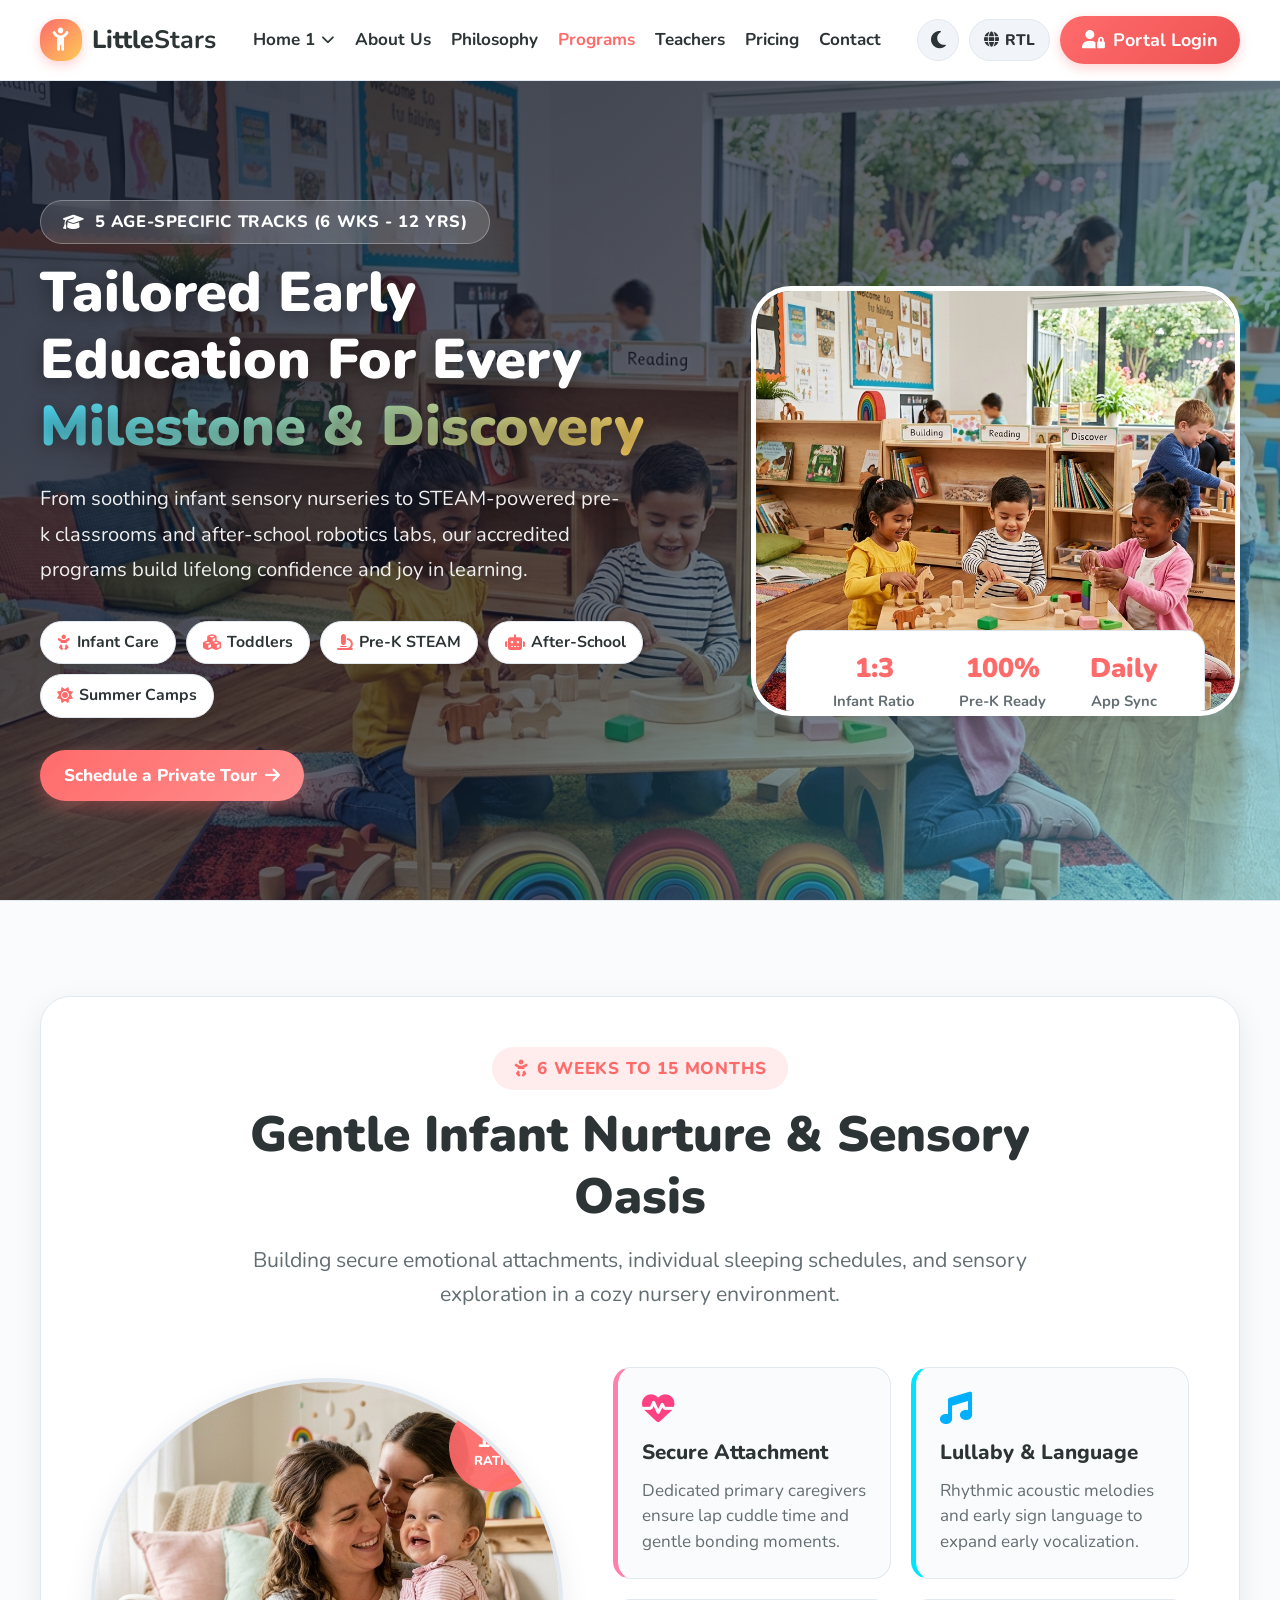
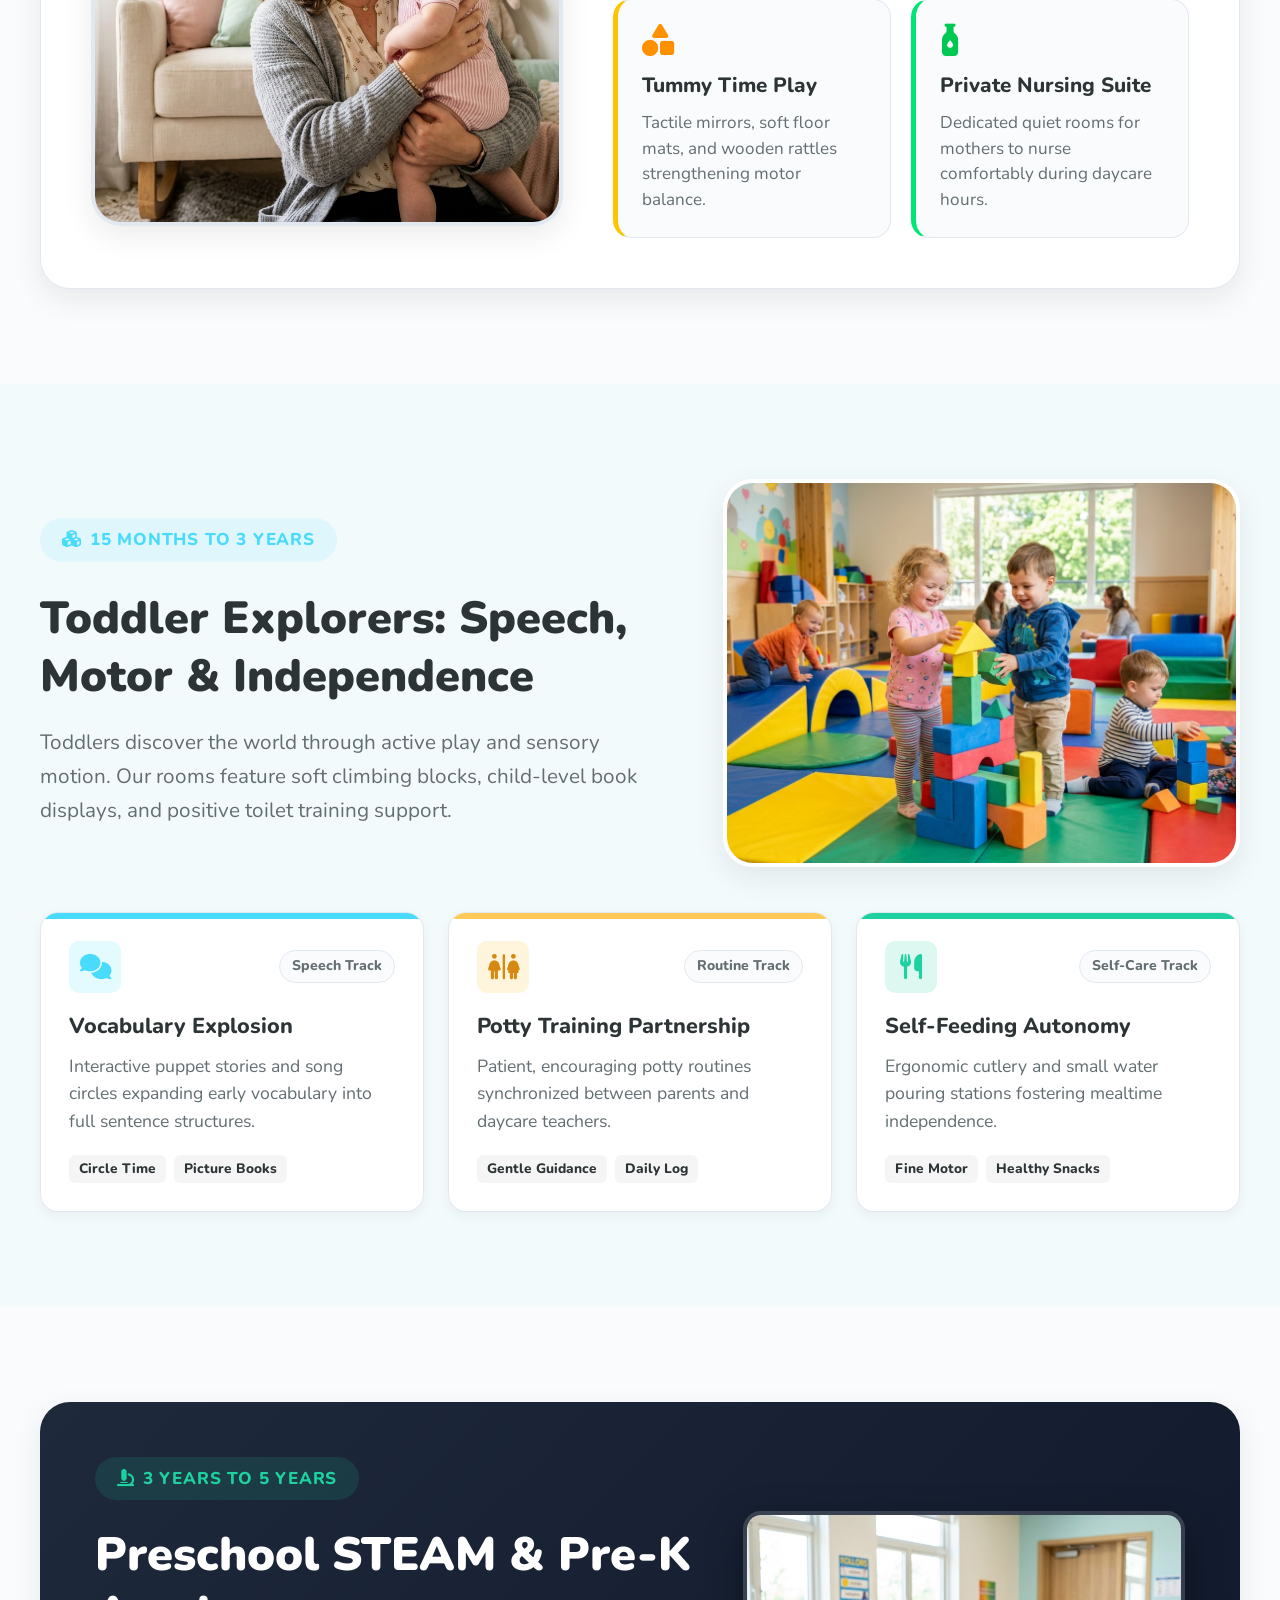
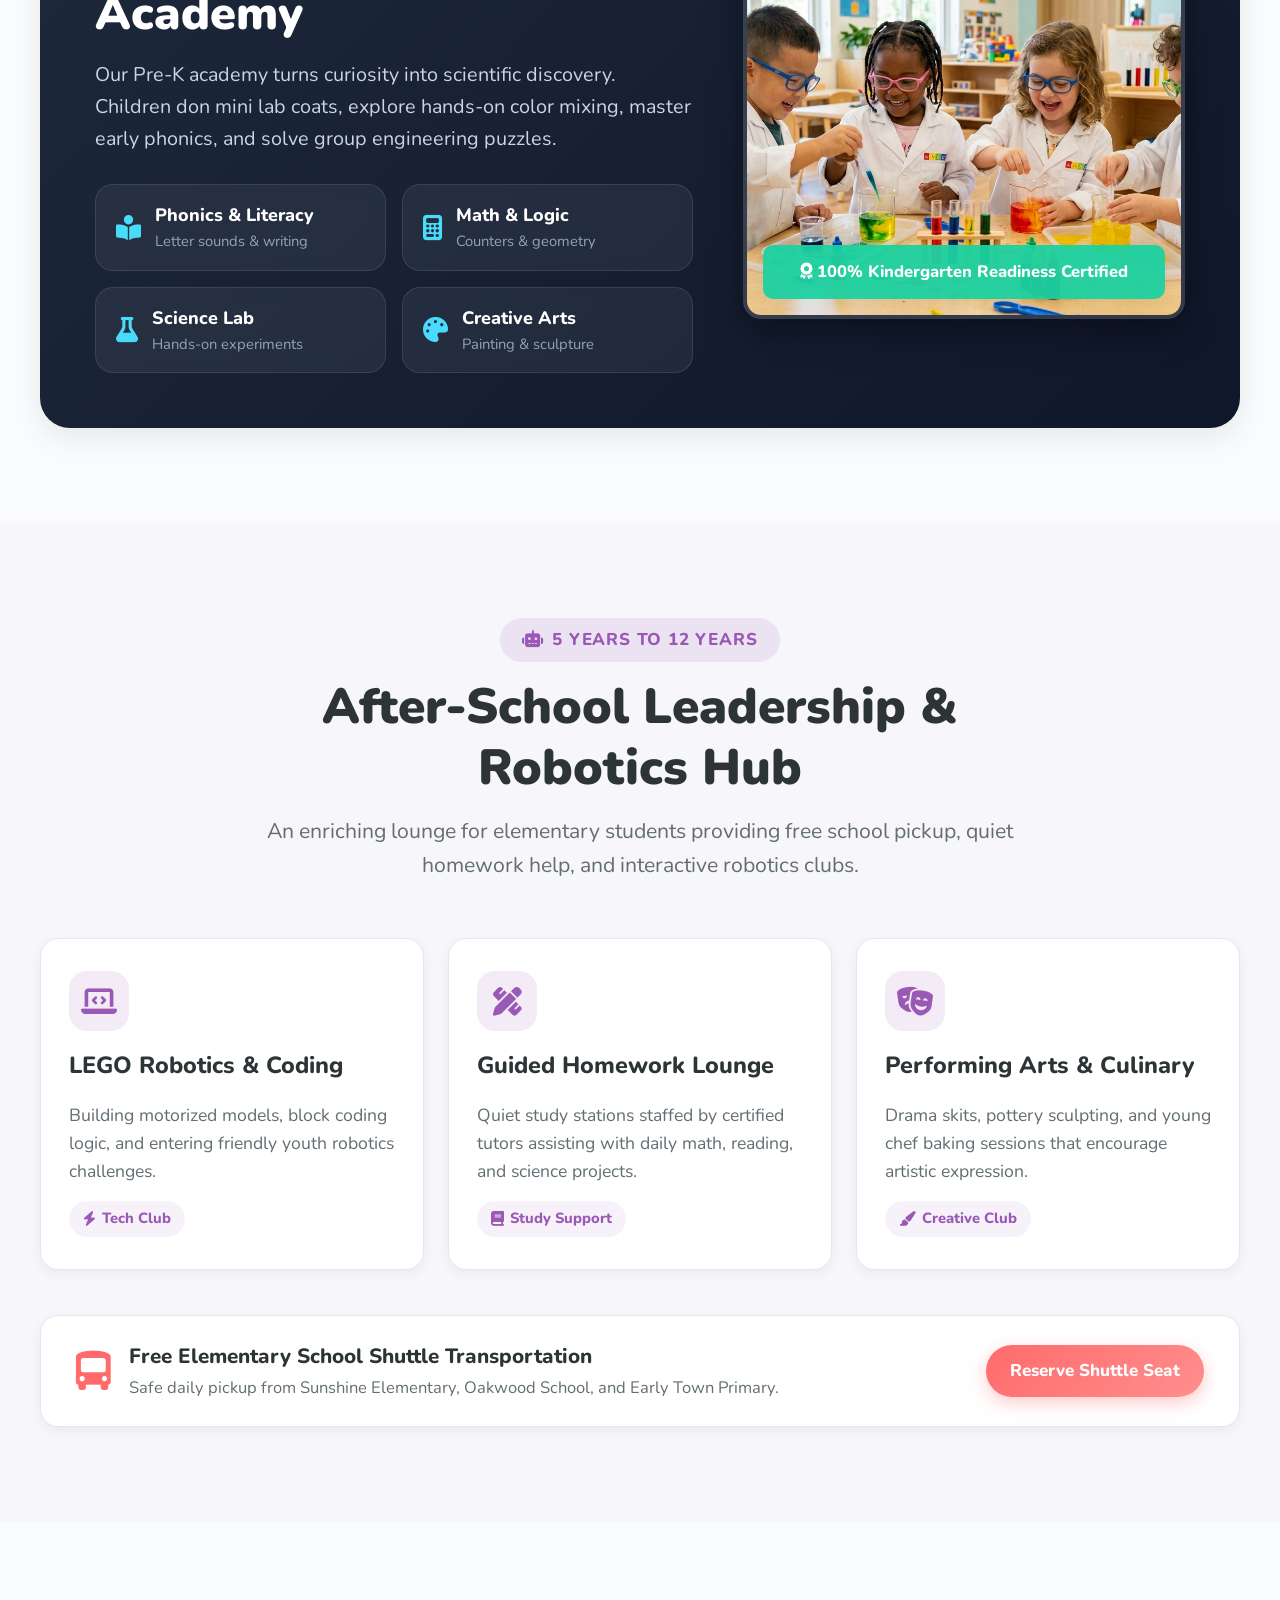
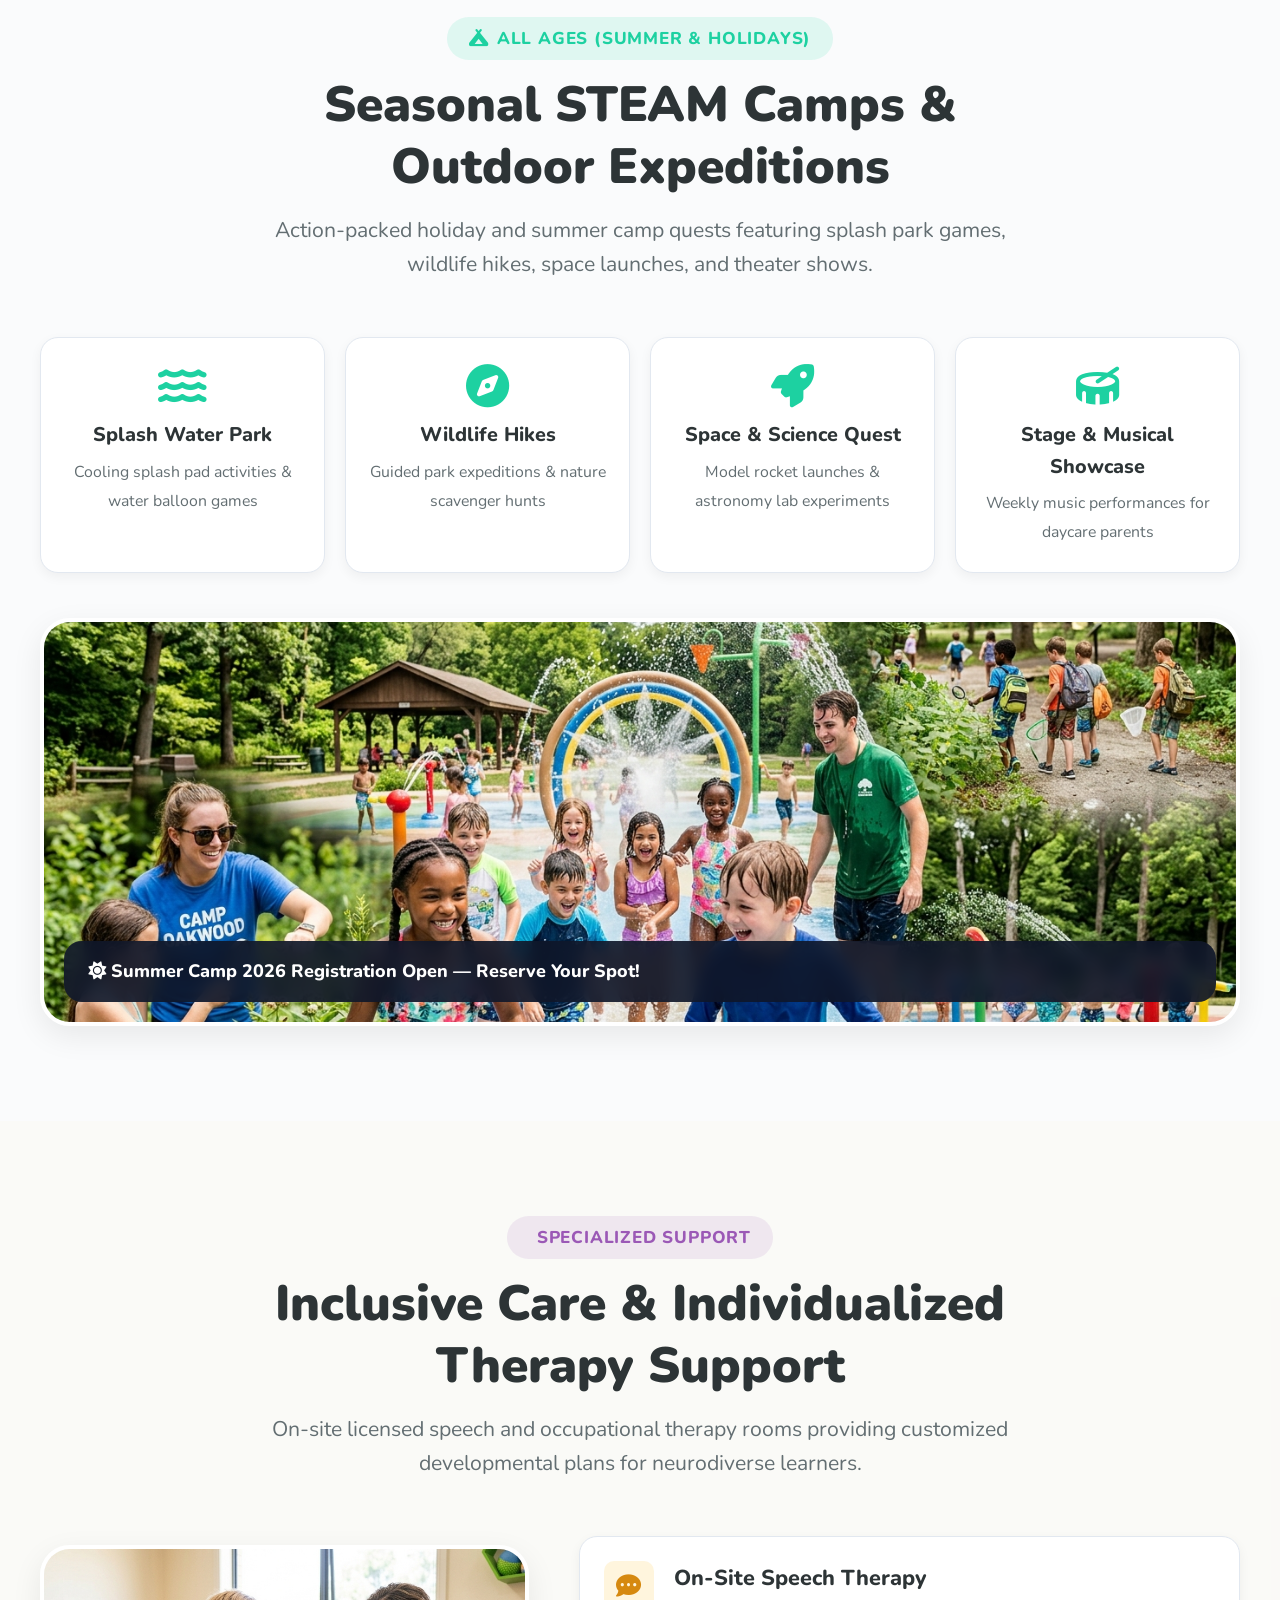
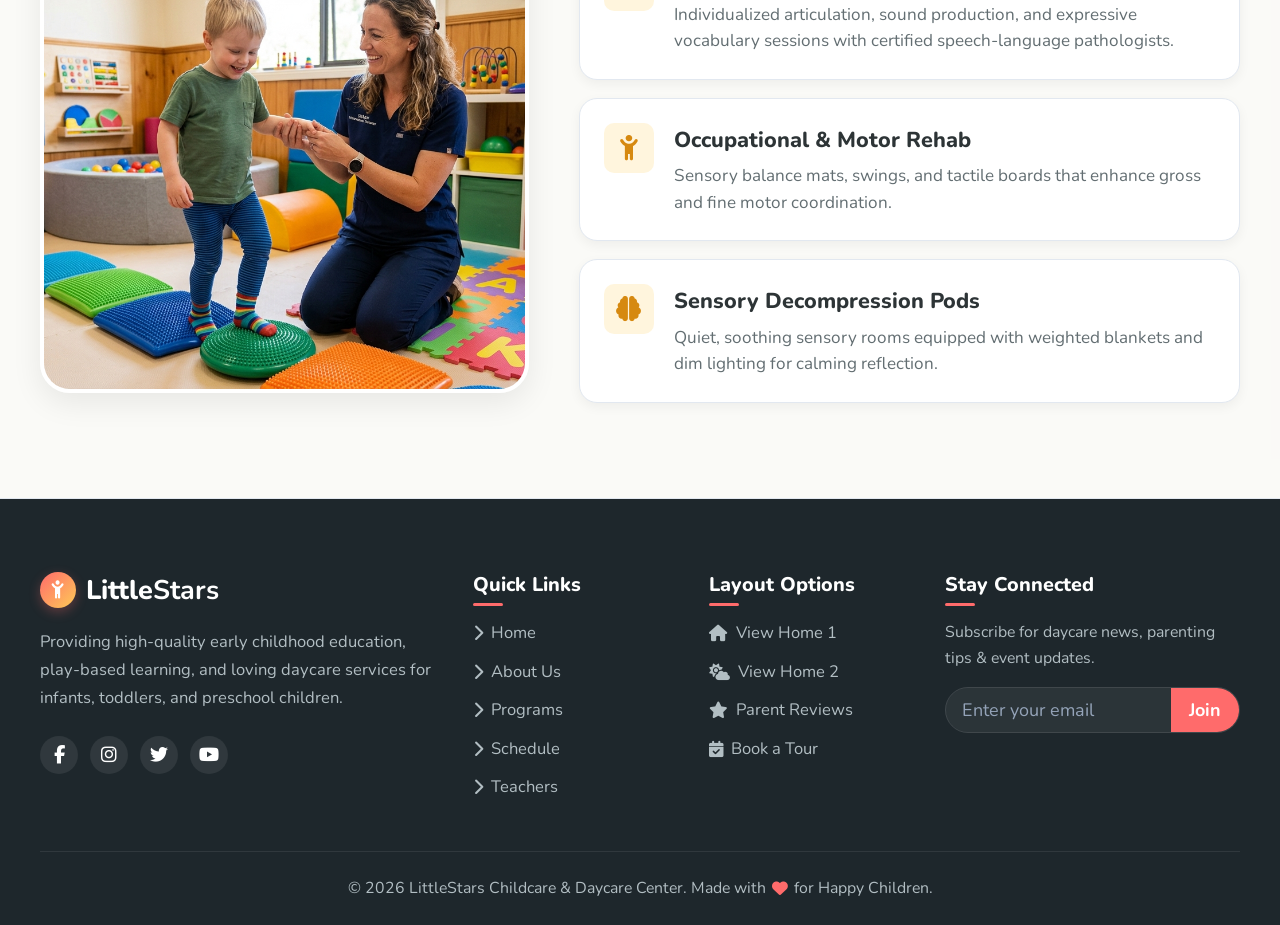
<file: programs.html>
<!DOCTYPE html>
<html lang="en">
<head>
  <meta charset="UTF-8">
  <meta name="viewport" content="width=device-width, initial-scale=1.0">
  <title>Programs & Age Continuum - LittleStars Childcare & Daycare Center</title>
  <!-- Favicon -->
  <link rel="icon" type="image/svg+xml" href="favicon.svg">


  <!-- Font Awesome Icons -->
  <link rel="stylesheet" href="https://cdnjs.cloudflare.com/ajax/libs/font-awesome/6.4.0/css/all.min.css">

  <!-- Google Fonts - Nunito -->
  <link rel="preconnect" href="https://fonts.googleapis.com">
  <link rel="preconnect" href="https://fonts.gstatic.com" crossorigin>
  <link href="https://fonts.googleapis.com/css2?family=Nunito:wght@400;600;700;800;900&display=swap" rel="stylesheet">

  <!-- Main Stylesheet -->
  <link rel="stylesheet" href="style.css">
</head>
<body>

  <!-- ==========================================================================
       HEADER NAVBAR COMPONENT (EXACT MATCH ACROSS ALL PAGES)
       ========================================================================== -->
  <header class="header">
    <div class="container">
      <nav class="navbar">
        <!-- Brand Logo -->
        <a href="index.html" class="brand-logo">
          <div class="brand-icon">
            <i class="fa-solid fa-child-reaching"></i>
          </div>
          <span>Little<strong>Stars</strong></span>
        </a>

        <!-- Navigation Menu -->
        <ul class="nav-menu" id="nav-menu">
          <!-- Home Dropdown -->
          <li class="nav-item dropdown" id="home-dropdown">
            <a href="#" class="nav-link dropdown-toggle">
              <span id="current-home-text">Home 1</span> <i class="fa-solid fa-chevron-down dropdown-icon"></i>
            </a>
            <ul class="dropdown-menu">
              <li class="dropdown-item">
                <a href="index.html" id="select-home1">
                  <i class="fa-solid fa-house"></i> Home 1 <span class="badge" id="badge-home1" style="display:none;">Active</span>
                </a>
              </li>
              <li class="dropdown-item">
                <a href="home2.html" id="select-home2">
                  <i class="fa-solid fa-cloud-sun"></i> Home 2 <span class="badge" id="badge-home2" style="display:none;">Active</span>
                </a>
              </li>
            </ul>
          </li>

          <!-- Navigation Links -->
          <li class="nav-item"><a href="about.html" class="nav-link">About Us</a></li>
          <li class="nav-item"><a href="philosophy.html" class="nav-link">Philosophy</a></li>
          <li class="nav-item"><a href="programs.html" class="nav-link active">Programs</a></li>
          <li class="nav-item"><a href="teachers.html" class="nav-link">Teachers</a></li>
          <li class="nav-item"><a href="pricing.html" class="nav-link">Pricing</a></li>
          <li class="nav-item"><a href="contact.html" class="nav-link">Contact</a></li>

          <!-- Mobile Utilities (Inside Hamburger Menu) -->
          <li class="nav-item nav-mobile-actions">
            <div class="mobile-actions-wrapper">
              <button class="icon-btn theme-toggle-btn" title="Toggle Dark/Light Mode">
                <i class="fa-solid fa-moon"></i>
              </button>
              <button class="icon-btn rtl-toggle-btn" title="Switch to RTL Mode">
                <i class="fa-solid fa-globe"></i>
                <span class="rtl-label">RTL</span>
              </button>
              <a href="login.html" class="btn-login login-btn">
                <i class="fa-solid fa-user-lock"></i>
                <span>Portal Login</span>
              </a>
            </div>
          </li>
        </ul>

        <!-- Right Side Utilities (Dark Mode, RTL, Login) -->
        <div class="nav-actions">
          <!-- Dark Mode Toggle Button -->
          <button class="icon-btn" id="theme-toggle-btn" title="Toggle Dark/Light Mode">
            <i class="fa-solid fa-moon"></i>
          </button>

          <!-- RTL Layout Switcher Button -->
          <button class="icon-btn rtl-toggle-btn" id="rtl-toggle-btn" title="Switch to RTL Mode">
            <i class="fa-solid fa-globe"></i>
            <span id="rtl-label">RTL</span>
          </button>

          <!-- Parent / Staff Portal Login Button -->
          <a href="login.html" class="btn-login" id="login-btn">
            <i class="fa-solid fa-user-lock"></i>
            <span>Portal Login</span>
          </a>

          <!-- Mobile Hamburger Toggle -->
          <button class="mobile-toggle" id="mobile-toggle-btn" aria-label="Toggle Navigation">
            <i class="fa-solid fa-bars"></i>
          </button>
        </div>
      </nav>
    </div>
  </header>

  <!-- ==========================================================================
       MAIN CONTENT CONTAINER - PROGRAMS.HTML 7 UNIQUE DESIGN SECTIONS
       ========================================================================== -->
  <main class="main-content">

    <!-- ==========================================================================
         SECTION 1: PROGRAM CONTINUUM HERO (#prog-hero) - UNIQUE BOLD GRADIENT HERO
         ========================================================================== -->
    <section class="prog-hero-section" id="prog-hero">
      <div class="container">
        <div class="prog-hero-grid">
          <!-- Left Hero Text Content -->
          <div class="prog-hero-text">
            <div class="prog-hero-badge">
              <i class="fa-solid fa-graduation-cap"></i> 5 Age-Specific Tracks (6 Wks - 12 Yrs)
            </div>
            <h1 class="prog-hero-title">
              Tailored Early Education For Every <span>Milestone & Discovery</span>
            </h1>
            <p class="prog-hero-desc">
              From soothing infant sensory nurseries to STEAM-powered pre-k classrooms and after-school robotics labs, our accredited programs build lifelong confidence and joy in learning.
            </p>

            <div class="prog-quick-chips">
              <div class="prog-chip"><i class="fa-solid fa-baby"></i> Infant Care</div>
              <div class="prog-chip"><i class="fa-solid fa-cubes"></i> Toddlers</div>
              <div class="prog-chip"><i class="fa-solid fa-microscope"></i> Pre-K STEAM</div>
              <div class="prog-chip"><i class="fa-solid fa-robot"></i> After-School</div>
              <div class="prog-chip"><i class="fa-solid fa-sun"></i> Summer Camps</div>
            </div>

            <div class="prog-hero-actions">
              <a href="contact.html" class="btn-primary">
                Schedule a Private Tour <i class="fa-solid fa-arrow-right"></i>
              </a>
            </div>
          </div>

          <!-- Right Hero Curved Media Frame -->
          <div class="prog-hero-media">
            <div class="prog-hero-frame">
              <img src="images/prog_hero_continuum.jpg" alt="Children of various ages engaging in learning classroom">
              <div class="prog-badge-glowing">
                <div class="prog-glowing-stat">
                  <h4>1:3</h4>
                  <p>Infant Ratio</p>
                </div>
                <div class="prog-glowing-stat">
                  <h4>100%</h4>
                  <p>Pre-K Ready</p>
                </div>
                <div class="prog-glowing-stat">
                  <h4>Daily</h4>
                  <p>App Sync</p>
                </div>
              </div>
            </div>
          </div>
        </div>
      </div>
    </section>

    <!-- ==========================================================================
         SECTION 2: INFANT NURTURE SANCTUARY (#prog-infants) - OVAL FRAME & PASTEL CARDS
         ========================================================================== -->
    <section class="prog-infant-section" id="prog-infants">
      <div class="container">
        <div class="prog-infant-box">
          <div class="section-header">
            <span class="section-tag"><i class="fa-solid fa-baby"></i> 6 Weeks to 15 Months</span>
            <h2 class="section-title">Gentle Infant Nurture & Sensory Oasis</h2>
            <p class="section-desc">Building secure emotional attachments, individual sleeping schedules, and sensory exploration in a cozy nursery environment.</p>
          </div>

          <div class="prog-infant-split">
            <!-- Oval Media Frame Left -->
            <div class="prog-nursery-frame">
              <img src="images/prog_infant_nurture.jpg" alt="Educator holding and nurturing a baby in soft daylight nursery">
              <div class="prog-ratio-ring">
                <strong>1:3</strong>
                <span>Ratio</span>
              </div>
            </div>

            <!-- Pastel Cards 2x2 Grid Right -->
            <div class="prog-nursery-grid">
              <div class="prog-nursery-card c-pink">
                <i class="fa-solid fa-heart-pulse"></i>
                <h3>Secure Attachment</h3>
                <p>Dedicated primary caregivers ensure lap cuddle time and gentle bonding moments.</p>
              </div>

              <div class="prog-nursery-card c-cyan">
                <i class="fa-solid fa-music"></i>
                <h3>Lullaby & Language</h3>
                <p>Rhythmic acoustic melodies and early sign language to expand early vocalization.</p>
              </div>

              <div class="prog-nursery-card c-amber">
                <i class="fa-solid fa-shapes"></i>
                <h3>Tummy Time Play</h3>
                <p>Tactile mirrors, soft floor mats, and wooden rattles strengthening motor balance.</p>
              </div>

              <div class="prog-nursery-card c-mint">
                <i class="fa-solid fa-bottle-droplet"></i>
                <h3>Private Nursing Suite</h3>
                <p>Dedicated quiet rooms for mothers to nurse comfortably during daycare hours.</p>
              </div>
            </div>
          </div>
        </div>
      </div>
    </section>

    <!-- ==========================================================================
         SECTION 3: TODDLER EXPLORERS & MOTOR MASTERY (#prog-toddlers) - TOP CAP CARDS
         ========================================================================== -->
    <section class="prog-toddler-section" id="prog-toddlers">
      <div class="container">
        <div class="prog-toddler-top">
          <div class="prog-toddler-text">
            <span class="section-tag blue-tag"><i class="fa-solid fa-cubes"></i> 15 Months to 3 Years</span>
            <h2>Toddler Explorers: Speech, Motor & Independence</h2>
            <p>
              Toddlers discover the world through active play and sensory motion. Our rooms feature soft climbing blocks, child-level book displays, and positive toilet training support.
            </p>
          </div>

          <div class="prog-toddler-frame">
            <img src="images/prog_toddler_explorers.jpg" alt="Toddlers playing on soft indoor climbing mats and building blocks">
          </div>
        </div>

        <!-- 3 Milestone Cards Grid -->
        <div class="prog-toddlers-cards">
          <div class="prog-milestone-card card-blue">
            <div class="prog-ms-head">
              <div class="prog-ms-icon"><i class="fa-solid fa-comments"></i></div>
              <span class="prog-ms-badge">Speech Track</span>
            </div>
            <h4>Vocabulary Explosion</h4>
            <p>Interactive puppet stories and song circles expanding early vocabulary into full sentence structures.</p>
            <div class="prog-mastery-tags">
              <span class="prog-tag">Circle Time</span>
              <span class="prog-tag">Picture Books</span>
            </div>
          </div>

          <div class="prog-milestone-card card-amber">
            <div class="prog-ms-head">
              <div class="prog-ms-icon"><i class="fa-solid fa-restroom"></i></div>
              <span class="prog-ms-badge">Routine Track</span>
            </div>
            <h4>Potty Training Partnership</h4>
            <p>Patient, encouraging potty routines synchronized between parents and daycare teachers.</p>
            <div class="prog-mastery-tags">
              <span class="prog-tag">Gentle Guidance</span>
              <span class="prog-tag">Daily Log</span>
            </div>
          </div>

          <div class="prog-milestone-card card-green">
            <div class="prog-ms-head">
              <div class="prog-ms-icon"><i class="fa-solid fa-utensils"></i></div>
              <span class="prog-ms-badge">Self-Care Track</span>
            </div>
            <h4>Self-Feeding Autonomy</h4>
            <p>Ergonomic cutlery and small water pouring stations fostering mealtime independence.</p>
            <div class="prog-mastery-tags">
              <span class="prog-tag">Fine Motor</span>
              <span class="prog-tag">Healthy Snacks</span>
            </div>
          </div>
        </div>
      </div>
    </section>

    <!-- ==========================================================================
         SECTION 4: PRESCHOOL STEAM & PRE-K ACADEMY (#prog-preschool) - DARK STEAM BOX
         ========================================================================== -->
    <section class="prog-preschool-section" id="prog-preschool">
      <div class="container">
        <div class="prog-steam-box">
          <div class="prog-steam-grid">
            <div class="prog-steam-text">
              <span class="section-tag green-tag"><i class="fa-solid fa-microscope"></i> 3 Years to 5 Years</span>
              <h2>Preschool STEAM & Pre-K Academy</h2>
              <p>Our Pre-K academy turns curiosity into scientific discovery. Children don mini lab coats, explore hands-on color mixing, master early phonics, and solve group engineering puzzles.</p>

              <div class="prog-steam-pillars">
                <div class="prog-pillar-item">
                  <i class="fa-solid fa-book-open-reader"></i>
                  <div>
                    <strong>Phonics & Literacy</strong>
                    <span>Letter sounds & writing</span>
                  </div>
                </div>

                <div class="prog-pillar-item">
                  <i class="fa-solid fa-calculator"></i>
                  <div>
                    <strong>Math & Logic</strong>
                    <span>Counters & geometry</span>
                  </div>
                </div>

                <div class="prog-pillar-item">
                  <i class="fa-solid fa-flask"></i>
                  <div>
                    <strong>Science Lab</strong>
                    <span>Hands-on experiments</span>
                  </div>
                </div>

                <div class="prog-pillar-item">
                  <i class="fa-solid fa-palette"></i>
                  <div>
                    <strong>Creative Arts</strong>
                    <span>Painting & sculpture</span>
                  </div>
                </div>
              </div>
            </div>

            <div class="prog-steam-media">
              <div class="prog-steam-frame">
                <img src="images/prog_preschool_steam.jpg" alt="Preschool children in mini lab coats conducting color science experiment">
                <div class="prog-steam-chip">
                  <i class="fa-solid fa-award"></i> 100% Kindergarten Readiness Certified
                </div>
              </div>
            </div>
          </div>
        </div>
      </div>
    </section>

    <!-- ==========================================================================
         SECTION 5: AFTER-SCHOOL LEADERSHIP HUB (#prog-afterschool) - CARDS & SHUTTLE BANNER
         ========================================================================== -->
    <section class="prog-afterschool-section" id="prog-afterschool">
      <div class="container">
        <div class="section-header">
          <span class="section-tag purple-tag"><i class="fa-solid fa-robot"></i> 5 Years to 12 Years</span>
          <h2 class="section-title">After-School Leadership & Robotics Hub</h2>
          <p class="section-desc">An enriching lounge for elementary students providing free school pickup, quiet homework help, and interactive robotics clubs.</p>
        </div>

        <div class="prog-after-cards">
          <div class="prog-club-card">
            <div class="prog-club-icon"><i class="fa-solid fa-laptop-code"></i></div>
            <h3>LEGO Robotics & Coding</h3>
            <p>Building motorized models, block coding logic, and entering friendly youth robotics challenges.</p>
            <span class="prog-club-badge"><i class="fa-solid fa-bolt"></i> Tech Club</span>
          </div>

          <div class="prog-club-card">
            <div class="prog-club-icon"><i class="fa-solid fa-pen-ruler"></i></div>
            <h3>Guided Homework Lounge</h3>
            <p>Quiet study stations staffed by certified tutors assisting with daily math, reading, and science projects.</p>
            <span class="prog-club-badge"><i class="fa-solid fa-book"></i> Study Support</span>
          </div>

          <div class="prog-club-card">
            <div class="prog-club-icon"><i class="fa-solid fa-masks-theater"></i></div>
            <h3>Performing Arts & Culinary</h3>
            <p>Drama skits, pottery sculpting, and young chef baking sessions that encourage artistic expression.</p>
            <span class="prog-club-badge"><i class="fa-solid fa-paint-brush"></i> Creative Club</span>
          </div>
        </div>

        <!-- Shuttle Transportation Banner -->
        <div class="prog-shuttle-banner">
          <div class="prog-shuttle-info">
            <i class="fa-solid fa-bus-simple"></i>
            <div>
              <strong>Free Elementary School Shuttle Transportation</strong>
              <span>Safe daily pickup from Sunshine Elementary, Oakwood School, and Early Town Primary.</span>
            </div>
          </div>
          <a href="contact.html" class="btn-primary">Reserve Shuttle Seat</a>
        </div>
      </div>
    </section>

    <!-- ==========================================================================
         SECTION 6: SEASONAL STEAM CAMPS (#prog-summer-camp) - 4-COL CARDS & QUEST BANNER
         ========================================================================== -->
    <section class="prog-camp-section" id="prog-summer-camp">
      <div class="container">
        <div class="section-header">
          <span class="section-tag green-tag"><i class="fa-solid fa-campground"></i> All Ages (Summer & Holidays)</span>
          <h2 class="section-title">Seasonal STEAM Camps & Outdoor Expeditions</h2>
          <p class="section-desc">Action-packed holiday and summer camp quests featuring splash park games, wildlife hikes, space launches, and theater shows.</p>
        </div>

        <div class="prog-camp-grid">
          <div class="prog-camp-card">
            <i class="fa-solid fa-water"></i>
            <strong>Splash Water Park</strong>
            <span>Cooling splash pad activities & water balloon games</span>
          </div>

          <div class="prog-camp-card">
            <i class="fa-solid fa-compass"></i>
            <strong>Wildlife Hikes</strong>
            <span>Guided park expeditions & nature scavenger hunts</span>
          </div>

          <div class="prog-camp-card">
            <i class="fa-solid fa-rocket"></i>
            <strong>Space & Science Quest</strong>
            <span>Model rocket launches & astronomy lab experiments</span>
          </div>

          <div class="prog-camp-card">
            <i class="fa-solid fa-drum"></i>
            <strong>Stage & Musical Showcase</strong>
            <span>Weekly music performances for daycare parents</span>
          </div>
        </div>

        <div class="prog-camp-banner">
          <img src="images/prog_summer_camp.jpg" alt="Children splashing in outdoor summer camp water park under green trees">
          <div class="prog-camp-tag">
            <i class="fa-solid fa-sun"></i> Summer Camp 2026 Registration Open — Reserve Your Spot!
          </div>
        </div>
      </div>
    </section>

    <!-- ==========================================================================
         SECTION 7: INCLUSIVE CARE & THERAPY STUDIO (#prog-special-needs) - ASYMMETRICAL ROWS
         ========================================================================== -->
    <section class="prog-therapy-section" id="prog-special-needs">
      <div class="container">
        <div class="section-header">
          <span class="section-tag purple-tag"><i class="fa-solid fa-hands-holding-heart"></i> Specialized Support</span>
          <h2 class="section-title">Inclusive Care & Individualized Therapy Support</h2>
          <p class="section-desc">On-site licensed speech and occupational therapy rooms providing customized developmental plans for neurodiverse learners.</p>
        </div>

        <div class="prog-therapy-split">
          <div class="prog-therapy-media">
            <div class="prog-therapy-frame">
              <img src="images/prog_special_needs.jpg" alt="Pediatric occupational therapist helping young child on balance sensory mat">
            </div>
          </div>

          <div class="prog-therapy-list">
            <div class="prog-therapy-row">
              <i class="fa-solid fa-comment-dots"></i>
              <div>
                <h3>On-Site Speech Therapy</h3>
                <p>Individualized articulation, sound production, and expressive vocabulary sessions with certified speech-language pathologists.</p>
              </div>
            </div>

            <div class="prog-therapy-row">
              <i class="fa-solid fa-child-reaching"></i>
              <div>
                <h3>Occupational & Motor Rehab</h3>
                <p>Sensory balance mats, swings, and tactile boards that enhance gross and fine motor coordination.</p>
              </div>
            </div>

            <div class="prog-therapy-row">
              <i class="fa-solid fa-brain"></i>
              <div>
                <h3>Sensory Decompression Pods</h3>
                <p>Quiet, soothing sensory rooms equipped with weighted blankets and dim lighting for calming reflection.</p>
              </div>
            </div>
          </div>
        </div>
      </div>
    </section>

  </main>

  <!-- ==========================================================================
       FOOTER COMPONENT (EXACT MATCH ACROSS ALL PAGES)
       ========================================================================== -->
  <footer class="footer">
    <div class="container">
      <div class="footer-grid">
        <!-- Brand Column -->
        <div class="footer-brand">
          <div class="brand-title">
            <div class="brand-icon" style="width:36px; height:36px; font-size:1rem;">
              <i class="fa-solid fa-child-reaching"></i>
            </div>
            <span>Little<strong>Stars</strong></span>
          </div>
          <p>
            Providing high-quality early childhood education, play-based learning, and loving daycare services for infants, toddlers, and preschool children.
          </p>
          <div class="footer-socials">
            <a href="#" class="social-link" title="Facebook"><i class="fa-brands fa-facebook-f"></i></a>
            <a href="#" class="social-link" title="Instagram"><i class="fa-brands fa-instagram"></i></a>
            <a href="#" class="social-link" title="Twitter"><i class="fa-brands fa-twitter"></i></a>
            <a href="#" class="social-link" title="YouTube"><i class="fa-brands fa-youtube"></i></a>
          </div>
        </div>

        <!-- Quick Links -->
        <div class="footer-column">
          <h4>Quick Links</h4>
          <ul class="footer-links">
            <li><a href="#hero"><i class="fa-solid fa-chevron-right"></i> Home</a></li>
            <li><a href="about.html"><i class="fa-solid fa-chevron-right"></i> About Us</a></li>
            <li><a href="programs.html"><i class="fa-solid fa-chevron-right"></i> Programs</a></li>
            <li><a href="#schedule"><i class="fa-solid fa-chevron-right"></i> Schedule</a></li>
            <li><a href="teachers.html"><i class="fa-solid fa-chevron-right"></i> Teachers</a></li>
          </ul>
        </div>

        <!-- Home Options Selection -->
        <div class="footer-column">
          <h4>Layout Options</h4>
          <ul class="footer-links">
            <li><a href="index.html" id="footer-link-home1"><i class="fa-solid fa-house"></i> View Home 1</a></li>
            <li><a href="home2.html" id="footer-link-home2"><i class="fa-solid fa-cloud-sun"></i> View Home 2</a></li>
            <li><a href="#testimonials"><i class="fa-solid fa-star"></i> Parent Reviews</a></li>
            <li><a href="contact.html"><i class="fa-solid fa-calendar-check"></i> Book a Tour</a></li>
          </ul>
        </div>

        <!-- Newsletter & Contact -->
        <div class="footer-column">
          <h4>Stay Connected</h4>
          <p style="font-size:0.88rem; margin-bottom:12px;">Subscribe for daycare news, parenting tips & event updates.</p>
          <form class="newsletter-form" onsubmit="event.preventDefault(); alert('Subscribed to newsletter!');">
            <input type="email" placeholder="Enter your email" required>
            <button type="submit">Join</button>
          </form>
        </div>
      </div>

      <div class="footer-bottom">
        <p>© 2026 LittleStars Childcare & Daycare Center. Made with <i class="fa-solid fa-heart"></i> for Happy Children.</p>
      </div>
    </div>
  </footer>

  <!-- ==========================================================================
       LOGIN MODAL COMPONENT
       ========================================================================== -->
  <div class="modal-overlay" id="login-modal">
    <div class="modal-card">
      <div class="modal-header">
        <h3 class="modal-title" id="modal-tab-title">Parent Portal Login</h3>
        <button class="close-modal" id="close-modal-btn" title="Close Modal">
          <i class="fa-solid fa-xmark"></i>
        </button>
      </div>

      <div class="modal-tabs">
        <button class="modal-tab-btn active" id="tab-parent">Parent Portal</button>
        <button class="modal-tab-btn" id="tab-staff">Staff Portal</button>
      </div>

      <div class="modal-body">
        <form onsubmit="event.preventDefault(); alert('Logging in...');">
          <div class="form-group">
            <label for="login-email">Email or Username</label>
            <div class="input-with-icon">
              <i class="fa-solid fa-envelope"></i>
              <input type="email" id="login-email" placeholder="Enter your email" required>
            </div>
          </div>

          <div class="form-group">
            <label for="login-password">Password</label>
            <div class="input-with-icon">
              <i class="fa-solid fa-lock"></i>
              <input type="password" id="login-password" placeholder="••••••••" required>
            </div>
          </div>

          <div class="form-options">
            <label>
              <input type="checkbox"> Remember me
            </label>
            <a href="#" class="forgot-link">Forgot password?</a>
          </div>

          <button type="submit" class="btn-submit-login">Sign In</button>
        </form>
      </div>
    </div>
  </div>

  <!-- JavaScript Script -->
  <script src="script.js"></script>
</body>
</html>
</file>
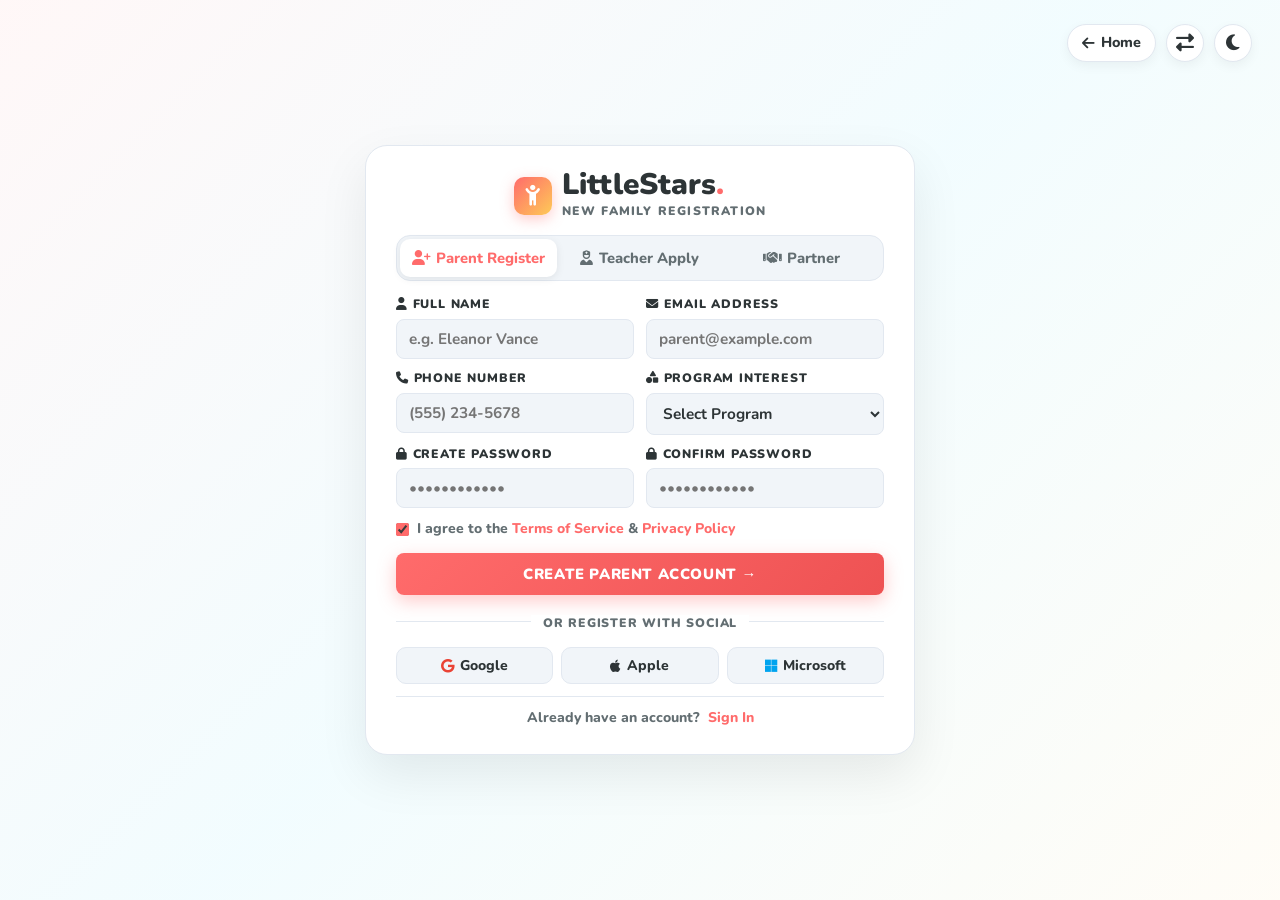
<file: register.html>
<!DOCTYPE html>
<html lang="en">
<head>
  <meta charset="UTF-8">
  <meta name="viewport" content="width=device-width, initial-scale=1.0">
  <title>LittleStars - New Family Registration</title>
  <!-- Favicon -->
  <link rel="icon" type="image/svg+xml" href="favicon.svg">


  <!-- Font Awesome Icons -->
  <link rel="stylesheet" href="https://cdnjs.cloudflare.com/ajax/libs/font-awesome/6.4.0/css/all.min.css">

  <!-- Google Fonts - Nunito -->
  <link rel="preconnect" href="https://fonts.googleapis.com">
  <link rel="preconnect" href="https://fonts.gstatic.com" crossorigin>
  <link href="https://fonts.googleapis.com/css2?family=Nunito:wght@400;600;700;800;900&display=swap" rel="stylesheet">

  <!-- Stylesheet -->
  <link rel="stylesheet" href="style.css">
</head>
<body class="unitutor-login-body sticky-viewport">

  <!-- Top Right Utility Buttons -->
  <div class="unitutor-top-actions">
    <a href="index.html" class="unitutor-icon-btn" title="Back to Home Website" style="width:auto; padding:0 14px; border-radius:999px; gap:6px; text-decoration:none; font-weight:800; font-size:0.8rem;">
      <i class="fa-solid fa-arrow-left"></i> Home
    </a>
    <button class="unitutor-icon-btn" id="rtl-toggle-btn" title="Switch to LTR/RTL Layout">
      <i class="fa-solid fa-right-left"></i>
    </button>
    <button class="unitutor-icon-btn" id="theme-toggle-btn" title="Toggle Dark/Light Mode">
      <i class="fa-solid fa-moon"></i>
    </button>
  </div>

  <!-- Centered Registration Box Container (Compact Fixed Viewport Fit) -->
  <main class="unitutor-login-wrapper compact-fit">
    <div class="unitutor-card compact-card">
      
      <!-- Brand Logo Header (Clickable link to index.html) -->
      <a href="index.html" class="unitutor-brand compact-brand" title="Return to Homepage" style="text-decoration:none;">
        <div class="unitutor-logo-badge compact-badge">
          <i class="fa-solid fa-child-reaching"></i>
        </div>
        <div class="unitutor-brand-text">
          <h2>LittleStars<span>.</span></h2>
          <p>NEW FAMILY REGISTRATION</p>
        </div>
      </a>

      <!-- 3-Role Switcher -->
      <div class="unitutor-role-switcher compact-switcher">
        <button class="role-btn active" id="reg-role-parent">
          <i class="fa-solid fa-user-plus"></i> Parent Register
        </button>
        <button class="role-btn" id="reg-role-teacher">
          <i class="fa-solid fa-user-nurse"></i> Teacher Apply
        </button>
        <button class="role-btn" id="reg-role-partner">
          <i class="fa-solid fa-handshake"></i> Partner
        </button>
      </div>

      <!-- Registration Form in 2-Column Pairs -->
      <form class="unitutor-form" onsubmit="event.preventDefault(); alert('Registration successful! Welcome to LittleStars Family. Redirecting to Portal...'); window.location.href='login.html';">
        
        <div class="unitutor-form-row">
          <div class="unitutor-field compact-field">
            <label><i class="fa-solid fa-user"></i> FULL NAME</label>
            <input type="text" placeholder="e.g. Eleanor Vance" required>
          </div>

          <div class="unitutor-field compact-field">
            <label><i class="fa-solid fa-envelope"></i> EMAIL ADDRESS</label>
            <input type="email" placeholder="parent@example.com" required>
          </div>
        </div>

        <div class="unitutor-form-row">
          <div class="unitutor-field compact-field">
            <label><i class="fa-solid fa-phone"></i> PHONE NUMBER</label>
            <input type="tel" placeholder="(555) 234-5678" required>
          </div>

          <div class="unitutor-field compact-field">
            <label><i class="fa-solid fa-shapes"></i> PROGRAM INTEREST</label>
            <select required class="unitutor-select">
              <option value="">Select Program</option>
              <option>Infant Nest (6wks–12m)</option>
              <option>Toddler Explorers (1–2.5y)</option>
              <option>Preschool STEAM (3–5y)</option>
              <option>After-School Club (6–12y)</option>
            </select>
          </div>
        </div>

        <div class="unitutor-form-row">
          <div class="unitutor-field compact-field">
            <label><i class="fa-solid fa-lock"></i> CREATE PASSWORD</label>
            <input type="password" placeholder="••••••••••••" required>
          </div>

          <div class="unitutor-field compact-field">
            <label><i class="fa-solid fa-lock"></i> CONFIRM PASSWORD</label>
            <input type="password" placeholder="••••••••••••" required>
          </div>
        </div>

        <div class="unitutor-options compact-options">
          <label class="unitutor-remember" style="font-size: 0.78rem;">
            <input type="checkbox" required checked>
            <span>I agree to the <a href="#" style="color:var(--primary);">Terms of Service</a> & <a href="#" style="color:var(--primary);">Privacy Policy</a></span>
          </label>
        </div>

        <button type="submit" class="unitutor-btn-primary compact-btn">
          CREATE PARENT ACCOUNT &rarr;
        </button>
      </form>

      <!-- Social Divider -->
      <div class="unitutor-divider compact-divider">
        <span>OR REGISTER WITH SOCIAL</span>
      </div>

      <!-- Social Login Buttons Row -->
      <div class="unitutor-social-row compact-social">
        <button type="button" class="unitutor-social-btn" onclick="alert('Registering with Google...');">
          <i class="fa-brands fa-google" style="color:#EA4335;"></i> Google
        </button>
        
        <button type="button" class="unitutor-social-btn" onclick="alert('Registering with Apple...');">
          <i class="fa-brands fa-apple"></i> Apple
        </button>
        
        <button type="button" class="unitutor-social-btn" onclick="alert('Registering with Microsoft...');">
          <i class="fa-brands fa-microsoft" style="color:#00A4EF;"></i> Microsoft
        </button>
      </div>

      <!-- Footer Prompt -->
      <div class="unitutor-footer compact-footer" style="text-align: center;">
        <span>Already have an account?</span>
        <a href="login.html">Sign In</a>
      </div>

    </div>
  </main>

  <!-- Scripts -->
  <script src="script.js"></script>
  <script>
    const regParent = document.getElementById('reg-role-parent');
    const regTeacher = document.getElementById('reg-role-teacher');
    const regPartner = document.getElementById('reg-role-partner');

    regParent?.addEventListener('click', () => {
      [regParent, regTeacher, regPartner].forEach(b => b?.classList.remove('active'));
      regParent.classList.add('active');
    });

    regTeacher?.addEventListener('click', () => {
      [regParent, regTeacher, regPartner].forEach(b => b?.classList.remove('active'));
      regTeacher.classList.add('active');
    });

    regPartner?.addEventListener('click', () => {
      [regParent, regTeacher, regPartner].forEach(b => b?.classList.remove('active'));
      regPartner.classList.add('active');
    });
  </script>
</body>
</html>
</file>
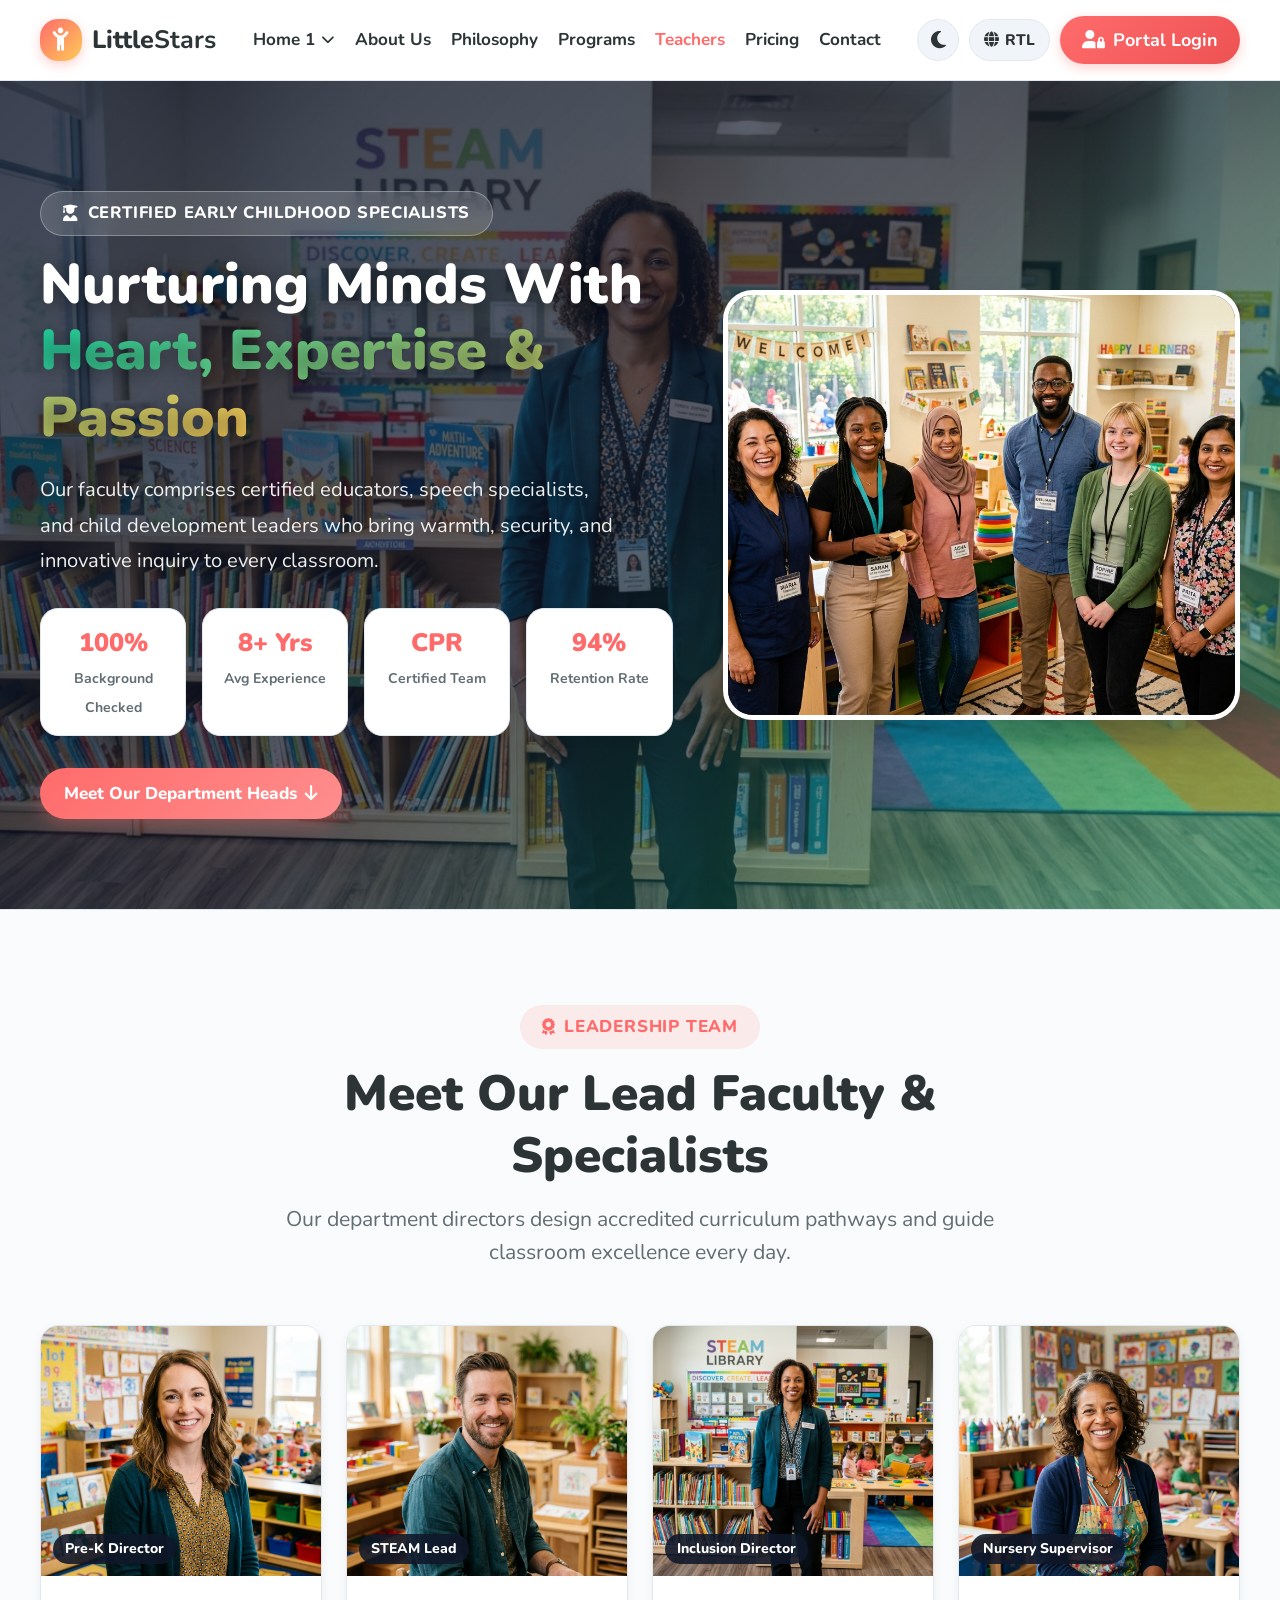
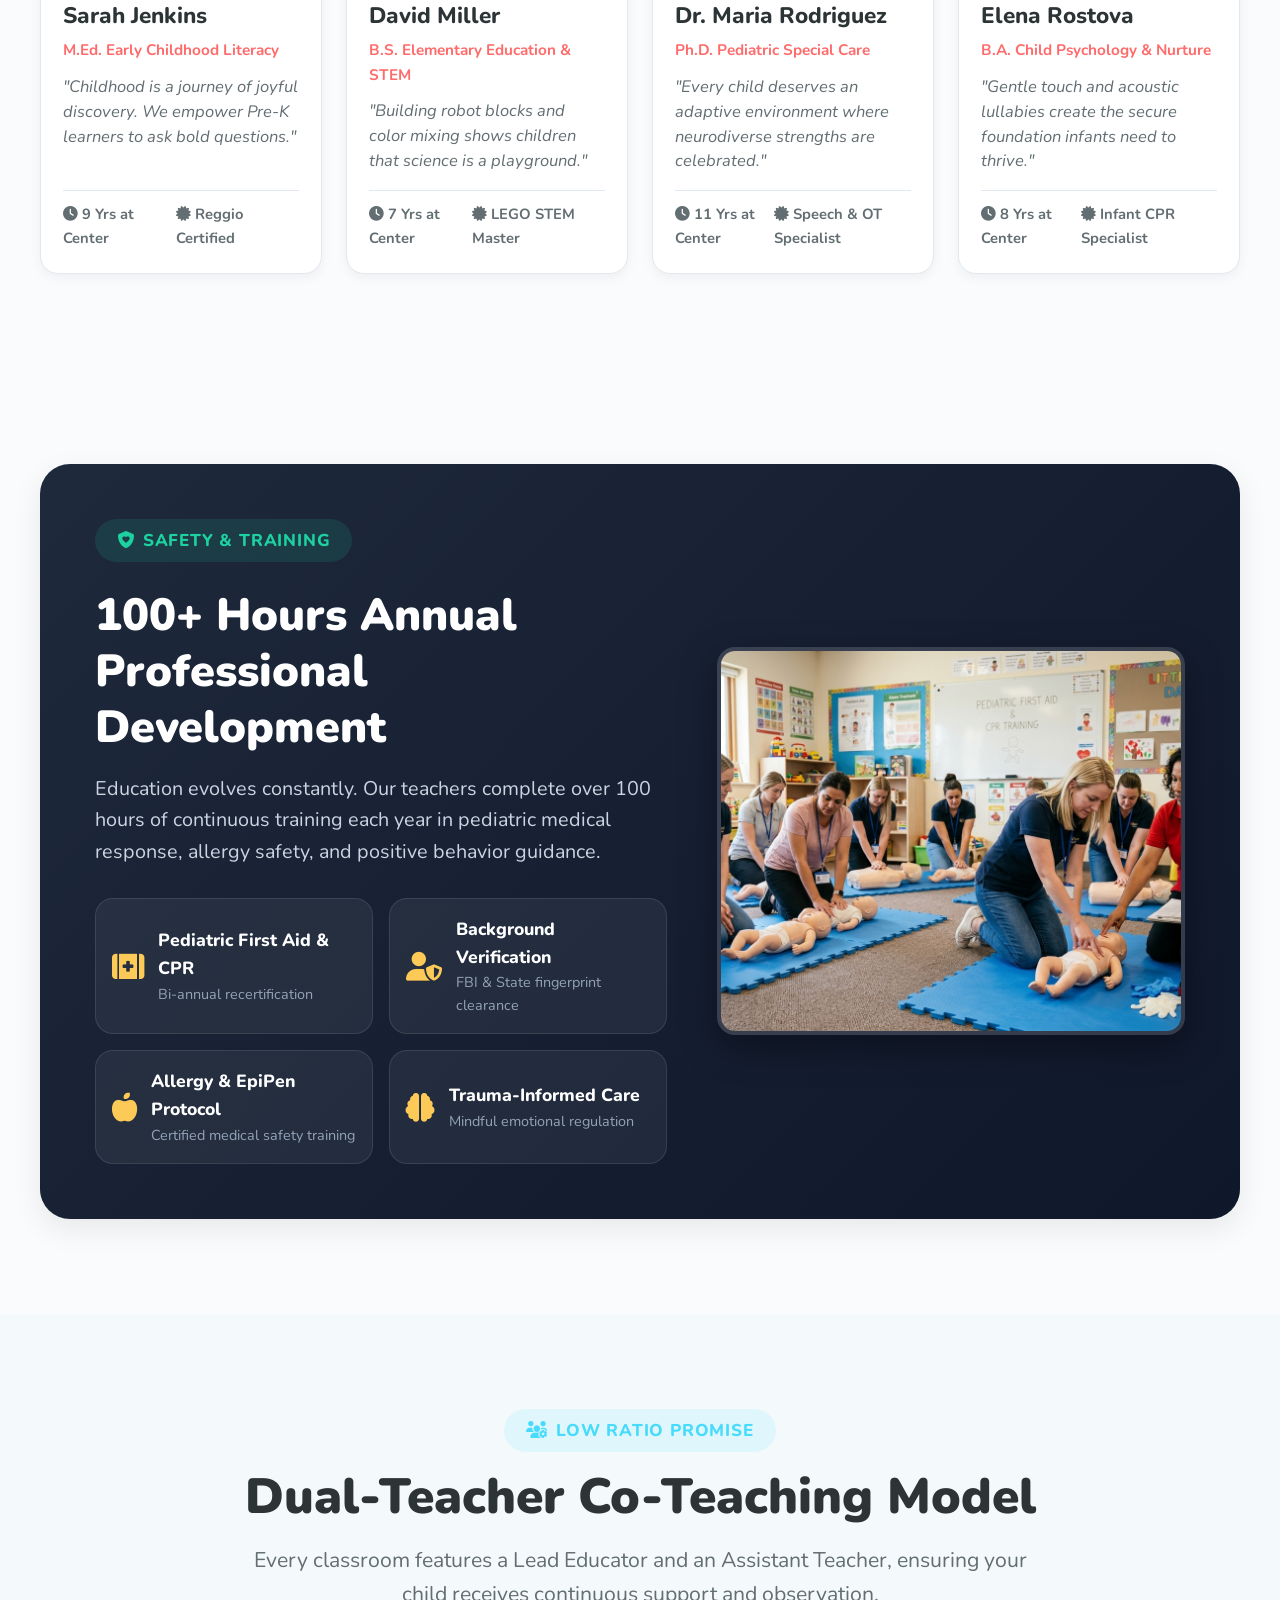
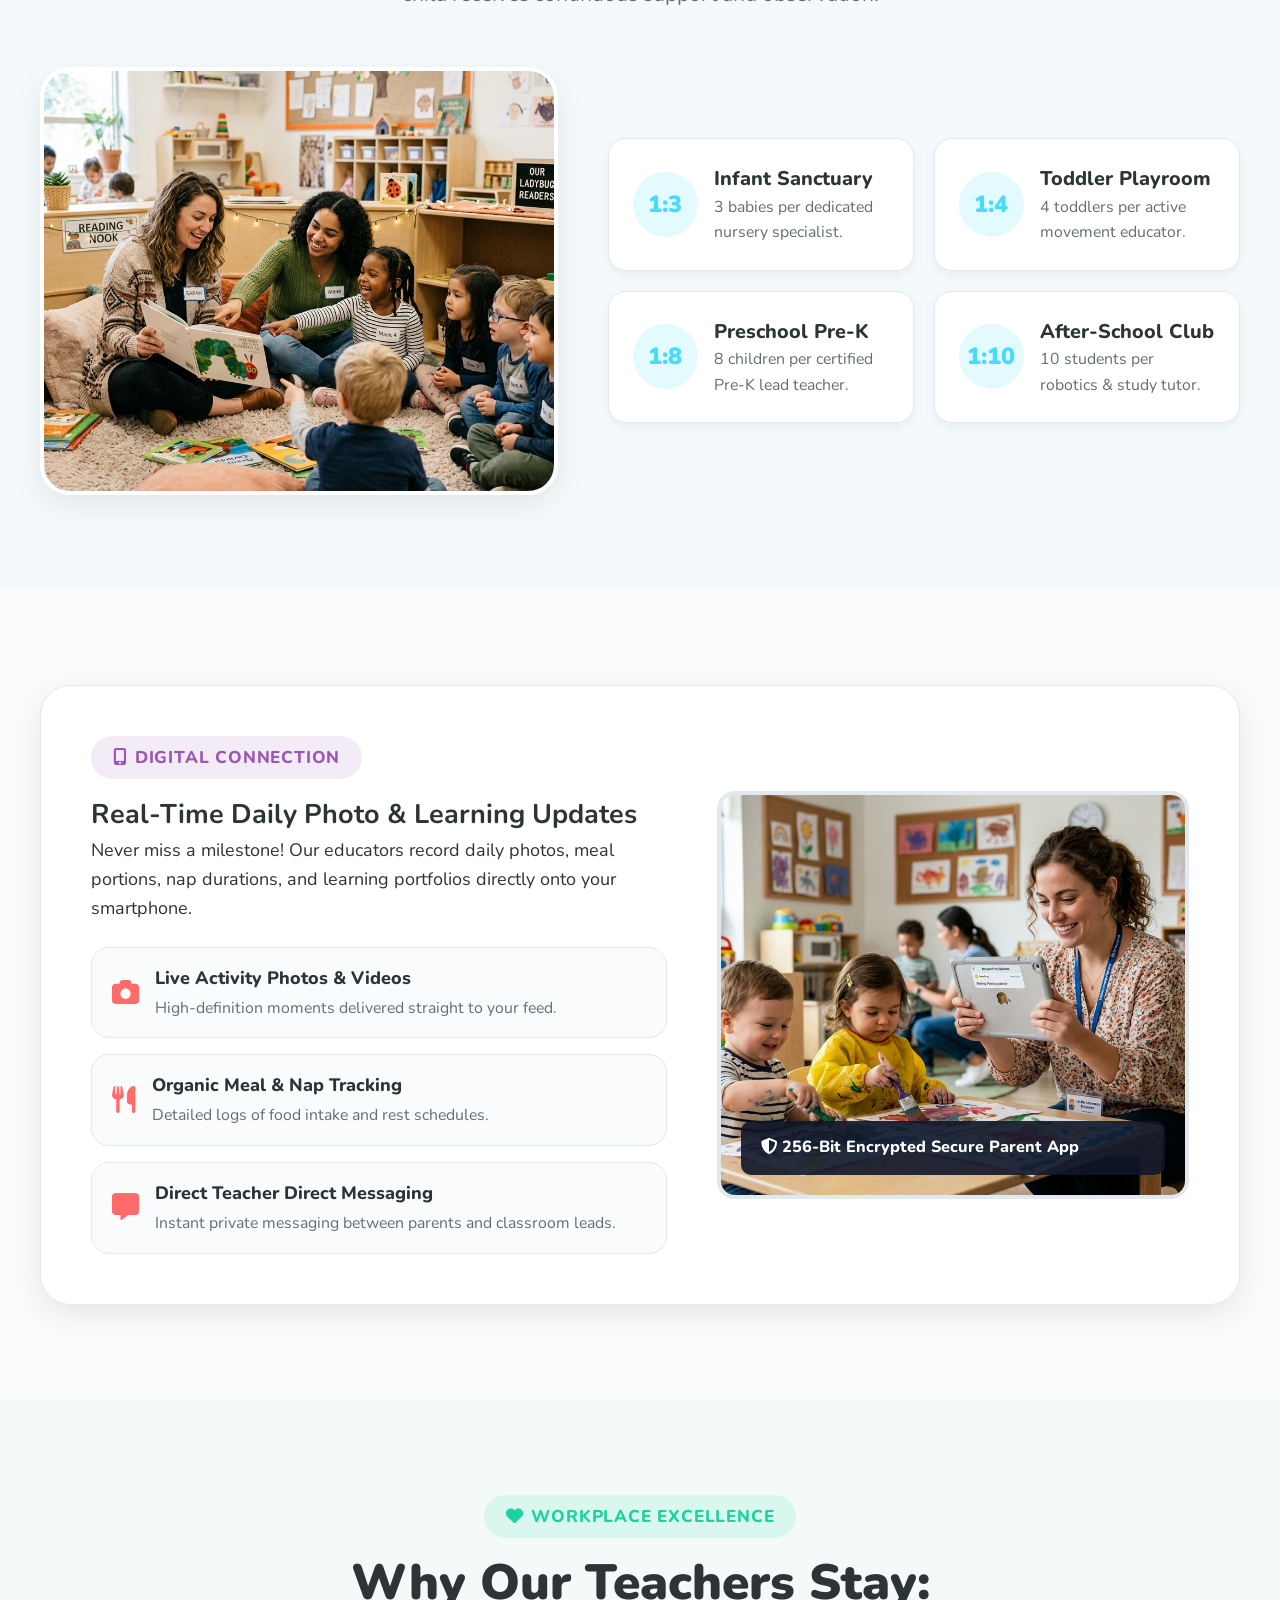
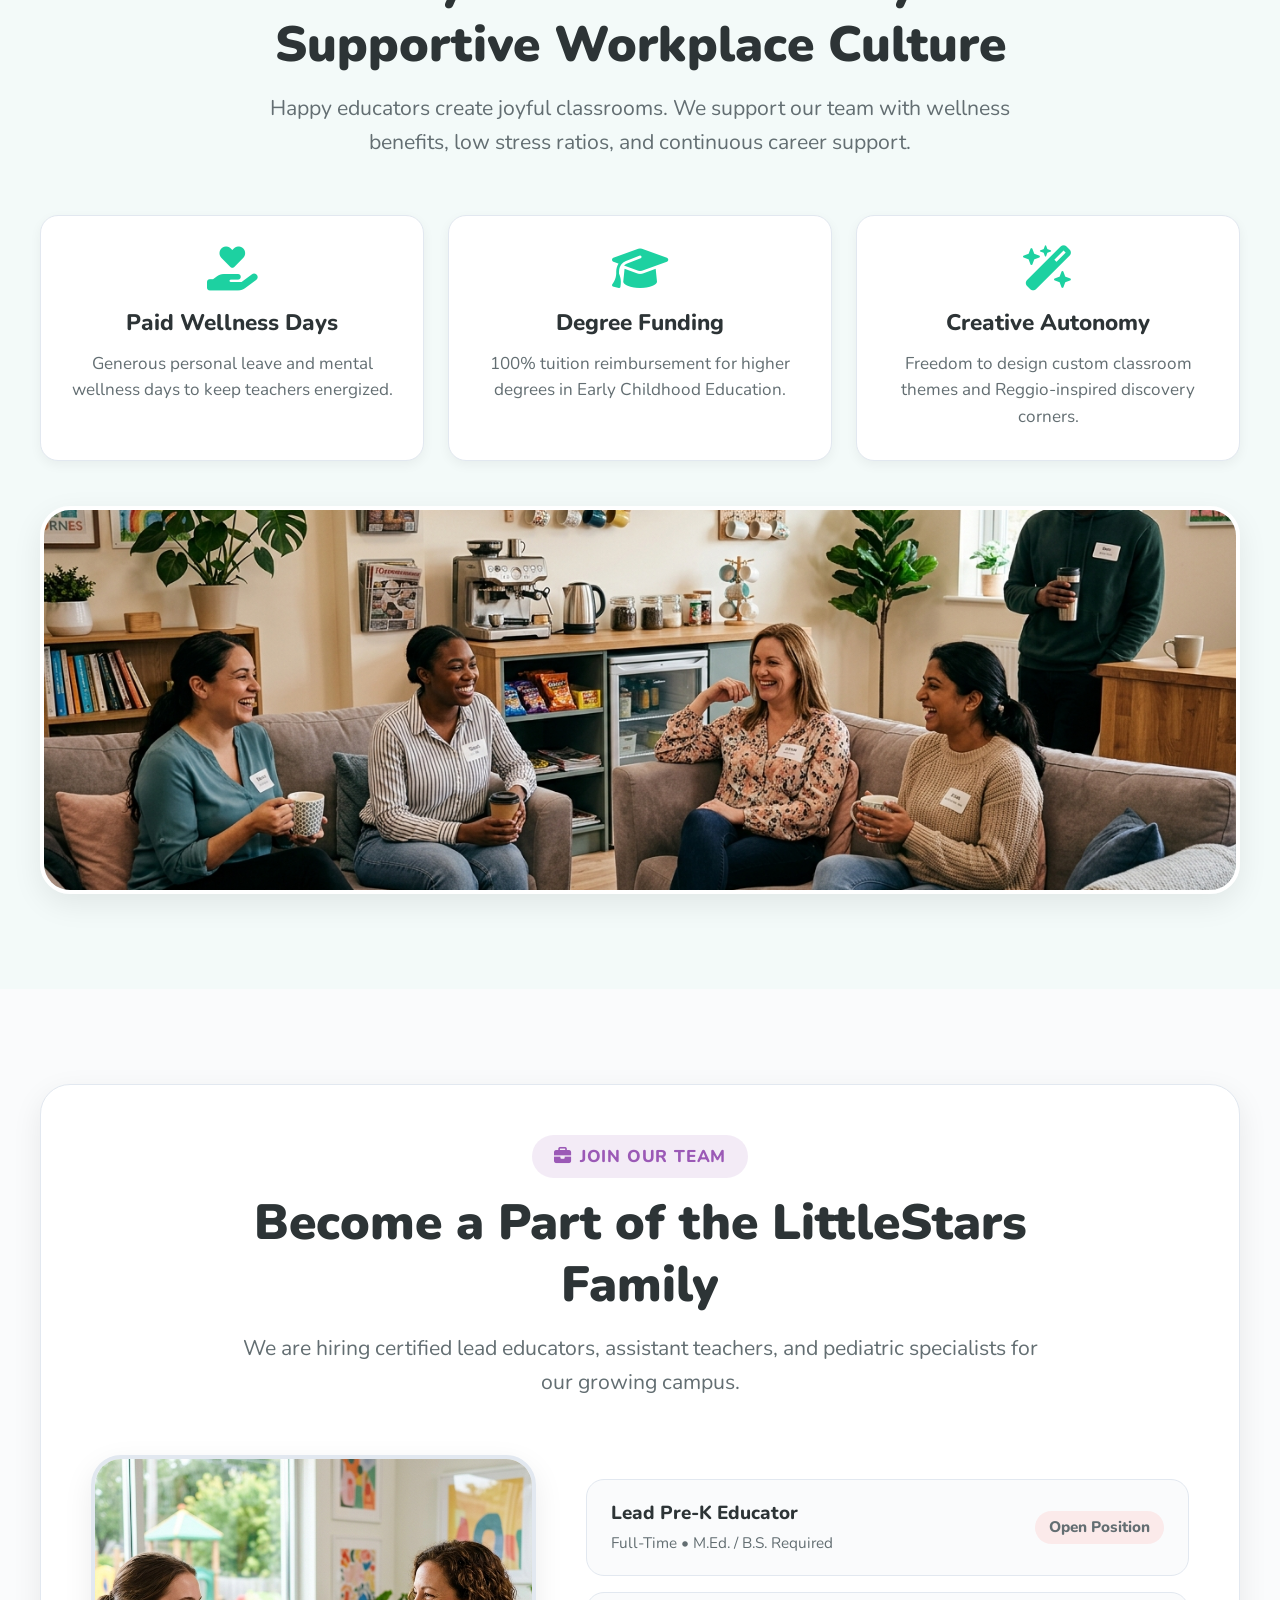
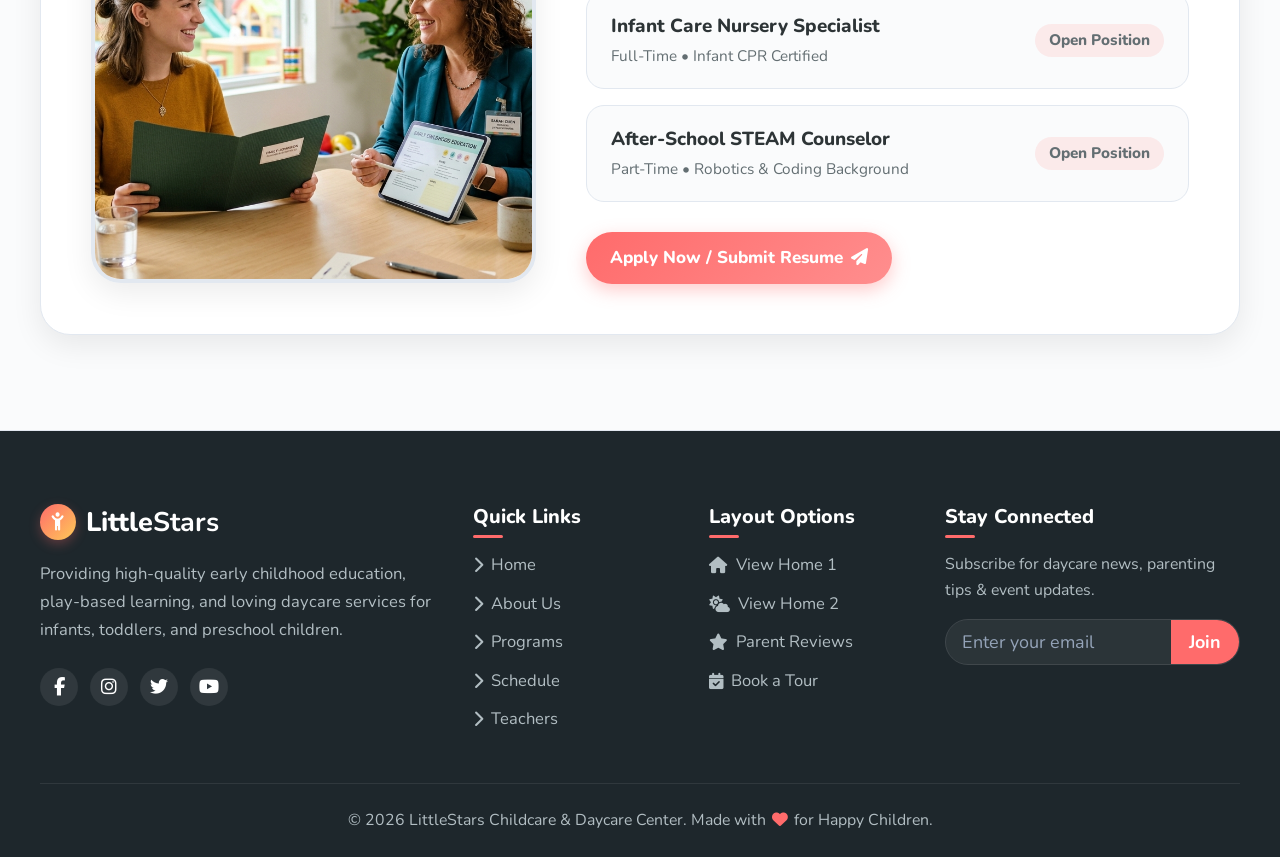
<file: teachers.html>
<!DOCTYPE html>
<html lang="en">
<head>
  <meta charset="UTF-8">
  <meta name="viewport" content="width=device-width, initial-scale=1.0">
  <title>Our Teachers & Certified Educators - LittleStars Childcare Center</title>
  <!-- Favicon -->
  <link rel="icon" type="image/svg+xml" href="favicon.svg">


  <!-- Font Awesome Icons -->
  <link rel="stylesheet" href="https://cdnjs.cloudflare.com/ajax/libs/font-awesome/6.4.0/css/all.min.css">

  <!-- Google Fonts - Nunito -->
  <link rel="preconnect" href="https://fonts.googleapis.com">
  <link rel="preconnect" href="https://fonts.gstatic.com" crossorigin>
  <link href="https://fonts.googleapis.com/css2?family=Nunito:wght@400;600;700;800;900&display=swap" rel="stylesheet">

  <!-- Main Stylesheet -->
  <link rel="stylesheet" href="style.css">
</head>
<body>

  <!-- ==========================================================================
       HEADER NAVBAR COMPONENT (EXACT MATCH ACROSS ALL PAGES)
       ========================================================================== -->
  <header class="header">
    <div class="container">
      <nav class="navbar">
        <!-- Brand Logo -->
        <a href="index.html" class="brand-logo">
          <div class="brand-icon">
            <i class="fa-solid fa-child-reaching"></i>
          </div>
          <span>Little<strong>Stars</strong></span>
        </a>

        <!-- Navigation Menu -->
        <ul class="nav-menu" id="nav-menu">
          <!-- Home Dropdown -->
          <li class="nav-item dropdown" id="home-dropdown">
            <a href="#" class="nav-link dropdown-toggle">
              <span id="current-home-text">Home 1</span> <i class="fa-solid fa-chevron-down dropdown-icon"></i>
            </a>
            <ul class="dropdown-menu">
              <li class="dropdown-item">
                <a href="index.html" id="select-home1">
                  <i class="fa-solid fa-house"></i> Home 1 <span class="badge" id="badge-home1" style="display:none;">Active</span>
                </a>
              </li>
              <li class="dropdown-item">
                <a href="home2.html" id="select-home2">
                  <i class="fa-solid fa-cloud-sun"></i> Home 2 <span class="badge" id="badge-home2" style="display:none;">Active</span>
                </a>
              </li>
            </ul>
          </li>

          <!-- Navigation Links -->
          <li class="nav-item"><a href="about.html" class="nav-link">About Us</a></li>
          <li class="nav-item"><a href="philosophy.html" class="nav-link">Philosophy</a></li>
          <li class="nav-item"><a href="programs.html" class="nav-link">Programs</a></li>
          <li class="nav-item"><a href="teachers.html" class="nav-link active">Teachers</a></li>
          <li class="nav-item"><a href="pricing.html" class="nav-link">Pricing</a></li>
          <li class="nav-item"><a href="contact.html" class="nav-link">Contact</a></li>

          <!-- Mobile Utilities (Inside Hamburger Menu) -->
          <li class="nav-item nav-mobile-actions">
            <div class="mobile-actions-wrapper">
              <button class="icon-btn theme-toggle-btn" title="Toggle Dark/Light Mode">
                <i class="fa-solid fa-moon"></i>
              </button>
              <button class="icon-btn rtl-toggle-btn" title="Switch to RTL Mode">
                <i class="fa-solid fa-globe"></i>
                <span class="rtl-label">RTL</span>
              </button>
              <a href="login.html" class="btn-login login-btn">
                <i class="fa-solid fa-user-lock"></i>
                <span>Portal Login</span>
              </a>
            </div>
          </li>
        </ul>

        <!-- Right Side Utilities (Dark Mode, RTL, Login) -->
        <div class="nav-actions">
          <!-- Dark Mode Toggle Button -->
          <button class="icon-btn" id="theme-toggle-btn" title="Toggle Dark/Light Mode">
            <i class="fa-solid fa-moon"></i>
          </button>

          <!-- RTL Layout Switcher Button -->
          <button class="icon-btn rtl-toggle-btn" id="rtl-toggle-btn" title="Switch to RTL Mode">
            <i class="fa-solid fa-globe"></i>
            <span id="rtl-label">RTL</span>
          </button>

          <!-- Parent / Staff Portal Login Button -->
          <a href="login.html" class="btn-login" id="login-btn">
            <i class="fa-solid fa-user-lock"></i>
            <span>Portal Login</span>
          </a>

          <!-- Mobile Hamburger Toggle -->
          <button class="mobile-toggle" id="mobile-toggle-btn" aria-label="Toggle Navigation">
            <i class="fa-solid fa-bars"></i>
          </button>
        </div>
      </nav>
    </div>
  </header>

  <!-- ==========================================================================
       MAIN CONTENT CONTAINER - TEACHERS.HTML 7 UNIQUE DESIGN SECTIONS
       ========================================================================== -->
  <main class="main-content">

    <!-- ==========================================================================
         SECTION 1: CERTIFIED EDUCATOR EXCELLENCE HERO (#teach-hero)
         ========================================================================== -->
    <section class="teach-hero-section" id="teach-hero">
      <div class="container">
        <div class="teach-hero-grid">
          <div class="teach-hero-text">
            <div class="teach-hero-badge">
              <i class="fa-solid fa-user-graduate"></i> Certified Early Childhood Specialists
            </div>
            <h1 class="teach-hero-title">
              Nurturing Minds With <span>Heart, Expertise & Passion</span>
            </h1>
            <p class="teach-hero-desc">
              Our faculty comprises certified educators, speech specialists, and child development leaders who bring warmth, security, and innovative inquiry to every classroom.
            </p>

            <div class="teach-stats-row">
              <div class="teach-stat-pill">
                <strong>100%</strong>
                <span>Background Checked</span>
              </div>
              <div class="teach-stat-pill">
                <strong>8+ Yrs</strong>
                <span>Avg Experience</span>
              </div>
              <div class="teach-stat-pill">
                <strong>CPR</strong>
                <span>Certified Team</span>
              </div>
              <div class="teach-stat-pill">
                <strong>94%</strong>
                <span>Retention Rate</span>
              </div>
            </div>

            <div class="teach-hero-actions">
              <a href="#teach-faculty" class="btn-primary">
                Meet Our Department Heads <i class="fa-solid fa-arrow-down"></i>
              </a>
            </div>
          </div>

          <div class="teach-hero-media">
            <div class="teach-hero-frame">
              <img src="images/teach_hero_team.jpg" alt="Group of diverse smiling early childhood teachers in bright classroom">
            </div>
          </div>
        </div>
      </div>
    </section>

    <!-- ==========================================================================
         SECTION 2: DEPARTMENT HEAD FACULTY SHOWCASE (#teach-faculty)
         ========================================================================== -->
    <section class="teach-faculty-section" id="teach-faculty">
      <div class="container">
        <div class="section-header">
          <span class="section-tag"><i class="fa-solid fa-award"></i> Leadership Team</span>
          <h2 class="section-title">Meet Our Lead Faculty & Specialists</h2>
          <p class="section-desc">Our department directors design accredited curriculum pathways and guide classroom excellence every day.</p>
        </div>

        <div class="teach-faculty-grid">
          <!-- Lead 1 -->
          <div class="teach-faculty-card">
            <div class="teach-faculty-thumb">
              <img src="images/teach_sarah_lead.jpg" alt="Sarah Jenkins Lead Pre-K Teacher">
              <span class="teach-faculty-role">Pre-K Director</span>
            </div>
            <div class="teach-faculty-body">
              <div>
                <h3>Sarah Jenkins</h3>
                <span class="degree">M.Ed. Early Childhood Literacy</span>
                <p>"Childhood is a journey of joyful discovery. We empower Pre-K learners to ask bold questions."</p>
              </div>
              <div class="teach-faculty-meta">
                <span><i class="fa-solid fa-clock"></i> 9 Yrs at Center</span>
                <span><i class="fa-solid fa-certificate"></i> Reggio Certified</span>
              </div>
            </div>
          </div>

          <!-- Lead 2 -->
          <div class="teach-faculty-card">
            <div class="teach-faculty-thumb">
              <img src="images/teach_david_lead.jpg" alt="David Miller STEAM Lab Specialist">
              <span class="teach-faculty-role">STEAM Lead</span>
            </div>
            <div class="teach-faculty-body">
              <div>
                <h3>David Miller</h3>
                <span class="degree">B.S. Elementary Education & STEM</span>
                <p>"Building robot blocks and color mixing shows children that science is a playground."</p>
              </div>
              <div class="teach-faculty-meta">
                <span><i class="fa-solid fa-clock"></i> 7 Yrs at Center</span>
                <span><i class="fa-solid fa-certificate"></i> LEGO STEM Master</span>
              </div>
            </div>
          </div>

          <!-- Lead 3 -->
          <div class="teach-faculty-card">
            <div class="teach-faculty-thumb">
              <img src="images/teach_faculty_lead.jpg" alt="Dr. Maria Rodriguez Inclusion Director">
              <span class="teach-faculty-role">Inclusion Director</span>
            </div>
            <div class="teach-faculty-body">
              <div>
                <h3>Dr. Maria Rodriguez</h3>
                <span class="degree">Ph.D. Pediatric Special Care</span>
                <p>"Every child deserves an adaptive environment where neurodiverse strengths are celebrated."</p>
              </div>
              <div class="teach-faculty-meta">
                <span><i class="fa-solid fa-clock"></i> 11 Yrs at Center</span>
                <span><i class="fa-solid fa-certificate"></i> Speech & OT Specialist</span>
              </div>
            </div>
          </div>

          <!-- Lead 4 -->
          <div class="teach-faculty-card">
            <div class="teach-faculty-thumb">
              <img src="images/teach_elena_lead.jpg" alt="Elena Rostova Infant Nursery Supervisor">
              <span class="teach-faculty-role">Nursery Supervisor</span>
            </div>
            <div class="teach-faculty-body">
              <div>
                <h3>Elena Rostova</h3>
                <span class="degree">B.A. Child Psychology & Nurture</span>
                <p>"Gentle touch and acoustic lullabies create the secure foundation infants need to thrive."</p>
              </div>
              <div class="teach-faculty-meta">
                <span><i class="fa-solid fa-clock"></i> 8 Yrs at Center</span>
                <span><i class="fa-solid fa-certificate"></i> Infant CPR Specialist</span>
              </div>
            </div>
          </div>
        </div>
      </div>
    </section>

    <!-- ==========================================================================
         SECTION 3: PROFESSIONAL TRAINING & SAFETY (#teach-train) - DARK BOX
         ========================================================================== -->
    <section class="teach-train-section" id="teach-train">
      <div class="container">
        <div class="teach-train-box">
          <div class="teach-train-grid">
            <div class="teach-train-text">
              <span class="section-tag green-tag"><i class="fa-solid fa-shield-heart"></i> Safety & Training</span>
              <h2>100+ Hours Annual Professional Development</h2>
              <p>Education evolves constantly. Our teachers complete over 100 hours of continuous training each year in pediatric medical response, allergy safety, and positive behavior guidance.</p>

              <div class="teach-cert-grid">
                <div class="teach-cert-item">
                  <i class="fa-solid fa-kit-medical"></i>
                  <div>
                    <strong>Pediatric First Aid & CPR</strong>
                    <span>Bi-annual recertification</span>
                  </div>
                </div>

                <div class="teach-cert-item">
                  <i class="fa-solid fa-user-shield"></i>
                  <div>
                    <strong>Background Verification</strong>
                    <span>FBI & State fingerprint clearance</span>
                  </div>
                </div>

                <div class="teach-cert-item">
                  <i class="fa-solid fa-apple-whole"></i>
                  <div>
                    <strong>Allergy & EpiPen Protocol</strong>
                    <span>Certified medical safety training</span>
                  </div>
                </div>

                <div class="teach-cert-item">
                  <i class="fa-solid fa-brain"></i>
                  <div>
                    <strong>Trauma-Informed Care</strong>
                    <span>Mindful emotional regulation</span>
                  </div>
                </div>
              </div>
            </div>

            <div class="teach-train-media">
              <div class="teach-train-frame">
                <img src="images/teach_training_workshop.jpg" alt="Teachers attending pediatric first aid and CPR training workshop">
              </div>
            </div>
          </div>
        </div>
      </div>
    </section>

    <!-- ==========================================================================
         SECTION 4: DUAL-TEACHER CO-TEACHING MODEL (#teach-ratio) - RATIO CARDS
         ========================================================================== -->
    <section class="teach-ratio-section" id="teach-ratio">
      <div class="container">
        <div class="section-header">
          <span class="section-tag blue-tag"><i class="fa-solid fa-users-gear"></i> Low Ratio Promise</span>
          <h2 class="section-title">Dual-Teacher Co-Teaching Model</h2>
          <p class="section-desc">Every classroom features a Lead Educator and an Assistant Teacher, ensuring your child receives continuous support and observation.</p>
        </div>

        <div class="teach-ratio-split">
          <div class="teach-ratio-frame">
            <img src="images/teach_coteaching_classroom.jpg" alt="Two co-teachers reading a story book to young toddlers in reading nook">
          </div>

          <div class="teach-ratio-cards">
            <div class="teach-ratio-card">
              <div class="teach-ratio-num">1:3</div>
              <div>
                <h4>Infant Sanctuary</h4>
                <p>3 babies per dedicated nursery specialist.</p>
              </div>
            </div>

            <div class="teach-ratio-card">
              <div class="teach-ratio-num">1:4</div>
              <div>
                <h4>Toddler Playroom</h4>
                <p>4 toddlers per active movement educator.</p>
              </div>
            </div>

            <div class="teach-ratio-card">
              <div class="teach-ratio-num">1:8</div>
              <div>
                <h4>Preschool Pre-K</h4>
                <p>8 children per certified Pre-K lead teacher.</p>
              </div>
            </div>

            <div class="teach-ratio-card">
              <div class="teach-ratio-num">1:10</div>
              <div>
                <h4>After-School Club</h4>
                <p>10 students per robotics & study tutor.</p>
              </div>
            </div>
          </div>
        </div>
      </div>
    </section>

    <!-- ==========================================================================
         SECTION 5: REAL-TIME PARENT APP COMMUNICATION (#teach-app-parent)
         ========================================================================== -->
    <section class="teach-app-section" id="teach-app-parent">
      <div class="container">
        <div class="teach-app-box">
          <div class="teach-app-split">
            <div class="teach-app-text">
              <span class="section-tag purple-tag"><i class="fa-solid fa-mobile-screen-button"></i> Digital Connection</span>
              <h2>Real-Time Daily Photo & Learning Updates</h2>
              <p>Never miss a milestone! Our educators record daily photos, meal portions, nap durations, and learning portfolios directly onto your smartphone.</p>

              <div class="teach-app-list">
                <div class="teach-app-item">
                  <i class="fa-solid fa-camera"></i>
                  <div>
                    <strong>Live Activity Photos & Videos</strong>
                    <span>High-definition moments delivered straight to your feed.</span>
                  </div>
                </div>

                <div class="teach-app-item">
                  <i class="fa-solid fa-utensils"></i>
                  <div>
                    <strong>Organic Meal & Nap Tracking</strong>
                    <span>Detailed logs of food intake and rest schedules.</span>
                  </div>
                </div>

                <div class="teach-app-item">
                  <i class="fa-solid fa-message"></i>
                  <div>
                    <strong>Direct Teacher Direct Messaging</strong>
                    <span>Instant private messaging between parents and classroom leads.</span>
                  </div>
                </div>
              </div>
            </div>

            <div class="teach-app-media">
              <div class="teach-app-frame">
                <img src="images/teach_app_communication.jpg" alt="Teacher taking tablet photo of toddler painting activity to share with parents">
                <div class="teach-app-badge">
                  <i class="fa-solid fa-shield-halved"></i> 256-Bit Encrypted Secure Parent App
                </div>
              </div>
            </div>
          </div>
        </div>
      </div>
    </section>

    <!-- ==========================================================================
         SECTION 6: TEACHER WELLBEING & CULTURE (#teach-culture) - 3 CARDS & BANNER
         ========================================================================== -->
    <section class="teach-culture-section" id="teach-culture">
      <div class="container">
        <div class="section-header">
          <span class="section-tag green-tag"><i class="fa-solid fa-heart"></i> Workplace Excellence</span>
          <h2 class="section-title">Why Our Teachers Stay: Supportive Workplace Culture</h2>
          <p class="section-desc">Happy educators create joyful classrooms. We support our team with wellness benefits, low stress ratios, and continuous career support.</p>
        </div>

        <div class="teach-culture-grid">
          <div class="teach-culture-card">
            <i class="fa-solid fa-hand-holding-heart"></i>
            <h3>Paid Wellness Days</h3>
            <p>Generous personal leave and mental wellness days to keep teachers energized.</p>
          </div>

          <div class="teach-culture-card">
            <i class="fa-solid fa-graduation-cap"></i>
            <h3>Degree Funding</h3>
            <p>100% tuition reimbursement for higher degrees in Early Childhood Education.</p>
          </div>

          <div class="teach-culture-card">
            <i class="fa-solid fa-wand-magic-sparkles"></i>
            <h3>Creative Autonomy</h3>
            <p>Freedom to design custom classroom themes and Reggio-inspired discovery corners.</p>
          </div>
        </div>

        <div class="teach-culture-banner">
          <img src="images/teach_culture_lounge.jpg" alt="Teachers relaxing together in comfortable modern staff break lounge">
        </div>
      </div>
    </section>

    <!-- ==========================================================================
         SECTION 7: EDUCATOR CAREERS & RECRUITMENT (#teach-careers)
         ========================================================================== -->
    <section class="teach-careers-section" id="teach-careers">
      <div class="container">
        <div class="teach-careers-box">
          <div class="section-header">
            <span class="section-tag purple-tag"><i class="fa-solid fa-briefcase"></i> Join Our Team</span>
            <h2 class="section-title">Become a Part of the LittleStars Family</h2>
            <p class="section-desc">We are hiring certified lead educators, assistant teachers, and pediatric specialists for our growing campus.</p>
          </div>

          <div class="teach-careers-split">
            <div class="teach-careers-frame">
              <img src="images/teach_careers_hiring.jpg" alt="Teacher interview candidate speaking warmly with center director in modern office">
            </div>

            <div class="teach-careers-body">
              <div class="teach-jobs-list">
                <div class="teach-job-row">
                  <div>
                    <strong>Lead Pre-K Educator</strong>
                    <span>Full-Time • M.Ed. / B.S. Required</span>
                  </div>
                  <span class="teach-job-badge">Open Position</span>
                </div>

                <div class="teach-job-row">
                  <div>
                    <strong>Infant Care Nursery Specialist</strong>
                    <span>Full-Time • Infant CPR Certified</span>
                  </div>
                  <span class="teach-job-badge">Open Position</span>
                </div>

                <div class="teach-job-row">
                  <div>
                    <strong>After-School STEAM Counselor</strong>
                    <span>Part-Time • Robotics & Coding Background</span>
                  </div>
                  <span class="teach-job-badge">Open Position</span>
                </div>
              </div>

              <a href="contact.html" class="btn-primary">Apply Now / Submit Resume <i class="fa-solid fa-paper-plane"></i></a>
            </div>
          </div>
        </div>
      </div>
    </section>

  </main>

  <!-- ==========================================================================
       FOOTER COMPONENT (EXACT MATCH ACROSS ALL PAGES)
       ========================================================================== -->
  <footer class="footer">
    <div class="container">
      <div class="footer-grid">
        <!-- Brand Column -->
        <div class="footer-brand">
          <div class="brand-title">
            <div class="brand-icon" style="width:36px; height:36px; font-size:1rem;">
              <i class="fa-solid fa-child-reaching"></i>
            </div>
            <span>Little<strong>Stars</strong></span>
          </div>
          <p>
            Providing high-quality early childhood education, play-based learning, and loving daycare services for infants, toddlers, and preschool children.
          </p>
          <div class="footer-socials">
            <a href="#" class="social-link" title="Facebook"><i class="fa-brands fa-facebook-f"></i></a>
            <a href="#" class="social-link" title="Instagram"><i class="fa-brands fa-instagram"></i></a>
            <a href="#" class="social-link" title="Twitter"><i class="fa-brands fa-twitter"></i></a>
            <a href="#" class="social-link" title="YouTube"><i class="fa-brands fa-youtube"></i></a>
          </div>
        </div>

        <!-- Quick Links -->
        <div class="footer-column">
          <h4>Quick Links</h4>
          <ul class="footer-links">
            <li><a href="#hero"><i class="fa-solid fa-chevron-right"></i> Home</a></li>
            <li><a href="about.html"><i class="fa-solid fa-chevron-right"></i> About Us</a></li>
            <li><a href="programs.html"><i class="fa-solid fa-chevron-right"></i> Programs</a></li>
            <li><a href="#schedule"><i class="fa-solid fa-chevron-right"></i> Schedule</a></li>
            <li><a href="teachers.html"><i class="fa-solid fa-chevron-right"></i> Teachers</a></li>
          </ul>
        </div>

        <!-- Home Options Selection -->
        <div class="footer-column">
          <h4>Layout Options</h4>
          <ul class="footer-links">
            <li><a href="index.html" id="footer-link-home1"><i class="fa-solid fa-house"></i> View Home 1</a></li>
            <li><a href="home2.html" id="footer-link-home2"><i class="fa-solid fa-cloud-sun"></i> View Home 2</a></li>
            <li><a href="#testimonials"><i class="fa-solid fa-star"></i> Parent Reviews</a></li>
            <li><a href="contact.html"><i class="fa-solid fa-calendar-check"></i> Book a Tour</a></li>
          </ul>
        </div>

        <!-- Newsletter & Contact -->
        <div class="footer-column">
          <h4>Stay Connected</h4>
          <p style="font-size:0.88rem; margin-bottom:12px;">Subscribe for daycare news, parenting tips & event updates.</p>
          <form class="newsletter-form" onsubmit="event.preventDefault(); alert('Subscribed to newsletter!');">
            <input type="email" placeholder="Enter your email" required>
            <button type="submit">Join</button>
          </form>
        </div>
      </div>

      <div class="footer-bottom">
        <p>© 2026 LittleStars Childcare & Daycare Center. Made with <i class="fa-solid fa-heart"></i> for Happy Children.</p>
      </div>
    </div>
  </footer>

  <!-- ==========================================================================
       LOGIN MODAL COMPONENT
       ========================================================================== -->
  <div class="modal-overlay" id="login-modal">
    <div class="modal-card">
      <div class="modal-header">
        <h3 class="modal-title" id="modal-tab-title">Parent Portal Login</h3>
        <button class="close-modal" id="close-modal-btn" title="Close Modal">
          <i class="fa-solid fa-xmark"></i>
        </button>
      </div>

      <div class="modal-tabs">
        <button class="modal-tab-btn active" id="tab-parent">Parent Portal</button>
        <button class="modal-tab-btn" id="tab-staff">Staff Portal</button>
      </div>

      <div class="modal-body">
        <form onsubmit="event.preventDefault(); alert('Logging in...');">
          <div class="form-group">
            <label for="login-email">Email or Username</label>
            <div class="input-with-icon">
              <i class="fa-solid fa-envelope"></i>
              <input type="email" id="login-email" placeholder="Enter your email" required>
            </div>
          </div>

          <div class="form-group">
            <label for="login-password">Password</label>
            <div class="input-with-icon">
              <i class="fa-solid fa-lock"></i>
              <input type="password" id="login-password" placeholder="••••••••" required>
            </div>
          </div>

          <div class="form-options">
            <label>
              <input type="checkbox"> Remember me
            </label>
            <a href="#" class="forgot-link">Forgot password?</a>
          </div>

          <button type="submit" class="btn-submit-login">Sign In</button>
        </form>
      </div>
    </div>
  </div>

  <!-- JavaScript Script -->
  <script src="script.js"></script>
</body>
</html>
</file>
<file: style.css>
/* ==========================================================================
   Childcare & Daycare Center - 100% Card-Free & Fluid Stylesheet
   Supports: Light/Dark Mode, LTR/RTL Layouts, Responsive Mobile Navigation
   ========================================================================== */

/* --------------------------------------------------------------------------
   1. CSS Custom Properties / Variables
   -------------------------------------------------------------------------- */
:root {
  --primary: #FF6B6B;       /* Warm Coral Red */
  --primary-hover: #EE5253;
  --secondary: #48DBFB;     /* Playful Sky Blue */
  --accent-yellow: #FECA57; /* Bright Sun Yellow */
  --accent-green: #1DD1A1;  /* Fresh Mint Green */
  --accent-purple: #9B59B6; /* Creative Purple */
  
  --bg-main: #FAFBFC;
  --bg-card: #FFFFFF;
  --bg-light: #FAF9F6;
  --bg-navbar: rgba(255, 255, 255, 0.95);
  --bg-footer: #1E272C;
  --bg-modal: #FFFFFF;
  --bg-input: #F1F5F9;

  --text-main: #2D3436;
  --text-dark: #2D3436;
  --text-muted: #636E72;
  --text-inverse: #FFFFFF;
  --footer-text: #B2BEC3;
  --footer-heading: #FFFFFF;

  --border-color: #E2E8F0;
  --shadow-sm: 0 4px 12px rgba(0, 0, 0, 0.05);
  --shadow-md: 0 10px 30px rgba(0, 0, 0, 0.08);

  --font-family: 'Nunito', 'Segoe UI', Tahoma, Geneva, Verdana, sans-serif;
  --radius-sm: 10px;
  --radius-md: 18px;
  --radius-lg: 30px;
  --radius-full: 9999px;

  --transition-fast: 0.25s ease;
  --transition-normal: 0.35s ease;
}

/* Dark Theme Variables */
[data-theme="dark"] {
  --bg-main: #0F172A;
  --bg-card: #1E293B;
  --bg-light: #0F172A;
  --bg-navbar: rgba(30, 41, 59, 0.95);
  --bg-footer: #0B1120;
  --bg-modal: #1E293B;
  --bg-input: #334155;

  --text-main: #F8FAFC;
  --text-dark: #F8FAFC;
  --text-muted: #94A3B8;
  --text-inverse: #0F172A;
  --footer-text: #94A3B8;

  --border-color: #334155;
  --shadow-sm: 0 4px 12px rgba(0, 0, 0, 0.3);
  --shadow-md: 0 10px 30px rgba(0, 0, 0, 0.4);
}

/* --------------------------------------------------------------------------
   2. Reset & General Setup
   -------------------------------------------------------------------------- */
*, *::before, *::after {
  box-sizing: border-box;
  margin: 0;
  padding: 0;
}

html {
  font-family: var(--font-family);
  font-size: 18px;
  scroll-behavior: smooth;
  overflow-x: clip;
}

body {
  background-color: var(--bg-main);
  color: var(--text-main);
  line-height: 1.6;
  min-height: 100vh;
  display: flex;
  flex-direction: column;
  transition: background-color var(--transition-normal), color var(--transition-normal);
  overflow-x: clip;
}

a {
  color: inherit;
  text-decoration: none;
  transition: color var(--transition-fast);
}

ul {
  list-style: none;
}

button, input, textarea, select {
  font-family: inherit;
  font-size: inherit;
  border: none;
  outline: none;
  background: none;
}

button {
  cursor: pointer;
}

.container {
  width: 100%;
  max-width: 1240px;
  margin: 0 auto;
  padding: 0 20px;
}

/* Section Header Standard */
.section-header {
  text-align: center;
  max-width: 800px;
  margin: 0 auto 55px auto;
}

.section-tag {
  display: inline-flex;
  align-items: center;
  gap: 8px;
  padding: 8px 22px;
  border-radius: var(--radius-full);
  background: rgba(255, 107, 107, 0.12);
  color: var(--primary);
  font-weight: 800;
  font-size: 0.95rem;
  text-transform: uppercase;
  letter-spacing: 0.8px;
  margin-bottom: 14px;
}

.section-title {
  font-size: 2.75rem;
  font-weight: 900;
  line-height: 1.25;
  color: var(--text-main);
  margin-bottom: 16px;
}

.section-desc {
  font-size: 1.18rem;
  color: var(--text-muted);
}

/* --------------------------------------------------------------------------
   3. Header Navbar Component
   -------------------------------------------------------------------------- */
.header {
  position: sticky !important;
  position: -webkit-sticky !important;
  top: 0 !important;
  left: 0 !important;
  width: 100% !important;
  background-color: var(--bg-navbar);
  backdrop-filter: blur(12px);
  -webkit-backdrop-filter: blur(12px);
  border-bottom: 1px solid var(--border-color);
  z-index: 10000 !important;
  transition: background-color var(--transition-normal);
}

.navbar {
  display: flex;
  align-items: center;
  justify-content: space-between;
  height: 80px;
  flex-wrap: nowrap;
}

.brand-logo {
  display: flex;
  align-items: center;
  gap: 10px;
  font-size: 1.4rem;
  font-weight: 800;
  color: var(--text-main);
  flex-shrink: 0;
  white-space: nowrap;
}

.brand-icon {
  width: 42px;
  height: 42px;
  background: linear-gradient(135deg, var(--primary), var(--accent-yellow));
  color: #fff;
  border-radius: var(--radius-md);
  display: flex;
  align-items: center;
  justify-content: center;
  font-size: 1.3rem;
  box-shadow: 0 4px 12px rgba(255, 107, 107, 0.3);
  flex-shrink: 0;
}

.nav-menu {
  display: flex;
  align-items: center;
  gap: 20px;
  flex-wrap: nowrap;
}

.nav-item {
  position: relative;
  flex-shrink: 0;
}

.nav-link {
  font-weight: 700;
  font-size: 0.95rem;
  color: var(--text-main);
  padding: 8px 0;
  display: flex;
  align-items: center;
  gap: 6px;
  white-space: nowrap;
}

.nav-link:hover,
.nav-link.active {
  color: var(--primary);
}

/* Dropdown Menu */
.dropdown-icon {
  font-size: 0.75rem;
  transition: transform var(--transition-fast);
}

.nav-item.dropdown:hover .dropdown-icon,
.nav-item.dropdown.open .dropdown-icon {
  transform: rotate(180deg);
}

.dropdown-menu {
  position: absolute;
  top: 100%;
  left: 0;
  min-width: 180px;
  background-color: var(--bg-card);
  border: 1px solid var(--border-color);
  border-radius: var(--radius-md);
  padding: 8px 0;
  box-shadow: var(--shadow-md);
  opacity: 0;
  visibility: hidden;
  transform: translateY(10px);
  transition: opacity var(--transition-fast), transform var(--transition-fast), visibility var(--transition-fast);
  z-index: 100;
}

.nav-item.dropdown:hover .dropdown-menu,
.nav-item.dropdown.open .dropdown-menu {
  opacity: 1;
  visibility: visible;
  transform: translateY(0);
}

.dropdown-item a {
  display: flex;
  align-items: center;
  gap: 10px;
  padding: 10px 18px;
  font-weight: 600;
  font-size: 0.9rem;
  color: var(--text-main);
  transition: background-color var(--transition-fast), color var(--transition-fast);
  cursor: pointer;
  white-space: nowrap;
}

.dropdown-item a:hover {
  background-color: var(--bg-input);
  color: var(--primary);
}

.dropdown-item a .badge {
  font-size: 0.7rem;
  padding: 2px 8px;
  border-radius: var(--radius-full);
  background-color: var(--accent-green);
  color: #fff;
  font-weight: 700;
}

/* Right Side Actions */
.nav-actions {
  display: flex;
  align-items: center;
  gap: 10px;
  flex-shrink: 0;
  flex-wrap: nowrap;
}

.icon-btn {
  width: 42px;
  height: 42px;
  border-radius: 50%;
  background-color: var(--bg-input);
  color: var(--text-main);
  display: flex;
  align-items: center;
  justify-content: center;
  font-size: 1.1rem;
  transition: background-color var(--transition-fast), transform var(--transition-fast), color var(--transition-fast);
  border: 1px solid var(--border-color);
}

.icon-btn:hover {
  background-color: var(--primary);
  color: #ffffff;
  transform: translateY(-2px);
}

.rtl-toggle-btn {
  font-size: 0.85rem;
  font-weight: 800;
  width: auto;
  padding: 0 14px;
  border-radius: var(--radius-full);
  gap: 6px;
}

.btn-login {
  background: linear-gradient(135deg, var(--primary), var(--primary-hover));
  color: #ffffff;
  font-weight: 700;
  padding: 10px 22px;
  border-radius: var(--radius-full);
  display: flex;
  align-items: center;
  gap: 8px;
  box-shadow: 0 4px 12px rgba(255, 107, 107, 0.3);
  transition: transform var(--transition-fast), box-shadow var(--transition-fast);
}

.btn-login:hover {
  transform: translateY(-2px);
  box-shadow: 0 6px 16px rgba(255, 107, 107, 0.4);
}

.mobile-toggle {
  display: none;
  font-size: 1.4rem;
  background: none;
  color: var(--text-main);
}

.nav-mobile-actions {
  display: none !important;
}

/* RTL Support */
[dir="rtl"] {
  text-align: right;
}

[dir="rtl"] .dropdown-menu {
  left: auto;
  right: 0;
}

[dir="rtl"] .btn-login i,
[dir="rtl"] .dropdown-item a i,
[dir="rtl"] .footer-contact-item i {
  transform: scaleX(-1);
}

/* ==========================================================================
   4. SECTION 1: HERO BANNER (#hero) - FLUID MULTI-LAYERED SHOWCASE
   ========================================================================== */
.hero-section {
  position: relative;
  min-height: calc(100vh - 80px);
  padding: 110px 0 90px 0;
  background: linear-gradient(135deg, rgba(15, 23, 42, 0.82) 0%, rgba(15, 23, 42, 0.65) 50%, rgba(255, 107, 107, 0.45) 100%), url('images/hero_playground.jpg') center/cover no-repeat;
  display: flex;
  align-items: center;
  color: #ffffff;
  overflow: hidden;
  border-bottom: 1px solid var(--border-color);
}

/* Floating Background Animated Blobs */
.hero-bg-shapes {
  position: absolute;
  top: 0;
  left: 0;
  width: 100%;
  height: 100%;
  pointer-events: none;
  z-index: 1;
}

.hero-shape {
  position: absolute;
  border-radius: 50%;
  filter: blur(50px);
  opacity: 0.5;
  animation: heroFloat 12s infinite alternate ease-in-out;
}

.hero-shape.shape-1 {
  width: 320px;
  height: 320px;
  background: rgba(255, 107, 107, 0.25);
  top: -60px;
  left: -80px;
}

.hero-shape.shape-2 {
  width: 280px;
  height: 280px;
  background: rgba(72, 219, 251, 0.25);
  bottom: -50px;
  right: 10%;
  animation-delay: -4s;
}

.hero-shape.shape-3 {
  width: 220px;
  height: 220px;
  background: rgba(254, 202, 87, 0.25);
  top: 40%;
  left: 45%;
  animation-delay: -8s;
}

@keyframes heroFloat {
  0% { transform: translateY(0) scale(1); }
  50% { transform: translateY(-25px) scale(1.08); }
  100% { transform: translateY(15px) scale(0.95); }
}

.hero-grid {
  display: grid;
  grid-template-columns: 1.1fr 0.9fr;
  gap: 50px;
  align-items: center;
  position: relative;
  z-index: 2;
}

.hero-content {
  position: relative;
  z-index: 2;
}

.hero-badge {
  display: inline-flex;
  align-items: center;
  gap: 10px;
  background: rgba(255, 255, 255, 0.15);
  backdrop-filter: blur(10px);
  -webkit-backdrop-filter: blur(10px);
  padding: 8px 22px;
  border-radius: var(--radius-full);
  font-size: 0.88rem;
  font-weight: 800;
  color: #ffffff;
  box-shadow: 0 4px 15px rgba(0, 0, 0, 0.2);
  margin-bottom: 24px;
  border: 1px solid rgba(255, 255, 255, 0.3);
}

.badge-pulse {
  width: 10px;
  height: 10px;
  background-color: var(--primary);
  border-radius: 50%;
  display: inline-block;
  box-shadow: 0 0 0 0 rgba(255, 107, 107, 0.7);
  animation: pulseDot 1.8s infinite;
}

@keyframes pulseDot {
  0% { transform: scale(0.95); box-shadow: 0 0 0 0 rgba(255, 107, 107, 0.7); }
  70% { transform: scale(1); box-shadow: 0 0 0 10px rgba(255, 107, 107, 0); }
  100% { transform: scale(0.95); box-shadow: 0 0 0 0 rgba(255, 107, 107, 0); }
}

.hero-title {
  font-size: 3.25rem;
  font-weight: 900;
  line-height: 1.2;
  margin-bottom: 20px;
  color: #ffffff;
  letter-spacing: -0.5px;
  text-shadow: 0 4px 20px rgba(0, 0, 0, 0.4);
}

.gradient-text {
  background: linear-gradient(135deg, #FECA57 0%, #48DBFB 50%, #FF6B6B 100%);
  -webkit-background-clip: text;
  -webkit-text-fill-color: transparent;
  display: inline-block;
}

.hero-desc {
  font-size: 1.12rem;
  color: rgba(255, 255, 255, 0.92);
  line-height: 1.75;
  margin-bottom: 34px;
  max-width: 580px;
  text-shadow: 0 2px 10px rgba(0, 0, 0, 0.3);
}

.hero-buttons {
  display: flex;
  gap: 16px;
  flex-wrap: wrap;
  margin-bottom: 42px;
}

.btn-primary {
  display: inline-flex;
  align-items: center;
  gap: 8px;
  padding: 12px 24px;
  border-radius: var(--radius-full, 50px);
  background: linear-gradient(135deg, var(--primary, #FF6B6B), #FF8E8E);
  color: #ffffff !important;
  font-weight: 800;
  font-size: 0.95rem;
  transition: all 0.3s ease;
  box-shadow: 0 6px 18px rgba(255, 107, 107, 0.35);
  border: none;
  cursor: pointer;
  text-decoration: none;
}
.btn-primary:hover {
  transform: translateY(-2px);
  box-shadow: 0 10px 24px rgba(255, 107, 107, 0.5);
  color: #ffffff !important;
}

.btn-secondary {
  display: inline-flex;
  align-items: center;
  gap: 8px;
  padding: 10px 20px;
  border-radius: var(--radius-full, 50px);
  background: var(--bg-input, #F1F5F9);
  color: var(--text-dark, #2D3436);
  font-weight: 800;
  font-size: 0.88rem;
  transition: all 0.3s ease;
  border: 1px solid var(--border-color, #E2E8F0);
  cursor: pointer;
  text-decoration: none;
}
.btn-secondary:hover {
  background: var(--primary, #FF6B6B);
  color: #ffffff !important;
  border-color: var(--primary, #FF6B6B);
  transform: translateY(-2px);
}

.glow-btn {
  background: linear-gradient(135deg, var(--primary), #FF5252);
  box-shadow: 0 8px 25px rgba(255, 107, 107, 0.4);
}

.glow-btn:hover {
  box-shadow: 0 12px 30px rgba(255, 107, 107, 0.55);
}

.play-btn {
  background-color: var(--bg-card);
  color: var(--text-main);
  border: 2px solid var(--border-color);
  box-shadow: var(--shadow-sm);
}

.play-btn i {
  color: var(--primary);
  font-size: 1.1rem;
  transition: transform var(--transition-fast);
}

.play-btn:hover i {
  transform: scale(1.2);
}

/* Stat Bar Items */
.hero-stats {
  display: grid;
  grid-template-columns: repeat(3, 1fr);
  gap: 16px;
  padding-top: 28px;
}

.stat-item {
  display: flex;
  align-items: center;
  gap: 12px;
  background: rgba(255, 255, 255, 0.15);
  backdrop-filter: blur(12px);
  -webkit-backdrop-filter: blur(12px);
  padding: 12px 16px;
  border-radius: var(--radius-md);
  border: 1px solid rgba(255, 255, 255, 0.25);
  box-shadow: 0 8px 20px rgba(0, 0, 0, 0.2);
  transition: transform var(--transition-fast), box-shadow var(--transition-fast);
}

.stat-item:hover {
  transform: translateY(-3px);
  box-shadow: 0 12px 25px rgba(0, 0, 0, 0.3);
}

.stat-icon-wrapper {
  width: 40px;
  height: 40px;
  border-radius: 50%;
  display: flex;
  align-items: center;
  justify-content: center;
  font-size: 1.1rem;
  flex-shrink: 0;
}

.stat-icon-wrapper.p-ic-1 { background: rgba(255, 107, 107, 0.25); color: #FF6B6B; }
.stat-icon-wrapper.p-ic-2 { background: rgba(72, 219, 251, 0.25); color: #48DBFB; }
.stat-icon-wrapper.p-ic-3 { background: rgba(254, 202, 87, 0.3); color: #FECA57; }

.stat-item h4 {
  font-size: 1.15rem;
  font-weight: 900;
  color: #ffffff;
  line-height: 1.1;
  margin-bottom: 2px;
}

.stat-item p {
  font-size: 0.78rem;
  font-weight: 700;
  color: rgba(255, 255, 255, 0.88);
  line-height: 1.2;
}

/* Media Showcase & Organic Frame */
.hero-media {
  position: relative;
  padding: 20px 10px;
}

.hero-blob-frame {
  position: relative;
  border-radius: 40% 60% 70% 30% / 50% 30% 70% 50%;
  overflow: hidden;
  box-shadow: 0 15px 35px rgba(0, 0, 0, 0.12);
  border: 8px solid var(--bg-card);
  height: 460px;
  animation: blobMorph 10s infinite alternate ease-in-out;
}

@keyframes blobMorph {
  0% { border-radius: 40% 60% 70% 30% / 50% 30% 70% 50%; }
  50% { border-radius: 60% 40% 30% 70% / 30% 50% 50% 70%; }
  100% { border-radius: 50% 50% 60% 40% / 40% 60% 40% 60%; }
}

.hero-blob-frame img {
  width: 100%;
  height: 100%;
  object-fit: cover;
}

/* Floating Feature Cards */
.hero-float-card {
  position: absolute;
  background: var(--bg-card);
  border: 1px solid var(--border-color);
  padding: 12px 18px;
  border-radius: var(--radius-md);
  box-shadow: 0 10px 25px rgba(0, 0, 0, 0.1);
  display: flex;
  align-items: center;
  gap: 12px;
  z-index: 5;
  backdrop-filter: blur(8px);
  transition: transform 0.3s ease;
  animation: floatCardBounce 5s infinite ease-in-out alternate;
}

.hero-float-card:hover {
  transform: translateY(-5px) scale(1.03) !important;
}

@keyframes floatCardBounce {
  0% { transform: translateY(0); }
  100% { transform: translateY(-10px); }
}

.card-top-left {
  top: 40px;
  left: -20px;
  animation-delay: 0s;
}

.card-bottom-left {
  bottom: 30px;
  left: -15px;
  animation-delay: -2s;
  flex-direction: column;
  align-items: flex-start;
  gap: 4px;
}

.card-top-right {
  top: 70px;
  right: -20px;
  animation-delay: -3.5s;
}

.float-card-icon {
  width: 38px;
  height: 38px;
  border-radius: 50%;
  display: flex;
  align-items: center;
  justify-content: center;
  font-size: 1.1rem;
  flex-shrink: 0;
}

.float-card-icon.icon-green { background: rgba(29, 209, 161, 0.15); color: var(--accent-green); }
.float-card-icon.icon-yellow { background: rgba(254, 202, 87, 0.2); color: #F39C12; }

.float-card-stars {
  display: flex;
  gap: 3px;
  color: #FECA57;
  font-size: 0.85rem;
}

.float-card-text h5 {
  font-size: 0.92rem;
  font-weight: 800;
  color: var(--text-main);
  line-height: 1.2;
}

.float-card-text p {
  font-size: 0.76rem;
  font-weight: 600;
  color: var(--text-muted);
  line-height: 1.2;
}

/* ==========================================================================
   5. SECTION 2: ABOUT US (#about) - OPEN ASYMMETRIC FLUID SPLIT
   ========================================================================== */
.about-section {
  padding: 95px 0;
  background-color: var(--bg-main);
}

.about-fluid-grid {
  display: grid;
  grid-template-columns: 0.9fr 1.1fr;
  gap: 60px;
  align-items: center;
}

.about-photo-wrapper {
  position: relative;
}

.about-photo-wrapper img {
  width: 100%;
  height: 460px;
  object-fit: cover;
  border-radius: 40px 10px 40px 10px;
}

.about-text-column h2 {
  font-size: 2.3rem;
  font-weight: 900;
  margin-bottom: 16px;
  color: var(--text-main);
}

.about-text-column p {
  font-size: 1.05rem;
  color: var(--text-muted);
  line-height: 1.7;
  margin-bottom: 30px;
}

.pillar-list {
  display: flex;
  flex-direction: column;
  gap: 18px;
}

.pillar-row {
  display: flex;
  align-items: flex-start;
  gap: 16px;
  padding-bottom: 16px;
  border-bottom: 1px dashed var(--border-color);
}

.pillar-row:last-child {
  border-bottom: none;
}

.pillar-circle-icon {
  width: 44px;
  height: 44px;
  min-width: 44px;
  border-radius: 50%;
  display: flex;
  align-items: center;
  justify-content: center;
  font-size: 1.2rem;
  color: #fff;
}

.p-ic-1 { background: linear-gradient(135deg, #FF6B6B, #EE5253); }
.p-ic-2 { background: linear-gradient(135deg, #48DBFB, #00D2D3); color: #2D3436; }
.p-ic-3 { background: linear-gradient(135deg, #FECA57, #FF9F43); color: #2D3436; }
.p-ic-4 { background: linear-gradient(135deg, #1DD1A1, #10AC84); }

.pillar-row-text h4 {
  font-size: 1.05rem;
  font-weight: 800;
  color: var(--text-main);
  margin-bottom: 2px;
}

.pillar-row-text p {
  font-size: 0.88rem;
  color: var(--text-muted);
  margin-bottom: 0;
}

/* ==========================================================================
   6. SECTION 3: EDUCATIONAL PROGRAMS (#programs) - HORIZONTAL RIBBONS
   ========================================================================== */
.programs-section {
  padding: 95px 0;
  background-color: rgba(241, 245, 249, 0.6);
  border-top: 1px solid var(--border-color);
  border-bottom: 1px solid var(--border-color);
}

[data-theme="dark"] .programs-section {
  background-color: rgba(15, 23, 42, 0.5);
}

.program-ribbon-list {
  display: flex;
  flex-direction: column;
  gap: 20px;
}

.program-ribbon-row {
  display: flex;
  align-items: center;
  justify-content: space-between;
  padding: 24px 30px;
  background-color: var(--bg-card);
  border-radius: var(--radius-full);
  border: 1px solid var(--border-color);
  gap: 24px;
  transition: transform var(--transition-fast), border-color var(--transition-fast);
}

.program-ribbon-row:hover {
  transform: translateX(8px);
  border-color: var(--primary);
}

[dir="rtl"] .program-ribbon-row:hover {
  transform: translateX(-8px);
}

.ribbon-number {
  font-size: 1.3rem;
  font-weight: 900;
  width: 50px;
  height: 50px;
  min-width: 50px;
  border-radius: 50%;
  display: flex;
  align-items: center;
  justify-content: center;
  color: #fff;
}

.rn-1 { background: linear-gradient(135deg, #FF6B6B, #EE5253); }
.rn-2 { background: linear-gradient(135deg, #48DBFB, #00D2D3); }
.rn-3 { background: linear-gradient(135deg, #FECA57, #FF9F43); color: #2D3436; }
.rn-4 { background: linear-gradient(135deg, #1DD1A1, #10AC84); }

.ribbon-info {
  flex: 1;
}

.ribbon-title-wrap {
  display: flex;
  align-items: center;
  gap: 14px;
  margin-bottom: 4px;
}

.ribbon-title-wrap h3 {
  font-size: 1.25rem;
  font-weight: 800;
  color: var(--text-main);
}

.ribbon-age {
  font-size: 0.78rem;
  font-weight: 800;
  padding: 3px 12px;
  border-radius: var(--radius-full);
  background-color: var(--bg-input);
  color: var(--primary);
}

.ribbon-desc {
  font-size: 0.9rem;
  color: var(--text-muted);
}

.ribbon-photo {
  width: 70px;
  height: 70px;
  min-width: 70px;
  border-radius: 50%;
  object-fit: cover;
  border: 2px solid var(--border-color);
}

.ribbon-action-btn {
  width: 44px;
  height: 44px;
  min-width: 44px;
  border-radius: 50%;
  background-color: var(--bg-input);
  color: var(--text-main);
  display: flex;
  align-items: center;
  justify-content: center;
  font-size: 1.1rem;
  transition: background-color var(--transition-fast), color var(--transition-fast);
}

.program-ribbon-row:hover .ribbon-action-btn {
  background-color: var(--primary);
  color: #fff;
}

/* ==========================================================================
   7. SECTION 4: DAILY SCHEDULE (#schedule) - CONTINUOUS VERTICAL SPINE TIMELINE
   ========================================================================== */
.schedule-section {
  padding: 95px 0;
  background-color: var(--bg-main);
}

.spine-timeline-wrapper {
  position: relative;
  max-width: 850px;
  margin: 0 auto;
  padding-left: 60px;
}

[dir="rtl"] .spine-timeline-wrapper {
  padding-left: 0;
  padding-right: 60px;
}

.spine-line {
  position: absolute;
  top: 0;
  left: 24px;
  width: 4px;
  height: 100%;
  background: linear-gradient(180deg, var(--primary) 0%, var(--secondary) 50%, var(--accent-green) 100%);
  border-radius: 2px;
}

[dir="rtl"] .spine-line {
  left: auto;
  right: 24px;
}

.spine-item {
  position: relative;
  margin-bottom: 40px;
}

.spine-item:last-child {
  margin-bottom: 0;
}

.spine-node {
  position: absolute;
  left: -60px;
  top: 4px;
  width: 50px;
  height: 50px;
  border-radius: 50%;
  background-color: var(--bg-card);
  border: 4px solid var(--primary);
  display: flex;
  align-items: center;
  justify-content: center;
  font-size: 1.1rem;
  color: var(--primary);
  box-shadow: var(--shadow-sm);
  z-index: 2;
}

[dir="rtl"] .spine-node {
  left: auto;
  right: -60px;
}

.spine-content-block {
  padding-left: 10px;
}

.spine-time-tag {
  display: inline-block;
  font-size: 0.8rem;
  font-weight: 800;
  padding: 3px 12px;
  border-radius: var(--radius-full);
  background-color: rgba(255, 107, 107, 0.12);
  color: var(--primary);
  margin-bottom: 8px;
}

.spine-content-block h4 {
  font-size: 1.2rem;
  font-weight: 800;
  color: var(--text-main);
  margin-bottom: 4px;
}

.spine-content-block p {
  font-size: 0.95rem;
  color: var(--text-muted);
}

.spine-photo-preview {
  margin-top: 14px;
  width: 100%;
  max-width: 480px;
  height: 180px;
  border-radius: var(--radius-md);
  overflow: hidden;
}

.spine-photo-preview img {
  width: 100%;
  height: 100%;
  object-fit: cover;
}

/* ==========================================================================
   8. SECTION 5: CERTIFIED EDUCATORS (#teachers) - FLOATING AVATAR ORBIT
   ========================================================================== */
.teachers-section {
  padding: 95px 0;
  background-color: rgba(241, 245, 249, 0.6);
  border-top: 1px solid var(--border-color);
  border-bottom: 1px solid var(--border-color);
}

[data-theme="dark"] .teachers-section {
  background-color: rgba(15, 23, 42, 0.5);
}

.avatar-orbit-grid {
  display: grid;
  grid-template-columns: repeat(auto-fit, minmax(240px, 1fr));
  gap: 40px;
  text-align: center;
}

.orbit-member {
  display: flex;
  flex-direction: column;
  align-items: center;
}

.orbit-photo-box {
  position: relative;
  width: 160px;
  height: 160px;
  margin-bottom: 20px;
}

.orbit-photo {
  width: 100%;
  height: 100%;
  border-radius: 50%;
  object-fit: cover;
  border: 4px solid var(--primary);
  box-shadow: var(--shadow-md);
  transition: transform var(--transition-fast);
}

.orbit-member:hover .orbit-photo {
  transform: scale(1.05);
}

.experience-chip {
  position: absolute;
  bottom: 0;
  left: 50%;
  transform: translateX(-50%);
  background: linear-gradient(135deg, var(--accent-yellow), #FF9F43);
  color: #2D3436;
  font-size: 0.75rem;
  font-weight: 900;
  padding: 4px 12px;
  border-radius: var(--radius-full);
  white-space: nowrap;
  box-shadow: 0 4px 10px rgba(0, 0, 0, 0.15);
  z-index: 5;
}

.teacher-name {
  font-size: 1.25rem;
  font-weight: 800;
  color: var(--text-main);
  margin-bottom: 4px;
}

.teacher-role {
  font-size: 0.88rem;
  font-weight: 700;
  color: var(--primary);
  margin-bottom: 10px;
}

.teacher-bio {
  font-size: 0.88rem;
  color: var(--text-muted);
  line-height: 1.5;
  margin-bottom: 16px;
  max-width: 260px;
}

.teacher-socials {
  display: flex;
  align-items: center;
  justify-content: center;
  gap: 10px;
}

.teacher-social-link {
  width: 34px;
  height: 34px;
  border-radius: 50%;
  background-color: var(--bg-input);
  color: var(--text-main);
  display: flex;
  align-items: center;
  justify-content: center;
  font-size: 0.9rem;
  transition: background-color var(--transition-fast), color var(--transition-fast);
}

.teacher-social-link:hover {
  background-color: var(--primary);
  color: #fff;
}

/* ==========================================================================
   9. SECTION 6: PARENTS' TESTIMONIALS (#testimonials) - STORYTELLING HUB
   ========================================================================== */
.testimonials-section {
  padding: 95px 0;
  background-color: var(--bg-main);
}

.storytelling-hub-grid {
  display: grid;
  grid-template-columns: 1fr 1fr;
  gap: 40px;
  align-items: stretch;
}

.parent-hero-frame {
  height: 100%;
}

.parent-hero-img-box {
  position: relative;
  width: 100%;
  height: 100%;
  min-height: 480px;
  border-radius: 40px 12px 40px 12px;
  overflow: hidden;
  box-shadow: var(--shadow-md);
  border: 4px solid var(--bg-card);
}

.parent-hero-img-box img {
  width: 100%;
  height: 100%;
  object-fit: cover;
  display: block;
}

.parent-top-rating-badge {
  position: absolute;
  top: 20px;
  left: 20px;
  background: rgba(255, 255, 255, 0.92);
  backdrop-filter: blur(8px);
  padding: 8px 18px;
  border-radius: var(--radius-full);
  font-size: 0.85rem;
  font-weight: 800;
  color: #2D3436;
  box-shadow: var(--shadow-sm);
  display: flex;
  align-items: center;
  gap: 6px;
  z-index: 5;
}

.parent-top-rating-badge i {
  color: var(--accent-yellow);
}

[dir="rtl"] .parent-top-rating-badge {
  left: auto;
  right: 20px;
}

.parent-hero-quote-box {
  position: absolute;
  bottom: 0;
  left: 0;
  right: 0;
  background: linear-gradient(180deg, rgba(30, 39, 44, 0) 0%, rgba(30, 39, 44, 0.92) 100%);
  padding: 30px;
  color: #ffffff;
  z-index: 5;
}

.quote-mini-ic {
  font-size: 1.8rem;
  color: var(--primary);
  margin-bottom: 8px;
  display: block;
}

.parent-quote-body {
  font-size: 0.98rem;
  line-height: 1.6;
  font-style: italic;
  margin-bottom: 14px;
  opacity: 0.95;
}

.parent-hero-author h4 {
  font-size: 1.1rem;
  font-weight: 800;
  color: #ffffff;
}

.parent-hero-author p {
  font-size: 0.82rem;
  opacity: 0.8;
}

/* Right Column Feedback Cards */
.feedback-cards-stack {
  display: flex;
  flex-direction: column;
  gap: 20px;
  justify-content: space-between;
}

.feedback-card {
  padding: 24px;
  border-radius: var(--radius-md);
  border: 1px solid var(--border-color);
  box-shadow: var(--shadow-sm);
  transition: transform var(--transition-fast), box-shadow var(--transition-fast);
}

.feedback-card:hover {
  transform: translateY(-4px);
  box-shadow: var(--shadow-md);
}

.fb-card-coral {
  background: linear-gradient(135deg, rgba(255, 107, 107, 0.1), rgba(255, 107, 107, 0.02));
  border-color: rgba(255, 107, 107, 0.25);
}

.fb-card-blue {
  background: linear-gradient(135deg, rgba(72, 219, 251, 0.12), rgba(72, 219, 251, 0.02));
  border-color: rgba(72, 219, 251, 0.3);
}

.fb-card-yellow {
  background: linear-gradient(135deg, rgba(254, 202, 87, 0.15), rgba(254, 202, 87, 0.03));
  border-color: rgba(254, 202, 87, 0.35);
}

.fb-card-header {
  display: flex;
  align-items: center;
  justify-content: space-between;
  margin-bottom: 12px;
}

.fb-stars {
  color: var(--accent-yellow);
  font-size: 0.88rem;
}

.fb-verified-tag {
  font-size: 0.75rem;
  font-weight: 800;
  padding: 3px 10px;
  border-radius: var(--radius-full);
  background: var(--bg-card);
  color: var(--accent-green);
  border: 1px solid var(--border-color);
}

.fb-quote-text {
  font-size: 0.92rem;
  color: var(--text-main);
  line-height: 1.6;
  font-style: italic;
  margin-bottom: 16px;
}

.fb-author-row {
  display: flex;
  align-items: center;
  gap: 12px;
}

.fb-author-img {
  width: 44px;
  height: 44px;
  border-radius: 50%;
  object-fit: cover;
  border: 2px solid var(--bg-card);
}

.fb-author-info h5 {
  font-size: 0.92rem;
  font-weight: 800;
  color: var(--text-main);
}

.fb-author-info p {
  font-size: 0.78rem;
  color: var(--text-muted);
}

/* Dark Mode Overrides for Testimonials */
[data-theme="dark"] .fb-card-coral {
  background: linear-gradient(135deg, rgba(255, 107, 107, 0.2), rgba(30, 41, 59, 0.9));
  border-color: rgba(255, 107, 107, 0.4);
}

[data-theme="dark"] .fb-card-blue {
  background: linear-gradient(135deg, rgba(72, 219, 251, 0.2), rgba(30, 41, 59, 0.9));
  border-color: rgba(72, 219, 251, 0.4);
}

[data-theme="dark"] .fb-card-yellow {
  background: linear-gradient(135deg, rgba(254, 202, 87, 0.2), rgba(30, 41, 59, 0.9));
  border-color: rgba(254, 202, 87, 0.4);
}

[data-theme="dark"] .parent-top-rating-badge {
  background: rgba(30, 41, 59, 0.95);
  color: #F8FAFC;
}

[data-theme="dark"] .fb-verified-tag {
  background: #1E293B;
  color: #1DD1A1;
}

/* ==========================================================================
   10. SECTION 7: BOOK A TOUR & CONTACT (#contact) - BORDERLESS FORM & OPEN INFO
   ========================================================================== */
.contact-section {
  padding: 95px 0;
  background: linear-gradient(135deg, rgba(255, 107, 107, 0.04) 0%, rgba(72, 219, 251, 0.06) 100%);
  border-top: 1px solid var(--border-color);
}

.contact-grid {
  display: grid;
  grid-template-columns: 1.1fr 0.9fr;
  gap: 60px;
  align-items: flex-start;
}

.borderless-form-column h3 {
  font-size: 1.8rem;
  font-weight: 900;
  color: var(--text-main);
  margin-bottom: 8px;
}

.borderless-form-column p {
  font-size: 0.95rem;
  color: var(--text-muted);
  margin-bottom: 30px;
}

.tour-form-clean {
  display: flex;
  flex-direction: column;
  gap: 22px;
}

.form-row {
  display: grid;
  grid-template-columns: 1fr 1fr;
  gap: 20px;
}

.form-field-underline label {
  display: block;
  font-size: 0.82rem;
  font-weight: 800;
  text-transform: uppercase;
  letter-spacing: 0.5px;
  color: var(--text-muted);
  margin-bottom: 6px;
}

.form-field-underline input,
.form-field-underline select,
.form-field-underline textarea {
  width: 100%;
  padding: 10px 0;
  border-bottom: 2px solid var(--border-color);
  color: var(--text-main);
  font-size: 1rem;
  transition: border-color var(--transition-fast);
}

.form-field-underline input:focus,
.form-field-underline select:focus,
.form-field-underline textarea:focus {
  border-color: var(--primary);
}

.btn-submit-tour {
  width: 100%;
  padding: 15px;
  border-radius: var(--radius-full);
  background: linear-gradient(135deg, var(--primary), var(--primary-hover));
  color: #fff;
  font-weight: 800;
  font-size: 1rem;
  box-shadow: 0 6px 20px rgba(255, 107, 107, 0.35);
  transition: transform var(--transition-fast), box-shadow var(--transition-fast);
  margin-top: 10px;
}

.btn-submit-tour:hover {
  transform: translateY(-2px);
  box-shadow: 0 8px 24px rgba(255, 107, 107, 0.45);
}

.open-facility-column {
  display: flex;
  flex-direction: column;
  gap: 24px;
}

.facility-open-photo {
  width: 100%;
  height: 250px;
  object-fit: cover;
  border-radius: 30px 10px 30px 10px;
}

.facility-open-info {
  display: flex;
  flex-direction: column;
  gap: 20px;
}

.facility-info-row {
  display: flex;
  align-items: flex-start;
  gap: 16px;
}

.facility-info-row i {
  width: 42px;
  height: 42px;
  min-width: 42px;
  border-radius: 50%;
  background-color: rgba(255, 107, 107, 0.12);
  color: var(--primary);
  display: flex;
  align-items: center;
  justify-content: center;
  font-size: 1.1rem;
}

.facility-info-row h5 {
  font-size: 1rem;
  font-weight: 800;
  color: var(--text-main);
  margin-bottom: 2px;
}

.facility-info-row p {
  font-size: 0.9rem;
  color: var(--text-muted);
}

/* ==========================================================================
   11. FOOTER COMPONENT
   ========================================================================== */
.footer {
  background-color: var(--bg-footer);
  color: var(--footer-text);
  padding-top: 70px;
  border-top: 1px solid var(--border-color);
  transition: background-color var(--transition-normal);
}

.footer-grid {
  display: grid;
  grid-template-columns: 2fr 1fr 1fr 1.5fr;
  gap: 40px;
  margin-bottom: 50px;
}

.footer-brand {
  display: flex;
  flex-direction: column;
  gap: 16px;
}

.footer-brand .brand-title {
  font-size: 1.5rem;
  font-weight: 800;
  color: var(--footer-heading);
  display: flex;
  align-items: center;
  gap: 10px;
}

.footer-brand p {
  font-size: 0.92rem;
  line-height: 1.7;
}

.footer-socials {
  display: flex;
  gap: 12px;
  margin-top: 8px;
}

.social-link {
  width: 38px;
  height: 38px;
  border-radius: 50%;
  background-color: rgba(255, 255, 255, 0.08);
  color: #ffffff;
  display: flex;
  align-items: center;
  justify-content: center;
  transition: background-color var(--transition-fast), transform var(--transition-fast);
}

.social-link:hover {
  background-color: var(--primary);
  transform: translateY(-3px);
}

.footer-column h4 {
  font-size: 1.1rem;
  font-weight: 800;
  color: var(--footer-heading);
  margin-bottom: 20px;
  position: relative;
}

.footer-column h4::after {
  content: '';
  position: absolute;
  bottom: -6px;
  left: 0;
  width: 30px;
  height: 3px;
  background-color: var(--primary);
  border-radius: 2px;
}

[dir="rtl"] .footer-column h4::after {
  left: auto;
  right: 0;
}

.footer-links {
  display: flex;
  flex-direction: column;
  gap: 12px;
}

.footer-links a {
  font-size: 0.92rem;
  display: flex;
  align-items: center;
  gap: 8px;
  transition: color var(--transition-fast), transform var(--transition-fast);
}

.footer-links a:hover {
  color: var(--primary);
  transform: translateX(4px);
}

[dir="rtl"] .footer-links a:hover {
  transform: translateX(-4px);
}

.newsletter-form {
  display: flex;
  margin-top: 16px;
  border-radius: var(--radius-full);
  overflow: hidden;
  border: 1px solid rgba(255, 255, 255, 0.15);
}

.newsletter-form input {
  padding: 10px 16px;
  background-color: rgba(255, 255, 255, 0.06);
  color: #fff;
  width: 100%;
}

.newsletter-form input::placeholder {
  color: #94A3B8;
}

.newsletter-form button {
  background-color: var(--primary);
  color: #fff;
  padding: 0 18px;
  font-weight: 700;
  transition: background-color var(--transition-fast);
}

.newsletter-form button:hover {
  background-color: var(--primary-hover);
}

.footer-bottom {
  border-top: 1px solid rgba(255, 255, 255, 0.08);
  padding: 24px 0;
  text-align: center;
  font-size: 0.88rem;
}

.footer-bottom p {
  display: flex;
  align-items: center;
  justify-content: center;
  gap: 6px;
}

.footer-bottom i.fa-heart {
  color: var(--primary);
}

/* ==========================================================================
   12. LOGIN MODAL
   ========================================================================== */
.modal-overlay {
  position: fixed;
  top: 0;
  left: 0;
  width: 100%;
  height: 100%;
  background-color: rgba(15, 23, 42, 0.75);
  backdrop-filter: blur(8px);
  -webkit-backdrop-filter: blur(8px);
  z-index: 999999 !important;
  display: flex;
  align-items: center;
  justify-content: center;
  opacity: 0;
  visibility: hidden;
  transition: opacity var(--transition-fast), visibility var(--transition-fast);
  padding: 20px;
}

.modal-overlay.active {
  opacity: 1;
  visibility: visible;
}

.modal-card {
  background-color: var(--bg-modal);
  width: 100%;
  max-width: 440px;
  border-radius: var(--radius-lg);
  box-shadow: var(--shadow-lg);
  border: 1px solid var(--border-color);
  overflow: hidden;
  transform: scale(0.9);
  transition: transform var(--transition-fast);
}

.modal-overlay.active .modal-card {
  transform: scale(1);
}

.modal-header {
  padding: 24px 24px 16px 24px;
  display: flex;
  align-items: center;
  justify-content: space-between;
  border-bottom: 1px solid var(--border-color);
}

.modal-title {
  font-size: 1.3rem;
  font-weight: 800;
  color: var(--text-main);
}

.close-modal {
  width: 32px;
  height: 32px;
  border-radius: 50%;
  background-color: var(--bg-input);
  color: var(--text-muted);
  display: flex;
  align-items: center;
  justify-content: center;
  transition: background-color var(--transition-fast), color var(--transition-fast);
}

.close-modal:hover {
  background-color: var(--primary);
  color: #fff;
}

.modal-tabs {
  display: flex;
  background-color: var(--bg-input);
  padding: 4px;
  margin: 16px 24px 0 24px;
  border-radius: var(--radius-full);
}

.modal-tab-btn {
  flex: 1;
  padding: 8px 12px;
  border-radius: var(--radius-full);
  font-weight: 700;
  font-size: 0.88rem;
  color: var(--text-muted);
  text-align: center;
  transition: background-color var(--transition-fast), color var(--transition-fast);
}

.modal-tab-btn.active {
  background-color: var(--bg-card);
  color: var(--primary);
  box-shadow: var(--shadow-sm);
}

.modal-body {
  padding: 24px;
}

.form-group {
  margin-bottom: 18px;
}

.form-group label {
  display: block;
  font-size: 0.88rem;
  font-weight: 700;
  margin-bottom: 6px;
  color: var(--text-main);
}

.input-with-icon {
  position: relative;
}

.input-with-icon i {
  position: absolute;
  top: 50%;
  left: 14px;
  transform: translateY(-50%);
  color: var(--text-muted);
  font-size: 1rem;
}

[dir="rtl"] .input-with-icon i {
  left: auto;
  right: 14px;
}

.input-with-icon input {
  width: 100%;
  padding: 12px 14px 12px 42px;
  border-radius: var(--radius-sm);
  background-color: var(--bg-input);
  border: 1px solid var(--border-color);
  color: var(--text-main);
  transition: border-color var(--transition-fast);
}

[dir="rtl"] .input-with-icon input {
  padding: 12px 42px 12px 14px;
}

.input-with-icon input:focus {
  border-color: var(--primary);
}

.form-options {
  display: flex;
  align-items: center;
  justify-content: space-between;
  font-size: 0.85rem;
  margin-bottom: 20px;
}

.form-options label {
  display: flex;
  align-items: center;
  gap: 6px;
  cursor: pointer;
  color: var(--text-muted);
}

.forgot-link {
  color: var(--primary);
  font-weight: 700;
}

.btn-submit-login {
  width: 100%;
  padding: 12px;
  border-radius: var(--radius-full);
  background: linear-gradient(135deg, var(--primary), var(--primary-hover));
  color: #fff;
  font-weight: 800;
  font-size: 1rem;
  box-shadow: 0 4px 14px rgba(255, 107, 107, 0.3);
  transition: transform var(--transition-fast), box-shadow var(--transition-fast);
}

.btn-submit-login:hover {
  transform: translateY(-2px);
  box-shadow: 0 6px 18px rgba(255, 107, 107, 0.4);
}

/* ==========================================================================
   13. RESPONSIVE MEDIA QUERIES
   ========================================================================== */
@media (max-width: 992px) {
  .nav-menu {
    position: fixed;
    top: 80px;
    left: 0;
    width: 100%;
    background-color: var(--bg-card);
    flex-direction: column;
    align-items: flex-start;
    padding: 20px;
    gap: 12px;
    border-bottom: 1px solid var(--border-color);
    box-shadow: var(--shadow-md);
    opacity: 0;
    visibility: hidden;
    transform: translateY(-10px);
    transition: all var(--transition-fast);
  }

  [dir="rtl"] .nav-menu {
    left: auto;
    right: 0;
  }

  .nav-menu.active {
    opacity: 1;
    visibility: visible;
    transform: translateY(0);
  }

  .nav-item {
    width: 100%;
  }

  .dropdown-menu {
    position: static;
    opacity: 1;
    visibility: visible;
    transform: none;
    box-shadow: none;
    border: none;
    padding-left: 16px;
    display: none;
  }

  [dir="rtl"] .dropdown-menu {
    padding-left: 0;
    padding-right: 16px;
  }

  .nav-item.dropdown.open .dropdown-menu {
    display: block;
  }

  .mobile-toggle {
    display: block;
  }

  .hero-grid,
  .about-fluid-grid,
  .secondary-reviews-row,
  .contact-grid {
    grid-template-columns: 1fr;
    gap: 40px;
  }

  .program-ribbon-row {
    flex-direction: column;
    align-items: flex-start;
    border-radius: var(--radius-lg);
  }

  .hero-title {
    font-size: 2.4rem;
  }

  .footer-grid {
    grid-template-columns: 1fr 1fr;
  }
}

@media (max-width: 576px) {
  .navbar {
    height: 70px;
  }

  .nav-menu {
    top: 70px;
  }

  .hero-title {
    font-size: 2rem;
  }

  .hero-stats {
    grid-template-columns: 1fr;
    gap: 14px;
  }

  .form-row {
    grid-template-columns: 1fr;
  }

  .footer-grid {
    grid-template-columns: 1fr;
    gap: 30px;
  }

  .nav-actions {
    gap: 6px;
  }

  .rtl-toggle-btn span,
  .btn-login span {
    display: none;
  }

  .btn-login {
    padding: 10px 14px;
  }
}

/* ==========================================================================
   HOME 2: STEAM & OUTDOOR ACADEMY STYLES (.h2-*)
   ========================================================================== */

.brand-sub {
  font-size: 0.75rem;
  font-weight: 700;
  color: var(--secondary);
  background: rgba(72, 219, 251, 0.15);
  padding: 2px 8px;
  border-radius: var(--radius-full);
  margin-left: 6px;
}

/* --------------------------------------------------------------------------
   H2 SECTION 1: FULL-SCREEN BACKGROUND IMAGE STEAM HERO
   -------------------------------------------------------------------------- */
.h2-hero-fullscreen {
  position: relative;
  min-height: calc(100vh - 80px);
  background: url('images/h2_hero_steam.jpg') center/cover no-repeat;
  display: flex;
  align-items: center;
  justify-content: center;
  padding: 90px 0;
  overflow: hidden;
}

.h2-hero-overlay {
  position: absolute;
  top: 0;
  left: 0;
  right: 0;
  bottom: 0;
  background: linear-gradient(180deg, rgba(15, 23, 42, 0.78) 0%, rgba(15, 23, 42, 0.68) 50%, rgba(15, 23, 42, 0.88) 100%);
  z-index: 1;
}

.h2-hero-full-container {
  position: relative;
  z-index: 2;
}

.h2-hero-full-content {
  max-width: 920px;
  margin: 0 auto;
  text-align: center;
  color: #ffffff;
}

.h2-hero-full-title {
  font-size: 3.4rem;
  font-weight: 900;
  line-height: 1.2;
  margin-bottom: 22px;
  color: #ffffff;
  text-shadow: 0 4px 20px rgba(0, 0, 0, 0.5);
}

.h2-hero-full-title span {
  background: linear-gradient(135deg, #FF6B6B, #48DBFB);
  -webkit-background-clip: text;
  -webkit-text-fill-color: transparent;
}

.h2-hero-full-desc {
  font-size: 1.2rem;
  color: #E2E8F0;
  max-width: 760px;
  margin: 0 auto 35px auto;
  line-height: 1.6;
}

.h2-hero-full-actions {
  display: flex;
  justify-content: center;
  gap: 20px;
  flex-wrap: wrap;
  margin-bottom: 55px;
}

.h2-btn-ghost-light {
  padding: 14px 30px;
  background: rgba(255, 255, 255, 0.12);
  backdrop-filter: blur(10px);
  -webkit-backdrop-filter: blur(10px);
  color: #ffffff;
  border: 1.5px solid rgba(255, 255, 255, 0.35);
  border-radius: var(--radius-full);
  font-weight: 800;
  display: inline-flex;
  align-items: center;
  gap: 10px;
  transition: all var(--transition-fast);
}

.h2-btn-ghost-light:hover {
  background: #ffffff;
  color: #1E293B;
  border-color: #ffffff;
}

.h2-full-spec-bar {
  display: grid;
  grid-template-columns: repeat(4, 1fr);
  gap: 20px;
  margin-top: 20px;
}

.h2-spec-glass {
  background: rgba(255, 255, 255, 0.12);
  backdrop-filter: blur(16px);
  -webkit-backdrop-filter: blur(16px);
  border: 1px solid rgba(255, 255, 255, 0.22);
  padding: 16px 20px;
  border-radius: var(--radius-md);
  display: flex;
  align-items: center;
  gap: 14px;
  text-align: left;
  transition: transform var(--transition-fast);
}

.h2-spec-glass:hover {
  transform: translateY(-4px);
  background: rgba(255, 255, 255, 0.18);
}

.h2-spec-glass i {
  font-size: 1.6rem;
  color: var(--secondary);
}

.h2-spec-glass strong {
  display: block;
  font-size: 0.95rem;
  color: #ffffff;
  font-weight: 800;
}

.h2-spec-glass span {
  font-size: 0.78rem;
  color: #CBD5E1;
}

@media (max-width: 992px) {
  .h2-hero-full-title {
    font-size: 2.5rem;
  }

  .h2-full-spec-bar {
    grid-template-columns: repeat(2, 1fr);
  }
}

@media (max-width: 576px) {
  .h2-hero-full-title {
    font-size: 2rem;
  }

  .h2-full-spec-bar {
    grid-template-columns: 1fr;
  }
}

.h2-hero-actions {
  display: flex;
  gap: 16px;
  flex-wrap: wrap;
  margin-bottom: 35px;
}

.h2-btn-primary {
  padding: 14px 32px;
  background: linear-gradient(135deg, var(--primary), #FF4757);
  color: #fff;
  border-radius: var(--radius-full);
  font-weight: 800;
  display: inline-flex;
  align-items: center;
  gap: 10px;
  box-shadow: 0 10px 25px rgba(255, 107, 107, 0.3);
  transition: transform var(--transition-fast);
}

.h2-btn-primary:hover {
  transform: translateY(-3px);
  color: #fff;
}

.h2-btn-ghost {
  padding: 14px 28px;
  background: transparent;
  color: var(--text-main);
  border: 2px solid var(--border-color);
  border-radius: var(--radius-full);
  font-weight: 800;
  display: inline-flex;
  align-items: center;
  gap: 10px;
  transition: all var(--transition-fast);
}

.h2-btn-ghost:hover {
  border-color: var(--primary);
  color: var(--primary);
}

.h2-hero-spec-row {
  display: flex;
  gap: 12px;
  flex-wrap: wrap;
}

.h2-spec-pill {
  display: flex;
  align-items: center;
  gap: 8px;
  padding: 8px 16px;
  background: var(--bg-card);
  border: 1px solid var(--border-color);
  border-radius: var(--radius-md);
  font-size: 0.85rem;
  font-weight: 700;
  box-shadow: var(--shadow-sm);
}

.h2-spec-pill i {
  color: var(--accent-green);
}

.h2-hero-media {
  position: relative;
}

.h2-radial-frame {
  position: relative;
  border-radius: 40% 60% 70% 30% / 40% 50% 60% 50%;
  overflow: hidden;
  box-shadow: var(--shadow-md);
  border: 6px solid #fff;
}

.h2-radial-frame img {
  width: 100%;
  height: 480px;
  object-fit: cover;
  display: block;
}

.h2-orbit-badge {
  position: absolute;
  background: var(--bg-card);
  padding: 12px 20px;
  border-radius: var(--radius-md);
  box-shadow: 0 15px 35px rgba(0, 0, 0, 0.12);
  display: flex;
  align-items: center;
  gap: 14px;
  border: 1px solid var(--border-color);
  z-index: 2;
}

.h2-orbit-badge i {
  font-size: 1.5rem;
  color: var(--primary);
}

.h2-orbit-badge.ob-1 {
  top: 30px;
  left: -20px;
}

.h2-orbit-badge.ob-2 {
  bottom: 20px;
  right: -10px;
}

.h2-orbit-badge strong {
  display: block;
  font-size: 0.95rem;
  color: var(--text-main);
}

.h2-orbit-badge span {
  font-size: 0.78rem;
  color: var(--text-muted);
}

/* --------------------------------------------------------------------------
   H2 SECTION 2: INTERACTIVE BENTO STEAM PILLARS
   -------------------------------------------------------------------------- */
.h2-pillars-section {
  padding: 90px 0;
}

.h2-bento-grid {
  display: grid;
  grid-template-columns: repeat(3, 1fr);
  gap: 35px;
}

.h2-bento-item {
  background: transparent;
  border-radius: 0;
  padding: 24px 20px;
  border: none;
  border-right: 1px solid var(--border-color);
  transition: all var(--transition-normal);
  position: relative;
}

.h2-bento-item:last-child {
  border-right: none;
}

.h2-bento-item:hover {
  transform: translateY(-3px);
  box-shadow: none;
}

.bento-science {
  border-top: none;
}

.bento-tech {
  border-top: none;
}

.bento-art {
  border-top: none;
  grid-column: span 2;
}

.bento-media {
  padding: 0;
  grid-column: span 1;
  position: relative;
}

.bento-media img {
  width: 100%;
  height: 100%;
  object-fit: cover;
  display: block;
  min-height: 280px;
}

.h2-media-overlay {
  position: absolute;
  bottom: 0;
  left: 0;
  right: 0;
  padding: 25px;
  background: linear-gradient(to top, rgba(0, 0, 0, 0.8), transparent);
  color: #fff;
}

.h2-live-chip {
  display: inline-block;
  padding: 4px 12px;
  background: var(--primary);
  color: #fff;
  border-radius: var(--radius-full);
  font-size: 0.75rem;
  font-weight: 800;
  margin-bottom: 8px;
}

.h2-bento-icon {
  width: 55px;
  height: 55px;
  border-radius: 50%;
  background: rgba(72, 219, 251, 0.12);
  color: var(--secondary);
  display: flex;
  align-items: center;
  justify-content: center;
  font-size: 1.4rem;
  margin-bottom: 20px;
}

.bento-science .h2-bento-icon {
  background: rgba(29, 209, 161, 0.12);
  color: var(--accent-green);
}

.bento-art .h2-bento-icon {
  background: rgba(155, 89, 182, 0.12);
  color: var(--accent-purple);
}

.h2-track-tag {
  font-size: 0.78rem;
  font-weight: 900;
  text-transform: uppercase;
  letter-spacing: 1px;
  color: var(--text-muted);
  display: block;
  margin-bottom: 6px;
}

.h2-bento-content h3 {
  font-size: 1.35rem;
  font-weight: 800;
  margin-bottom: 12px;
  color: var(--text-main);
}

.h2-bento-content p {
  font-size: 0.95rem;
  color: var(--text-muted);
  margin-bottom: 20px;
}

.h2-check-list {
  display: flex;
  flex-direction: column;
  gap: 8px;
}

.h2-check-list li {
  font-size: 0.88rem;
  font-weight: 700;
  color: var(--text-main);
  display: flex;
  align-items: center;
  gap: 8px;
}

.h2-check-list i {
  color: var(--accent-green);
}

/* --------------------------------------------------------------------------
   H2 SECTION 3: ECO-FOREST & BOTANY GARDEN EXPERIENCE HUB
   -------------------------------------------------------------------------- */
.h2-eco-hub-section {
  padding: 95px 0;
  background: linear-gradient(180deg, rgba(29, 209, 161, 0.04) 0%, rgba(254, 202, 87, 0.05) 50%, transparent 100%);
}

.h2-eco-header {
  text-align: center;
  max-width: 800px;
  margin: 0 auto 55px auto;
}

.h2-eco-badge {
  display: inline-flex;
  align-items: center;
  gap: 8px;
  padding: 6px 20px;
  background: rgba(29, 209, 161, 0.15);
  color: var(--accent-green);
  font-weight: 800;
  font-size: 0.85rem;
  border-radius: var(--radius-full);
  margin-bottom: 15px;
  text-transform: uppercase;
  letter-spacing: 0.8px;
}

.h2-eco-header h2 {
  font-size: 2.5rem;
  font-weight: 900;
  line-height: 1.22;
  margin-bottom: 14px;
  color: var(--text-main);
}

.h2-eco-header p {
  font-size: 1.08rem;
  color: var(--text-muted);
}

.h2-eco-hub-grid {
  display: grid;
  grid-template-columns: 1fr 1.1fr 1.1fr;
  gap: 30px;
  align-items: stretch;
  margin-bottom: 45px;
}

/* Orb Frame Column */
.h2-eco-orb-col {
  display: flex;
  align-items: center;
  justify-content: center;
}

.h2-eco-circle-frame {
  position: relative;
  width: 100%;
  max-width: 340px;
  height: 380px;
  border-radius: 50% 50% 40% 40%;
  overflow: hidden;
  box-shadow: var(--shadow-md);
  border: 6px solid var(--bg-card);
}

.h2-eco-circle-frame img {
  width: 100%;
  height: 100%;
  object-fit: cover;
  display: block;
}

.h2-eco-floating-tag {
  position: absolute;
  bottom: 20px;
  left: 15px;
  right: 15px;
  background: rgba(255, 255, 255, 0.92);
  backdrop-filter: blur(10px);
  -webkit-backdrop-filter: blur(10px);
  padding: 10px 14px;
  border-radius: var(--radius-full);
  font-size: 0.78rem;
  font-weight: 800;
  color: #2D3436;
  text-align: center;
  box-shadow: var(--shadow-sm);
}

/* Eco Cards */
.h2-eco-card {
  background: transparent;
  border-radius: 0;
  padding: 20px 0;
  border: none;
  box-shadow: none;
  display: flex;
  flex-direction: column;
  transition: transform var(--transition-fast);
}

.h2-eco-card:hover {
  transform: translateY(-2px);
  box-shadow: none;
}

.hero-eco-card {
  border-top: none;
  justify-content: space-between;
}

.h2-eco-icon-badge {
  width: 50px;
  height: 50px;
  border-radius: 14px;
  display: flex;
  align-items: center;
  justify-content: center;
  font-size: 1.3rem;
  margin-bottom: 18px;
}

.e-green { background: rgba(29, 209, 161, 0.15); color: var(--accent-green); }
.e-blue { background: rgba(72, 219, 251, 0.15); color: var(--secondary); }
.e-yellow { background: rgba(254, 202, 87, 0.2); color: #d97706; }

.hero-eco-card h3 {
  font-size: 1.4rem;
  font-weight: 900;
  margin-bottom: 10px;
}

.hero-eco-card p {
  font-size: 0.92rem;
  color: var(--text-muted);
  line-height: 1.55;
  margin-bottom: 20px;
}

.h2-eco-stat-pill {
  background: rgba(29, 209, 161, 0.12);
  border-radius: var(--radius-md);
  padding: 12px 18px;
  margin-top: auto;
}

.h2-eco-stat-pill strong {
  display: block;
  font-size: 0.95rem;
  color: var(--accent-green);
}

.h2-eco-stat-pill span {
  font-size: 0.78rem;
  color: var(--text-muted);
}

/* Dual Stack */
.h2-eco-dual-stack {
  display: flex;
  flex-direction: column;
  gap: 20px;
}

.sub-eco-card {
  flex-direction: row;
  align-items: flex-start;
  gap: 16px;
  padding: 22px;
}

.sub-eco-card h4 {
  font-size: 1.05rem;
  font-weight: 800;
  margin-bottom: 4px;
}

.sub-eco-card p {
  font-size: 0.85rem;
  color: var(--text-muted);
  line-height: 1.45;
}

/* Bottom Ribbon */
.h2-eco-ribbon {
  display: grid;
  grid-template-columns: repeat(4, 1fr);
  gap: 16px;
  background: var(--bg-card);
  padding: 20px;
  border-radius: var(--radius-full);
  border: 1px solid var(--border-color);
  box-shadow: var(--shadow-sm);
}

.h2-ribbon-item {
  display: flex;
  align-items: center;
  justify-content: center;
  gap: 10px;
  font-size: 0.88rem;
  font-weight: 800;
  color: var(--text-main);
}

.h2-ribbon-item i {
  color: var(--accent-green);
}

@media (max-width: 992px) {
  .h2-eco-hub-grid {
    grid-template-columns: 1fr;
  }

  .h2-eco-ribbon {
    grid-template-columns: repeat(2, 1fr);
    border-radius: var(--radius-lg);
  }
}

@media (max-width: 576px) {
  .h2-eco-ribbon {
    grid-template-columns: 1fr;
  }
}

/* --------------------------------------------------------------------------
   H2 SECTION 4: INTERACTIVE ARC DAILY JOURNEY
   -------------------------------------------------------------------------- */
.h2-routine-section {
  padding: 90px 0;
}

.h2-routine-wrapper {
  display: flex;
  flex-direction: column;
  gap: 40px;
}

.h2-routine-banner {
  position: relative;
  border-radius: var(--radius-lg);
  overflow: hidden;
  height: 320px;
  box-shadow: var(--shadow-md);
}

.h2-routine-banner img {
  width: 100%;
  height: 100%;
  object-fit: cover;
}

.h2-routine-banner-text {
  position: absolute;
  bottom: 0;
  left: 0;
  right: 0;
  padding: 35px;
  background: linear-gradient(to top, rgba(15, 23, 42, 0.9), transparent);
  color: #fff;
}

.h2-routine-banner-text h3 {
  font-size: 1.8rem;
  font-weight: 900;
  margin-bottom: 6px;
}

.h2-arc-steps {
  display: grid;
  grid-template-columns: repeat(5, 1fr);
  gap: 20px;
  align-items: stretch;
}

.h2-step-card {
  background: var(--bg-card);
  padding: 24px 18px;
  border-radius: var(--radius-md);
  border: 1px solid var(--border-color);
  border-top: 4px solid var(--border-color);
  box-shadow: var(--shadow-sm);
  display: flex;
  flex-direction: column;
  align-items: flex-start;
  text-align: left;
  transition: all var(--transition-fast);
  height: 100%;
}

.h2-step-card.active,
.h2-step-card:hover {
  border-top-color: var(--primary);
  box-shadow: var(--shadow-md);
  transform: translateY(-4px);
}

.h2-step-num {
  font-size: 0.8rem;
  font-weight: 900;
  color: var(--primary);
  background: rgba(255, 107, 107, 0.12);
  padding: 4px 12px;
  border-radius: var(--radius-full);
  display: inline-block;
  margin-bottom: 14px;
  flex-shrink: 0;
}

.h2-step-card.active .h2-step-num {
  background: linear-gradient(135deg, var(--primary), var(--primary-hover));
  color: #ffffff;
}

.h2-step-card h4 {
  font-size: 1.05rem;
  font-weight: 800;
  margin-bottom: 10px;
  color: var(--text-main);
  line-height: 1.35;
  min-height: 2.7em;
  display: flex;
  align-items: flex-start;
}

.h2-step-card p {
  font-size: 0.88rem;
  color: var(--text-muted);
  line-height: 1.5;
  margin: 0;
  flex: 1;
}

/* --------------------------------------------------------------------------
   H2 SECTION 5: SPECIALIST MENTOR GUILD
   -------------------------------------------------------------------------- */
.h2-specialists-section {
  padding: 90px 0;
  background: rgba(72, 219, 251, 0.03);
}

.h2-mentor-grid {
  display: grid;
  grid-template-columns: repeat(3, 1fr);
  gap: 35px;
  align-items: stretch;
}

.h2-mentor-card {
  background: transparent;
  border-radius: 0;
  padding: 0 15px;
  border: none;
  border-right: 1px solid var(--border-color);
  display: flex;
  flex-direction: column;
  box-shadow: none;
  transition: transform var(--transition-fast);
}

.h2-mentor-card:last-child {
  border-right: none;
}

.h2-mentor-card:hover {
  transform: translateY(-3px);
  box-shadow: none;
}

.h2-mentor-img-frame {
  position: relative;
  border-radius: var(--radius-md);
  overflow: hidden;
  margin-bottom: 20px;
}

.h2-mentor-img-frame img {
  width: 100%;
  height: 200px;
  object-fit: cover;
  display: block;
}

.h2-specialty-badge {
  position: absolute;
  top: 12px;
  left: 12px;
  background: var(--accent-yellow);
  color: #2D3436;
  font-weight: 900;
  font-size: 0.78rem;
  padding: 6px 14px;
  border-radius: var(--radius-full);
}

.h2-specialty-badge.badge-green {
  background: var(--accent-green);
  color: #ffffff;
}

.h2-specialty-badge.badge-purple {
  background: var(--accent-purple);
  color: #ffffff;
}

.h2-mentor-avatar {
  width: 100px;
  height: 100px;
  border-radius: 50%;
  overflow: hidden;
  margin-bottom: 18px;
  border: 3px solid var(--secondary);
}

.h2-mentor-avatar img {
  width: 100%;
  height: 100%;
  object-fit: cover;
}

.h2-mentor-info {
  display: flex;
  flex-direction: column;
  flex: 1;
  padding-top: 16px;
}

.h2-mentor-info h3 {
  font-size: 1.3rem;
  font-weight: 800;
  margin-bottom: 4px;
}

.h2-mentor-role {
  font-size: 0.88rem;
  font-weight: 700;
  color: var(--primary);
  margin-bottom: 12px;
}

.h2-mentor-bio {
  font-size: 0.88rem;
  color: var(--text-muted);
  line-height: 1.55;
  margin-bottom: 18px;
  flex: 1;
  min-height: 4.2em;
}

.h2-mentor-tags {
  display: flex;
  gap: 8px;
  margin-top: auto;
  flex-wrap: wrap;
}

.h2-mentor-tags span {
  font-size: 0.75rem;
  font-weight: 800;
  background: rgba(155, 89, 182, 0.1);
  color: var(--accent-purple);
  padding: 4px 10px;
  border-radius: var(--radius-full);
}

/* --------------------------------------------------------------------------
   H2 SECTION 6: ADMISSIONS & STEAM TOUR FORM
   -------------------------------------------------------------------------- */
.h2-enrollment-section {
  padding: 90px 0;
  background: linear-gradient(135deg, rgba(72, 219, 251, 0.04), rgba(255, 107, 107, 0.04));
}

.h2-enrollment-grid {
  display: grid;
  grid-template-columns: 1fr 1.2fr;
  gap: 60px;
  align-items: center;
}

.h2-enroll-tag {
  display: inline-flex;
  align-items: center;
  gap: 8px;
  padding: 6px 18px;
  background: rgba(255, 107, 107, 0.15);
  color: var(--primary);
  border-radius: var(--radius-full);
  font-weight: 800;
  font-size: 0.85rem;
  margin-bottom: 15px;
}

.h2-enroll-info h2 {
  font-size: 2.2rem;
  font-weight: 900;
  margin-bottom: 15px;
}

.h2-tour-media-preview {
  position: relative;
  border-radius: var(--radius-md);
  overflow: hidden;
  margin: 25px 0;
  box-shadow: none;
}

.h2-tour-media-preview img {
  width: 100%;
  height: 220px;
  object-fit: cover;
}

.h2-tour-chip {
  position: absolute;
  bottom: 15px;
  left: 15px;
  right: 15px;
  background: rgba(15, 23, 42, 0.85);
  color: #fff;
  padding: 10px 16px;
  border-radius: var(--radius-sm);
  font-size: 0.82rem;
  font-weight: 700;
}

.h2-perk-list {
  display: flex;
  flex-direction: column;
  gap: 10px;
  font-weight: 700;
  font-size: 0.9rem;
}

.h2-perk-list i {
  color: var(--accent-green);
  margin-right: 6px;
}

.h2-enroll-form-wrap {
  background: transparent;
  padding: 0;
  border-radius: 0;
  box-shadow: none;
  border: none;
}

.h2-enroll-form-wrap h3 {
  font-size: 1.6rem;
  font-weight: 900;
  margin-bottom: 24px;
}

.h2-form {
  display: flex;
  flex-direction: column;
  gap: 20px;
}

.h2-input-group {
  display: flex;
  flex-direction: column;
  gap: 6px;
}

.h2-input-group label {
  font-size: 0.85rem;
  font-weight: 800;
  color: var(--text-main);
}

.h2-input-group input,
.h2-input-group select,
.h2-input-group textarea {
  padding: 10px 0;
  border: none;
  border-bottom: 2px solid var(--border-color);
  background: transparent;
  border-radius: 0;
  font-size: 0.95rem;
  color: var(--text-main);
  transition: border-color var(--transition-fast);
}

.h2-input-group select {
  cursor: pointer;
}

.h2-input-group select option {
  background: var(--bg-card);
  color: var(--text-main);
}

.h2-input-group input:focus,
.h2-input-group select:focus,
.h2-input-group textarea:focus {
  border-bottom-color: var(--primary);
  outline: none;
  box-shadow: none;
}

.h2-input-row {
  display: grid;
  grid-template-columns: 1fr 1fr;
  gap: 15px;
}

.h2-submit-btn {
  padding: 14px 28px;
  background: linear-gradient(135deg, var(--secondary), #0984e3);
  color: #fff;
  font-weight: 800;
  border-radius: var(--radius-full);
  display: flex;
  align-items: center;
  justify-content: center;
  gap: 10px;
  margin-top: 10px;
  cursor: pointer;
  transition: transform var(--transition-fast);
}

.h2-submit-btn:hover {
  transform: translateY(-2px);
}

/* --------------------------------------------------------------------------
   DARK MODE OVERRIDES FOR HOME 2
   -------------------------------------------------------------------------- */
[data-theme="dark"] .h2-leaf-badge {
  background: rgba(30, 41, 59, 0.95);
}

[data-theme="dark"] .h2-leaf-badge strong {
  color: #F8FAFC;
}

[data-theme="dark"] .h2-leaf-badge span {
  color: #94A3B8;
}

[data-theme="dark"] .h2-radial-frame {
  border-color: #1E293B;
}

/* RESPONSIVE MEDIA QUERIES FOR HOME 2 */
@media (max-width: 992px) {
  .h2-hero-grid,
  .h2-nature-split,
  .h2-enrollment-grid {
    grid-template-columns: 1fr;
    gap: 40px;
  }

  .h2-bento-grid {
    grid-template-columns: 1fr;
  }

  .bento-art {
    grid-column: span 1;
  }

  .h2-arc-steps {
    grid-template-columns: 1fr 1fr;
  }

  .h2-mentor-grid {
    grid-template-columns: 1fr;
  }
}

@media (max-width: 576px) {
  .h2-hero-title {
    font-size: 2.1rem;
  }

  .h2-arc-steps {
    grid-template-columns: 1fr;
  }

  .h2-input-row {
    grid-template-columns: 1fr;
  }
}

/* --------------------------------------------------------------------------
   H2 SECTION 4: SMART PARENT PORTAL & REAL-TIME DISCOVERY JOURNAL
   -------------------------------------------------------------------------- */
.h2-parent-portal-section {
  padding: 85px 0;
  background: linear-gradient(180deg, rgba(72, 219, 251, 0.04) 0%, rgba(155, 89, 182, 0.04) 100%);
}

.h2-portal-box {
  background: var(--bg-card);
  border-radius: var(--radius-lg);
  padding: 45px;
  border: 1px solid var(--border-color);
  box-shadow: var(--shadow-sm);
}

.h2-portal-grid {
  display: grid;
  grid-template-columns: 1.2fr 1fr;
  gap: 45px;
  align-items: center;
  margin-bottom: 35px;
}

.h2-portal-tag {
  display: inline-flex;
  align-items: center;
  gap: 8px;
  padding: 6px 18px;
  background: rgba(72, 219, 251, 0.15);
  color: var(--secondary);
  font-weight: 800;
  font-size: 0.85rem;
  border-radius: var(--radius-full);
  margin-bottom: 16px;
  text-transform: uppercase;
  letter-spacing: 0.8px;
}

.h2-portal-info h2 {
  font-size: 2.2rem;
  font-weight: 900;
  line-height: 1.25;
  margin-bottom: 12px;
  color: var(--text-main);
}

.h2-portal-info p {
  font-size: 1rem;
  color: var(--text-muted);
  margin-bottom: 25px;
}

.h2-portal-features {
  display: flex;
  flex-direction: column;
  gap: 16px;
}

.h2-portal-feat-row {
  display: flex;
  align-items: flex-start;
  gap: 16px;
  padding: 16px;
  background: var(--bg-main);
  border-radius: var(--radius-md);
  border: 1px solid var(--border-color);
}

.h2-p-icon {
  width: 44px;
  height: 44px;
  border-radius: 12px;
  display: flex;
  align-items: center;
  justify-content: center;
  font-size: 1.2rem;
  flex-shrink: 0;
}

.p-purple { background: rgba(155, 89, 182, 0.15); color: var(--accent-purple); }
.p-blue { background: rgba(72, 219, 251, 0.15); color: var(--secondary); }
.p-green { background: rgba(29, 209, 161, 0.15); color: var(--accent-green); }

.h2-portal-feat-row h4 {
  font-size: 1rem;
  font-weight: 800;
  margin-bottom: 4px;
  color: var(--text-main);
}

.h2-portal-feat-row p {
  font-size: 0.85rem;
  color: var(--text-muted);
  line-height: 1.4;
  margin-bottom: 0;
}

/* Compact Mockup Frame */
.h2-portal-media {
  position: relative;
  display: flex;
  justify-content: center;
}

.h2-compact-app-frame {
  position: relative;
  width: 100%;
  max-width: 320px;
  height: 240px;
  border-radius: 20px;
  overflow: hidden;
  box-shadow: var(--shadow-md);
  border: 4px solid var(--secondary);
}

.h2-compact-app-frame img {
  width: 100%;
  height: 100%;
  object-fit: cover;
  display: block;
}

.h2-app-float-badge {
  position: absolute;
  background: rgba(15, 23, 42, 0.88);
  color: #fff;
  padding: 8px 14px;
  border-radius: var(--radius-sm);
  display: flex;
  align-items: center;
  gap: 10px;
  font-size: 0.76rem;
  box-shadow: 0 8px 20px rgba(0, 0, 0, 0.25);
  backdrop-filter: blur(8px);
  -webkit-backdrop-filter: blur(8px);
}

.h2-app-float-badge i {
  font-size: 1rem;
  color: var(--accent-yellow);
}

.h2-app-float-badge strong {
  display: block;
  font-size: 0.8rem;
  color: #ffffff;
}

.h2-app-float-badge span {
  font-size: 0.7rem;
  color: #94A3B8;
}

.h2-app-float-badge.badge-top {
  top: 15px;
  left: 10px;
  right: 10px;
}

.h2-app-float-badge.badge-bottom {
  bottom: 15px;
  left: 10px;
  right: 10px;
}

.h2-app-float-badge.badge-bottom i {
  color: var(--accent-green);
}

/* Bottom App Feature Ribbon */
.h2-portal-ribbon {
  display: flex;
  justify-content: space-around;
  flex-wrap: wrap;
  gap: 15px;
  padding-top: 25px;
  border-top: 1px dashed var(--border-color);
  font-size: 0.85rem;
  font-weight: 800;
  color: var(--text-main);
}

.h2-portal-ribbon i {
  color: var(--secondary);
  margin-right: 6px;
}

@media (max-width: 992px) {
  .h2-portal-grid {
    grid-template-columns: 1fr;
  }
}

/* ==========================================================================
   ABOUT US PAGE (ABOUT.HTML) - 7 UNIQUE SECTIONS STYLES
   ========================================================================== */

/* Common About Utilities */
.ab-badge {
  display: inline-flex;
  align-items: center;
  gap: 8px;
  padding: 6px 18px;
  background: rgba(255, 107, 107, 0.12);
  color: var(--primary);
  border-radius: var(--radius-full);
  font-weight: 800;
  font-size: 0.85rem;
  margin-bottom: 16px;
}
.ab-badge.b-blue { background: rgba(72, 219, 251, 0.15); color: var(--secondary); }
.ab-badge.b-green { background: rgba(29, 209, 161, 0.15); color: var(--accent-green); }
.ab-badge.b-purple { background: rgba(155, 89, 182, 0.15); color: var(--accent-purple); }

.ab-title {
  font-size: 2.3rem;
  font-weight: 900;
  line-height: 1.25;
  margin-bottom: 16px;
  color: var(--text-main);
}

.ab-lead-text {
  font-size: 1.1rem;
  font-weight: 700;
  color: var(--text-main);
  line-height: 1.6;
  margin-bottom: 14px;
}

.ab-body-text {
  font-size: 0.95rem;
  color: var(--text-muted);
  line-height: 1.6;
  margin-bottom: 25px;
}

.ab-grid-split {
  display: grid;
  grid-template-columns: 1fr 1fr;
  gap: 55px;
  align-items: center;
}

.ab-grid-split.reverse {
  grid-template-columns: 1.1fr 1fr;
}

.ab-image-frame {
  position: relative;
  border-radius: var(--radius-lg);
  overflow: hidden;
  box-shadow: var(--shadow-md);
}

.ab-image-frame img {
  width: 100%;
  height: 420px;
  object-fit: cover;
  display: block;
}

.ab-floating-badge,
.ab-blueprint-chip,
.ab-app-chip,
.ab-sust-chip {
  position: absolute;
  bottom: 20px;
  left: 20px;
  right: 20px;
  background: rgba(15, 23, 42, 0.88);
  backdrop-filter: blur(8px);
  -webkit-backdrop-filter: blur(8px);
  color: #fff;
  padding: 12px 18px;
  border-radius: var(--radius-md);
  font-size: 0.85rem;
  font-weight: 800;
  display: flex;
  align-items: center;
  gap: 12px;
}

.ab-floating-badge i,
.ab-blueprint-chip i,
.ab-app-chip i,
.ab-sust-chip i {
  font-size: 1.4rem;
  color: var(--accent-yellow);
}

/* Section 1: Founding Story */
.ab-founding-section {
  padding: 90px 0;
}

.ab-milestone-timeline {
  display: flex;
  flex-direction: column;
  gap: 18px;
  margin-top: 30px;
  border-left: 2px dashed var(--border-color);
  padding-left: 24px;
}

.ab-milestone-item {
  display: flex;
  gap: 16px;
  align-items: flex-start;
  position: relative;
}

.ab-milestone-item::before {
  content: '';
  position: absolute;
  left: -31px;
  top: 6px;
  width: 12px;
  height: 12px;
  border-radius: 50%;
  background: var(--primary);
  border: 3px solid var(--bg-main);
}

.ab-milestone-year {
  font-size: 0.82rem;
  font-weight: 900;
  color: var(--primary);
  background: rgba(255, 107, 107, 0.12);
  padding: 4px 12px;
  border-radius: var(--radius-full);
}

.ab-milestone-info h4 {
  font-size: 0.98rem;
  font-weight: 800;
  margin-bottom: 3px;
  color: var(--text-main);
}

.ab-milestone-info p {
  font-size: 0.84rem;
  color: var(--text-muted);
}

/* Section 2: Educational Pillars */
.ab-pillars-section {
  padding: 90px 0;
  background: rgba(72, 219, 251, 0.03);
}

.ab-pillars-grid {
  display: grid;
  grid-template-columns: repeat(3, 1fr);
  gap: 25px;
  margin-bottom: 45px;
}

.ab-pillar-card {
  background: var(--bg-card);
  border-radius: var(--radius-lg);
  padding: 30px;
  border: 1px solid var(--border-color);
  display: flex;
  flex-direction: column;
  box-shadow: var(--shadow-sm);
  transition: transform var(--transition-fast);
}

.ab-pillar-card:hover {
  transform: translateY(-5px);
  box-shadow: var(--shadow-md);
}

.ab-pillar-icon {
  width: 52px;
  height: 52px;
  border-radius: 14px;
  display: flex;
  align-items: center;
  justify-content: center;
  font-size: 1.4rem;
  margin-bottom: 18px;
}

.p-red .ab-pillar-icon { background: rgba(255, 107, 107, 0.15); color: var(--primary); }
.p-blue .ab-pillar-icon { background: rgba(72, 219, 251, 0.15); color: var(--secondary); }
.p-green .ab-pillar-icon { background: rgba(29, 209, 161, 0.15); color: var(--accent-green); }
.p-purple .ab-pillar-icon { background: rgba(155, 89, 182, 0.15); color: var(--accent-purple); }
.p-yellow .ab-pillar-icon { background: rgba(254, 202, 87, 0.2); color: #d97706; }

.ab-pillar-card h3 {
  font-size: 1.25rem;
  font-weight: 800;
  margin-bottom: 10px;
}

.ab-pillar-card p {
  font-size: 0.9rem;
  color: var(--text-muted);
  line-height: 1.55;
  margin-bottom: 20px;
}

.ab-pillar-chip {
  margin-top: auto;
  font-size: 0.78rem;
  font-weight: 800;
  color: var(--text-muted);
  text-transform: uppercase;
  letter-spacing: 0.8px;
}

.ab-philosophy-banner {
  display: grid;
  grid-template-columns: 1fr 1.2fr;
  background: var(--bg-card);
  border-radius: var(--radius-lg);
  overflow: hidden;
  border: 1px solid var(--border-color);
  align-items: center;
}

.ab-banner-img img {
  width: 100%;
  height: 280px;
  object-fit: cover;
  display: block;
}

.ab-banner-quote {
  padding: 40px;
}

.ab-banner-quote i {
  font-size: 2rem;
  color: var(--primary);
  opacity: 0.4;
  margin-bottom: 12px;
}

.ab-banner-quote blockquote {
  font-size: 1.1rem;
  font-weight: 700;
  line-height: 1.6;
  color: var(--text-main);
  margin-bottom: 12px;
}

.ab-banner-quote cite {
  font-size: 0.85rem;
  font-weight: 800;
  color: var(--text-muted);
  font-style: normal;
}

/* Section 3: Facility Architecture & Safety */
.ab-facility-section {
  padding: 90px 0;
}

.ab-facility-content h2 {
  font-size: 2.2rem;
  font-weight: 900;
  margin-bottom: 14px;
}

.ab-safety-specs {
  display: flex;
  flex-direction: column;
  gap: 20px;
  margin-top: 25px;
}

.ab-spec-row {
  display: flex;
  gap: 16px;
  align-items: flex-start;
}

.ab-spec-icon {
  width: 44px;
  height: 44px;
  min-width: 44px;
  border-radius: 50%;
  background: rgba(72, 219, 251, 0.15);
  color: var(--secondary);
  display: flex;
  align-items: center;
  justify-content: center;
  font-size: 1.1rem;
}

.ab-spec-row h4 {
  font-size: 1rem;
  font-weight: 800;
  margin-bottom: 4px;
  color: var(--text-main);
}

.ab-spec-row p {
  font-size: 0.88rem;
  color: var(--text-muted);
}

/* Section 4: Nutrition & Wellness */
.ab-nutrition-section {
  padding: 90px 0;
  background: linear-gradient(180deg, rgba(29, 209, 161, 0.04) 0%, transparent 100%);
}

.ab-nutrition-grid {
  display: grid;
  grid-template-columns: 1fr 1.1fr 1fr;
  gap: 30px;
  align-items: center;
}

.ab-nutri-col {
  display: flex;
  flex-direction: column;
  gap: 20px;
}

.ab-nutri-card {
  background: var(--bg-card);
  padding: 24px;
  border-radius: var(--radius-md);
  border: 1px solid var(--border-color);
}

.ab-nutri-icon {
  font-size: 1.5rem;
  color: var(--accent-green);
  margin-bottom: 10px;
}

.ab-nutri-card h3 {
  font-size: 1.15rem;
  font-weight: 800;
  margin-bottom: 8px;
}

.ab-nutri-card p {
  font-size: 0.88rem;
  color: var(--text-muted);
}

.ab-nutri-center-photo {
  position: relative;
  border-radius: var(--radius-lg);
  overflow: hidden;
  box-shadow: var(--shadow-md);
}

.ab-nutri-center-photo img {
  width: 100%;
  height: 440px;
  object-fit: cover;
  display: block;
}

.ab-nutri-floating-pill {
  position: absolute;
  bottom: 20px;
  left: 20px;
  right: 20px;
  background: rgba(255, 255, 255, 0.92);
  backdrop-filter: blur(10px);
  -webkit-backdrop-filter: blur(10px);
  color: #2D3436;
  padding: 12px 18px;
  border-radius: var(--radius-full);
  font-weight: 800;
  font-size: 0.85rem;
  text-align: center;
}

body.dark-theme .ab-nutri-floating-pill {
  background: rgba(15, 23, 42, 0.92);
  color: #fff;
}

/* Section 5: Parent Partnership */
.ab-parent-section {
  padding: 90px 0;
}

.ab-parent-content h2 {
  font-size: 2.2rem;
  font-weight: 900;
  margin-bottom: 14px;
}

.ab-feature-checklist {
  display: flex;
  flex-direction: column;
  gap: 20px;
  margin-top: 25px;
}

.ab-feature-point {
  display: flex;
  gap: 16px;
  align-items: flex-start;
}

.ab-feature-point i {
  font-size: 1.4rem;
  color: var(--accent-purple);
  margin-top: 2px;
}

.ab-feature-point h4 {
  font-size: 1rem;
  font-weight: 800;
  margin-bottom: 4px;
  color: var(--text-main);
}

.ab-feature-point p {
  font-size: 0.88rem;
  color: var(--text-muted);
}

/* Section 6: Diversity & Inclusion */
.ab-diversity-section {
  padding: 90px 0;
  background: rgba(155, 89, 182, 0.03);
}

.ab-diversity-grid {
  display: grid;
  grid-template-columns: repeat(3, 1fr);
  gap: 25px;
  margin-bottom: 40px;
}

.ab-div-card {
  background: var(--bg-card);
  border-radius: var(--radius-lg);
  padding: 28px;
  border: 1px solid var(--border-color);
}

.ab-div-icon {
  width: 50px;
  height: 50px;
  border-radius: 14px;
  display: flex;
  align-items: center;
  justify-content: center;
  font-size: 1.3rem;
  margin-bottom: 16px;
}

.d-blue { background: rgba(72, 219, 251, 0.15); color: var(--secondary); }
.d-purple { background: rgba(155, 89, 182, 0.15); color: var(--accent-purple); }
.d-green { background: rgba(29, 209, 161, 0.15); color: var(--accent-green); }

.ab-div-card h3 {
  font-size: 1.25rem;
  font-weight: 800;
  margin-bottom: 8px;
}

.ab-div-card p {
  font-size: 0.9rem;
  color: var(--text-muted);
}

.ab-diversity-banner {
  position: relative;
  border-radius: var(--radius-lg);
  overflow: hidden;
  height: 320px;
  box-shadow: var(--shadow-md);
}

.ab-diversity-banner img {
  width: 100%;
  height: 100%;
  object-fit: cover;
}

.ab-diversity-overlay {
  position: absolute;
  inset: 0;
  background: linear-gradient(to right, rgba(15, 23, 42, 0.85), transparent);
  padding: 40px;
  display: flex;
  flex-direction: column;
  justify-content: center;
  max-width: 550px;
  color: #fff;
}

.ab-diversity-overlay h4 {
  font-size: 1.6rem;
  font-weight: 900;
  margin-bottom: 10px;
}

.ab-diversity-overlay p {
  font-size: 0.95rem;
  opacity: 0.9;
}

/* Section 7: Sustainability Pledge */
.ab-sustainability-section {
  padding: 90px 0;
}

.ab-sustainability-box {
  background: linear-gradient(135deg, rgba(29, 209, 161, 0.08), rgba(254, 202, 87, 0.08));
  border-radius: var(--radius-lg);
  padding: 50px;
  border: 1px solid var(--border-color);
}

.ab-sust-content h2 {
  font-size: 2.2rem;
  font-weight: 900;
  margin-bottom: 14px;
}

.ab-metrics-ribbon {
  display: grid;
  grid-template-columns: repeat(4, 1fr);
  gap: 15px;
  margin: 30px 0;
}

.ab-metric-item {
  background: var(--bg-card);
  padding: 16px;
  border-radius: var(--radius-md);
  text-align: center;
  border: 1px solid var(--border-color);
}

.ab-metric-item strong {
  display: block;
  font-size: 1.4rem;
  font-weight: 900;
  color: var(--accent-green);
}

.ab-metric-item span {
  font-size: 0.78rem;
  font-weight: 800;
  color: var(--text-muted);
}

.ab-btn-primary {
  display: inline-flex;
  align-items: center;
  gap: 10px;
  padding: 14px 28px;
  background: var(--primary);
  color: #fff;
  font-weight: 800;
  border-radius: var(--radius-full);
  transition: all var(--transition-fast);
}

.ab-btn-primary:hover {
  transform: translateY(-2px);
  box-shadow: 0 8px 20px rgba(255, 107, 107, 0.25);
}

/* Mobile Responsiveness for About Page */
@media (max-width: 992px) {
  .ab-grid-split,
  .ab-grid-split.reverse {
    grid-template-columns: 1fr;
    gap: 35px;
  }

  .ab-pillars-grid,
  .ab-diversity-grid {
    grid-template-columns: 1fr;
  }

  .ab-philosophy-banner {
    grid-template-columns: 1fr;
  }

  .ab-nutrition-grid {
    grid-template-columns: 1fr;
  }

  .ab-metrics-ribbon {
    grid-template-columns: repeat(2, 1fr);
  }

  .ab-sustainability-box {
    padding: 30px 20px;
  }
}

/* ==========================================================================
   ABOUT US PAGE STYLES (.abt-*)
   ========================================================================== */

/* --------------------------------------------------------------------------
   ABT SECTION 1: OUR FOUNDING VISION HERO
   -------------------------------------------------------------------------- */
.abt-hero-section {
  position: relative;
  min-height: calc(100vh - 80px);
  background: url('images/about_founding_story.jpg') center/cover no-repeat;
  display: flex;
  align-items: center;
  justify-content: center;
  padding: 90px 0;
  overflow: hidden;
}

.abt-hero-overlay {
  position: absolute;
  top: 0;
  left: 0;
  right: 0;
  bottom: 0;
  background: linear-gradient(180deg, rgba(15, 23, 42, 0.82) 0%, rgba(15, 23, 42, 0.72) 50%, rgba(15, 23, 42, 0.88) 100%);
  z-index: 1;
}

.abt-hero-container {
  position: relative;
  z-index: 2;
}

.abt-hero-content {
  max-width: 900px;
  margin: 0 auto;
  text-align: center;
  color: #ffffff;
}

.abt-hero-badge {
  display: inline-flex;
  align-items: center;
  gap: 10px;
  padding: 8px 22px;
  background: rgba(255, 107, 107, 0.2);
  color: #FF6B6B;
  border: 1px solid rgba(255, 107, 107, 0.4);
  border-radius: var(--radius-full);
  font-weight: 800;
  font-size: 0.88rem;
  margin-bottom: 22px;
}

.abt-hero-title {
  font-size: 3.4rem;
  font-weight: 900;
  line-height: 1.2;
  margin-bottom: 20px;
  color: #ffffff;
  text-shadow: 0 4px 20px rgba(0, 0, 0, 0.5);
}

.abt-hero-title span {
  background: linear-gradient(135deg, var(--primary), var(--secondary));
  -webkit-background-clip: text;
  -webkit-text-fill-color: transparent;
}

.abt-hero-desc {
  font-size: 1.2rem;
  color: #CBD5E1;
  max-width: 760px;
  margin: 0 auto 40px auto;
  line-height: 1.6;
}

.abt-hero-stats-row {
  display: grid;
  grid-template-columns: repeat(4, 1fr);
  gap: 20px;
  background: rgba(255, 255, 255, 0.12);
  backdrop-filter: blur(16px);
  -webkit-backdrop-filter: blur(16px);
  border: 1px solid rgba(255, 255, 255, 0.22);
  padding: 24px;
  border-radius: var(--radius-lg);
}

.abt-stat-box h4 {
  font-size: 2rem;
  font-weight: 900;
  color: var(--secondary);
  margin-bottom: 4px;
}

.abt-stat-box p {
  font-size: 0.85rem;
  color: #E2E8F0;
  font-weight: 700;
}

/* --------------------------------------------------------------------------
   ABT SECTION 2: THE 5 GUIDING PILLARS
   -------------------------------------------------------------------------- */
.abt-philosophy-section {
  padding: 95px 0;
}

.abt-pillars-grid {
  display: grid;
  grid-template-columns: repeat(5, 1fr);
  gap: 20px;
}

.abt-pillar-card {
  background: var(--bg-card);
  border-radius: var(--radius-lg);
  padding: 28px 20px;
  border: 1px solid var(--border-color);
  box-shadow: var(--shadow-sm);
  transition: transform var(--transition-fast), box-shadow var(--transition-fast);
  position: relative;
  overflow: hidden;
}

.abt-pillar-card:hover {
  transform: translateY(-6px);
  box-shadow: var(--shadow-md);
}

.p-red { border-top: 5px solid var(--primary); }
.p-blue { border-top: 5px solid var(--secondary); }
.p-yellow { border-top: 5px solid var(--accent-yellow); }
.p-green { border-top: 5px solid var(--accent-green); }
.p-purple { border-top: 5px solid var(--accent-purple); }

.abt-p-num {
  font-size: 0.75rem;
  font-weight: 900;
  color: var(--text-muted);
  margin-bottom: 12px;
}

.abt-p-icon {
  width: 48px;
  height: 48px;
  border-radius: 14px;
  display: flex;
  align-items: center;
  justify-content: center;
  font-size: 1.3rem;
  margin-bottom: 16px;
}

.p-red .abt-p-icon { background: rgba(255, 107, 107, 0.12); color: var(--primary); }
.p-blue .abt-p-icon { background: rgba(72, 219, 251, 0.12); color: var(--secondary); }
.p-yellow .abt-p-icon { background: rgba(254, 202, 87, 0.2); color: #d97706; }
.p-green .abt-p-icon { background: rgba(29, 209, 161, 0.12); color: var(--accent-green); }
.p-purple .abt-p-icon { background: rgba(155, 89, 182, 0.12); color: var(--accent-purple); }

.abt-pillar-card h3 {
  font-size: 1.15rem;
  font-weight: 800;
  margin-bottom: 8px;
  color: var(--text-main);
}

.abt-pillar-card p {
  font-size: 0.85rem;
  color: var(--text-muted);
  line-height: 1.45;
}

/* --------------------------------------------------------------------------
   ABT SECTION 3: BIOPHILIC CAMPUS ARCHITECTURE
   -------------------------------------------------------------------------- */
.abt-arch-section {
  padding: 95px 0;
  background: rgba(72, 219, 251, 0.03);
}

.abt-arch-split {
  display: grid;
  grid-template-columns: 1.2fr 1fr;
  gap: 55px;
  align-items: center;
}

.abt-arch-perks {
  display: flex;
  flex-direction: column;
  gap: 20px;
  margin-top: 30px;
}

.abt-perk-row {
  display: flex;
  align-items: flex-start;
  gap: 16px;
  padding: 18px;
  background: var(--bg-card);
  border-radius: var(--radius-md);
  border: 1px solid var(--border-color);
  box-shadow: var(--shadow-sm);
}

.abt-perk-row i {
  font-size: 1.4rem;
  color: var(--secondary);
  flex-shrink: 0;
  margin-top: 2px;
}

.abt-perk-row h4 {
  font-size: 1.05rem;
  font-weight: 800;
  margin-bottom: 4px;
}

.abt-perk-row p {
  font-size: 0.88rem;
  color: var(--text-muted);
}

.abt-compact-frame {
  position: relative;
  border-radius: var(--radius-lg);
  overflow: hidden;
  box-shadow: var(--shadow-md);
  border: 4px solid var(--secondary);
}

.abt-compact-frame img {
  width: 100%;
  height: 380px;
  object-fit: cover;
  display: block;
}

.abt-frame-badge {
  position: absolute;
  bottom: 20px;
  left: 20px;
  right: 20px;
  background: rgba(15, 23, 42, 0.85);
  color: #fff;
  padding: 12px 18px;
  border-radius: var(--radius-md);
  font-size: 0.85rem;
  font-weight: 700;
  backdrop-filter: blur(8px);
}

/* --------------------------------------------------------------------------
   ABT SECTION 4: ORGANIC NUTRITION KITCHEN
   -------------------------------------------------------------------------- */
.abt-nutrition-section {
  padding: 95px 0;
}

.abt-nutrition-box {
  background: linear-gradient(135deg, rgba(29, 209, 161, 0.08), rgba(254, 202, 87, 0.08));
  border-radius: var(--radius-lg);
  padding: 45px;
  border: 1px solid var(--border-color);
}

.abt-nutrition-grid {
  display: grid;
  grid-template-columns: 1fr 1.2fr;
  gap: 45px;
  align-items: center;
}

.abt-nutri-frame {
  position: relative;
  border-radius: var(--radius-md);
  overflow: hidden;
  box-shadow: var(--shadow-sm);
}

.abt-nutri-frame img {
  width: 100%;
  height: 320px;
  object-fit: cover;
  display: block;
}

.abt-nutri-chip {
  position: absolute;
  bottom: 15px;
  left: 15px;
  right: 15px;
  background: var(--bg-card);
  color: var(--text-main);
  padding: 10px 16px;
  border-radius: var(--radius-sm);
  font-size: 0.82rem;
  font-weight: 800;
  box-shadow: var(--shadow-sm);
}

.abt-meal-specs {
  display: flex;
  flex-direction: column;
  gap: 12px;
  margin-top: 25px;
}

.abt-meal-pill {
  padding: 12px 20px;
  background: var(--bg-card);
  border-radius: var(--radius-full);
  font-size: 0.88rem;
  font-weight: 800;
  color: var(--text-main);
  border: 1px solid var(--border-color);
  display: flex;
  align-items: center;
  gap: 10px;
}

.abt-meal-pill i {
  color: var(--accent-green);
}

/* --------------------------------------------------------------------------
   ABT SECTION 5: GLOBAL DIVERSITY & INCLUSION
   -------------------------------------------------------------------------- */
.abt-inclusion-section {
  padding: 95px 0;
  background: rgba(155, 89, 182, 0.03);
}

.abt-inclusion-grid {
  display: grid;
  grid-template-columns: repeat(3, 1fr);
  gap: 30px;
}

.abt-inc-card {
  background: var(--bg-card);
  border-radius: var(--radius-lg);
  padding: 35px;
  border: 1px solid var(--border-color);
  box-shadow: var(--shadow-sm);
  transition: transform var(--transition-fast);
}

.abt-inc-card:hover {
  transform: translateY(-5px);
  box-shadow: var(--shadow-md);
}

.abt-inc-icon {
  width: 52px;
  height: 52px;
  border-radius: 14px;
  background: rgba(155, 89, 182, 0.12);
  color: var(--accent-purple);
  display: flex;
  align-items: center;
  justify-content: center;
  font-size: 1.4rem;
  margin-bottom: 20px;
}

.abt-inc-card h3 {
  font-size: 1.3rem;
  font-weight: 800;
  margin-bottom: 10px;
}

.abt-inc-card p {
  font-size: 0.92rem;
  color: var(--text-muted);
  line-height: 1.5;
}

/* --------------------------------------------------------------------------
   ABT SECTION 6: ZERO-WASTE SUSTAINABILITY PLEDGE
   -------------------------------------------------------------------------- */
.abt-sust-section {
  padding: 95px 0;
}

.abt-sust-banner {
  background: linear-gradient(135deg, rgba(29, 209, 161, 0.08), rgba(72, 219, 251, 0.08));
  border-radius: var(--radius-lg);
  padding: 45px;
  border: 1px solid var(--border-color);
}

.abt-sust-header {
  text-align: center;
  max-width: 750px;
  margin: 0 auto 40px auto;
}

.abt-green-badge {
  display: inline-flex;
  align-items: center;
  gap: 8px;
  padding: 6px 18px;
  background: rgba(29, 209, 161, 0.15);
  color: var(--accent-green);
  border-radius: var(--radius-full);
  font-weight: 800;
  font-size: 0.85rem;
  margin-bottom: 12px;
}

.abt-sust-header h2 {
  font-size: 2.2rem;
  font-weight: 900;
  margin-bottom: 10px;
}

.abt-sust-ribbon {
  display: grid;
  grid-template-columns: repeat(4, 1fr);
  gap: 20px;
}

.abt-sust-item {
  background: var(--bg-card);
  padding: 22px;
  border-radius: var(--radius-md);
  border: 1px solid var(--border-color);
  display: flex;
  align-items: center;
  gap: 14px;
}

.abt-sust-item i {
  font-size: 1.6rem;
  color: var(--accent-green);
}

.abt-sust-item strong {
  display: block;
  font-size: 0.92rem;
  color: var(--text-main);
}

.abt-sust-item span {
  font-size: 0.78rem;
  color: var(--text-muted);
}

/* --------------------------------------------------------------------------
   ABT SECTION 7: PARENT PARTNERSHIP & COMMUNITY
   -------------------------------------------------------------------------- */
.abt-community-section {
  padding: 95px 0;
  background: rgba(254, 202, 87, 0.03);
}

.abt-community-box {
  background: var(--bg-card);
  border-radius: var(--radius-lg);
  padding: 45px;
  border: 1px solid var(--border-color);
  box-shadow: var(--shadow-sm);
}

.abt-community-grid {
  display: grid;
  grid-template-columns: 1fr 1.2fr;
  gap: 45px;
  align-items: center;
}

.abt-comm-frame {
  position: relative;
  border-radius: var(--radius-md);
  overflow: hidden;
  box-shadow: var(--shadow-sm);
}

.abt-comm-frame img {
  width: 100%;
  height: 300px;
  object-fit: cover;
  display: block;
}

.abt-comm-tag {
  position: absolute;
  bottom: 15px;
  left: 15px;
  right: 15px;
  background: rgba(15, 23, 42, 0.85);
  color: #fff;
  padding: 10px 16px;
  border-radius: var(--radius-sm);
  font-size: 0.82rem;
  font-weight: 700;
}

.abt-comm-cta {
  display: flex;
  gap: 16px;
  flex-wrap: wrap;
  margin-top: 30px;
}

/* --------------------------------------------------------------------------
   ADDITIONAL ABT IMAGE MEDIA FRAMES (7 UNIQUE SECTIONS)
   -------------------------------------------------------------------------- */
.abt-philosophy-split {
  display: grid;
  grid-template-columns: 1fr 1.6fr;
  gap: 40px;
  align-items: center;
}

.abt-philo-frame,
.abt-inc-frame,
.abt-sust-frame {
  position: relative;
  border-radius: var(--radius-lg);
  overflow: hidden;
  box-shadow: var(--shadow-md);
  border: 4px solid var(--bg-card);
}

.abt-philo-frame img,
.abt-inc-frame img,
.abt-sust-frame img {
  width: 100%;
  height: 340px;
  object-fit: cover;
  display: block;
}

.abt-philo-tag,
.abt-inc-tag,
.abt-sust-tag {
  position: absolute;
  bottom: 15px;
  left: 15px;
  right: 15px;
  background: rgba(15, 23, 42, 0.85);
  color: #ffffff;
  padding: 10px 16px;
  border-radius: var(--radius-sm);
  font-size: 0.82rem;
  font-weight: 700;
  backdrop-filter: blur(8px);
}

.abt-inclusion-split {
  display: grid;
  grid-template-columns: 1.5fr 1fr;
  gap: 40px;
  align-items: center;
}

.abt-sust-grid {
  display: grid;
  grid-template-columns: 1fr 1.4fr;
  gap: 40px;
  align-items: center;
  margin-top: 30px;
}

/* RESPONSIVE MEDIA QUERIES FOR ABOUT PAGE */
@media (max-width: 992px) {
  .abt-hero-stats-row,
  .abt-pillars-grid,
  .abt-inclusion-grid,
  .abt-sust-ribbon {
    grid-template-columns: 1fr 1fr;
  }

  .abt-arch-split,
  .abt-nutrition-grid,
  .abt-community-grid,
  .abt-philosophy-split,
  .abt-inclusion-split,
  .abt-sust-grid {
    grid-template-columns: 1fr;
    gap: 35px;
  }
}

@media (max-width: 576px) {
  .abt-hero-title {
    font-size: 2.2rem;
  }

  .abt-hero-stats-row,
  .abt-pillars-grid,
  .abt-inclusion-grid,
  .abt-sust-ribbon {
    grid-template-columns: 1fr;
  }
}

/* ==========================================================================
   PHILOSOPHY PAGE STYLES (.philo-*)
   ========================================================================== */

/* --------------------------------------------------------------------------
   PHILO SECTION 1: HYBRID MONTESSORI & REGGIO HERO (#philo-hero)
   -------------------------------------------------------------------------- */
.philo-hero-section {
  position: relative;
  min-height: calc(100vh - 80px);
  background: url('images/philo_montessori_reggio.jpg') center/cover no-repeat;
  display: flex;
  align-items: center;
  justify-content: center;
  padding: 90px 0;
  overflow: hidden;
}

.philo-hero-overlay {
  position: absolute;
  top: 0;
  left: 0;
  right: 0;
  bottom: 0;
  background: linear-gradient(180deg, rgba(15, 23, 42, 0.85) 0%, rgba(15, 23, 42, 0.75) 50%, rgba(15, 23, 42, 0.9) 100%);
  z-index: 1;
}

.philo-hero-container {
  position: relative;
  z-index: 2;
}

.philo-hero-content {
  max-width: 900px;
  margin: 0 auto;
  text-align: center;
  color: #ffffff;
}

.philo-hero-badge {
  display: inline-flex;
  align-items: center;
  gap: 10px;
  padding: 8px 22px;
  background: rgba(72, 219, 251, 0.2);
  color: var(--secondary);
  border: 1px solid rgba(72, 219, 251, 0.4);
  border-radius: var(--radius-full);
  font-weight: 800;
  font-size: 0.88rem;
  margin-bottom: 22px;
}

.philo-hero-title {
  font-size: 3.4rem;
  font-weight: 900;
  line-height: 1.2;
  margin-bottom: 20px;
  color: #ffffff;
  text-shadow: 0 4px 20px rgba(0, 0, 0, 0.5);
}

.philo-hero-title span {
  background: linear-gradient(135deg, var(--secondary), var(--accent-yellow));
  -webkit-background-clip: text;
  -webkit-text-fill-color: transparent;
}

.philo-hero-desc {
  font-size: 1.2rem;
  color: #CBD5E1;
  max-width: 760px;
  margin: 0 auto 40px auto;
  line-height: 1.6;
}

.philo-pills-row {
  display: flex;
  justify-content: center;
  gap: 16px;
  flex-wrap: wrap;
}

.philo-pill-item {
  padding: 12px 24px;
  background: rgba(255, 255, 255, 0.12);
  backdrop-filter: blur(16px);
  -webkit-backdrop-filter: blur(16px);
  border: 1px solid rgba(255, 255, 255, 0.22);
  border-radius: var(--radius-full);
  font-weight: 800;
  font-size: 0.92rem;
  color: #ffffff;
  display: inline-flex;
  align-items: center;
  gap: 10px;
}

.philo-pill-item i {
  color: var(--secondary);
}

/* --------------------------------------------------------------------------
   PHILO SECTIONS GENERAL MEDIA FRAMES & SPLIT GRIDS
   -------------------------------------------------------------------------- */
.philo-section {
  padding: 95px 0;
  background: var(--bg-main);
}

.philo-alt-bg {
  background: rgba(72, 219, 251, 0.03);
}

.philo-split-grid {
  display: grid;
  grid-template-columns: 1.1fr 1fr;
  gap: 55px;
  align-items: center;
}

.philo-split-grid.reverse {
  grid-template-columns: 1fr 1.1fr;
}

.philo-media-frame {
  position: relative;
  border-radius: var(--radius-lg);
  overflow: hidden;
  box-shadow: var(--shadow-md);
  border: 4px solid var(--bg-card);
}

.philo-media-frame img {
  width: 100%;
  height: 380px;
  object-fit: cover;
  display: block;
}

.philo-media-tag {
  position: absolute;
  bottom: 20px;
  left: 20px;
  right: 20px;
  background: rgba(15, 23, 42, 0.88);
  color: #ffffff;
  padding: 12px 18px;
  border-radius: var(--radius-md);
  font-size: 0.85rem;
  font-weight: 700;
  backdrop-filter: blur(8px);
}

.philo-feature-list {
  display: flex;
  flex-direction: column;
  gap: 18px;
  margin-top: 25px;
}

.philo-feature-card {
  display: flex;
  align-items: flex-start;
  gap: 16px;
  padding: 20px;
  background: var(--bg-card);
  border-radius: var(--radius-md);
  border: 1px solid var(--border-color);
  box-shadow: var(--shadow-sm);
}

.philo-feature-card i {
  font-size: 1.5rem;
  color: var(--primary);
  flex-shrink: 0;
  margin-top: 3px;
}

.philo-feature-card h4 {
  font-size: 1.05rem;
  font-weight: 800;
  margin-bottom: 4px;
}

.philo-feature-card p {
  font-size: 0.88rem;
  color: var(--text-muted);
}

/* RESPONSIVE MEDIA QUERIES FOR PHILOSOPHY PAGE */
@media (max-width: 992px) {
  .philo-split-grid,
  .philo-split-grid.reverse {
    grid-template-columns: 1fr;
    gap: 35px;
  }
}

@media (max-width: 576px) {
  .philo-hero-title {
    font-size: 2.2rem;
  }
}

/* ==========================================================================
   ABOUT US PAGE STYLES (.abt-*) - ENHANCED DYNAMIC LAYOUTS & LARGER TYPOGRAPHY
   ========================================================================== */

/* --- Section 1: Hero Section (#abt-hero) - Split Hero Layout --- */
.abt-hero-section {
  position: relative;
  min-height: 580px;
  padding: 140px 0 100px 0;
  background: url('images/about_founding_story.jpg') center/cover no-repeat;
  overflow: hidden;
  display: flex;
  align-items: center;
}

.abt-hero-overlay {
  position: absolute;
  top: 0;
  left: 0;
  right: 0;
  bottom: 0;
  background: linear-gradient(135deg, rgba(15, 23, 42, 0.92) 0%, rgba(15, 23, 42, 0.82) 50%, rgba(15, 23, 42, 0.95) 100%);
  z-index: 1;
}

.abt-hero-container {
  position: relative;
  z-index: 2;
  width: 100%;
}

.abt-hero-grid {
  display: grid;
  grid-template-columns: 1.15fr 0.85fr;
  gap: 50px;
  align-items: center;
}

.abt-hero-text {
  color: #ffffff;
}

.abt-hero-badge {
  display: inline-flex;
  align-items: center;
  gap: 10px;
  padding: 10px 24px;
  background: rgba(255, 107, 107, 0.22);
  color: var(--primary);
  border: 1px solid rgba(255, 107, 107, 0.4);
  border-radius: var(--radius-full);
  font-weight: 800;
  font-size: 0.98rem;
  margin-bottom: 22px;
}

.abt-hero-title {
  font-size: 3.6rem;
  font-weight: 900;
  line-height: 1.2;
  margin-bottom: 20px;
  color: #ffffff;
  text-shadow: 0 4px 20px rgba(0, 0, 0, 0.5);
}

.abt-hero-title span {
  background: linear-gradient(135deg, var(--primary), var(--accent-yellow));
  -webkit-background-clip: text;
  -webkit-text-fill-color: transparent;
}

.abt-hero-desc {
  font-size: 1.25rem;
  color: #CBD5E1;
  margin-bottom: 35px;
  line-height: 1.65;
}

.abt-hero-actions {
  display: flex;
  gap: 16px;
  flex-wrap: wrap;
}

.abt-hero-card-box {
  position: relative;
}

.abt-hero-stats-card {
  background: rgba(255, 255, 255, 0.08);
  backdrop-filter: blur(16px);
  -webkit-backdrop-filter: blur(16px);
  border: 1px solid rgba(255, 255, 255, 0.2);
  padding: 32px;
  border-radius: var(--radius-lg);
  box-shadow: 0 20px 40px rgba(0, 0, 0, 0.3);
}

.abt-hero-stats-card h3 {
  font-size: 1.35rem;
  font-weight: 800;
  color: #ffffff;
  margin-bottom: 20px;
  display: flex;
  align-items: center;
  gap: 10px;
}

.abt-hero-stats-card h3 i {
  color: var(--accent-yellow);
}

.abt-hero-stats-grid {
  display: grid;
  grid-template-columns: repeat(2, 1fr);
  gap: 18px;
}

.abt-stat-box {
  background: rgba(255, 255, 255, 0.08);
  border: 1px solid rgba(255, 255, 255, 0.15);
  padding: 22px 16px;
  border-radius: var(--radius-md);
  text-align: center;
}

.abt-stat-box h4 {
  font-size: 2.4rem;
  font-weight: 900;
  color: var(--accent-yellow);
  line-height: 1;
  margin-bottom: 6px;
}

.abt-stat-box p {
  font-size: 0.98rem;
  color: #E2E8F0;
  font-weight: 700;
}


/* --- Section 2: 5 Guiding Pillars (#abt-philosophy) --- */
.abt-philosophy-section {
  padding: 95px 0;
  background: var(--bg-main);
}

.abt-philosophy-split {
  display: grid;
  grid-template-columns: 1fr 1.35fr;
  gap: 40px;
  align-items: stretch;
}

.abt-philo-media {
  position: relative;
  display: flex;
  height: 100%;
}

.abt-philo-frame {
  position: relative;
  border-radius: var(--radius-lg);
  overflow: hidden;
  box-shadow: var(--shadow-md);
  border: 4px solid var(--bg-card);
  width: 100%;
  height: 100%;
  min-height: 480px;
}

.abt-philo-frame img {
  width: 100%;
  height: 100%;
  object-fit: cover;
  display: block;
}

.abt-philo-tag {
  position: absolute;
  bottom: 20px;
  left: 20px;
  right: 20px;
  background: rgba(15, 23, 42, 0.88);
  color: #ffffff;
  padding: 14px 22px;
  border-radius: var(--radius-md);
  font-size: 0.95rem;
  font-weight: 700;
  backdrop-filter: blur(8px);
}

.abt-pillars-grid {
  display: grid;
  grid-template-columns: repeat(2, 1fr);
  gap: 20px;
}

.abt-pillar-card {
  background: var(--bg-card);
  border-radius: var(--radius-md);
  padding: 28px;
  border: 1px solid var(--border-color);
  box-shadow: var(--shadow-sm);
  transition: transform var(--transition-fast), box-shadow var(--transition-fast);
  position: relative;
  overflow: hidden;
}

.abt-pillar-card.full-span {
  grid-column: 1 / -1;
  display: flex;
  align-items: center;
  gap: 22px;
  padding: 24px 28px;
}

.abt-pillar-card.full-span .abt-p-icon {
  margin-bottom: 0;
  flex-shrink: 0;
}

.abt-pillar-card.full-span .abt-p-content h3 {
  margin-bottom: 4px;
}

.abt-pillar-card:hover {
  transform: translateY(-5px);
  box-shadow: var(--shadow-md);
}

.abt-p-num {
  position: absolute;
  top: 15px;
  right: 20px;
  font-size: 2rem;
  font-weight: 900;
  opacity: 0.15;
  color: var(--text-main);
}

.abt-p-icon {
  width: 56px;
  height: 56px;
  border-radius: var(--radius-sm);
  display: flex;
  align-items: center;
  justify-content: center;
  font-size: 1.5rem;
  margin-bottom: 20px;
}

.p-red .abt-p-icon {
  background: rgba(255, 107, 107, 0.12);
  color: var(--primary);
}

.p-blue .abt-p-icon {
  background: rgba(72, 219, 251, 0.12);
  color: var(--secondary);
}

.p-yellow .abt-p-icon {
  background: rgba(254, 202, 87, 0.18);
  color: #D68910;
}

.p-green .abt-p-icon {
  background: rgba(29, 209, 161, 0.12);
  color: var(--accent-green);
}

.p-purple .abt-p-icon {
  background: rgba(155, 89, 182, 0.12);
  color: var(--accent-purple);
}

.abt-pillar-card h3 {
  font-size: 1.3rem;
  font-weight: 800;
  margin-bottom: 10px;
  color: var(--text-main);
}

.abt-pillar-card p {
  font-size: 1rem;
  color: var(--text-muted);
  line-height: 1.6;
}


/* --- Section 3: Safe Architecture (#abt-architecture) --- */
.abt-arch-section {
  padding: 95px 0;
  background: rgba(72, 219, 251, 0.03);
}

.section-tag.blue-tag {
  background: rgba(72, 219, 251, 0.12);
  color: var(--secondary);
}

.abt-arch-top-split {
  display: grid;
  grid-template-columns: 1.1fr 1fr;
  gap: 50px;
  align-items: center;
  margin-bottom: 45px;
}

.abt-arch-text h2 {
  font-size: 2.5rem;
  font-weight: 900;
  color: var(--text-main);
  margin: 14px 0 18px 0;
  line-height: 1.3;
}

.abt-arch-text > p {
  font-size: 1.15rem;
  color: var(--text-muted);
  line-height: 1.65;
}

.abt-compact-frame {
  border-radius: var(--radius-lg);
  overflow: hidden;
  box-shadow: var(--shadow-md);
  border: 4px solid var(--bg-card);
  position: relative;
}

.abt-compact-frame img {
  width: 100%;
  height: 380px;
  object-fit: cover;
  display: block;
}

.abt-frame-badge {
  position: absolute;
  bottom: 20px;
  left: 20px;
  right: 20px;
  background: rgba(15, 23, 42, 0.88);
  color: #ffffff;
  padding: 14px 20px;
  border-radius: var(--radius-md);
  font-size: 0.95rem;
  font-weight: 700;
  backdrop-filter: blur(8px);
}

.abt-arch-perks-grid.3-col {
  display: grid;
  grid-template-columns: repeat(3, 1fr);
  gap: 24px;
}

.abt-perk-card {
  background: var(--bg-card);
  border-radius: var(--radius-md);
  padding: 28px;
  border: 1px solid var(--border-color);
  box-shadow: var(--shadow-sm);
  transition: transform var(--transition-fast), box-shadow var(--transition-fast);
  display: flex;
  flex-direction: column;
  gap: 12px;
}

.abt-perk-card:hover {
  transform: translateY(-5px);
  box-shadow: var(--shadow-md);
}

.abt-perk-card.p-blue {
  border-top: 5px solid var(--secondary);
}

.abt-perk-card.p-cyan {
  border-top: 5px solid #00CEC9;
}

.abt-perk-card.p-green {
  border-top: 5px solid var(--accent-green);
}

.abt-perk-icon {
  width: 54px;
  height: 54px;
  border-radius: var(--radius-sm);
  display: flex;
  align-items: center;
  justify-content: center;
  font-size: 1.4rem;
  margin-bottom: 4px;
}

.p-blue .abt-perk-icon {
  background: rgba(72, 219, 251, 0.12);
  color: var(--secondary);
}

.p-cyan .abt-perk-icon {
  background: rgba(0, 206, 201, 0.12);
  color: #00CEC9;
}

.p-green .abt-perk-icon {
  background: rgba(29, 209, 161, 0.12);
  color: var(--accent-green);
}

.abt-perk-card h4 {
  font-size: 1.2rem;
  font-weight: 800;
  color: var(--text-main);
  line-height: 1.3;
}

.abt-perk-card p {
  font-size: 1rem;
  color: var(--text-muted);
  line-height: 1.55;
}


/* --- Section 4: Farm-to-Table Nutrition (#abt-nutrition) --- */
.abt-nutrition-section {
  padding: 95px 0;
  background: var(--bg-main);
}

.abt-nutrition-box {
  background: var(--bg-card);
  border-radius: var(--radius-lg);
  padding: 50px;
  border: 1px solid var(--border-color);
  box-shadow: var(--shadow-md);
}

.abt-nutrition-grid {
  display: grid;
  grid-template-columns: 1.15fr 1fr;
  gap: 50px;
  align-items: center;
}

.abt-nutri-media {
  position: relative;
}

.abt-nutri-frame {
  border-radius: var(--radius-md);
  overflow: hidden;
  position: relative;
  border: 3px solid var(--border-color);
}

.abt-nutri-frame img {
  width: 100%;
  height: 400px;
  object-fit: cover;
  display: block;
}

.abt-nutri-chip {
  position: absolute;
  bottom: 18px;
  left: 18px;
  right: 18px;
  background: rgba(15, 23, 42, 0.88);
  color: #ffffff;
  padding: 14px 18px;
  border-radius: var(--radius-sm);
  font-size: 0.92rem;
  font-weight: 700;
  backdrop-filter: blur(8px);
}

.abt-nutri-text h2 {
  font-size: 2.5rem;
  font-weight: 900;
  color: var(--text-main);
  margin: 12px 0 16px 0;
  line-height: 1.3;
}

.abt-nutri-text p {
  font-size: 1.15rem;
  color: var(--text-muted);
  margin-bottom: 28px;
  line-height: 1.65;
}

.abt-meal-specs {
  display: flex;
  flex-direction: column;
  gap: 14px;
}

.abt-meal-pill {
  display: inline-flex;
  align-items: center;
  gap: 14px;
  padding: 16px 22px;
  background: rgba(29, 209, 161, 0.08);
  border: 1px solid rgba(29, 209, 161, 0.25);
  border-radius: var(--radius-md);
  font-weight: 700;
  font-size: 1.05rem;
  color: var(--text-main);
}

.abt-meal-pill i {
  color: var(--accent-green);
  font-size: 1.25rem;
}


/* --- Section 5: Global Inclusion (#abt-inclusion) --- */
.abt-inclusion-section {
  padding: 95px 0;
  background: rgba(255, 107, 107, 0.02);
}

.section-tag.purple-tag {
  background: rgba(155, 89, 182, 0.12);
  color: var(--accent-purple);
}

.abt-inclusion-split {
  display: grid;
  grid-template-columns: 1fr 1.15fr;
  gap: 50px;
  align-items: center;
}

.abt-inc-media .abt-inc-frame {
  border-radius: var(--radius-lg);
  overflow: hidden;
  box-shadow: var(--shadow-md);
  border: 4px solid var(--bg-card);
  position: relative;
}

.abt-inc-media .abt-inc-frame img {
  width: 100%;
  height: 480px;
  object-fit: cover;
  display: block;
}

.abt-inc-tag {
  position: absolute;
  bottom: 20px;
  left: 20px;
  right: 20px;
  background: rgba(15, 23, 42, 0.88);
  color: #ffffff;
  padding: 14px 20px;
  border-radius: var(--radius-md);
  font-size: 0.95rem;
  font-weight: 700;
  backdrop-filter: blur(8px);
}

.abt-inclusion-list {
  display: flex;
  flex-direction: column;
  gap: 20px;
}

.abt-inc-card-row {
  display: flex;
  align-items: flex-start;
  gap: 20px;
  padding: 24px 26px;
  background: var(--bg-card);
  border-radius: var(--radius-md);
  border: 1px solid var(--border-color);
  box-shadow: var(--shadow-sm);
  transition: transform var(--transition-fast), box-shadow var(--transition-fast);
  position: relative;
  overflow: hidden;
}

.abt-inc-card-row:hover {
  transform: translateY(-4px);
  box-shadow: var(--shadow-md);
}

.abt-inc-card-row.p-purple {
  border-left: 5px solid var(--accent-purple);
}

.abt-inc-card-row.p-blue {
  border-left: 5px solid var(--secondary);
}

.abt-inc-card-row.p-yellow {
  border-left: 5px solid var(--accent-yellow);
}

.abt-inc-card-row .abt-inc-icon {
  width: 54px;
  height: 54px;
  border-radius: var(--radius-sm);
  display: flex;
  align-items: center;
  justify-content: center;
  font-size: 1.4rem;
  flex-shrink: 0;
  margin-top: 2px;
}

.abt-inc-card-row.p-purple .abt-inc-icon {
  background: rgba(155, 89, 182, 0.12);
  color: var(--accent-purple);
}

.abt-inc-card-row.p-blue .abt-inc-icon {
  background: rgba(72, 219, 251, 0.12);
  color: var(--secondary);
}

.abt-inc-card-row.p-yellow .abt-inc-icon {
  background: rgba(254, 202, 87, 0.18);
  color: #D68910;
}

.abt-inc-body {
  flex: 1;
}

.abt-inc-header {
  display: flex;
  align-items: center;
  justify-content: space-between;
  margin-bottom: 8px;
  gap: 12px;
}

.abt-inc-header h3 {
  font-size: 1.25rem;
  font-weight: 800;
  color: var(--text-main);
}

.inc-chip {
  padding: 4px 14px;
  border-radius: var(--radius-full);
  font-size: 0.8rem;
  font-weight: 800;
  text-transform: uppercase;
  letter-spacing: 0.5px;
}

.p-purple .inc-chip {
  background: rgba(155, 89, 182, 0.12);
  color: var(--accent-purple);
}

.p-blue .inc-chip {
  background: rgba(72, 219, 251, 0.12);
  color: var(--secondary);
}

.p-yellow .inc-chip {
  background: rgba(254, 202, 87, 0.18);
  color: #D68910;
}

.abt-inc-body p {
  font-size: 1rem;
  color: var(--text-muted);
  line-height: 1.55;
}


/* --- Section 6: Sustainability Pledge (#abt-sustainability) --- */
.abt-sust-section {
  padding: 95px 0;
  background: var(--bg-main);
}

.section-tag.green-tag {
  background: rgba(29, 209, 161, 0.12);
  color: var(--accent-green);
}

.abt-sust-ribbon.4-col {
  display: grid;
  grid-template-columns: repeat(4, 1fr);
  gap: 24px;
  margin-bottom: 45px;
}

.abt-sust-item {
  display: flex;
  flex-direction: column;
  align-items: center;
  text-align: center;
  gap: 12px;
  padding: 28px 22px;
  background: var(--bg-card);
  border: 1px solid var(--border-color);
  border-radius: var(--radius-md);
  box-shadow: var(--shadow-sm);
  transition: transform var(--transition-fast), box-shadow var(--transition-fast);
  height: 100%;
  justify-content: flex-start;
}

.abt-sust-item:hover {
  transform: translateY(-5px);
  box-shadow: var(--shadow-md);
}

.abt-sust-item i {
  font-size: 2.3rem;
  color: var(--accent-green);
  flex-shrink: 0;
  margin-bottom: 4px;
}

.abt-sust-item strong {
  display: block;
  font-size: 1.1rem;
  font-weight: 800;
  color: var(--text-main);
  line-height: 1.35;
  margin-bottom: 4px;
}

.abt-sust-item span {
  display: block;
  font-size: 0.9rem;
  color: var(--text-muted);
  line-height: 1.45;
}

.abt-sust-banner {
  border-radius: var(--radius-lg);
  overflow: hidden;
  box-shadow: var(--shadow-md);
  border: 4px solid var(--bg-card);
  position: relative;
}

.abt-sust-frame {
  position: relative;
}

.abt-sust-frame img {
  width: 100%;
  height: 400px;
  object-fit: cover;
  display: block;
}

.abt-sust-tag {
  position: absolute;
  bottom: 20px;
  left: 20px;
  right: 20px;
  background: rgba(15, 23, 42, 0.88);
  color: #ffffff;
  padding: 14px 20px;
  border-radius: var(--radius-md);
  font-size: 0.95rem;
  font-weight: 700;
  backdrop-filter: blur(8px);
}


/* --- Section 7: Parent Community (#abt-community) --- */
.abt-community-section {
  padding: 95px 0;
  background: var(--bg-main);
}

.abt-community-box {
  background: var(--bg-card);
  border-radius: var(--radius-lg);
  padding: 50px;
  border: 1px solid var(--border-color);
  box-shadow: var(--shadow-md);
}

.abt-community-grid {
  display: grid;
  grid-template-columns: 1.15fr 1fr;
  gap: 50px;
  align-items: center;
}

.abt-comm-media {
  position: relative;
}

.abt-comm-frame {
  border-radius: var(--radius-md);
  overflow: hidden;
  position: relative;
  border: 3px solid var(--border-color);
}

.abt-comm-frame img {
  width: 100%;
  height: 380px;
  object-fit: cover;
  display: block;
}

.abt-comm-tag {
  position: absolute;
  bottom: 18px;
  left: 18px;
  right: 18px;
  background: rgba(15, 23, 42, 0.88);
  color: #ffffff;
  padding: 14px 18px;
  border-radius: var(--radius-sm);
  font-size: 0.92rem;
  font-weight: 700;
  backdrop-filter: blur(8px);
}

.abt-comm-floating-badge {
  position: absolute;
  top: 20px;
  right: 20px;
  background: rgba(255, 255, 255, 0.95);
  color: var(--text-main);
  padding: 14px 20px;
  border-radius: var(--radius-md);
  box-shadow: var(--shadow-md);
  display: flex;
  align-items: center;
  gap: 12px;
  border: 1px solid var(--border-color);
  backdrop-filter: blur(10px);
}

[data-theme="dark"] .abt-comm-floating-badge {
  background: rgba(30, 41, 59, 0.95);
  color: #ffffff;
}

.abt-comm-floating-badge i {
  color: #FECA57;
  font-size: 1.5rem;
}

.abt-comm-floating-badge strong {
  display: block;
  font-size: 1.08rem;
  line-height: 1.25;
}

.abt-comm-floating-badge span {
  font-size: 0.88rem;
  color: var(--text-muted);
}

.abt-comm-text h2 {
  font-size: 2.5rem;
  font-weight: 900;
  color: var(--text-main);
  margin: 12px 0 16px 0;
  line-height: 1.3;
}

.abt-comm-text p {
  font-size: 1.15rem;
  color: var(--text-muted);
  margin-bottom: 30px;
  line-height: 1.65;
}

.abt-comm-cta {
  display: flex;
  gap: 16px;
  flex-wrap: wrap;
}

/* --- Responsive Media Queries for About Page --- */
@media (max-width: 992px) {
  .abt-hero-grid,
  .abt-philosophy-split,
  .abt-pillars-grid,
  .abt-arch-top-split,
  .abt-arch-perks-grid.3-col,
  .abt-nutrition-grid,
  .abt-inclusion-split,
  .abt-sust-ribbon.4-col,
  .abt-community-grid {
    grid-template-columns: 1fr;
    gap: 35px;
  }

  .abt-hero-title {
    font-size: 2.6rem;
  }
}

@media (max-width: 576px) {
  .abt-hero-title {
    font-size: 2.1rem;
  }

  .abt-hero-stats-grid {
    grid-template-columns: 1fr;
  }

  .abt-sust-banner,
  .abt-nutrition-box,
  .abt-community-box {
    padding: 24px;
  }
}

/* --- RTL Support for About Page --- */
[dir="rtl"] .abt-p-num {
  right: auto;
  left: 20px;
}

[dir="rtl"] .abt-comm-floating-badge {
  right: auto;
  left: 20px;
}


/* ==========================================================================
   PROGRAMS PAGE (PROGRAMS.HTML) - 100% UNIQUE STYLES & LAYOUT COMPONENTS
   ========================================================================== */

/* --- Section 1: Program Continuum Hero (#prog-hero) --- */
.prog-hero-section {
  position: relative;
  min-height: calc(100vh - 80px);
  padding: 110px 0 90px 0;
  background: linear-gradient(135deg, rgba(15, 23, 42, 0.82) 0%, rgba(15, 23, 42, 0.65) 50%, rgba(72, 219, 251, 0.45) 100%), url('images/prog_hero_continuum.jpg') center/cover no-repeat;
  display: flex;
  align-items: center;
  color: #ffffff;
  overflow: hidden;
  border-bottom: 1px solid var(--border-color);
}

.prog-hero-grid {
  display: grid;
  grid-template-columns: 1.15fr 0.85fr;
  gap: 50px;
  align-items: center;
}

.prog-hero-badge {
  display: inline-flex;
  align-items: center;
  gap: 10px;
  padding: 8px 22px;
  border-radius: var(--radius-full);
  background: rgba(255, 255, 255, 0.15);
  backdrop-filter: blur(10px);
  -webkit-backdrop-filter: blur(10px);
  border: 1px solid rgba(255, 255, 255, 0.3);
  color: #ffffff;
  font-weight: 800;
  font-size: 0.92rem;
  text-transform: uppercase;
  letter-spacing: 0.6px;
  margin-bottom: 16px;
}

.prog-hero-title {
  font-size: 3.1rem;
  font-weight: 900;
  line-height: 1.2;
  color: #ffffff;
  margin-bottom: 20px;
  text-shadow: 0 4px 20px rgba(0, 0, 0, 0.4);
}

.prog-hero-title span {
  background: linear-gradient(135deg, #48DBFB, #FECA57);
  -webkit-background-clip: text;
  -webkit-text-fill-color: transparent;
}

.prog-hero-desc {
  font-size: 1.12rem;
  color: rgba(255, 255, 255, 0.92);
  line-height: 1.75;
  margin-bottom: 34px;
  max-width: 580px;
  text-shadow: 0 2px 10px rgba(0, 0, 0, 0.3);
}


.prog-quick-chips {
  display: flex;
  flex-wrap: wrap;
  gap: 10px;
  margin-bottom: 32px;
}

.prog-chip {
  padding: 8px 16px;
  border-radius: var(--radius-full);
  background: var(--bg-card);
  border: 1px solid var(--border-color);
  font-size: 0.88rem;
  font-weight: 700;
  color: var(--text-main);
  box-shadow: var(--shadow-sm);
  display: flex;
  align-items: center;
  gap: 6px;
}

.prog-chip i {
  color: var(--primary);
}

.prog-hero-media {
  position: relative;
}

.prog-hero-frame {
  border-radius: 40px;
  overflow: hidden;
  box-shadow: var(--shadow-md);
  border: 5px solid var(--bg-card);
  position: relative;
}

.prog-hero-frame img {
  width: 100%;
  height: 420px;
  object-fit: cover;
  display: block;
}

.prog-badge-glowing {
  position: absolute;
  bottom: -20px;
  left: 30px;
  right: 30px;
  background: var(--bg-card);
  border-radius: var(--radius-md);
  padding: 16px 24px;
  box-shadow: var(--shadow-md);
  border: 1px solid var(--border-color);
  display: flex;
  align-items: center;
  justify-content: space-around;
}

.prog-glowing-stat {
  text-align: center;
}

.prog-glowing-stat h4 {
  font-size: 1.5rem;
  font-weight: 900;
  color: var(--primary);
}

.prog-glowing-stat p {
  font-size: 0.82rem;
  color: var(--text-muted);
  font-weight: 700;
}


/* --- Section 2: Infant Nurture Sanctuary (#prog-infants) --- */
.prog-infant-section {
  padding: 95px 0;
  background: var(--bg-main);
}

.prog-infant-box {
  background: var(--bg-card);
  border-radius: var(--radius-lg);
  padding: 50px;
  border: 1px solid var(--border-color);
  box-shadow: var(--shadow-md);
}

.prog-infant-split {
  display: grid;
  grid-template-columns: 0.9fr 1.1fr;
  gap: 50px;
  align-items: center;
}

.prog-nursery-frame {
  border-radius: 50% 50% 30px 30px;
  overflow: hidden;
  border: 4px solid var(--border-color);
  position: relative;
  box-shadow: var(--shadow-md);
}

.prog-nursery-frame img {
  width: 100%;
  height: 440px;
  object-fit: cover;
  display: block;
}

.prog-ratio-ring {
  position: absolute;
  top: 20px;
  right: 20px;
  background: rgba(255, 107, 107, 0.92);
  color: #ffffff;
  width: 90px;
  height: 90px;
  border-radius: 50%;
  display: flex;
  flex-direction: column;
  align-items: center;
  justify-content: center;
  font-weight: 800;
  box-shadow: var(--shadow-md);
  text-align: center;
  line-height: 1.1;
}

.prog-ratio-ring strong {
  font-size: 1.4rem;
}

.prog-ratio-ring span {
  font-size: 0.72rem;
  text-transform: uppercase;
}

.prog-nursery-grid {
  display: grid;
  grid-template-columns: repeat(2, 1fr);
  gap: 20px;
}

.prog-nursery-card {
  padding: 24px;
  border-radius: var(--radius-md);
  border: 1px solid var(--border-color);
  background: var(--bg-main);
  transition: transform var(--transition-fast);
}

.prog-nursery-card:hover {
  transform: translateY(-4px);
}

.prog-nursery-card.c-pink { border-left: 5px solid #FF80AB; }
.prog-nursery-card.c-cyan { border-left: 5px solid #00E5FF; }
.prog-nursery-card.c-amber { border-left: 5px solid #FFC400; }
.prog-nursery-card.c-mint { border-left: 5px solid #00E676; }

.prog-nursery-card i {
  font-size: 1.8rem;
  margin-bottom: 12px;
  display: inline-block;
}

.c-pink i { color: #FF4081; }
.c-cyan i { color: #00B0FF; }
.c-amber i { color: #FF9100; }
.c-mint i { color: #00C853; }

.prog-nursery-card h3 {
  font-size: 1.15rem;
  font-weight: 800;
  color: var(--text-main);
  margin-bottom: 8px;
}

.prog-nursery-card p {
  font-size: 0.95rem;
  color: var(--text-muted);
  line-height: 1.5;
}


/* --- Section 3: Toddler Explorers & Motor Mastery (#prog-toddlers) --- */
.prog-toddler-section {
  padding: 95px 0;
  background: rgba(72, 219, 251, 0.04);
}

.prog-toddler-top {
  display: grid;
  grid-template-columns: 1.1fr 0.9fr;
  gap: 50px;
  align-items: center;
  margin-bottom: 45px;
}

.prog-toddler-text h2 {
  font-size: 2.5rem;
  font-weight: 900;
  color: var(--text-main);
  margin: 14px 0 18px 0;
  line-height: 1.3;
}

.prog-toddler-text p {
  font-size: 1.15rem;
  color: var(--text-muted);
  line-height: 1.65;
}

.prog-toddler-frame {
  border-radius: var(--radius-lg);
  overflow: hidden;
  border: 4px solid var(--bg-card);
  box-shadow: var(--shadow-md);
  position: relative;
}

.prog-toddler-frame img {
  width: 100%;
  height: 380px;
  object-fit: cover;
  display: block;
}

.prog-toddlers-cards {
  display: grid;
  grid-template-columns: repeat(3, 1fr);
  gap: 24px;
}

.prog-milestone-card {
  background: var(--bg-card);
  border-radius: var(--radius-md);
  padding: 28px;
  border: 1px solid var(--border-color);
  box-shadow: var(--shadow-sm);
  display: flex;
  flex-direction: column;
  justify-content: space-between;
  position: relative;
  overflow: hidden;
  transition: transform var(--transition-fast), box-shadow var(--transition-fast);
}

.prog-milestone-card:hover {
  transform: translateY(-5px);
  box-shadow: var(--shadow-md);
}

.prog-milestone-card::before {
  content: '';
  position: absolute;
  top: 0;
  left: 0;
  right: 0;
  height: 6px;
}

.prog-milestone-card.card-blue::before { background: var(--secondary); }
.prog-milestone-card.card-amber::before { background: var(--accent-yellow); }
.prog-milestone-card.card-green::before { background: var(--accent-green); }

.prog-ms-head {
  display: flex;
  align-items: center;
  justify-content: space-between;
  margin-bottom: 16px;
}

.prog-ms-icon {
  width: 52px;
  height: 52px;
  border-radius: var(--radius-sm);
  display: flex;
  align-items: center;
  justify-content: center;
  font-size: 1.4rem;
}

.card-blue .prog-ms-icon { background: rgba(72, 219, 251, 0.15); color: var(--secondary); }
.card-amber .prog-ms-icon { background: rgba(254, 202, 87, 0.2); color: #D68910; }
.card-green .prog-ms-icon { background: rgba(29, 209, 161, 0.15); color: var(--accent-green); }

.prog-ms-badge {
  font-size: 0.78rem;
  font-weight: 800;
  padding: 4px 12px;
  border-radius: var(--radius-full);
  background: var(--bg-main);
  color: var(--text-muted);
  border: 1px solid var(--border-color);
}

.prog-milestone-card h4 {
  font-size: 1.2rem;
  font-weight: 800;
  color: var(--text-main);
  margin-bottom: 10px;
}

.prog-milestone-card p {
  font-size: 0.98rem;
  color: var(--text-muted);
  line-height: 1.55;
  margin-bottom: 20px;
}

.prog-mastery-tags {
  display: flex;
  gap: 8px;
  flex-wrap: wrap;
}

.prog-tag {
  font-size: 0.76rem;
  font-weight: 800;
  padding: 3px 10px;
  border-radius: 6px;
  background: rgba(0, 0, 0, 0.04);
  color: var(--text-main);
}

[data-theme="dark"] .prog-tag {
  background: rgba(255, 255, 255, 0.08);
}


/* --- Section 4: Preschool STEAM & Pre-K Academy (#prog-preschool) --- */
.prog-preschool-section {
  padding: 95px 0;
  background: var(--bg-main);
}

.prog-steam-box {
  background: linear-gradient(135deg, #1E293B 0%, #0F172A 100%);
  border-radius: var(--radius-lg);
  padding: 55px;
  color: #ffffff;
  box-shadow: var(--shadow-md);
  position: relative;
  overflow: hidden;
}

.prog-steam-grid {
  display: grid;
  grid-template-columns: 1.15fr 0.85fr;
  gap: 50px;
  align-items: center;
}

.prog-steam-text h2 {
  font-size: 2.6rem;
  font-weight: 900;
  color: #ffffff;
  margin: 12px 0 16px 0;
  line-height: 1.25;
}

.prog-steam-text > p {
  font-size: 1.1rem;
  color: #CBD5E1;
  margin-bottom: 30px;
  line-height: 1.6;
}

.prog-steam-pillars {
  display: grid;
  grid-template-columns: repeat(2, 1fr);
  gap: 16px;
}

.prog-pillar-item {
  display: flex;
  align-items: center;
  gap: 14px;
  padding: 16px 20px;
  background: rgba(255, 255, 255, 0.06);
  border-radius: var(--radius-md);
  border: 1px solid rgba(255, 255, 255, 0.1);
  backdrop-filter: blur(6px);
}

.prog-pillar-item i {
  font-size: 1.4rem;
  color: var(--secondary);
  flex-shrink: 0;
}

.prog-pillar-item strong {
  display: block;
  font-size: 1rem;
  font-weight: 800;
  color: #ffffff;
}

.prog-pillar-item span {
  display: block;
  font-size: 0.82rem;
  color: #94A3B8;
}

.prog-steam-media {
  position: relative;
}

.prog-steam-frame {
  border-radius: var(--radius-md);
  overflow: hidden;
  border: 4px solid rgba(255, 255, 255, 0.15);
  box-shadow: 0 12px 36px rgba(0, 0, 0, 0.4);
}

.prog-steam-frame img {
  width: 100%;
  height: 400px;
  object-fit: cover;
  display: block;
}

.prog-steam-chip {
  position: absolute;
  bottom: 20px;
  left: 20px;
  right: 20px;
  background: rgba(29, 209, 161, 0.95);
  color: #ffffff;
  padding: 14px 20px;
  border-radius: var(--radius-sm);
  font-size: 0.92rem;
  font-weight: 800;
  text-align: center;
  box-shadow: var(--shadow-md);
}


/* --- Section 5: After-School Leadership Studio (#prog-afterschool) --- */
.prog-afterschool-section {
  padding: 95px 0;
  background: rgba(155, 89, 182, 0.03);
}

.prog-after-cards {
  display: grid;
  grid-template-columns: repeat(3, 1fr);
  gap: 24px;
  margin-bottom: 45px;
}

.prog-club-card {
  background: var(--bg-card);
  border-radius: var(--radius-md);
  padding: 32px 28px;
  border: 1px solid var(--border-color);
  box-shadow: var(--shadow-sm);
  transition: transform var(--transition-fast), box-shadow var(--transition-fast);
  display: flex;
  flex-direction: column;
  gap: 16px;
}

.prog-club-card:hover {
  transform: translateY(-5px);
  box-shadow: var(--shadow-md);
}

.prog-club-icon {
  width: 60px;
  height: 60px;
  border-radius: var(--radius-md);
  display: flex;
  align-items: center;
  justify-content: center;
  font-size: 1.6rem;
  background: rgba(155, 89, 182, 0.12);
  color: var(--accent-purple);
}

.prog-club-card h3 {
  font-size: 1.3rem;
  font-weight: 800;
  color: var(--text-main);
}

.prog-club-card p {
  font-size: 0.98rem;
  color: var(--text-muted);
  line-height: 1.6;
}

.prog-club-badge {
  display: inline-flex;
  align-items: center;
  gap: 6px;
  font-size: 0.82rem;
  font-weight: 800;
  color: var(--accent-purple);
  padding: 6px 14px;
  border-radius: var(--radius-full);
  background: rgba(155, 89, 182, 0.08);
  width: fit-content;
}

.prog-shuttle-banner {
  background: var(--bg-card);
  border-radius: var(--radius-md);
  padding: 24px 35px;
  border: 1px solid var(--border-color);
  box-shadow: var(--shadow-sm);
  display: flex;
  align-items: center;
  justify-content: space-between;
  gap: 20px;
  flex-wrap: wrap;
}

.prog-shuttle-info {
  display: flex;
  align-items: center;
  gap: 18px;
}

.prog-shuttle-info i {
  font-size: 2.2rem;
  color: var(--primary);
}

.prog-shuttle-info strong {
  display: block;
  font-size: 1.15rem;
  font-weight: 800;
  color: var(--text-main);
}

.prog-shuttle-info span {
  font-size: 0.92rem;
  color: var(--text-muted);
}


/* --- Section 6: Seasonal STEAM Camps (#prog-summer-camp) --- */
.prog-camp-section {
  padding: 95px 0;
  background: var(--bg-main);
}

.prog-camp-grid {
  display: grid;
  grid-template-columns: repeat(4, 1fr);
  gap: 20px;
  margin-bottom: 45px;
}

.prog-camp-card {
  background: var(--bg-card);
  border-radius: var(--radius-md);
  padding: 26px 20px;
  text-align: center;
  border: 1px solid var(--border-color);
  box-shadow: var(--shadow-sm);
  transition: transform var(--transition-fast);
}

.prog-camp-card:hover {
  transform: translateY(-5px);
}

.prog-camp-card i {
  font-size: 2.4rem;
  color: var(--accent-green);
  margin-bottom: 12px;
  display: inline-block;
}

.prog-camp-card strong {
  display: block;
  font-size: 1.1rem;
  font-weight: 800;
  color: var(--text-main);
  margin-bottom: 6px;
}

.prog-camp-card span {
  font-size: 0.88rem;
  color: var(--text-muted);
  line-height: 1.45;
}

.prog-camp-banner {
  border-radius: var(--radius-lg);
  overflow: hidden;
  position: relative;
  box-shadow: var(--shadow-md);
  border: 4px solid var(--bg-card);
}

.prog-camp-banner img {
  width: 100%;
  height: 400px;
  object-fit: cover;
  display: block;
}

.prog-camp-tag {
  position: absolute;
  bottom: 20px;
  left: 20px;
  right: 20px;
  background: rgba(15, 23, 42, 0.9);
  color: #ffffff;
  padding: 16px 24px;
  border-radius: var(--radius-md);
  font-size: 1rem;
  font-weight: 800;
  backdrop-filter: blur(8px);
}


/* --- Section 7: Inclusive Care & Therapeutic Support (#prog-special-needs) --- */
.prog-therapy-section {
  padding: 95px 0;
  background: rgba(254, 202, 87, 0.03);
}

.prog-therapy-split {
  display: grid;
  grid-template-columns: 0.85fr 1.15fr;
  gap: 50px;
  align-items: center;
}

.prog-therapy-media {
  position: relative;
}

.prog-therapy-frame {
  border-radius: var(--radius-lg);
  overflow: hidden;
  box-shadow: var(--shadow-md);
  border: 4px solid var(--bg-card);
}

.prog-therapy-frame img {
  width: 100%;
  height: 440px;
  object-fit: cover;
  display: block;
}

.prog-therapy-list {
  display: flex;
  flex-direction: column;
  gap: 18px;
}

.prog-therapy-row {
  display: flex;
  gap: 20px;
  padding: 24px;
  background: var(--bg-card);
  border-radius: var(--radius-md);
  border: 1px solid var(--border-color);
  box-shadow: var(--shadow-sm);
  transition: transform var(--transition-fast);
}

.prog-therapy-row:hover {
  transform: translateY(-4px);
}

.prog-therapy-row i {
  width: 50px;
  height: 50px;
  border-radius: var(--radius-sm);
  background: rgba(254, 202, 87, 0.2);
  color: #D68910;
  display: flex;
  align-items: center;
  justify-content: center;
  font-size: 1.4rem;
  flex-shrink: 0;
}

.prog-therapy-row h3 {
  font-size: 1.2rem;
  font-weight: 800;
  color: var(--text-main);
  margin-bottom: 6px;
}

.prog-therapy-row p {
  font-size: 0.95rem;
  color: var(--text-muted);
  line-height: 1.55;
}


/* --- Programs Responsive Media Queries --- */
@media (max-width: 992px) {
  .prog-hero-grid,
  .prog-infant-split,
  .prog-toddler-top,
  .prog-toddlers-cards,
  .prog-steam-grid,
  .prog-after-cards,
  .prog-camp-grid,
  .prog-therapy-split {
    grid-template-columns: 1fr;
    gap: 35px;
  }

  .prog-nursery-grid,
  .prog-steam-pillars {
    grid-template-columns: 1fr;
  }

  .prog-hero-title {
    font-size: 2.5rem;
  }

  .prog-infant-box,
  .prog-steam-box {
    padding: 30px;
  }
}

@media (max-width: 576px) {
  .prog-hero-title {
    font-size: 2rem;
  }

  .prog-badge-glowing {
    flex-direction: column;
    gap: 12px;
  }
}


/* ==========================================================================
   TEACHERS PAGE (TEACHERS.HTML) - 100% UNIQUE STYLES & LAYOUT COMPONENTS
   ========================================================================== */

/* --- Section 1: Certified Educator Excellence Hero (#teach-hero) --- */
.teach-hero-section {
  position: relative;
  min-height: calc(100vh - 80px);
  padding: 110px 0 90px 0;
  background: linear-gradient(135deg, rgba(15, 23, 42, 0.82) 0%, rgba(15, 23, 42, 0.65) 50%, rgba(29, 209, 161, 0.45) 100%), url('images/teach_faculty_lead.jpg') center/cover no-repeat;
  display: flex;
  align-items: center;
  color: #ffffff;
  overflow: hidden;
  border-bottom: 1px solid var(--border-color);
}

.teach-hero-grid {
  display: grid;
  grid-template-columns: 1.1fr 0.9fr;
  gap: 50px;
  align-items: center;
}

.teach-hero-badge {
  display: inline-flex;
  align-items: center;
  gap: 10px;
  padding: 8px 22px;
  border-radius: var(--radius-full);
  background: rgba(255, 255, 255, 0.15);
  backdrop-filter: blur(10px);
  -webkit-backdrop-filter: blur(10px);
  border: 1px solid rgba(255, 255, 255, 0.3);
  color: #ffffff;
  font-weight: 800;
  font-size: 0.92rem;
  text-transform: uppercase;
  letter-spacing: 0.6px;
  margin-bottom: 16px;
}

.teach-hero-title {
  font-size: 3.1rem;
  font-weight: 900;
  line-height: 1.2;
  color: #ffffff;
  margin-bottom: 20px;
  text-shadow: 0 4px 20px rgba(0, 0, 0, 0.4);
}

.teach-hero-title span {
  background: linear-gradient(135deg, #1DD1A1, #FECA57);
  -webkit-background-clip: text;
  -webkit-text-fill-color: transparent;
}

.teach-hero-desc {
  font-size: 1.12rem;
  color: rgba(255, 255, 255, 0.92);
  line-height: 1.75;
  margin-bottom: 30px;
  max-width: 580px;
  text-shadow: 0 2px 10px rgba(0, 0, 0, 0.3);
}

.teach-stats-row {
  display: grid;
  grid-template-columns: repeat(4, 1fr);
  gap: 16px;
  margin-bottom: 32px;
}

.teach-stat-pill {
  background: var(--bg-card);
  padding: 14px 12px;
  border-radius: var(--radius-md);
  border: 1px solid var(--border-color);
  text-align: center;
  box-shadow: var(--shadow-sm);
}

.teach-stat-pill strong {
  display: block;
  font-size: 1.4rem;
  font-weight: 900;
  color: var(--primary);
}

.teach-stat-pill span {
  font-size: 0.78rem;
  font-weight: 700;
  color: var(--text-muted);
}

.teach-hero-frame {
  border-radius: var(--radius-lg);
  overflow: hidden;
  box-shadow: var(--shadow-md);
  border: 5px solid var(--bg-card);
  position: relative;
}

.teach-hero-frame img {
  width: 100%;
  height: 420px;
  object-fit: cover;
  display: block;
}


/* --- Section 2: Department Head Faculty Showcase (#teach-faculty) --- */
.teach-faculty-section {
  padding: 95px 0;
  background: var(--bg-main);
}

.teach-faculty-grid {
  display: grid;
  grid-template-columns: repeat(4, 1fr);
  gap: 24px;
}

.teach-faculty-card {
  background: var(--bg-card);
  border-radius: var(--radius-md);
  overflow: hidden;
  border: 1px solid var(--border-color);
  box-shadow: var(--shadow-sm);
  transition: transform var(--transition-fast), box-shadow var(--transition-fast);
  display: flex;
  flex-direction: column;
}

.teach-faculty-card:hover {
  transform: translateY(-6px);
  box-shadow: var(--shadow-md);
}

.teach-faculty-thumb {
  position: relative;
  height: 250px;
  overflow: hidden;
}

.teach-faculty-thumb img {
  width: 100%;
  height: 100%;
  object-fit: cover;
}

.teach-faculty-role {
  position: absolute;
  bottom: 12px;
  left: 12px;
  background: rgba(15, 23, 42, 0.88);
  color: #ffffff;
  padding: 4px 12px;
  border-radius: var(--radius-full);
  font-size: 0.78rem;
  font-weight: 800;
}

.teach-faculty-body {
  padding: 22px;
  display: flex;
  flex-direction: column;
  flex: 1;
  justify-content: space-between;
}

.teach-faculty-body h3 {
  font-size: 1.25rem;
  font-weight: 800;
  color: var(--text-main);
  margin-bottom: 4px;
}

.teach-faculty-body .degree {
  font-size: 0.85rem;
  color: var(--primary);
  font-weight: 700;
  margin-bottom: 12px;
  display: block;
}

.teach-faculty-body p {
  font-size: 0.92rem;
  color: var(--text-muted);
  line-height: 1.5;
  margin-bottom: 16px;
  font-style: italic;
}

.teach-faculty-meta {
  display: flex;
  align-items: center;
  justify-content: space-between;
  padding-top: 12px;
  border-top: 1px solid var(--border-color);
  font-size: 0.82rem;
  font-weight: 700;
  color: var(--text-muted);
}


/* --- Section 3: Professional Training & Safety (#teach-train) --- */
.teach-train-section {
  padding: 95px 0;
  background: var(--bg-main);
}

.teach-train-box {
  background: linear-gradient(135deg, #1E293B 0%, #0F172A 100%);
  border-radius: var(--radius-lg);
  padding: 55px;
  color: #ffffff;
  box-shadow: var(--shadow-md);
}

.teach-train-grid {
  display: grid;
  grid-template-columns: 1.1fr 0.9fr;
  gap: 50px;
  align-items: center;
}

.teach-train-text h2 {
  font-size: 2.5rem;
  font-weight: 900;
  color: #ffffff;
  margin: 12px 0 16px 0;
  line-height: 1.25;
}

.teach-train-text p {
  font-size: 1.1rem;
  color: #CBD5E1;
  margin-bottom: 30px;
  line-height: 1.6;
}

.teach-cert-grid {
  display: grid;
  grid-template-columns: repeat(2, 1fr);
  gap: 16px;
}

.teach-cert-item {
  display: flex;
  align-items: center;
  gap: 14px;
  padding: 16px;
  background: rgba(255, 255, 255, 0.06);
  border-radius: var(--radius-md);
  border: 1px solid rgba(255, 255, 255, 0.1);
}

.teach-cert-item i {
  font-size: 1.6rem;
  color: var(--accent-yellow);
  flex-shrink: 0;
}

.teach-cert-item strong {
  display: block;
  font-size: 0.98rem;
  font-weight: 800;
  color: #ffffff;
}

.teach-cert-item span {
  display: block;
  font-size: 0.8rem;
  color: #94A3B8;
}

.teach-train-frame {
  border-radius: var(--radius-md);
  overflow: hidden;
  border: 4px solid rgba(255, 255, 255, 0.15);
  box-shadow: 0 12px 36px rgba(0, 0, 0, 0.4);
}

.teach-train-frame img {
  width: 100%;
  height: 380px;
  object-fit: cover;
  display: block;
}


/* --- Section 4: Dual-Teacher Co-Teaching Model (#teach-ratio) --- */
.teach-ratio-section {
  padding: 95px 0;
  background: rgba(72, 219, 251, 0.03);
}

.teach-ratio-split {
  display: grid;
  grid-template-columns: 0.9fr 1.1fr;
  gap: 50px;
  align-items: center;
}

.teach-ratio-frame {
  border-radius: var(--radius-lg);
  overflow: hidden;
  border: 4px solid var(--bg-card);
  box-shadow: var(--shadow-md);
}

.teach-ratio-frame img {
  width: 100%;
  height: 420px;
  object-fit: cover;
  display: block;
}

.teach-ratio-cards {
  display: grid;
  grid-template-columns: repeat(2, 1fr);
  gap: 20px;
}

.teach-ratio-card {
  background: var(--bg-card);
  padding: 24px;
  border-radius: var(--radius-md);
  border: 1px solid var(--border-color);
  box-shadow: var(--shadow-sm);
  display: flex;
  align-items: center;
  gap: 16px;
}

.teach-ratio-num {
  width: 65px;
  height: 65px;
  border-radius: 50%;
  background: rgba(72, 219, 251, 0.15);
  color: var(--secondary);
  display: flex;
  align-items: center;
  justify-content: center;
  font-size: 1.3rem;
  font-weight: 900;
  flex-shrink: 0;
}

.teach-ratio-card h4 {
  font-size: 1.1rem;
  font-weight: 800;
  color: var(--text-main);
}

.teach-ratio-card p {
  font-size: 0.88rem;
  color: var(--text-muted);
}


/* --- Section 5: Real-Time Parent App Communication (#teach-app-parent) --- */
.teach-app-section {
  padding: 95px 0;
  background: var(--bg-main);
}

.teach-app-box {
  background: var(--bg-card);
  border-radius: var(--radius-lg);
  padding: 50px;
  border: 1px solid var(--border-color);
  box-shadow: var(--shadow-md);
}

.teach-app-split {
  display: grid;
  grid-template-columns: 1.1fr 0.9fr;
  gap: 50px;
  align-items: center;
}

.teach-app-frame {
  border-radius: var(--radius-md);
  overflow: hidden;
  border: 4px solid var(--border-color);
  position: relative;
}

.teach-app-frame img {
  width: 100%;
  height: 400px;
  object-fit: cover;
  display: block;
}

.teach-app-badge {
  position: absolute;
  bottom: 20px;
  left: 20px;
  right: 20px;
  background: rgba(15, 23, 42, 0.9);
  color: #ffffff;
  padding: 14px 20px;
  border-radius: var(--radius-sm);
  font-size: 0.9rem;
  font-weight: 800;
}

.teach-app-list {
  display: flex;
  flex-direction: column;
  gap: 16px;
  margin-top: 24px;
}

.teach-app-item {
  display: flex;
  align-items: center;
  gap: 16px;
  padding: 16px 20px;
  background: var(--bg-main);
  border-radius: var(--radius-md);
  border: 1px solid var(--border-color);
}

.teach-app-item i {
  font-size: 1.5rem;
  color: var(--primary);
}

.teach-app-item strong {
  display: block;
  font-size: 1rem;
  font-weight: 800;
  color: var(--text-main);
}

.teach-app-item span {
  font-size: 0.88rem;
  color: var(--text-muted);
}


/* --- Section 6: Teacher Culture & Retention (#teach-culture) --- */
.teach-culture-section {
  padding: 95px 0;
  background: rgba(29, 209, 161, 0.03);
}

.teach-culture-grid {
  display: grid;
  grid-template-columns: repeat(3, 1fr);
  gap: 24px;
  margin-bottom: 45px;
}

.teach-culture-card {
  background: var(--bg-card);
  border-radius: var(--radius-md);
  padding: 30px;
  border: 1px solid var(--border-color);
  box-shadow: var(--shadow-sm);
  text-align: center;
}

.teach-culture-card i {
  font-size: 2.5rem;
  color: var(--accent-green);
  margin-bottom: 14px;
  display: inline-block;
}

.teach-culture-card h3 {
  font-size: 1.25rem;
  font-weight: 800;
  color: var(--text-main);
  margin-bottom: 10px;
}

.teach-culture-card p {
  font-size: 0.95rem;
  color: var(--text-muted);
  line-height: 1.55;
}

.teach-culture-banner {
  border-radius: var(--radius-lg);
  overflow: hidden;
  box-shadow: var(--shadow-md);
  border: 4px solid var(--bg-card);
}

.teach-culture-banner img {
  width: 100%;
  height: 380px;
  object-fit: cover;
  display: block;
}


/* --- Section 7: Educator Careers & Recruitment (#teach-careers) --- */
.teach-careers-section {
  padding: 95px 0;
  background: var(--bg-main);
}

.teach-careers-box {
  background: var(--bg-card);
  border-radius: var(--radius-lg);
  padding: 50px;
  border: 1px solid var(--border-color);
  box-shadow: var(--shadow-md);
}

.teach-careers-split {
  display: grid;
  grid-template-columns: 0.85fr 1.15fr;
  gap: 50px;
  align-items: center;
}

.teach-careers-frame {
  border-radius: var(--radius-lg);
  overflow: hidden;
  box-shadow: var(--shadow-md);
  border: 4px solid var(--border-color);
}

.teach-careers-frame img {
  width: 100%;
  height: 420px;
  object-fit: cover;
  display: block;
}

.teach-jobs-list {
  display: flex;
  flex-direction: column;
  gap: 16px;
  margin: 24px 0 30px 0;
}

.teach-job-row {
  display: flex;
  align-items: center;
  justify-content: space-between;
  padding: 18px 24px;
  background: var(--bg-main);
  border-radius: var(--radius-md);
  border: 1px solid var(--border-color);
}

.teach-job-row strong {
  font-size: 1.05rem;
  font-weight: 800;
  color: var(--text-main);
  display: block;
}

.teach-job-row span {
  font-size: 0.85rem;
  color: var(--text-muted);
}

.teach-job-badge {
  padding: 4px 14px;
  border-radius: var(--radius-full);
  background: rgba(255, 107, 107, 0.12);
  color: var(--primary);
  font-size: 0.8rem;
  font-weight: 800;
}


/* --- Teachers Responsive Media Queries --- */
@media (max-width: 992px) {
  .teach-hero-grid,
  .teach-faculty-grid,
  .teach-train-grid,
  .teach-ratio-split,
  .teach-app-split,
  .teach-culture-grid,
  .teach-careers-split {
    grid-template-columns: 1fr;
    gap: 35px;
  }

  .teach-stats-row,
  .teach-cert-grid,
  .teach-ratio-cards {
    grid-template-columns: repeat(2, 1fr);
  }

  .teach-hero-title {
    font-size: 2.5rem;
  }

  .teach-train-box,
  .teach-app-box,
  .teach-careers-box {
    padding: 30px;
  }
}

@media (max-width: 576px) {
  .teach-stats-row,
  .teach-cert-grid,
  .teach-ratio-cards {
    grid-template-columns: 1fr;
  }

  .teach-hero-title {
    font-size: 2rem;
  }
}


/* ==========================================================================
   PRICING PAGE (PRICING.HTML) - 100% UNIQUE STYLES & LAYOUT COMPONENTS
   ========================================================================== */

/* --- Section 1: All-Inclusive Tuition Hero (#price-hero) --- */
.price-hero-section {
  position: relative;
  min-height: calc(100vh - 80px);
  padding: 110px 0 90px 0;
  background: linear-gradient(135deg, rgba(15, 23, 42, 0.82) 0%, rgba(15, 23, 42, 0.65) 50%, rgba(254, 202, 87, 0.45) 100%), url('images/price_hero_tuition.jpg') center/cover no-repeat;
  display: flex;
  align-items: center;
  color: #ffffff;
  overflow: hidden;
  border-bottom: 1px solid var(--border-color);
}

.price-hero-grid {
  display: grid;
  grid-template-columns: 1.1fr 0.9fr;
  gap: 50px;
  align-items: center;
}

.price-hero-badge {
  display: inline-flex;
  align-items: center;
  gap: 10px;
  padding: 8px 22px;
  border-radius: var(--radius-full);
  background: rgba(255, 255, 255, 0.15);
  backdrop-filter: blur(10px);
  -webkit-backdrop-filter: blur(10px);
  border: 1px solid rgba(255, 255, 255, 0.3);
  color: #ffffff;
  font-weight: 800;
  font-size: 0.92rem;
  text-transform: uppercase;
  letter-spacing: 0.6px;
  margin-bottom: 16px;
}

.price-hero-title {
  font-size: 3.1rem;
  font-weight: 900;
  line-height: 1.2;
  color: #ffffff;
  margin-bottom: 20px;
  text-shadow: 0 4px 20px rgba(0, 0, 0, 0.4);
}

.price-hero-title span {
  background: linear-gradient(135deg, #FECA57, #FF6B6B);
  -webkit-background-clip: text;
  -webkit-text-fill-color: transparent;
}

.price-hero-desc {
  font-size: 1.12rem;
  color: rgba(255, 255, 255, 0.92);
  line-height: 1.75;
  margin-bottom: 30px;
  max-width: 580px;
  text-shadow: 0 2px 10px rgba(0, 0, 0, 0.3);
}

.price-value-pills {
  display: flex;
  flex-wrap: wrap;
  gap: 10px;
  margin-bottom: 32px;
}

.price-pill {
  padding: 8px 16px;
  border-radius: var(--radius-full);
  background: var(--bg-card);
  border: 1px solid var(--border-color);
  font-size: 0.88rem;
  font-weight: 700;
  color: var(--text-main);
  box-shadow: var(--shadow-sm);
  display: flex;
  align-items: center;
  gap: 6px;
}

.price-pill i {
  color: var(--accent-green);
}

.price-hero-frame {
  border-radius: var(--radius-lg);
  overflow: hidden;
  box-shadow: var(--shadow-md);
  border: 5px solid var(--bg-card);
  position: relative;
}

.price-hero-frame img {
  width: 100%;
  height: 420px;
  object-fit: cover;
  display: block;
}


/* --- Section 2: Tuition Tiers & Plans (#price-plans) --- */
.price-plans-section {
  padding: 95px 0;
  background: var(--bg-main);
}

.price-plans-grid {
  display: grid;
  grid-template-columns: repeat(4, 1fr);
  gap: 24px;
}

.price-card {
  background: var(--bg-card);
  border-radius: var(--radius-md);
  padding: 32px 24px;
  border: 1px solid var(--border-color);
  box-shadow: var(--shadow-sm);
  display: flex;
  flex-direction: column;
  justify-content: space-between;
  position: relative;
  overflow: hidden;
  transition: transform var(--transition-fast), box-shadow var(--transition-fast);
}

.price-card:hover {
  transform: translateY(-6px);
  box-shadow: var(--shadow-md);
}

.price-card.featured {
  border: 2px solid var(--primary);
}

.price-ribbon {
  position: absolute;
  top: 15px;
  right: -30px;
  background: var(--primary);
  color: #ffffff;
  padding: 4px 35px;
  font-size: 0.72rem;
  font-weight: 800;
  text-transform: uppercase;
  transform: rotate(45deg);
  letter-spacing: 0.5px;
}

.price-card-head {
  margin-bottom: 20px;
}

.price-card-head h3 {
  font-size: 1.3rem;
  font-weight: 800;
  color: var(--text-main);
  margin-bottom: 4px;
}

.price-card-head .age-tag {
  font-size: 0.82rem;
  color: var(--text-muted);
  font-weight: 700;
}

.price-amount {
  font-size: 2.2rem;
  font-weight: 900;
  color: var(--primary);
  margin: 16px 0 6px 0;
}

.price-amount span {
  font-size: 0.9rem;
  font-weight: 700;
  color: var(--text-muted);
}

.price-features {
  display: flex;
  flex-direction: column;
  gap: 12px;
  margin: 20px 0 28px 0;
}

.price-feature-item {
  display: flex;
  align-items: center;
  gap: 10px;
  font-size: 0.92rem;
  color: var(--text-main);
}

.price-feature-item i {
  color: var(--accent-green);
}


/* --- Section 3: The All-Inclusive Value Guarantee (#price-inclusive) - CARD-FREE FLUID --- */
.price-inclusive-section {
  padding: 95px 0;
  background: linear-gradient(180deg, var(--bg-main) 0%, rgba(255, 107, 107, 0.04) 50%, var(--bg-main) 100%);
  position: relative;
}

.price-inclusive-open-grid {
  display: grid;
  grid-template-columns: 1.15fr 0.85fr;
  gap: 55px;
  align-items: center;
}

.price-open-title {
  font-size: 2.6rem;
  font-weight: 900;
  color: var(--text-main);
  line-height: 1.25;
  margin: 14px 0 16px 0;
  letter-spacing: -0.5px;
}

.price-open-desc {
  font-size: 1.1rem;
  color: var(--text-muted);
  line-height: 1.7;
  margin-bottom: 35px;
}

.price-open-feature-list {
  display: flex;
  flex-direction: column;
  gap: 24px;
}

.price-open-feature-row {
  display: flex;
  align-items: flex-start;
  gap: 18px;
  transition: transform var(--transition-fast);
}

.price-open-feature-row:hover {
  transform: translateX(6px);
}

.price-open-icon {
  width: 52px;
  height: 52px;
  border-radius: 50%;
  display: flex;
  align-items: center;
  justify-content: center;
  font-size: 1.35rem;
  flex-shrink: 0;
  margin-top: 2px;
}

.price-open-icon.p-ic-coral { background: rgba(255, 107, 107, 0.12); color: var(--primary); }
.price-open-icon.p-ic-blue { background: rgba(72, 219, 251, 0.15); color: #0ABDE3; }
.price-open-icon.p-ic-yellow { background: rgba(254, 202, 87, 0.2); color: #F39C12; }
.price-open-icon.p-ic-purple { background: rgba(155, 89, 182, 0.15); color: var(--accent-purple); }

.price-open-text h4 {
  font-size: 1.18rem;
  font-weight: 800;
  color: var(--text-main);
  margin-bottom: 4px;
  line-height: 1.3;
}

.price-open-text p {
  font-size: 0.95rem;
  color: var(--text-muted);
  line-height: 1.55;
}

/* Open Media Showcase */
.price-inclusive-media-col {
  position: relative;
}

.price-inclusive-image-wrapper {
  position: relative;
  border-radius: 40px 15px 40px 15px;
  overflow: hidden;
  box-shadow: var(--shadow-md);
  border: 6px solid var(--bg-card);
}

.price-inclusive-image-wrapper img {
  width: 100%;
  height: 460px;
  object-fit: cover;
  display: block;
}

.price-float-pill {
  position: absolute;
  background: var(--bg-card);
  border: 1px solid var(--border-color);
  padding: 12px 20px;
  border-radius: var(--radius-md);
  box-shadow: 0 10px 25px rgba(0, 0, 0, 0.12);
  display: flex;
  align-items: center;
  gap: 12px;
  z-index: 5;
  backdrop-filter: blur(8px);
  transition: transform var(--transition-fast);
}

.price-float-pill:hover {
  transform: translateY(-4px);
}

.price-float-pill.pill-top {
  top: 24px;
  left: 20px;
}

.price-float-pill.pill-top i {
  font-size: 1.6rem;
  color: var(--accent-green);
}

.price-float-pill.pill-bottom {
  bottom: 24px;
  right: 20px;
}

.price-float-pill.pill-bottom i {
  font-size: 1.6rem;
  color: var(--accent-yellow);
}

.price-float-pill strong {
  display: block;
  font-size: 0.95rem;
  font-weight: 800;
  color: var(--text-main);
}

.price-float-pill span {
  display: block;
  font-size: 0.78rem;
  font-weight: 700;
  color: var(--text-muted);
}


/* --- Section 4: Sibling & Corporate Discounts (#price-discounts) --- */
.price-discounts-section {
  padding: 95px 0;
  background: rgba(255, 107, 107, 0.03);
}

.price-discounts-grid {
  display: grid;
  grid-template-columns: repeat(3, 1fr);
  gap: 24px;
}

.price-discount-card {
  background: var(--bg-card);
  border-radius: var(--radius-md);
  padding: 32px 26px;
  border: 1px solid var(--border-color);
  box-shadow: var(--shadow-sm);
  transition: transform var(--transition-fast);
}

.price-discount-card:hover {
  transform: translateY(-5px);
}

.price-discount-tag {
  display: inline-block;
  padding: 6px 14px;
  border-radius: var(--radius-full);
  background: rgba(255, 107, 107, 0.12);
  color: var(--primary);
  font-weight: 800;
  font-size: 0.85rem;
  margin-bottom: 16px;
}

.price-discount-card h3 {
  font-size: 1.3rem;
  font-weight: 800;
  color: var(--text-main);
  margin-bottom: 10px;
}

.price-discount-card p {
  font-size: 0.95rem;
  color: var(--text-muted);
  line-height: 1.55;
}


/* --- Section 5: State Subsidies & Financial Aid (#price-subsidies) --- */
.price-subsidies-section {
  padding: 95px 0;
  background: var(--bg-main);
}

.price-subsidies-box {
  background: var(--bg-card);
  border-radius: var(--radius-lg);
  padding: 50px;
  border: 1px solid var(--border-color);
  box-shadow: var(--shadow-md);
}

.price-subsidies-split {
  display: grid;
  grid-template-columns: 0.85fr 1.15fr;
  gap: 50px;
  align-items: center;
}

.price-subsidies-frame {
  border-radius: var(--radius-lg);
  overflow: hidden;
  box-shadow: var(--shadow-md);
  border: 4px solid var(--border-color);
}

.price-subsidies-frame img {
  width: 100%;
  height: 400px;
  object-fit: cover;
  display: block;
}

.price-subsidies-list {
  display: flex;
  flex-direction: column;
  gap: 16px;
  margin: 24px 0 30px 0;
}

.price-subsidy-item {
  display: flex;
  align-items: center;
  gap: 16px;
  padding: 18px 22px;
  background: var(--bg-main);
  border-radius: var(--radius-md);
  border: 1px solid var(--border-color);
}

.price-subsidy-item i {
  font-size: 1.6rem;
  color: var(--accent-purple);
}

.price-subsidy-item strong {
  display: block;
  font-size: 1.05rem;
  font-weight: 800;
  color: var(--text-main);
}

.price-subsidy-item span {
  font-size: 0.88rem;
  color: var(--text-muted);
}


/* --- Section 6: Interactive Tuition Estimator (#price-calculator) --- */
.price-calc-section {
  padding: 95px 0;
  background: rgba(72, 219, 251, 0.04);
}

.price-calc-box {
  background: var(--bg-card);
  border-radius: var(--radius-lg);
  padding: 50px;
  border: 1px solid var(--border-color);
  box-shadow: var(--shadow-md);
}

.price-calc-split {
  display: grid;
  grid-template-columns: 1.1fr 0.9fr;
  gap: 50px;
  align-items: center;
}

.price-calc-form {
  display: flex;
  flex-direction: column;
  gap: 20px;
  margin-top: 24px;
}

.calc-group label {
  display: block;
  font-weight: 800;
  font-size: 0.92rem;
  margin-bottom: 8px;
  color: var(--text-main);
}

.calc-options {
  display: flex;
  gap: 10px;
  flex-wrap: wrap;
}

.calc-opt-btn {
  padding: 10px 18px;
  border-radius: var(--radius-full);
  background: var(--bg-main);
  border: 1px solid var(--border-color);
  font-weight: 700;
  font-size: 0.88rem;
  color: var(--text-main);
  cursor: pointer;
  transition: all var(--transition-fast);
}

.calc-opt-btn.active,
.calc-opt-btn:hover {
  background: var(--primary);
  color: #ffffff;
  border-color: var(--primary);
}

.price-estimate-card {
  background: linear-gradient(135deg, rgba(255, 107, 107, 0.1) 0%, rgba(72, 219, 251, 0.1) 100%);
  border-radius: var(--radius-md);
  padding: 35px;
  border: 1px solid var(--border-color);
  text-align: center;
}

.price-estimate-card h4 {
  font-size: 1.1rem;
  font-weight: 800;
  color: var(--text-main);
  margin-bottom: 10px;
}

.price-estimate-amount {
  font-size: 3rem;
  font-weight: 900;
  color: var(--primary);
  line-height: 1;
  margin-bottom: 12px;
}

.price-estimate-amount span {
  font-size: 1rem;
  color: var(--text-muted);
}


/* --- Section 7: Tuition FAQ Accordion (#price-faq) --- */
.price-faq-section {
  padding: 95px 0;
  background: var(--bg-main);
}

.price-faq-split {
  display: grid;
  grid-template-columns: 1.1fr 0.9fr;
  gap: 50px;
  align-items: flex-start;
}

.price-faq-list {
  display: flex;
  flex-direction: column;
  gap: 16px;
}

.price-faq-item {
  background: var(--bg-card);
  border-radius: var(--radius-md);
  padding: 24px;
  border: 1px solid var(--border-color);
  box-shadow: var(--shadow-sm);
}

.price-faq-item h4 {
  font-size: 1.15rem;
  font-weight: 800;
  color: var(--text-main);
  margin-bottom: 8px;
  display: flex;
  align-items: center;
  gap: 10px;
}

.price-faq-item h4 i {
  color: var(--primary);
}

.price-faq-item p {
  font-size: 0.95rem;
  color: var(--text-muted);
  line-height: 1.55;
}

.price-faq-frame {
  border-radius: var(--radius-lg);
  overflow: hidden;
  box-shadow: var(--shadow-md);
  border: 4px solid var(--border-color);
}

.price-faq-frame img {
  width: 100%;
  height: 400px;
  object-fit: cover;
  display: block;
}


/* --- Pricing Responsive Media Queries --- */
@media (max-width: 992px) {
  .price-hero-grid,
  .price-plans-grid,
  .price-inclusive-grid,
  .price-discounts-grid,
  .price-subsidies-split,
  .price-calc-split,
  .price-faq-split {
    grid-template-columns: 1fr;
    gap: 35px;
  }

  .price-amenities-grid {
    grid-template-columns: 1fr;
  }

  .price-hero-title {
    font-size: 2.5rem;
  }

  .price-inclusive-box,
  .price-subsidies-box,
  .price-calc-box {
    padding: 30px;
  }
}

@media (max-width: 576px) {
  .price-hero-title {
    font-size: 2rem;
  }
}

/* ==========================================================================
   11. LITTLESTARS THEME MATCHED LOGIN PAGE (.unitutor-*) - NO NAVBAR & NO FOOTER
   ========================================================================== */
.unitutor-login-body {
  min-height: 100vh;
  background-color: var(--bg-main);
  background: linear-gradient(135deg, rgba(255, 107, 107, 0.05) 0%, rgba(72, 219, 251, 0.07) 50%, rgba(254, 202, 87, 0.05) 100%);
  display: flex;
  flex-direction: column;
  align-items: center;
  justify-content: center;
  position: relative;
  font-family: var(--font-family);
  color: var(--text-main);
  transition: background-color var(--transition-normal);
}

[data-theme="dark"] .unitutor-login-body {
  background-color: #0F172A;
  background: linear-gradient(135deg, rgba(15, 23, 42, 0.98) 0%, rgba(30, 41, 59, 0.98) 100%);
  color: #F8FAFC;
}

.unitutor-top-actions {
  position: absolute;
  top: 24px;
  right: 28px;
  display: flex;
  align-items: center;
  gap: 10px;
  z-index: 10;
}

[dir="rtl"] .unitutor-top-actions {
  right: auto;
  left: 28px;
}

.unitutor-icon-btn {
  width: 38px;
  height: 38px;
  border-radius: 50%;
  background-color: var(--bg-card);
  border: 1px solid var(--border-color);
  color: var(--text-main);
  display: flex;
  align-items: center;
  justify-content: center;
  font-size: 1rem;
  cursor: pointer;
  box-shadow: var(--shadow-sm);
  transition: all var(--transition-fast);
}

.unitutor-icon-btn:hover {
  color: #ffffff;
  background-color: var(--primary);
  border-color: var(--primary);
  transform: translateY(-2px);
}

.unitutor-login-wrapper {
  width: 100%;
  max-width: 480px;
  padding: 40px 20px;
  display: flex;
  align-items: center;
  justify-content: center;
}

.unitutor-card {
  background-color: var(--bg-card);
  border-radius: 28px;
  padding: 40px 36px;
  width: 100%;
  box-shadow: 0 20px 50px rgba(0, 0, 0, 0.08);
  border: 1px solid var(--border-color);
  transition: background-color var(--transition-normal), border-color var(--transition-normal);
}

[data-theme="dark"] .unitutor-card {
  background-color: #1E293B;
  border-color: #334155;
  box-shadow: 0 20px 50px rgba(0, 0, 0, 0.4);
}

.unitutor-brand {
  display: flex;
  align-items: center;
  justify-content: center;
  gap: 12px;
  margin-bottom: 28px;
}

.unitutor-logo-badge {
  width: 46px;
  height: 46px;
  background: linear-gradient(135deg, var(--primary), var(--accent-yellow));
  color: #FFFFFF;
  border-radius: 14px;
  display: flex;
  align-items: center;
  justify-content: center;
  font-size: 1.35rem;
  box-shadow: 0 4px 14px rgba(255, 107, 107, 0.35);
}

.unitutor-brand-text h2 {
  font-size: 1.65rem;
  font-weight: 900;
  color: var(--text-main);
  line-height: 1;
}

.unitutor-brand-text h2 span {
  color: var(--primary);
}

.unitutor-brand-text p {
  font-size: 0.68rem;
  font-weight: 900;
  letter-spacing: 1.2px;
  color: var(--text-muted);
  margin-top: 2px;
}

/* 3-Role Switcher Bar */
.unitutor-role-switcher {
  background-color: var(--bg-input);
  padding: 4px;
  border-radius: 14px;
  display: flex;
  gap: 4px;
  margin-bottom: 26px;
  border: 1px solid var(--border-color);
}

.role-btn {
  flex: 1;
  padding: 9px 12px;
  border-radius: 10px;
  font-weight: 800;
  font-size: 0.82rem;
  color: var(--text-muted);
  background: transparent;
  border: none;
  cursor: pointer;
  display: flex;
  align-items: center;
  justify-content: center;
  gap: 6px;
  transition: all var(--transition-fast);
}

.role-btn.active {
  background-color: var(--bg-card);
  color: var(--primary);
  box-shadow: 0 2px 8px rgba(0, 0, 0, 0.08);
}

/* Inputs & Form */
.unitutor-field {
  margin-bottom: 18px;
  text-align: left;
}

[dir="rtl"] .unitutor-field {
  text-align: right;
}

.unitutor-field label {
  display: block;
  font-size: 0.72rem;
  font-weight: 900;
  letter-spacing: 0.8px;
  color: var(--text-main);
  margin-bottom: 6px;
}

.unitutor-field input,
.unitutor-select {
  width: 100%;
  padding: 12px 16px;
  border-radius: 10px;
  border: 1px solid var(--border-color);
  background-color: var(--bg-input);
  font-size: 0.9rem;
  font-weight: 700;
  color: var(--text-main);
  outline: none;
  transition: border-color var(--transition-fast), box-shadow var(--transition-fast);
}

.unitutor-field input:focus,
.unitutor-select:focus {
  border-color: var(--primary);
  box-shadow: 0 0 0 3px rgba(255, 107, 107, 0.15);
}

.unitutor-options {
  display: flex;
  align-items: center;
  justify-content: space-between;
  margin-bottom: 22px;
  font-size: 0.82rem;
  font-weight: 800;
}

.unitutor-remember {
  display: flex;
  align-items: center;
  gap: 8px;
  color: var(--text-muted);
  cursor: pointer;
}

.unitutor-remember input[type="checkbox"] {
  accent-color: var(--primary);
}

.unitutor-forgot {
  color: var(--primary);
  text-decoration: none;
}

.unitutor-forgot:hover {
  text-decoration: underline;
}

.unitutor-btn-primary {
  width: 100%;
  padding: 14px;
  border-radius: 10px;
  background: linear-gradient(135deg, var(--primary), var(--primary-hover));
  color: #FFFFFF;
  font-weight: 900;
  font-size: 0.88rem;
  letter-spacing: 0.6px;
  border: none;
  cursor: pointer;
  box-shadow: 0 6px 18px rgba(255, 107, 107, 0.35);
  transition: transform var(--transition-fast), box-shadow var(--transition-fast);
}

.unitutor-btn-primary:hover {
  transform: translateY(-2px);
  box-shadow: 0 8px 24px rgba(255, 107, 107, 0.45);
}

/* Secondary SSO Buttons */
.unitutor-sso-group {
  display: flex;
  flex-direction: column;
  gap: 10px;
  margin-top: 16px;
}

.unitutor-btn-outline {
  width: 100%;
  padding: 11px;
  border-radius: 10px;
  background-color: rgba(255, 107, 107, 0.08);
  border: 1px solid rgba(255, 107, 107, 0.25);
  color: var(--primary);
  font-weight: 800;
  font-size: 0.82rem;
  cursor: pointer;
  display: flex;
  align-items: center;
  justify-content: center;
  gap: 8px;
  transition: all var(--transition-fast);
}

.unitutor-btn-outline:hover {
  background-color: rgba(255, 107, 107, 0.15);
}

.unitutor-btn-light {
  width: 100%;
  padding: 11px;
  border-radius: 10px;
  background-color: var(--bg-input);
  border: 1px solid var(--border-color);
  color: var(--text-main);
  font-weight: 800;
  font-size: 0.82rem;
  cursor: pointer;
  display: flex;
  align-items: center;
  justify-content: center;
  gap: 8px;
  transition: all var(--transition-fast);
}

.unitutor-btn-light:hover {
  border-color: var(--primary);
  color: var(--primary);
}

/* Divider */
.unitutor-divider {
  position: relative;
  text-align: center;
  margin: 22px 0;
}

.unitutor-divider::before {
  content: '';
  position: absolute;
  top: 50%;
  left: 0;
  width: 100%;
  height: 1px;
  background-color: var(--border-color);
}

.unitutor-divider span {
  position: relative;
  background-color: var(--bg-card);
  padding: 0 12px;
  font-size: 0.68rem;
  font-weight: 900;
  letter-spacing: 0.8px;
  color: var(--text-muted);
}

/* Social Login Row */
.unitutor-social-row {
  display: grid;
  grid-template-columns: repeat(3, 1fr);
  gap: 10px;
  margin-bottom: 24px;
}

.unitutor-social-btn {
  padding: 10px;
  border-radius: 10px;
  background-color: var(--bg-input);
  border: 1px solid var(--border-color);
  color: var(--text-main);
  font-weight: 800;
  font-size: 0.82rem;
  cursor: pointer;
  display: flex;
  align-items: center;
  justify-content: center;
  gap: 6px;
  transition: all var(--transition-fast);
}

.unitutor-social-btn:hover {
  border-color: var(--primary);
  transform: translateY(-2px);
}

/* Footer Prompt */
.unitutor-footer {
  font-size: 0.82rem;
  font-weight: 800;
  color: var(--text-muted);
  padding-top: 16px;
  border-top: 1px solid var(--border-color);
}

.unitutor-footer a {
  color: var(--primary);
  text-decoration: none;
  margin-left: 4px;
}

.unitutor-footer a:hover {
  text-decoration: underline;
}

/* --- Sticky Fixed Viewport (Zero Scroll Down) --- */
.unitutor-login-body.sticky-viewport {
  height: 100vh;
  max-height: 100vh;
  overflow: hidden;
  padding: 0;
  margin: 0;
}

.unitutor-login-wrapper.compact-fit {
  max-width: 580px;
  padding: 10px 15px;
  max-height: 100vh;
}

.unitutor-card.compact-card {
  padding: 24px 30px;
  border-radius: 22px;
}

.unitutor-brand.compact-brand {
  margin-bottom: 14px;
  gap: 10px;
}

.unitutor-logo-badge.compact-badge {
  width: 38px;
  height: 38px;
  font-size: 1.15rem;
  border-radius: 10px;
}

.unitutor-role-switcher.compact-switcher {
  margin-bottom: 14px;
  padding: 3px;
}

.unitutor-form-row {
  display: grid;
  grid-template-columns: repeat(2, 1fr);
  gap: 12px;
}

.unitutor-field.compact-field {
  margin-bottom: 10px;
}

.unitutor-field.compact-field label {
  font-size: 0.68rem;
  margin-bottom: 4px;
}

.unitutor-field.compact-field input,
.unitutor-field.compact-field select {
  padding: 9px 12px;
  font-size: 0.85rem;
  border-radius: 8px;
}

.unitutor-options.compact-options {
  margin-bottom: 12px;
}

.unitutor-btn-primary.compact-btn {
  padding: 11px;
  font-size: 0.82rem;
  border-radius: 8px;
}

.unitutor-divider.compact-divider {
  margin: 12px 0;
}

.unitutor-social-row.compact-social {
  margin-bottom: 12px;
  gap: 8px;
}

.unitutor-social-btn {
  padding: 8px;
  font-size: 0.78rem;
}

.unitutor-footer.compact-footer {
  padding-top: 10px;
  font-size: 0.78rem;
}

@media (max-height: 720px) {
  .unitutor-card.compact-card {
    padding: 18px 24px;
  }
  .unitutor-field.compact-field input,
  .unitutor-field.compact-field select {
    padding: 7px 10px;
  }
}

/* ==========================================================================
   CONTACT PAGE (.cnt-) COMPONENT STYLES
   ========================================================================== */
.cnt-hero-section,
.cnt-tour-section,
.cnt-map-section,
.cnt-dept-section,
.cnt-helpdesk-section,
.cnt-faq-section,
.cnt-events-section {
  padding: 80px 0;
  position: relative;
}

.cnt-hero-section {
  position: relative;
  min-height: calc(100vh - 80px);
  padding: 110px 0 90px 0;
  background: linear-gradient(135deg, rgba(15, 23, 42, 0.78) 0%, rgba(15, 23, 42, 0.65) 50%, rgba(255, 107, 107, 0.45) 100%), url('images/cnt_hero_reception.jpg') center/cover no-repeat;
  display: flex;
  align-items: center;
  color: #ffffff;
  overflow: hidden;
}

.cnt-hero-grid {
  display: grid;
  grid-template-columns: 1.15fr 0.85fr;
  gap: 50px;
  align-items: center;
}

.cnt-live-status {
  display: inline-flex;
  align-items: center;
  gap: 10px;
  background: rgba(46, 213, 115, 0.25);
  color: #2ed573;
  padding: 8px 20px;
  border-radius: 50px;
  font-weight: 800;
  font-size: 0.88rem;
  margin-bottom: 22px;
  border: 1px solid rgba(46, 213, 115, 0.4);
  backdrop-filter: blur(8px);
  -webkit-backdrop-filter: blur(8px);
}

.cnt-pulse-dot {
  width: 10px;
  height: 10px;
  background-color: #2ed573;
  border-radius: 50%;
  box-shadow: 0 0 0 0 rgba(46, 213, 115, 0.8);
  animation: pulse-green 1.8s infinite;
}

@keyframes pulse-green {
  0% { transform: scale(0.95); box-shadow: 0 0 0 0 rgba(46, 213, 115, 0.8); }
  70% { transform: scale(1); box-shadow: 0 0 0 10px rgba(46, 213, 115, 0); }
  100% { transform: scale(0.95); box-shadow: 0 0 0 0 rgba(46, 213, 115, 0); }
}

.cnt-hero-title {
  font-size: 3.2rem;
  line-height: 1.2;
  font-weight: 900;
  color: #ffffff;
  margin-bottom: 22px;
  text-shadow: 0 4px 20px rgba(0, 0, 0, 0.3);
}

.cnt-hero-title .gradient-text {
  background: linear-gradient(135deg, var(--accent-yellow, #FECA57), #ffffff);
  -webkit-background-clip: text;
  -webkit-text-fill-color: transparent;
}

.cnt-hero-desc {
  font-size: 1.18rem;
  color: rgba(255, 255, 255, 0.92);
  line-height: 1.7;
  margin-bottom: 35px;
  text-shadow: 0 2px 10px rgba(0, 0, 0, 0.3);
}

.cnt-quick-pills {
  display: flex;
  flex-wrap: wrap;
  gap: 20px;
}

.cnt-quick-pill {
  display: flex;
  align-items: center;
  gap: 14px;
  background: rgba(255, 255, 255, 0.15);
  backdrop-filter: blur(14px);
  -webkit-backdrop-filter: blur(14px);
  padding: 14px 24px;
  border-radius: 18px;
  box-shadow: 0 12px 35px rgba(0,0,0,0.2);
  border: 1px solid rgba(255, 255, 255, 0.25);
  color: #ffffff;
  transition: transform 0.3s ease, background 0.3s ease;
}

.cnt-quick-pill:hover {
  background: rgba(255, 255, 255, 0.25);
  transform: translateY(-3px);
}

.cnt-quick-pill i {
  width: 44px;
  height: 44px;
  background: linear-gradient(135deg, var(--primary, #FF6B6B), #FF8E8E);
  color: #ffffff;
  border-radius: 12px;
  display: flex;
  align-items: center;
  justify-content: center;
  font-size: 1.25rem;
  box-shadow: 0 6px 16px rgba(255,107,107,0.4);
}

.cnt-quick-pill span {
  font-size: 0.78rem;
  text-transform: uppercase;
  letter-spacing: 0.8px;
  color: rgba(255, 255, 255, 0.85);
  font-weight: 800;
  display: block;
}

.cnt-quick-pill strong {
  font-size: 1.05rem;
  color: #ffffff;
  font-weight: 900;
  display: block;
}

.cnt-hero-media {
  position: relative;
}

.cnt-hero-frame {
  position: relative;
  border-radius: 28px;
  background: rgba(255, 255, 255, 0.12);
  backdrop-filter: blur(18px);
  -webkit-backdrop-filter: blur(18px);
  border: 1px solid rgba(255, 255, 255, 0.3);
  padding: 36px;
  box-shadow: 0 25px 50px rgba(0, 0, 0, 0.35);
  color: #ffffff;
}

.cnt-float-badge {
  position: relative !important;
  top: auto !important;
  bottom: auto !important;
  left: auto !important;
  right: auto !important;
  background: rgba(255, 255, 255, 0.18);
  backdrop-filter: blur(12px);
  -webkit-backdrop-filter: blur(12px);
  border: 1px solid rgba(255, 255, 255, 0.25);
  padding: 16px 22px;
  border-radius: 18px;
  display: flex;
  align-items: center;
  gap: 16px;
  margin-bottom: 18px;
  box-shadow: 0 10px 30px rgba(0,0,0,0.15);
  color: #ffffff;
}

.cnt-float-badge i {
  font-size: 1.6rem;
  color: var(--accent-yellow, #FECA57);
}

.cnt-float-badge strong {
  font-size: 1rem;
  color: #ffffff;
  font-weight: 800;
  display: block;
}

.cnt-float-badge span {
  font-size: 0.82rem;
  color: rgba(255, 255, 255, 0.85);
  display: block;
}

/* TOUR SECTION */
.cnt-tour-section {
  background: var(--bg-light, #FAF9F6);
}

.cnt-tour-split {
  display: grid;
  grid-template-columns: 1.15fr 0.85fr;
  gap: 40px;
  margin-top: 40px;
  align-items: stretch;
}

.cnt-tour-form-box {
  background: var(--bg-card, #ffffff);
  padding: 36px;
  border-radius: 24px;
  box-shadow: 0 15px 35px rgba(0,0,0,0.06);
  border: 1px solid rgba(0,0,0,0.05);
}

.cnt-form-row {
  display: grid;
  grid-template-columns: 1fr 1fr;
  gap: 20px;
}

.cnt-field-group {
  margin-bottom: 20px;
  display: flex;
  flex-direction: column;
  gap: 8px;
}

.cnt-field-group label {
  font-weight: 700;
  font-size: 0.92rem;
  color: var(--text-dark, #2D3436);
  display: flex;
  align-items: center;
  gap: 8px;
}

.cnt-field-group label i {
  color: var(--primary, #FF6B6B);
}

.cnt-field-group input,
.cnt-field-group select,
.cnt-field-group textarea {
  width: 100%;
  padding: 12px 16px;
  border: 2px solid var(--border-color, #E2E8F0);
  border-radius: 12px;
  font-size: 0.95rem;
  font-family: inherit;
  background: var(--bg-input, #ffffff);
  color: var(--text-dark, #2D3436);
  transition: all 0.3s ease;
}

.cnt-field-group input::placeholder,
.cnt-field-group select::placeholder,
.cnt-field-group textarea::placeholder {
  color: var(--text-muted, #94A3B8);
  opacity: 0.85;
}

.cnt-field-group select option {
  background-color: var(--bg-card, #ffffff);
  color: var(--text-dark, #2D3436);
}

.cnt-field-group input:focus,
.cnt-field-group select:focus,
.cnt-field-group textarea:focus {
  outline: none;
  border-color: var(--primary, #FF6B6B);
  box-shadow: 0 0 0 4px rgba(255,107,107,0.15);
}

.cnt-tour-info-col {
  display: flex;
  flex-direction: column;
  gap: 24px;
}

.cnt-tour-photo-wrapper {
  position: relative;
  border-radius: 24px;
  overflow: hidden;
  box-shadow: 0 15px 35px rgba(0,0,0,0.1);
  height: 250px;
}

.cnt-tour-photo-wrapper img {
  width: 100%;
  height: 100%;
  object-fit: cover;
  display: block;
}

.cnt-photo-overlay-tag {
  position: absolute;
  bottom: 16px;
  left: 16px;
  right: 16px;
  background: rgba(45, 52, 54, 0.85);
  backdrop-filter: blur(8px);
  color: #ffffff;
  padding: 10px 16px;
  border-radius: 12px;
  font-size: 0.88rem;
  font-weight: 700;
  display: flex;
  align-items: center;
  gap: 10px;
}

.cnt-photo-overlay-tag i {
  color: var(--accent-yellow, #FECA57);
}

.cnt-tour-bullets {
  background: var(--bg-card, #ffffff);
  padding: 24px;
  border-radius: 24px;
  box-shadow: 0 10px 30px rgba(0,0,0,0.04);
  display: flex;
  flex-direction: column;
  gap: 16px;
}

.cnt-bullet-item {
  display: flex;
  align-items: center;
  gap: 12px;
  font-weight: 700;
  color: var(--text-dark, #2D3436);
  font-size: 0.95rem;
}

.cnt-bullet-item i {
  color: #2ed573;
  font-size: 1.15rem;
}

/* MAP & ACCESS SECTION */
.cnt-map-section {
  background: var(--bg-main, #ffffff);
}

.cnt-map-grid {
  display: grid;
  grid-template-columns: 1fr 1fr;
  gap: 50px;
  align-items: center;
}

.cnt-map-info-col h2 {
  font-size: 2.2rem;
  font-weight: 900;
  color: var(--text-dark, #2D3436);
  margin: 12px 0 16px 0;
}

.cnt-directions-list {
  display: flex;
  flex-direction: column;
  gap: 20px;
  margin-top: 30px;
}

.cnt-dir-item {
  display: flex;
  align-items: flex-start;
  gap: 16px;
}

.cnt-dir-icon {
  width: 46px;
  height: 46px;
  border-radius: 14px;
  background: rgba(72, 219, 251, 0.15);
  color: #0ABDE3;
  display: flex;
  align-items: center;
  justify-content: center;
  font-size: 1.2rem;
  flex-shrink: 0;
}

.cnt-dir-item strong {
  display: block;
  font-size: 1.02rem;
  color: var(--text-dark, #2D3436);
  margin-bottom: 4px;
}

.cnt-dir-item p {
  color: var(--text-muted, #636E72);
  font-size: 0.92rem;
  line-height: 1.5;
  margin: 0;
}

.cnt-map-media-col {
  position: relative;
}

.cnt-map-frame {
  position: relative;
  border-radius: 24px;
  overflow: hidden;
  box-shadow: 0 15px 35px rgba(0,0,0,0.1);
  border: 4px solid var(--border-color, #ffffff);
}

.cnt-map-frame img {
  width: 100%;
  height: 380px;
  object-fit: cover;
  display: block;
}

.cnt-map-badge {
  position: absolute;
  bottom: 20px;
  left: 20px;
  background: var(--bg-card, #ffffff);
  padding: 10px 18px;
  border-radius: 12px;
  font-weight: 800;
  font-size: 0.85rem;
  color: var(--text-dark, #2D3436);
  box-shadow: 0 8px 25px rgba(0,0,0,0.12);
  display: flex;
  align-items: center;
  gap: 8px;
}

.cnt-map-badge i {
  color: var(--primary, #FF6B6B);
}

/* DEPARTMENT DIRECTORY */
.cnt-dept-section {
  background: var(--bg-light, #FAF9F6);
}

.cnt-dept-grid {
  display: grid;
  grid-template-columns: repeat(auto-fit, minmax(260px, 1fr));
  gap: 26px;
  margin-top: 40px;
}

.cnt-dept-card {
  background: var(--bg-card, #ffffff);
  padding: 28px;
  border-radius: 20px;
  box-shadow: 0 10px 30px rgba(0,0,0,0.05);
  border: 1px solid rgba(0,0,0,0.04);
  transition: transform 0.3s ease, box-shadow 0.3s ease;
}

.cnt-dept-card:hover {
  transform: translateY(-5px);
  box-shadow: 0 18px 40px rgba(0,0,0,0.09);
}

.cnt-dept-header {
  display: flex;
  align-items: center;
  gap: 14px;
  margin-bottom: 16px;
}

.cnt-dept-header i {
  width: 48px;
  height: 48px;
  border-radius: 14px;
  background: linear-gradient(135deg, rgba(255,107,107,0.12), rgba(254,202,87,0.15));
  color: var(--primary, #FF6B6B);
  display: flex;
  align-items: center;
  justify-content: center;
  font-size: 1.25rem;
  flex-shrink: 0;
}

.cnt-dept-header h3 {
  font-size: 1.1rem;
  font-weight: 800;
  color: var(--text-dark, #2D3436);
  margin: 0 0 2px 0;
}

.cnt-dept-header span {
  font-size: 0.8rem;
  color: var(--text-muted, #636E72);
  font-weight: 600;
}

.cnt-dept-card p {
  font-size: 0.9rem;
  color: var(--text-muted, #636E72);
  line-height: 1.5;
  margin-bottom: 20px;
}

.cnt-dept-contact {
  display: flex;
  flex-direction: column;
  gap: 8px;
  padding-top: 14px;
  border-top: 1px dashed var(--border-color, #E2E8F0);
  font-size: 0.85rem;
  color: var(--text-dark, #2D3436);
  font-weight: 700;
}

.cnt-dept-contact span {
  display: flex;
  align-items: center;
  gap: 8px;
}

.cnt-dept-contact i {
  color: var(--secondary, #48DBFB);
  font-size: 0.88rem;
}

/* HELPDESK & LIVE CHAT */
.cnt-helpdesk-section {
  background: var(--bg-main, #ffffff);
}

.cnt-helpdesk-grid {
  display: grid;
  grid-template-columns: 0.9fr 1.1fr;
  gap: 50px;
  align-items: center;
}

.cnt-helpdesk-media {
  position: relative;
}

.cnt-helpdesk-frame {
  position: relative;
  border-radius: 24px;
  overflow: hidden;
  box-shadow: 0 15px 35px rgba(0,0,0,0.1);
  border: 4px solid var(--border-color, #ffffff);
}

.cnt-helpdesk-frame img {
  width: 100%;
  height: 380px;
  object-fit: cover;
  display: block;
}

.cnt-chat-bubble {
  position: absolute;
  top: 24px;
  right: 24px;
  background: var(--bg-card, #ffffff);
  padding: 12px 20px;
  border-radius: 16px;
  box-shadow: 0 10px 30px rgba(0,0,0,0.15);
  display: flex;
  align-items: center;
  gap: 12px;
}

.cnt-chat-bubble i {
  font-size: 1.5rem;
  color: #2ed573;
}

.cnt-chat-bubble strong {
  display: block;
  font-size: 0.9rem;
  color: var(--text-dark, #2D3436);
}

.cnt-chat-bubble span {
  font-size: 0.78rem;
  color: var(--text-muted, #636E72);
}

.cnt-helpdesk-text h2 {
  font-size: 2.2rem;
  font-weight: 900;
  color: var(--text-dark, #2D3436);
  margin: 12px 0 16px 0;
}

.cnt-map-info-col > p,
.cnt-helpdesk-text > p {
  color: var(--text-muted, #636E72);
  font-size: 1.02rem;
  line-height: 1.6;
}

.cnt-helpdesk-list {
  display: flex;
  flex-direction: column;
  gap: 20px;
  margin-top: 30px;
}

.cnt-helpdesk-item {
  display: flex;
  align-items: flex-start;
  gap: 16px;
}

.cnt-hd-icon {
  width: 48px;
  height: 48px;
  border-radius: 14px;
  display: flex;
  align-items: center;
  justify-content: center;
  font-size: 1.3rem;
  flex-shrink: 0;
}

.cnt-hd-icon.p-ic-coral {
  background: rgba(255, 107, 107, 0.15);
  color: var(--primary, #FF6B6B);
}

.cnt-hd-icon.p-ic-blue {
  background: rgba(72, 219, 251, 0.15);
  color: #0ABDE3;
}

.cnt-hd-icon.p-ic-yellow {
  background: rgba(254, 202, 87, 0.2);
  color: #F39C12;
}

.cnt-helpdesk-item h4 {
  font-size: 1.05rem;
  font-weight: 800;
  color: var(--text-dark, #2D3436);
  margin: 0 0 4px 0;
}

.cnt-helpdesk-item p {
  font-size: 0.9rem;
  color: var(--text-muted, #636E72);
  margin: 0;
  line-height: 1.5;
}

.cnt-helpdesk-item p strong {
  color: var(--text-dark, #2D3436);
}

/* FAQ SECTION */
.cnt-faq-section {
  background: var(--bg-light, #FAF9F6);
}

.cnt-faq-split {
  display: grid;
  grid-template-columns: 1.15fr 0.85fr;
  gap: 40px;
  margin-top: 40px;
  align-items: center;
}

.cnt-faq-accordion {
  display: flex;
  flex-direction: column;
  gap: 16px;
}

.cnt-faq-item {
  background: var(--bg-card, #ffffff);
  border-radius: 16px;
  padding: 18px 24px;
  box-shadow: 0 8px 20px rgba(0,0,0,0.04);
  border: 1px solid rgba(0,0,0,0.04);
}

.cnt-faq-item summary {
  list-style: none;
  cursor: pointer;
  display: flex;
  align-items: center;
  justify-content: space-between;
  font-weight: 800;
  font-size: 1.02rem;
  color: var(--text-dark, #2D3436);
}

.cnt-faq-item summary::-webkit-details-marker {
  display: none;
}

.cnt-faq-item summary span {
  display: flex;
  align-items: center;
  gap: 10px;
}

.cnt-faq-item summary span i {
  color: var(--primary, #FF6B6B);
}

.cnt-faq-item summary .cnt-arrow {
  transition: transform 0.3s ease;
  font-size: 0.9rem;
  color: var(--text-muted, #636E72);
}

.cnt-faq-item[open] summary .cnt-arrow {
  transform: rotate(180deg);
}

.cnt-faq-answer {
  padding-top: 14px;
  margin-top: 12px;
  border-top: 1px dashed var(--border-color, #E2E8F0);
  color: var(--text-muted, #636E72);
  font-size: 0.92rem;
  line-height: 1.6;
}

.cnt-faq-answer p {
  margin: 0;
}

.cnt-faq-media {
  position: relative;
}

.cnt-faq-frame {
  position: relative;
  border-radius: 24px;
  overflow: hidden;
  box-shadow: 0 15px 35px rgba(0,0,0,0.1);
  border: 4px solid var(--border-color, #ffffff);
}

.cnt-faq-frame img {
  width: 100%;
  height: 360px;
  object-fit: cover;
  display: block;
}

.cnt-faq-badge {
  position: absolute;
  bottom: 20px;
  left: 20px;
  background: var(--bg-card, #ffffff);
  padding: 10px 18px;
  border-radius: 12px;
  font-weight: 800;
  font-size: 0.85rem;
  color: var(--text-dark, #2D3436);
  box-shadow: 0 8px 25px rgba(0,0,0,0.12);
  display: flex;
  align-items: center;
  gap: 8px;
}

.cnt-faq-badge i {
  color: var(--secondary, #48DBFB);
}

/* VISITOR EVENTS SECTION */
.cnt-events-section {
  background: var(--bg-main, #ffffff);
}

.cnt-events-grid {
  display: grid;
  grid-template-columns: repeat(auto-fit, minmax(300px, 1fr));
  gap: 30px;
  margin-top: 40px;
}

.cnt-event-card {
  background: var(--bg-card, #ffffff);
  border-radius: 24px;
  overflow: hidden;
  box-shadow: 0 12px 35px rgba(0,0,0,0.06);
  border: 1px solid rgba(0,0,0,0.05);
  display: flex;
  flex-direction: column;
  transition: transform 0.3s ease;
}

.cnt-event-card:hover {
  transform: translateY(-6px);
}

.cnt-event-date {
  background: linear-gradient(135deg, var(--primary, #FF6B6B), #FF8E8E);
  color: #ffffff;
  padding: 20px;
  text-align: center;
  display: flex;
  flex-direction: column;
  align-items: center;
  justify-content: center;
}

.cnt-event-date .month {
  font-size: 0.85rem;
  font-weight: 900;
  letter-spacing: 2px;
  text-transform: uppercase;
}

.cnt-event-date .day {
  font-size: 2.4rem;
  font-weight: 900;
  line-height: 1;
  margin-top: 4px;
}

.cnt-event-content {
  padding: 28px;
  display: flex;
  flex-direction: column;
  flex: 1;
}

.cnt-event-tag {
  display: inline-block;
  align-self: flex-start;
  background: rgba(255, 107, 107, 0.12);
  color: var(--primary, #FF6B6B);
  padding: 4px 12px;
  border-radius: 20px;
  font-size: 0.78rem;
  font-weight: 800;
  margin-bottom: 12px;
}

.cnt-event-content h3 {
  font-size: 1.2rem;
  font-weight: 800;
  color: var(--text-dark, #2D3436);
  margin: 0 0 10px 0;
}

.cnt-event-content p {
  font-size: 0.9rem;
  color: var(--text-muted, #636E72);
  line-height: 1.5;
  margin-bottom: 20px;
  flex: 1;
}

.cnt-event-meta {
  display: flex;
  flex-direction: column;
  gap: 6px;
  font-size: 0.85rem;
  color: var(--text-dark, #2D3436);
  font-weight: 700;
}

.cnt-event-meta span {
  display: flex;
  align-items: center;
  gap: 8px;
}

.cnt-event-meta i {
  color: var(--secondary, #48DBFB);
}

/* ==========================================================================
   DARK MODE OVERRIDES FOR CONTACT PAGE (.cnt-)
   ========================================================================== */
[data-theme="dark"] .cnt-tour-section,
[data-theme="dark"] .cnt-dept-section,
[data-theme="dark"] .cnt-faq-section {
  background-color: var(--bg-light);
}

[data-theme="dark"] .cnt-map-section,
[data-theme="dark"] .cnt-helpdesk-section,
[data-theme="dark"] .cnt-events-section {
  background-color: var(--bg-main);
}

[data-theme="dark"] .cnt-tour-form-box,
[data-theme="dark"] .cnt-tour-bullets,
[data-theme="dark"] .cnt-dept-card,
[data-theme="dark"] .cnt-chat-bubble,
[data-theme="dark"] .cnt-faq-item,
[data-theme="dark"] .cnt-event-card,
[data-theme="dark"] .cnt-map-badge,
[data-theme="dark"] .cnt-faq-badge {
  background-color: var(--bg-card);
  border-color: var(--border-color);
  box-shadow: 0 10px 30px rgba(0, 0, 0, 0.3);
}

[data-theme="dark"] .cnt-field-group input,
[data-theme="dark"] .cnt-field-group select,
[data-theme="dark"] .cnt-field-group textarea {
  background-color: var(--bg-input);
  color: var(--text-dark);
  border-color: var(--border-color);
}

[data-theme="dark"] .cnt-field-group input::placeholder,
[data-theme="dark"] .cnt-field-group select::placeholder,
[data-theme="dark"] .cnt-field-group textarea::placeholder {
  color: var(--text-muted);
}

[data-theme="dark"] .cnt-field-group select option {
  background-color: var(--bg-card);
  color: var(--text-dark);
}

[data-theme="dark"] input[type="date"]::-webkit-calendar-picker-indicator {
  filter: invert(1);
}

[data-theme="dark"] .cnt-dept-contact,
[data-theme="dark"] .cnt-faq-answer {
  border-top-color: var(--border-color);
}

[data-theme="dark"] .cnt-faq-frame,
[data-theme="dark"] .cnt-map-frame,
[data-theme="dark"] .cnt-helpdesk-frame {
  border-color: var(--border-color);
}

[data-theme="dark"] .cnt-bullet-item,
[data-theme="dark"] .cnt-dir-item strong,
[data-theme="dark"] .cnt-dept-header h3,
[data-theme="dark"] .cnt-helpdesk-item h4,
[data-theme="dark"] .cnt-faq-item summary,
[data-theme="dark"] .cnt-event-content h3,
[data-theme="dark"] .cnt-event-meta,
[data-theme="dark"] .cnt-map-info-col h2,
[data-theme="dark"] .cnt-helpdesk-text h2 {
  color: var(--text-dark);
}

[data-theme="dark"] .cnt-dir-item p,
[data-theme="dark"] .cnt-dept-header span,
[data-theme="dark"] .cnt-dept-card p,
[data-theme="dark"] .cnt-helpdesk-item p,
[data-theme="dark"] .cnt-faq-answer,
[data-theme="dark"] .cnt-faq-item summary .cnt-arrow,
[data-theme="dark"] .cnt-event-content p,
[data-theme="dark"] .cnt-map-info-col > p,
[data-theme="dark"] .cnt-helpdesk-text > p {
  color: var(--text-muted);
}

[data-theme="dark"] .cnt-helpdesk-item p strong {
  color: var(--text-dark);
}

/* RESPONSIVE MEDIA QUERIES FOR CONTACT PAGE */
@media (max-width: 992px) {
  .cnt-hero-grid,
  .cnt-tour-split,
  .cnt-map-grid,
  .cnt-helpdesk-grid,
  .cnt-faq-split {
    grid-template-columns: 1fr;
    gap: 30px;
  }
  .cnt-hero-title {
    font-size: 2.2rem;
  }
  .cnt-hero-frame img,
  .cnt-map-frame img,
  .cnt-helpdesk-frame img,
  .cnt-faq-frame img {
    height: 300px;
  }
}

@media (max-width: 576px) {
  .cnt-form-row {
    grid-template-columns: 1fr;
  }
  .cnt-tour-form-box {
    padding: 24px;
  }
  .cnt-hero-title {
    font-size: 1.8rem;
  }
}

/* ==========================================================================
   MASTER MOBILE RESPONSIVE BREAKPOINTS (1024px, 768px, 480px, 320px)
   ========================================================================== */

/* Universal Overflow Prevention & Box Sizing */
html, body {
  overflow-x: clip !important;
  max-width: 100vw !important;
  width: 100% !important;
  box-sizing: border-box !important;
}

*, *::before, *::after {
  box-sizing: border-box !important;
}

img, video, iframe, svg, canvas {
  max-width: 100% !important;
  height: auto;
}

p, h1, h2, h3, h4, h5, h6, span, label, a, button, input, select, textarea {
  max-width: 100%;
  word-wrap: break-word !important;
  overflow-wrap: break-word !important;
}

.container {
  width: 100% !important;
  max-width: 1240px;
  margin: 0 auto;
  padding: 0 20px;
  box-sizing: border-box !important;
}

/* --------------------------------------------------------------------------
   BREAKPOINT 1: LAPTOP & TABLET LANDSCAPE (<= 1024px)
   -------------------------------------------------------------------------- */
@media (max-width: 1024px) {
  .container {
    padding: 0 20px;
  }

  section,
  .hero-section,
  .abt-hero-section,
  .philo-hero-section,
  .prog-hero-section,
  .teach-hero-section,
  .price-hero-section,
  .cnt-hero-section,
  .cnt-tour-section,
  .cnt-map-section,
  .cnt-dept-section,
  .cnt-helpdesk-section,
  .cnt-faq-section,
  .cnt-events-section {
    padding: 60px 0;
  }

  .section-title,
  .hero-title,
  .cnt-hero-title,
  .abt-hero-title,
  .philo-hero-title,
  .prog-hero-title,
  .teach-hero-title,
  .price-hero-title {
    font-size: 2.2rem !important;
    line-height: 1.3 !important;
  }

  .navbar {
    height: 70px;
  }

  .mobile-toggle {
    display: flex !important;
    align-items: center;
    justify-content: center;
    width: 40px;
    height: 40px;
    border-radius: 10px;
    background: var(--bg-input, #f1f5f9);
    color: var(--text-main, #2d3436);
    font-size: 1.3rem;
  }

  /* Hide top-bar utility buttons on mobile so only hamburger button is next to logo */
  .nav-actions > .theme-toggle-btn,
  .nav-actions > .rtl-toggle-btn,
  .nav-actions > .btn-login,
  .nav-actions > #theme-toggle-btn,
  .nav-actions > #rtl-toggle-btn,
  .nav-actions > #login-btn {
    display: none !important;
  }

  /* Show utility buttons inside hamburger menu on mobile */
  .nav-mobile-actions {
    display: block !important;
    width: 100%;
    margin-top: 10px;
    padding-top: 16px;
    border-top: 1px solid var(--border-color, #e2e8f0);
  }

  .mobile-actions-wrapper {
    display: flex !important;
    align-items: center !important;
    justify-content: center !important;
    gap: 12px !important;
    width: 100% !important;
    flex-wrap: wrap !important;
    padding: 4px 0 !important;
  }

  .mobile-actions-wrapper .icon-btn,
  .mobile-actions-wrapper .rtl-toggle-btn,
  .mobile-actions-wrapper .btn-login {
    position: static !important;
    margin: 0 !important;
    flex-shrink: 0 !important;
    box-sizing: border-box !important;
  }

  .mobile-actions-wrapper .icon-btn {
    width: 42px !important;
    height: 42px !important;
    border-radius: 50% !important;
    display: inline-flex !important;
    align-items: center !important;
    justify-content: center !important;
  }

  .mobile-actions-wrapper .rtl-toggle-btn {
    width: auto !important;
    height: 42px !important;
    padding: 0 16px !important;
    border-radius: 50px !important;
    display: inline-flex !important;
    align-items: center !important;
    justify-content: center !important;
    gap: 6px !important;
    font-size: 0.85rem !important;
    font-weight: 800 !important;
  }

  .mobile-actions-wrapper .btn-login {
    height: 42px !important;
    display: inline-flex !important;
    align-items: center !important;
    justify-content: center !important;
    gap: 8px !important;
    padding: 0 20px !important;
    border-radius: 50px !important;
  }

  .mobile-actions-wrapper .btn-login span,
  .mobile-actions-wrapper .rtl-toggle-btn .rtl-label {
    display: inline-block !important;
  }

  .nav-menu {
    position: fixed;
    top: 70px;
    left: 0;
    width: 100%;
    background-color: var(--bg-card, #ffffff);
    flex-direction: column;
    align-items: stretch;
    padding: 20px 24px;
    gap: 12px;
    box-shadow: 0 15px 30px rgba(0, 0, 0, 0.12);
    border-bottom: 2px solid var(--border-color, #e2e8f0);
    opacity: 0;
    visibility: hidden;
    transform: translateY(-10px);
    transition: all 0.3s ease;
    z-index: 999;
  }

  .nav-menu.active {
    opacity: 1;
    visibility: visible;
    transform: translateY(0);
  }

  .nav-item {
    width: 100%;
  }

  .nav-link {
    padding: 12px 16px;
    border-radius: 10px;
    width: 100%;
    justify-content: space-between;
  }

  .dropdown-menu {
    position: static !important;
    opacity: 1 !important;
    visibility: visible !important;
    transform: none !important;
    box-shadow: none !important;
    border: 1px solid var(--border-color, #e2e8f0);
    margin-top: 8px;
    display: none;
  }

  .nav-item.dropdown.open .dropdown-menu {
    display: block;
  }

  .hero-grid,
  .abt-hero-grid,
  .philo-hero-grid,
  .prog-hero-grid,
  .teach-hero-grid,
  .price-hero-grid,
  .cnt-hero-grid,
  .cnt-tour-split,
  .cnt-map-grid,
  .cnt-helpdesk-grid,
  .cnt-faq-split,
  .price-inclusive-grid,
  .price-inclusive-open-grid,
  .price-subsidies-split,
  .price-calc-split,
  .prog-infant-split,
  .prog-therapy-grid,
  .abt-values-grid,
  .philo-pillars-grid,
  .abt-pillars-grid,
  .abt-philosophy-split,
  .abt-arch-top-split,
  .abt-inclusion-split,
  .abt-community-grid,
  .about-fluid-grid,
  .secondary-reviews-row,
  .reviews-grid,
  .abt-reviews-grid,
  .abt-facility-grid,
  .abt-nutrition-grid,
  .features-grid,
  .programs-grid,
  .teachers-grid,
  .testimonials-grid,
  .footer-grid {
    grid-template-columns: 1fr !important;
    gap: 35px;
  }

  .cnt-form-row {
    grid-template-columns: 1fr 1fr;
  }
}

/* --------------------------------------------------------------------------
   BREAKPOINT 2: TABLET PORTRAIT (<= 768px)
   -------------------------------------------------------------------------- */
@media (max-width: 768px) {
  .container {
    padding: 0 16px;
  }

  section,
  .hero-section,
  .abt-hero-section,
  .philo-hero-section,
  .prog-hero-section,
  .teach-hero-section,
  .price-hero-section,
  .cnt-hero-section,
  .cnt-tour-section,
  .cnt-map-section,
  .cnt-dept-section,
  .cnt-helpdesk-section,
  .cnt-faq-section,
  .cnt-events-section {
    padding: 50px 0;
  }

  .section-title,
  .hero-title,
  .cnt-hero-title,
  .abt-hero-title,
  .philo-hero-title,
  .prog-hero-title,
  .teach-hero-title,
  .price-hero-title {
    font-size: 1.85rem !important;
  }

  .section-desc,
  .hero-desc,
  .cnt-hero-desc {
    font-size: 1.02rem !important;
  }

  .nav-actions {
    gap: 6px;
  }

  .btn-login span {
    display: none;
  }

  .btn-login {
    padding: 8px 12px;
    border-radius: 50px;
  }

  .rtl-toggle-btn #rtl-label {
    display: none;
  }

  .rtl-toggle-btn {
    padding: 0;
    width: 38px;
    height: 38px;
    border-radius: 50%;
  }

  .cnt-form-row {
    grid-template-columns: 1fr !important;
    gap: 0;
  }

  .cnt-tour-form-box {
    padding: 24px;
  }

  .cnt-dept-grid,
  .cnt-events-grid,
  .price-plans-grid,
  .teach-faculty-grid,
  .philo-pillars-grid,
  .abt-pillars-grid,
  .abt-philosophy-split,
  .abt-arch-top-split,
  .abt-inclusion-split,
  .abt-community-grid,
  .price-inclusive-open-grid,
  .about-fluid-grid,
  .secondary-reviews-row,
  .reviews-grid,
  .abt-reviews-grid,
  .abt-facility-grid,
  .abt-nutrition-grid,
  .features-grid,
  .abt-values-grid {
    grid-template-columns: 1fr !important;
    display: flex !important;
    flex-direction: column !important;
    width: 100% !important;
    gap: 24px !important;
  }

  .abt-inc-header {
    flex-direction: column !important;
    align-items: flex-start !important;
    gap: 6px !important;
  }

  .inc-chip {
    margin-bottom: 6px !important;
    display: inline-flex !important;
    width: fit-content !important;
  }

  .philo-pillar-card,
  .abt-pillar-card,
  .pillar-card,
  .feature-card,
  .abt-value-card,
  .review-card,
  .secondary-review-card,
  .parent-review-card {
    width: 100% !important;
    max-width: 100% !important;
    box-sizing: border-box !important;
    word-wrap: break-word !important;
    word-break: normal !important;
    overflow-wrap: break-word !important;
    padding: 24px 20px !important;
  }

  .philo-pillar-card h3,
  .abt-pillar-card h3,
  .pillar-card h3,
  .feature-card h3 {
    font-size: 1.25rem !important;
    line-height: 1.35 !important;
    word-break: normal !important;
    hyphens: manual !important;
  }

  .philo-pillar-badge,
  .feature-tag,
  .badge-pill,
  .card-tag {
    position: static !important;
    top: auto !important;
    right: auto !important;
    margin-bottom: 12px !important;
    display: inline-flex !important;
    max-width: 100% !important;
    white-space: normal !important;
    word-break: normal !important;
  }

  .cnt-float-badge,
  .cnt-chat-bubble,
  .cnt-map-badge,
  .cnt-faq-badge,
  .hero-float-card,
  .abt-float-card,
  .philo-float-badge,
  .facility-badge,
  .kitchen-badge,
  .float-card,
  .badge-top,
  .badge-bottom {
    position: relative !important;
    top: auto !important;
    bottom: auto !important;
    left: auto !important;
    right: auto !important;
    margin: 12px auto !important;
    max-width: 100% !important;
    box-sizing: border-box !important;
    justify-content: center !important;
    width: 100% !important;
  }

  .cnt-hero-frame img,
  .cnt-map-frame img,
  .cnt-helpdesk-frame img,
  .cnt-faq-frame img,
  .facility-image-box img,
  .kitchen-image-box img {
    height: 280px !important;
    width: 100% !important;
    max-width: 100% !important;
    object-fit: cover !important;
  }
}

/* --------------------------------------------------------------------------
   BREAKPOINT 3: MOBILE LARGE (<= 480px)
   -------------------------------------------------------------------------- */
@media (max-width: 480px) {
  .container {
    padding: 0 14px;
  }

  .brand-logo {
    font-size: 1.15rem;
  }

  .brand-icon {
    width: 36px;
    height: 36px;
    font-size: 1.1rem;
  }

  section,
  .hero-section,
  .cnt-hero-section,
  .cnt-tour-section,
  .cnt-map-section,
  .cnt-dept-section,
  .cnt-helpdesk-section,
  .cnt-faq-section,
  .cnt-events-section {
    padding: 38px 0;
  }

  .section-title,
  .hero-title,
  .cnt-hero-title {
    font-size: 1.55rem !important;
    line-height: 1.3 !important;
  }

  .section-tag {
    font-size: 0.8rem;
    padding: 6px 14px;
  }

  .cnt-quick-pills {
    flex-direction: column;
    gap: 12px;
  }

  .cnt-quick-pill {
    width: 100%;
  }

  .unitutor-card {
    width: 94% !important;
    padding: 24px 18px !important;
    margin: 20px auto !important;
  }

  .unitutor-brand-text h2 {
    font-size: 1.4rem !important;
  }

  .modal-content,
  .modal-card {
    width: 94% !important;
    padding: 20px 16px !important;
    margin: 20px auto !important;
  }

  .cnt-hero-frame img,
  .cnt-map-frame img,
  .cnt-helpdesk-frame img,
  .cnt-faq-frame img {
    height: 220px !important;
  }

  .philo-pillar-card,
  .abt-pillar-card,
  .pillar-card,
  .feature-card,
  .abt-value-card {
    padding: 20px 16px !important;
  }

  .philo-pillar-card h3,
  .abt-pillar-card h3,
  .pillar-card h3,
  .feature-card h3 {
    font-size: 1.15rem !important;
    line-height: 1.3 !important;
  }

  .philo-pillar-badge,
  .feature-tag,
  .badge-pill,
  .card-tag {
    font-size: 0.78rem !important;
    padding: 4px 10px !important;
  }
}

/* --------------------------------------------------------------------------
   BREAKPOINT 4: SMALL MOBILE (<= 320px)
   -------------------------------------------------------------------------- */
@media (max-width: 320px) {
  .container {
    padding: 0 10px;
  }

  .section-title,
  .hero-title,
  .cnt-hero-title {
    font-size: 1.35rem !important;
  }

  .brand-logo span {
    font-size: 1rem;
  }

  .btn-login {
    padding: 6px 10px;
    font-size: 0.8rem;
  }

  .cnt-tour-form-box,
  .unitutor-card,
  .modal-card {
    padding: 16px 12px !important;
  }
}

/* ==========================================================================
   404 ERROR PAGE COMPONENT STYLES (.err-)
   ========================================================================== */
.err-404-section {
  position: relative;
  min-height: calc(100vh - 80px);
  padding: 110px 0 90px 0;
  background: linear-gradient(135deg, rgba(15, 23, 42, 0.85) 0%, rgba(15, 23, 42, 0.70) 50%, rgba(255, 107, 107, 0.45) 100%), url('images/daycare_facility.jpg') center/cover no-repeat;
  display: flex;
  align-items: center;
  justify-content: center;
  text-align: center;
  color: #ffffff;
  overflow: hidden;
  border-bottom: 1px solid var(--border-color);
}

.err-404-container {
  max-width: 860px;
  margin: 0 auto;
  position: relative;
  z-index: 2;
}

.err-badge-glow {
  display: inline-flex;
  align-items: center;
  gap: 10px;
  background: rgba(255, 255, 255, 0.15);
  backdrop-filter: blur(12px);
  -webkit-backdrop-filter: blur(12px);
  padding: 8px 24px;
  border-radius: var(--radius-full);
  font-size: 1.1rem;
  font-weight: 900;
  color: #FECA57;
  border: 1px solid rgba(255, 255, 255, 0.3);
  margin-bottom: 24px;
  box-shadow: 0 8px 20px rgba(0, 0, 0, 0.3);
}

.err-404-number {
  font-size: 7.5rem;
  font-weight: 900;
  line-height: 1;
  letter-spacing: -2px;
  background: linear-gradient(135deg, #FECA57 0%, #FF6B6B 50%, #48DBFB 100%);
  -webkit-background-clip: text;
  -webkit-text-fill-color: transparent;
  margin-bottom: 16px;
  text-shadow: 0 10px 30px rgba(0, 0, 0, 0.5);
}

.err-404-title {
  font-size: 2.8rem;
  font-weight: 900;
  color: #ffffff;
  margin-bottom: 18px;
  text-shadow: 0 4px 20px rgba(0, 0, 0, 0.4);
}

.err-404-desc {
  font-size: 1.2rem;
  color: rgba(255, 255, 255, 0.92);
  line-height: 1.7;
  max-width: 650px;
  margin: 0 auto 36px auto;
  text-shadow: 0 2px 10px rgba(0, 0, 0, 0.3);
}

.err-actions-row {
  display: flex;
  align-items: center;
  justify-content: center;
  gap: 18px;
  flex-wrap: wrap;
  margin-bottom: 48px;
}

.err-glass-cards {
  display: grid;
  grid-template-columns: repeat(3, 1fr);
  gap: 20px;
  margin-top: 20px;
}

.err-glass-card {
  background: rgba(255, 255, 255, 0.12);
  backdrop-filter: blur(14px);
  -webkit-backdrop-filter: blur(14px);
  border: 1px solid rgba(255, 255, 255, 0.25);
  border-radius: var(--radius-lg);
  padding: 24px 20px;
  text-align: center;
  color: #ffffff;
  transition: transform var(--transition-fast), box-shadow var(--transition-fast);
  text-decoration: none;
}

.err-glass-card:hover {
  transform: translateY(-5px);
  box-shadow: 0 12px 30px rgba(0, 0, 0, 0.35);
  border-color: rgba(255, 255, 255, 0.45);
}

.err-glass-card i {
  font-size: 2rem;
  color: #FECA57;
  margin-bottom: 12px;
}

.err-glass-card h4 {
  font-size: 1.15rem;
  font-weight: 800;
  color: #ffffff;
  margin-bottom: 6px;
}

.err-glass-card p {
  font-size: 0.88rem;
  color: rgba(255, 255, 255, 0.85);
  margin: 0;
  line-height: 1.4;
}

@media (max-width: 768px) {
  .err-404-number {
    font-size: 5rem;
  }

  .err-404-title {
    font-size: 2rem;
  }

  .err-glass-cards {
    grid-template-columns: 1fr;
    gap: 16px;
  }
}
</file>
